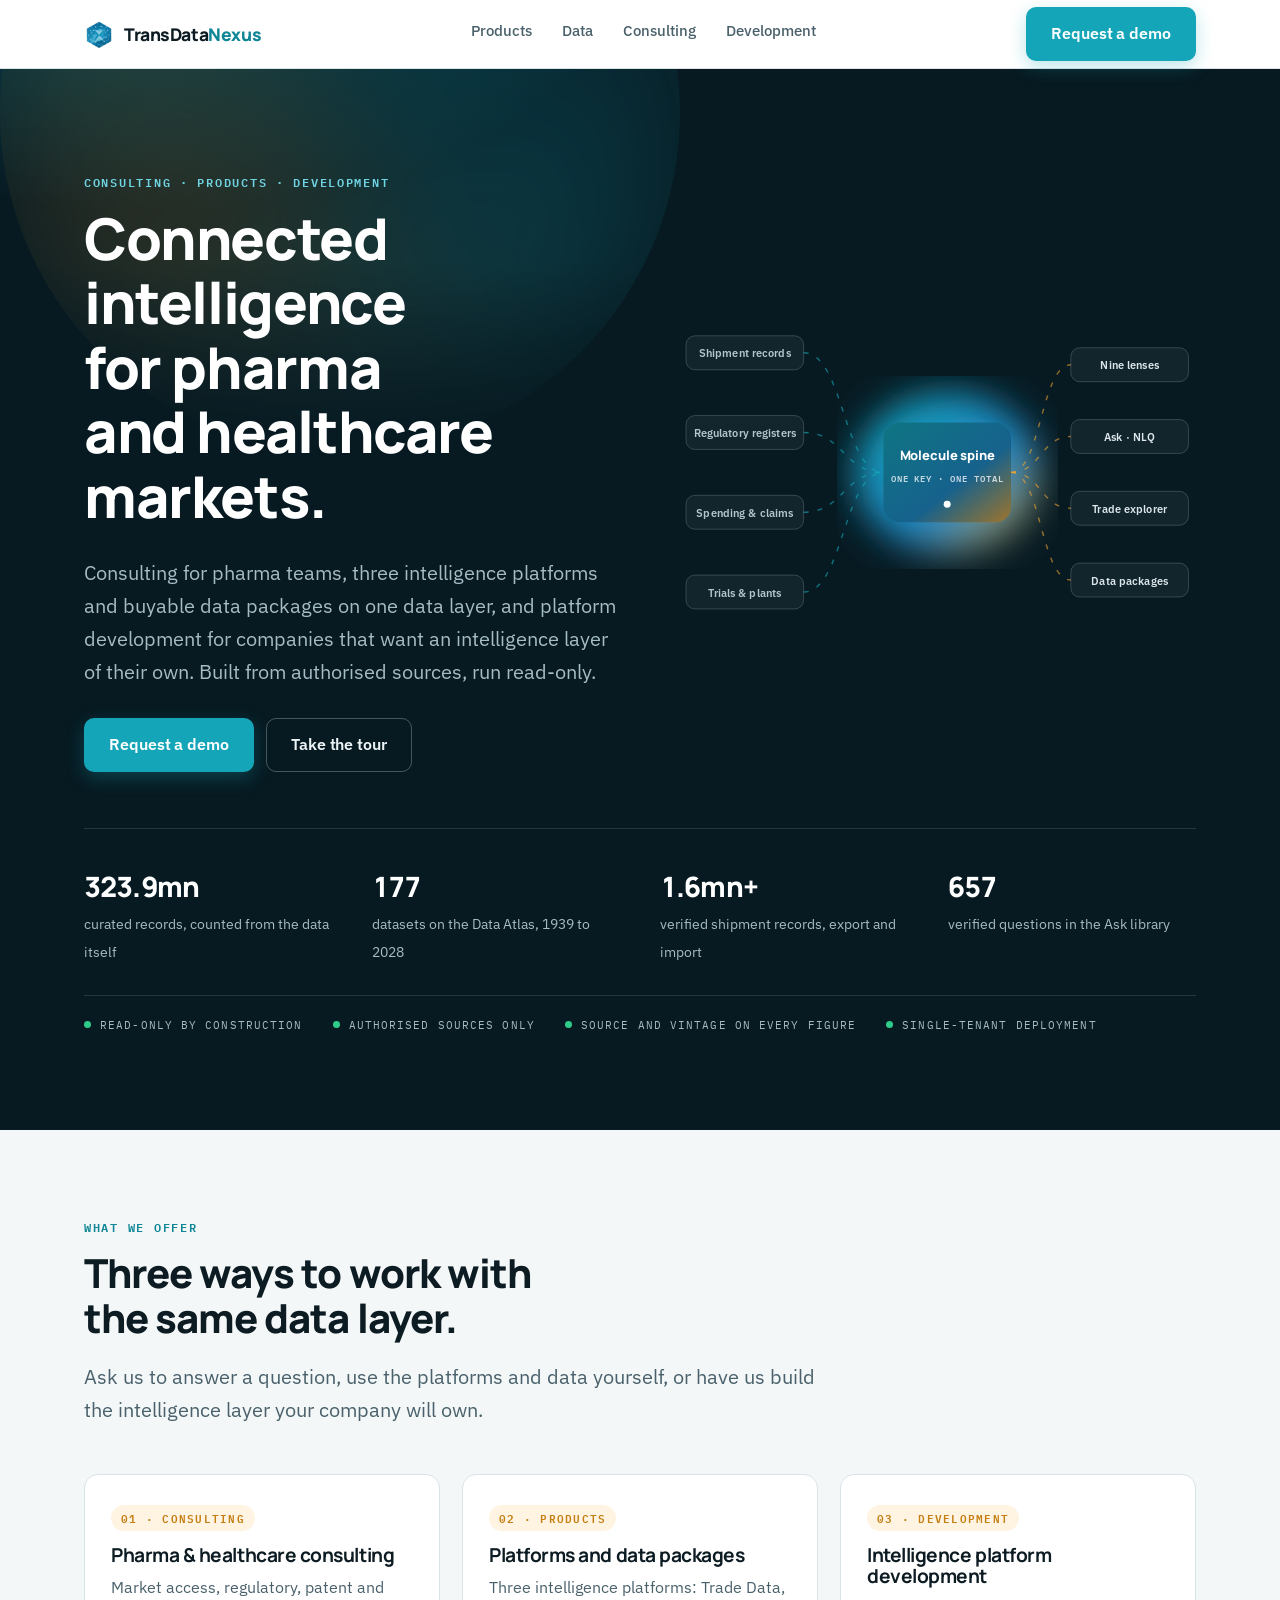
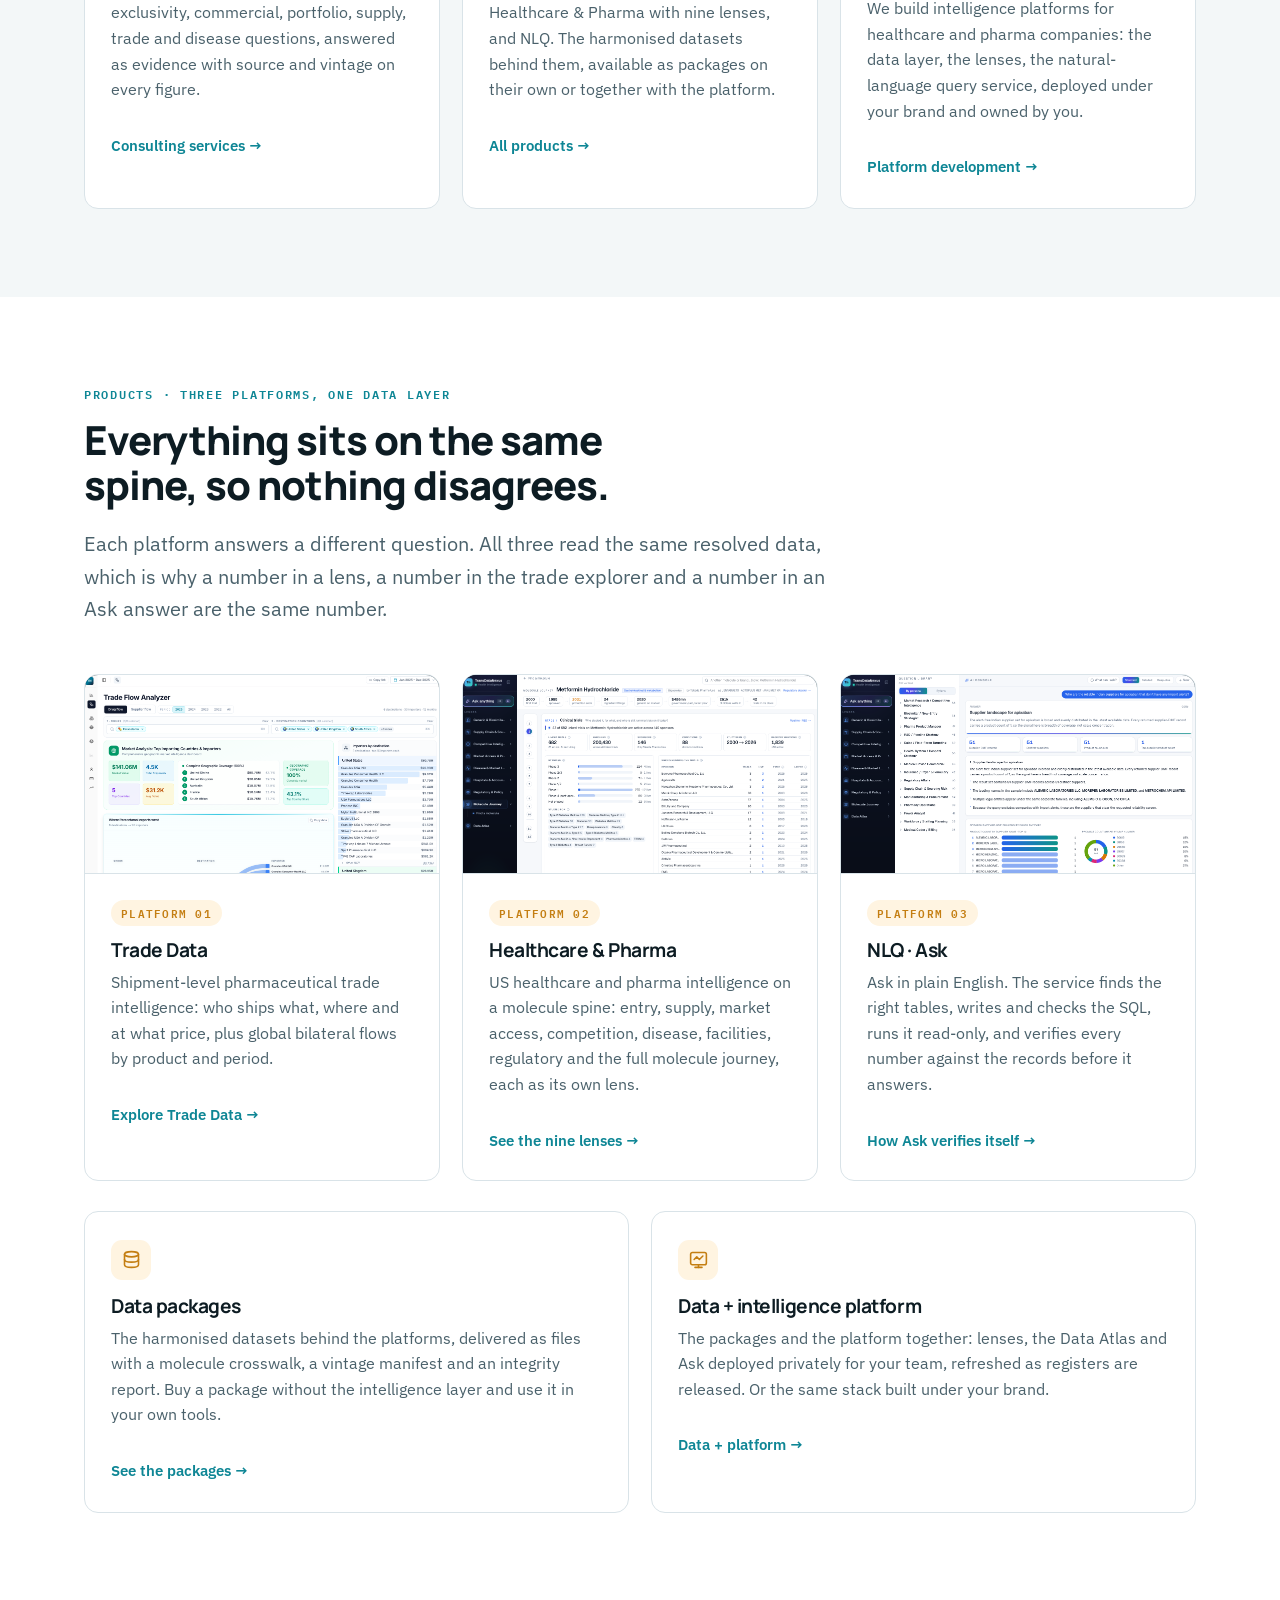
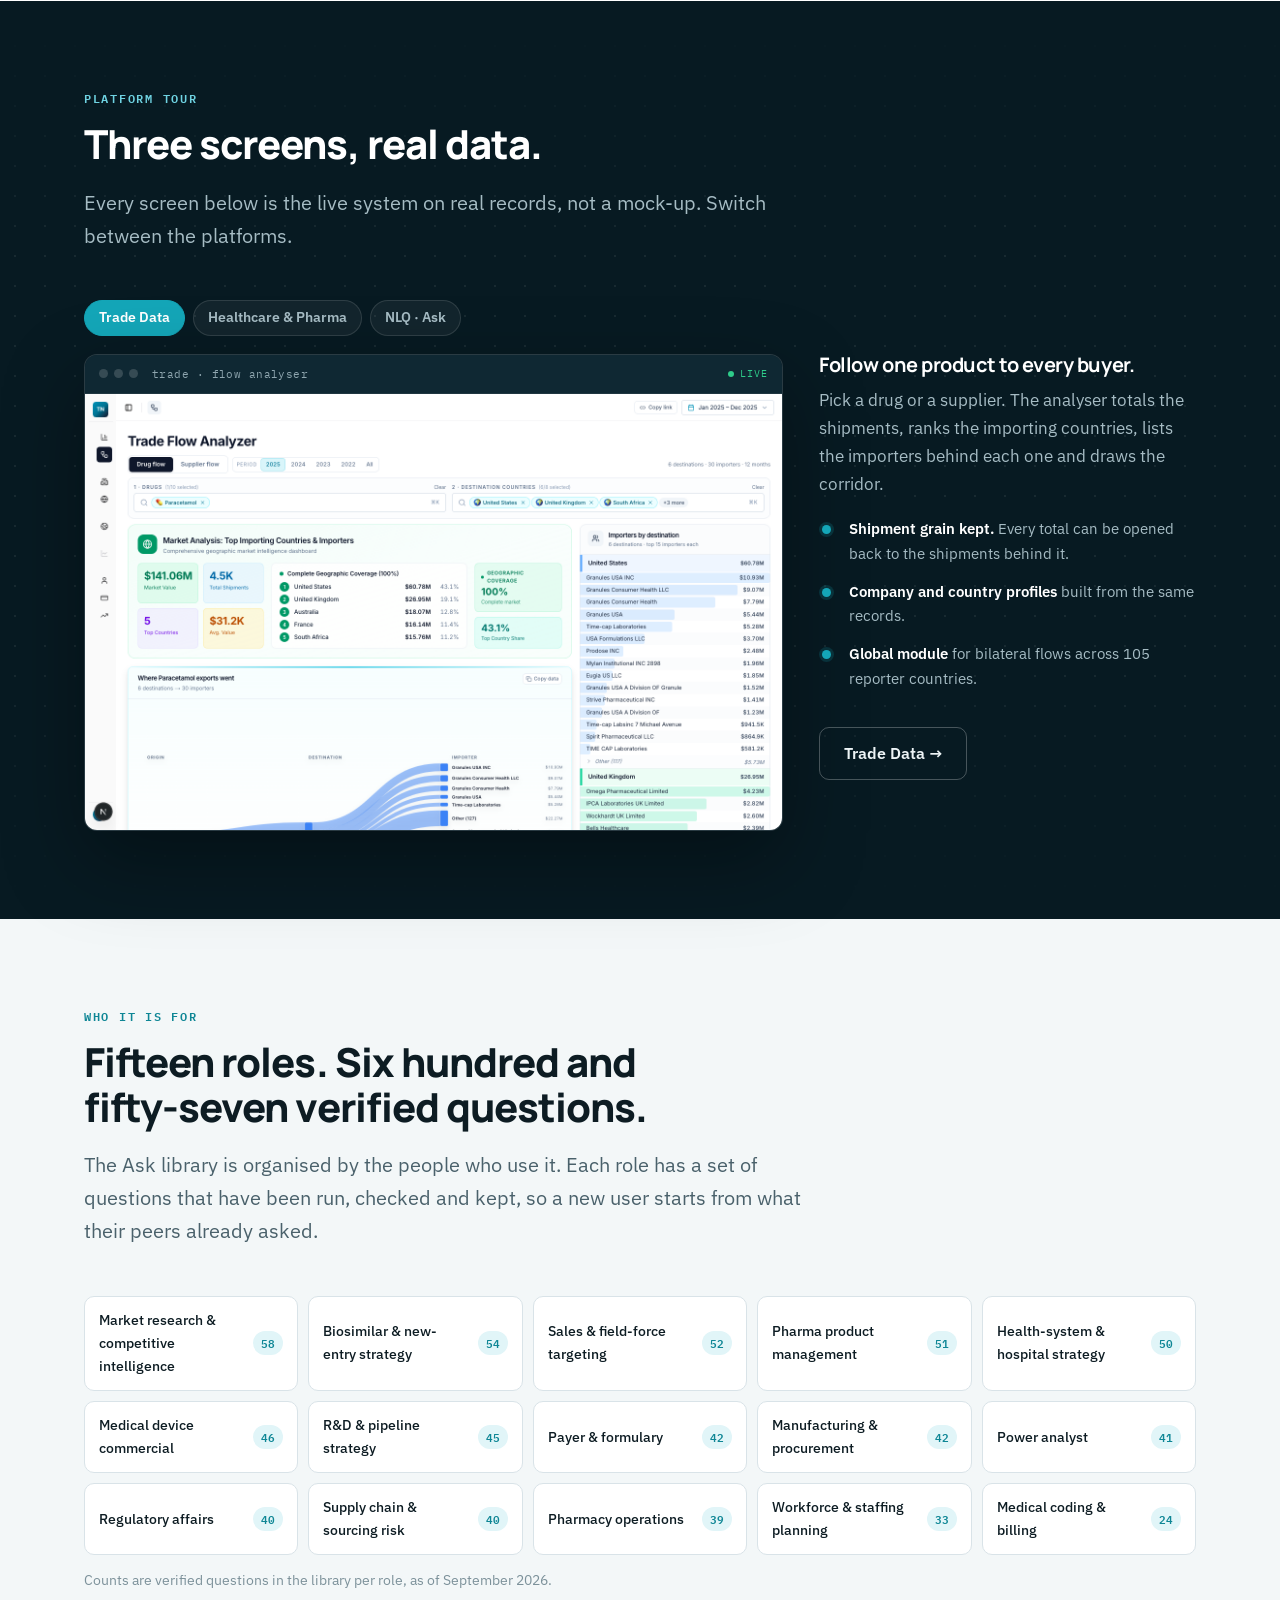
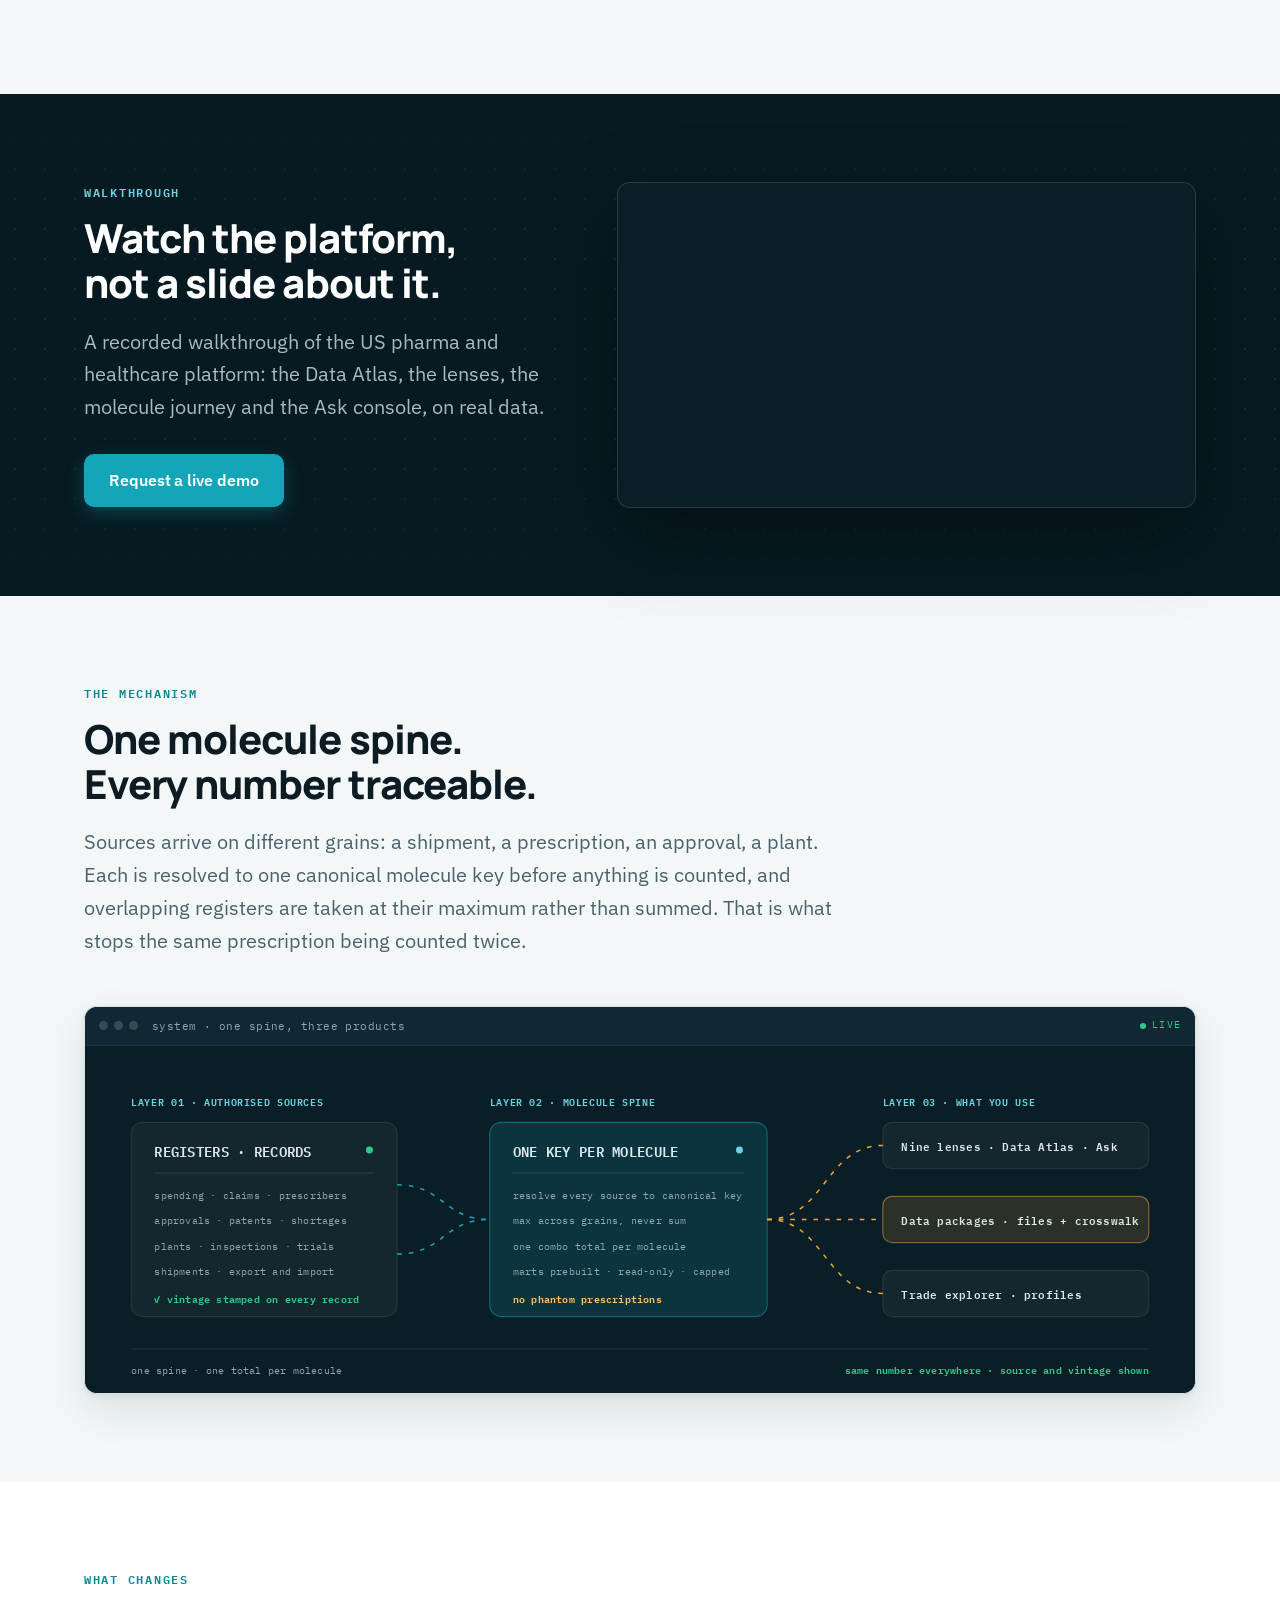
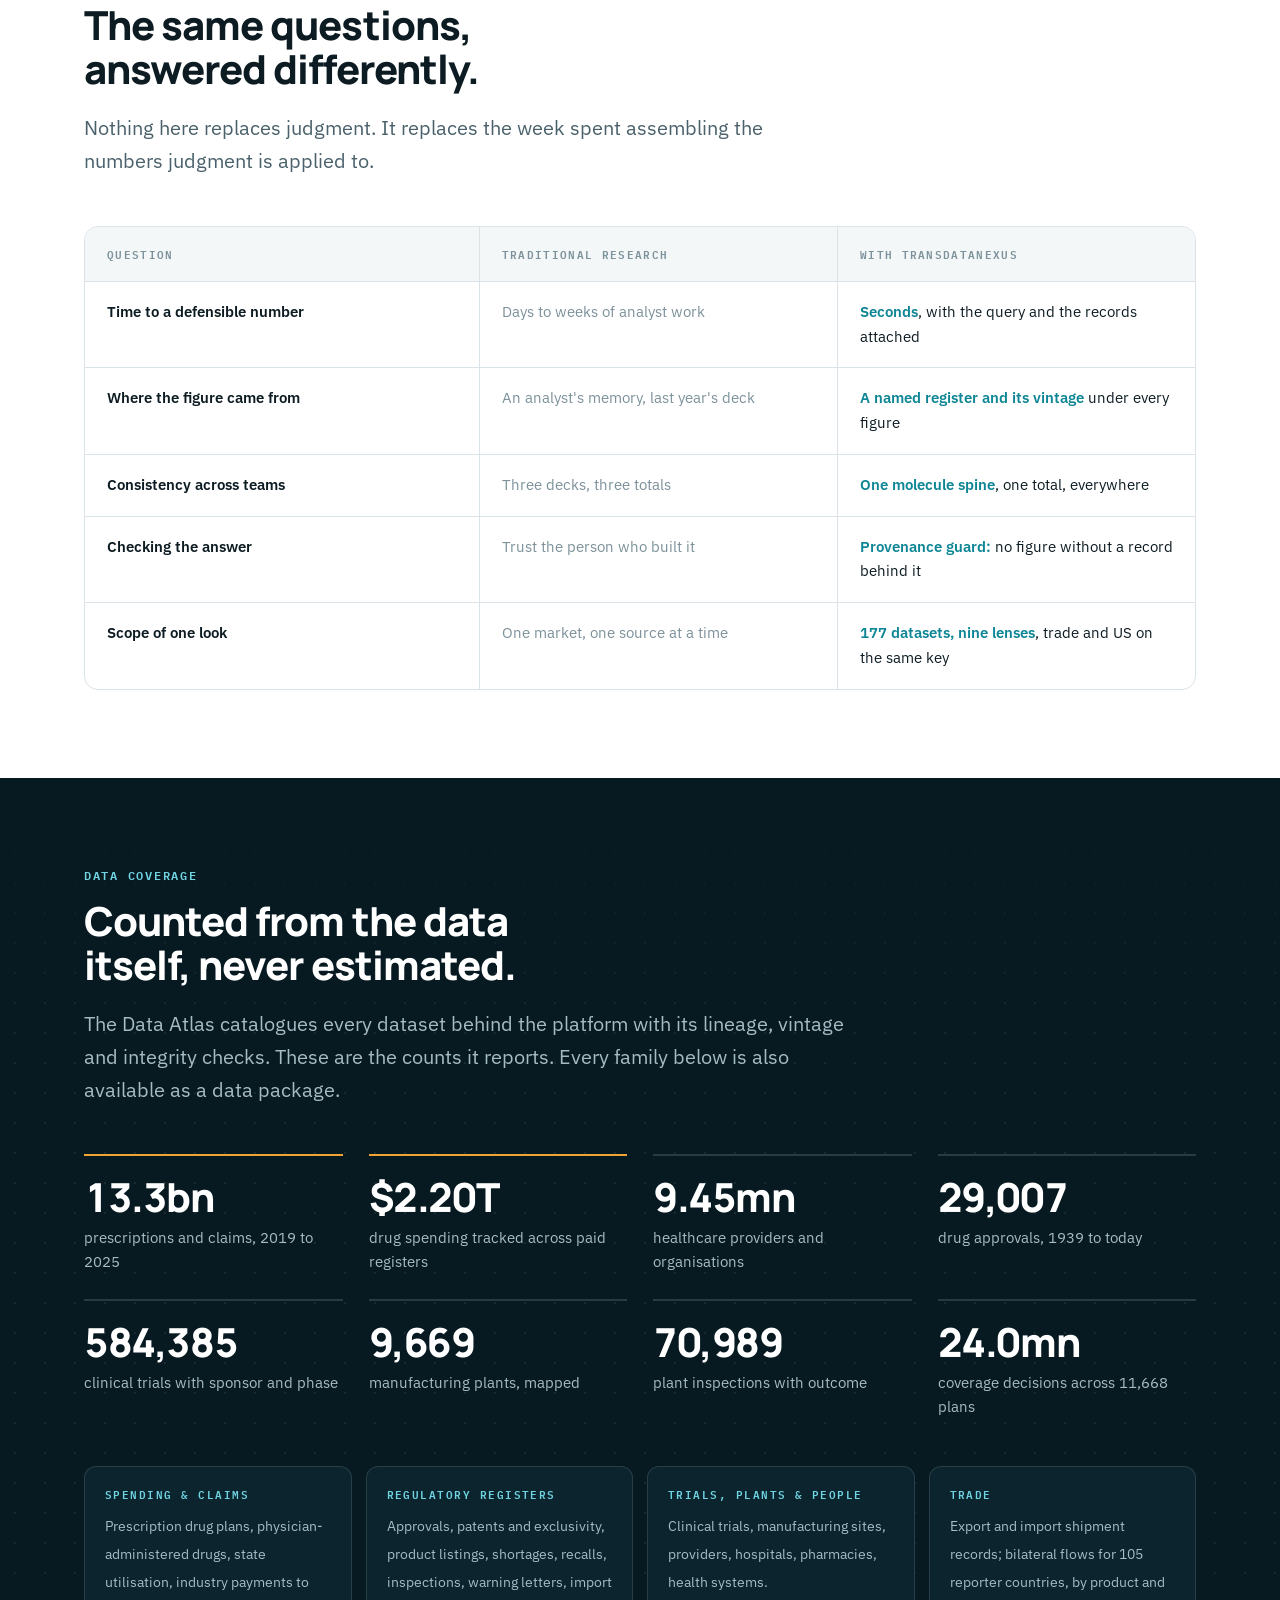
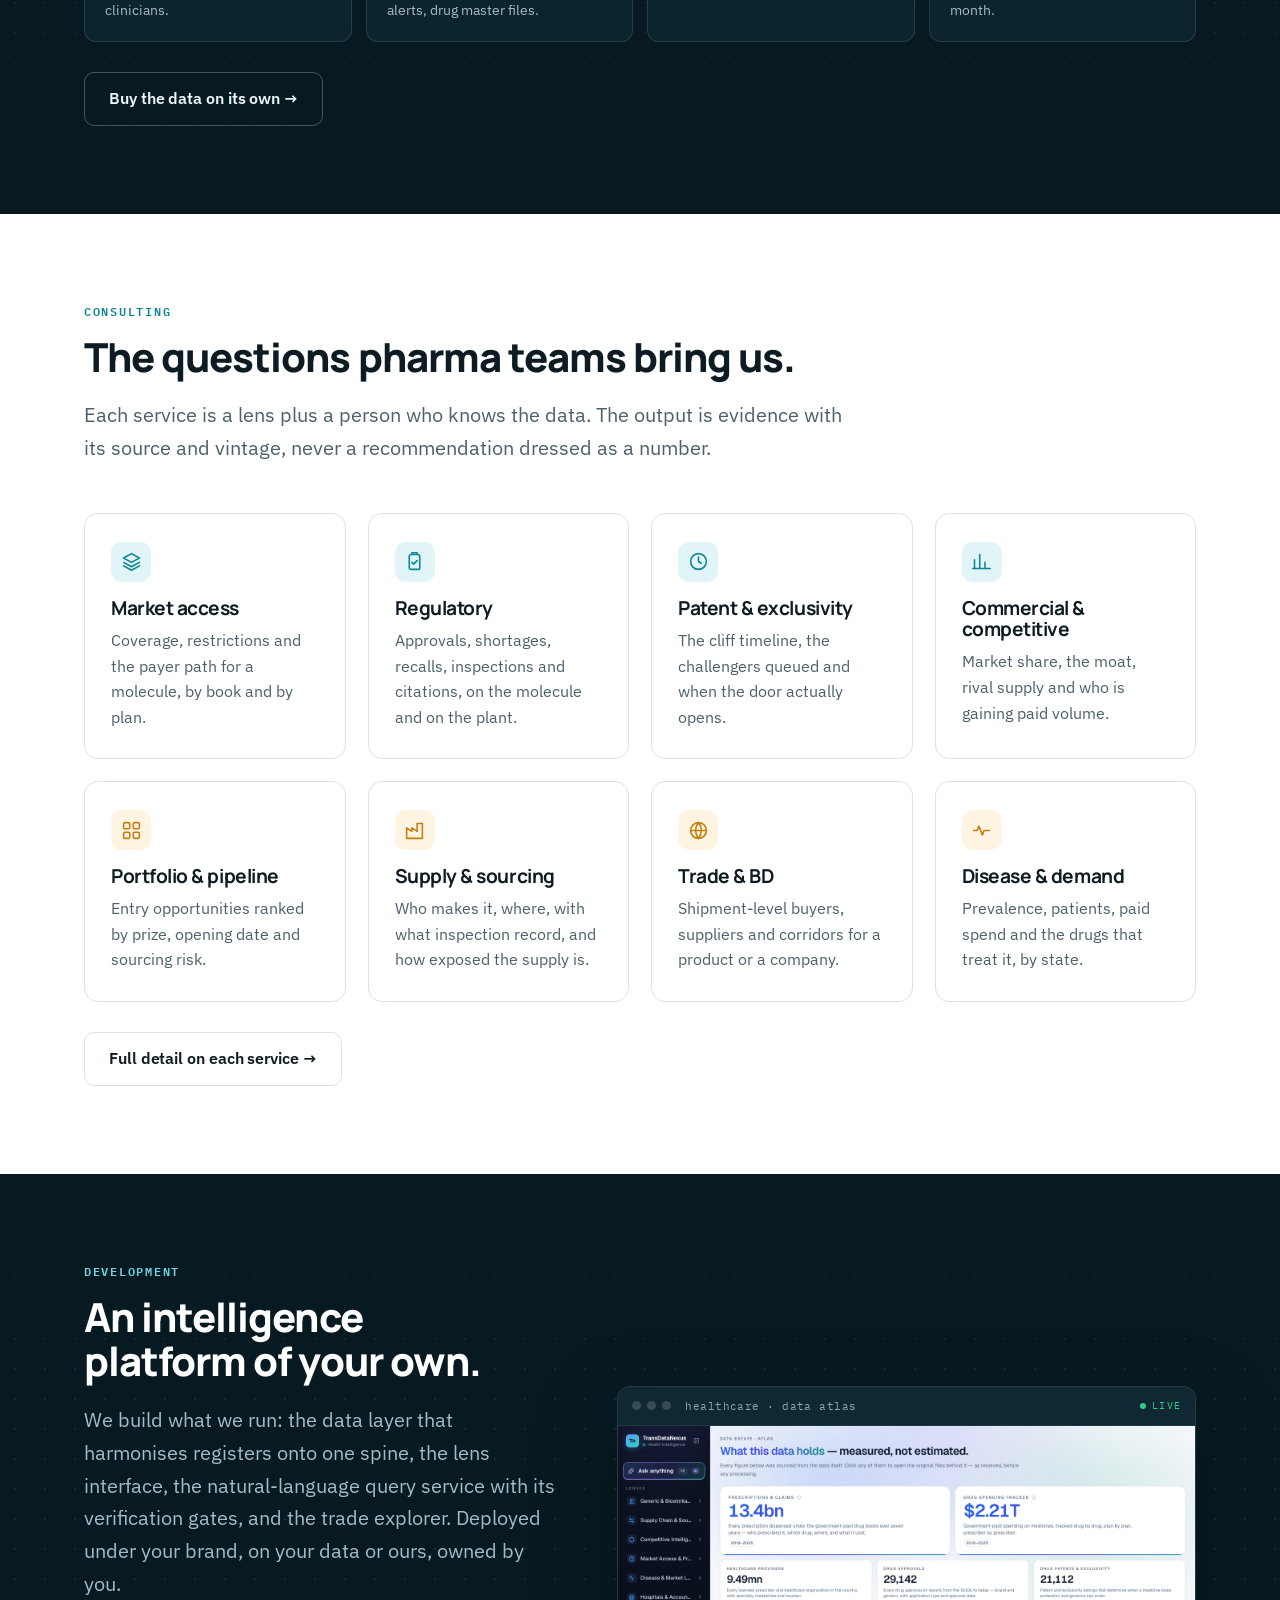
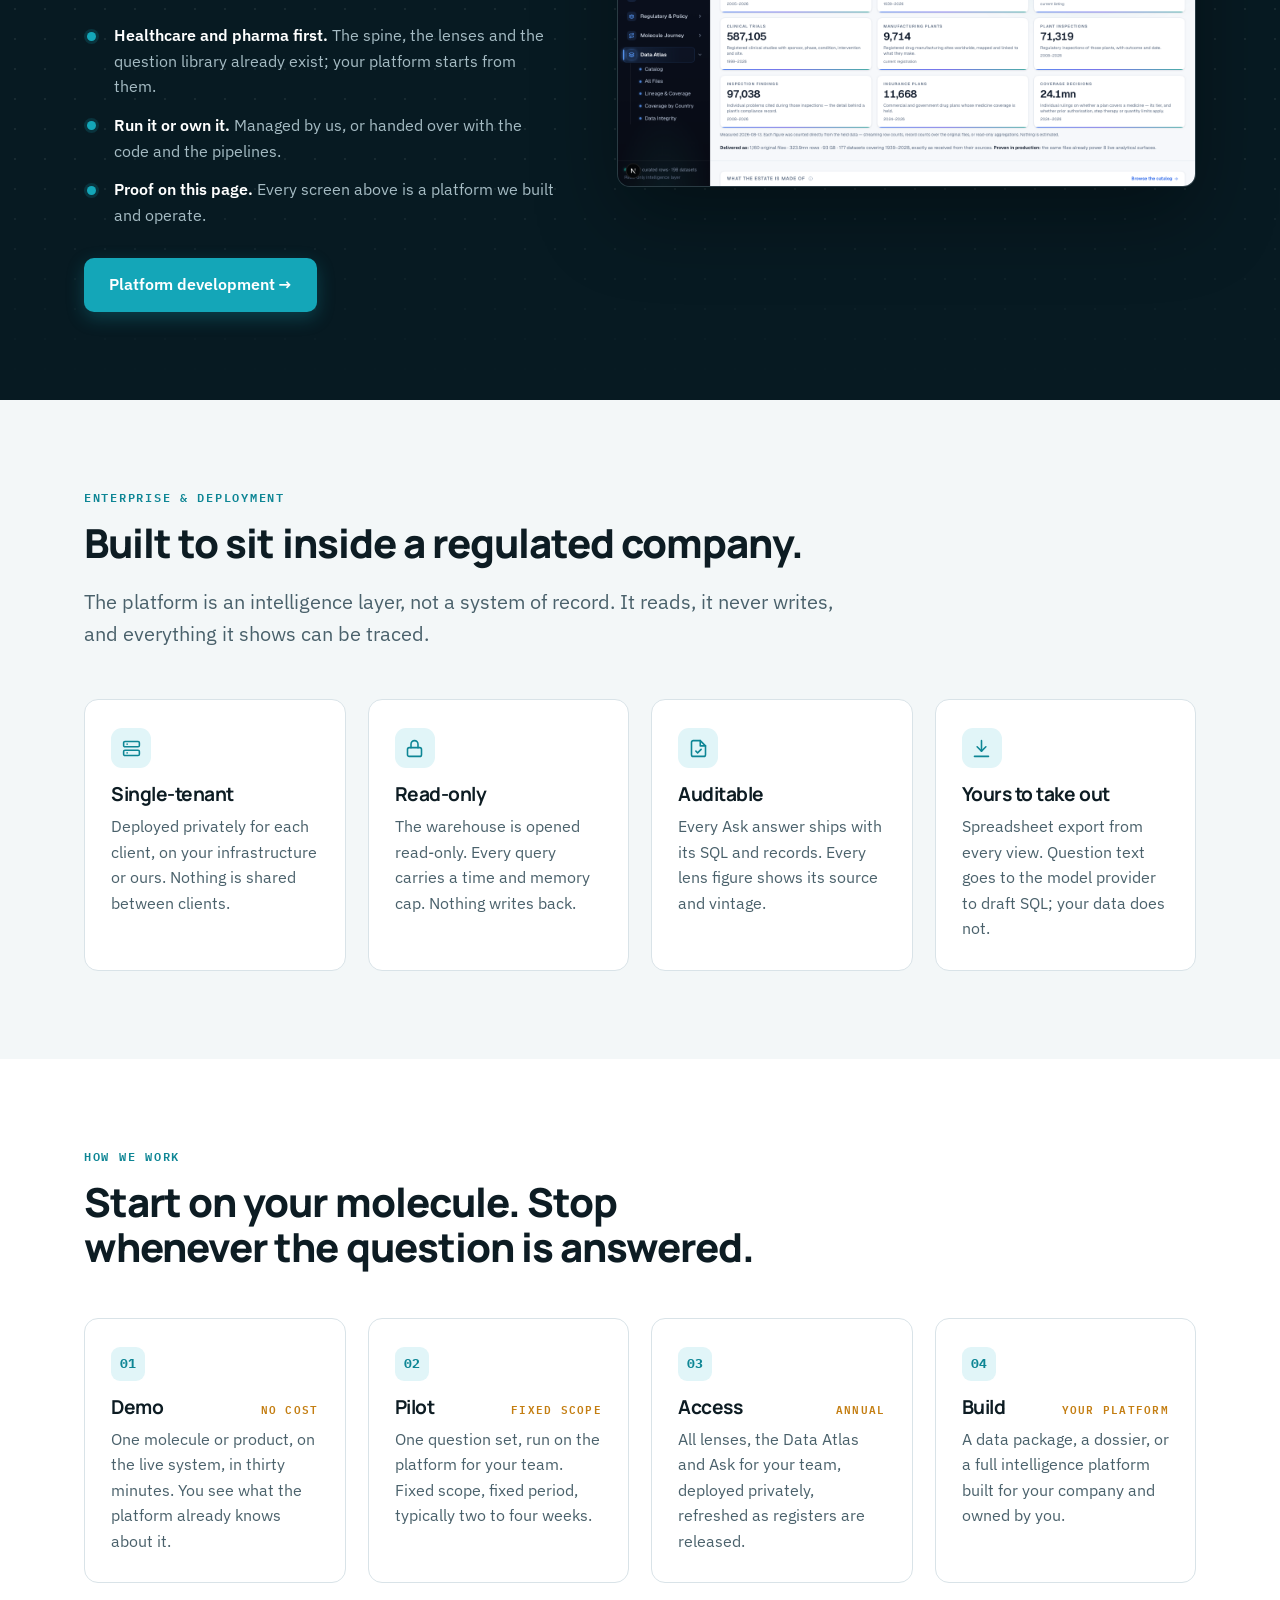
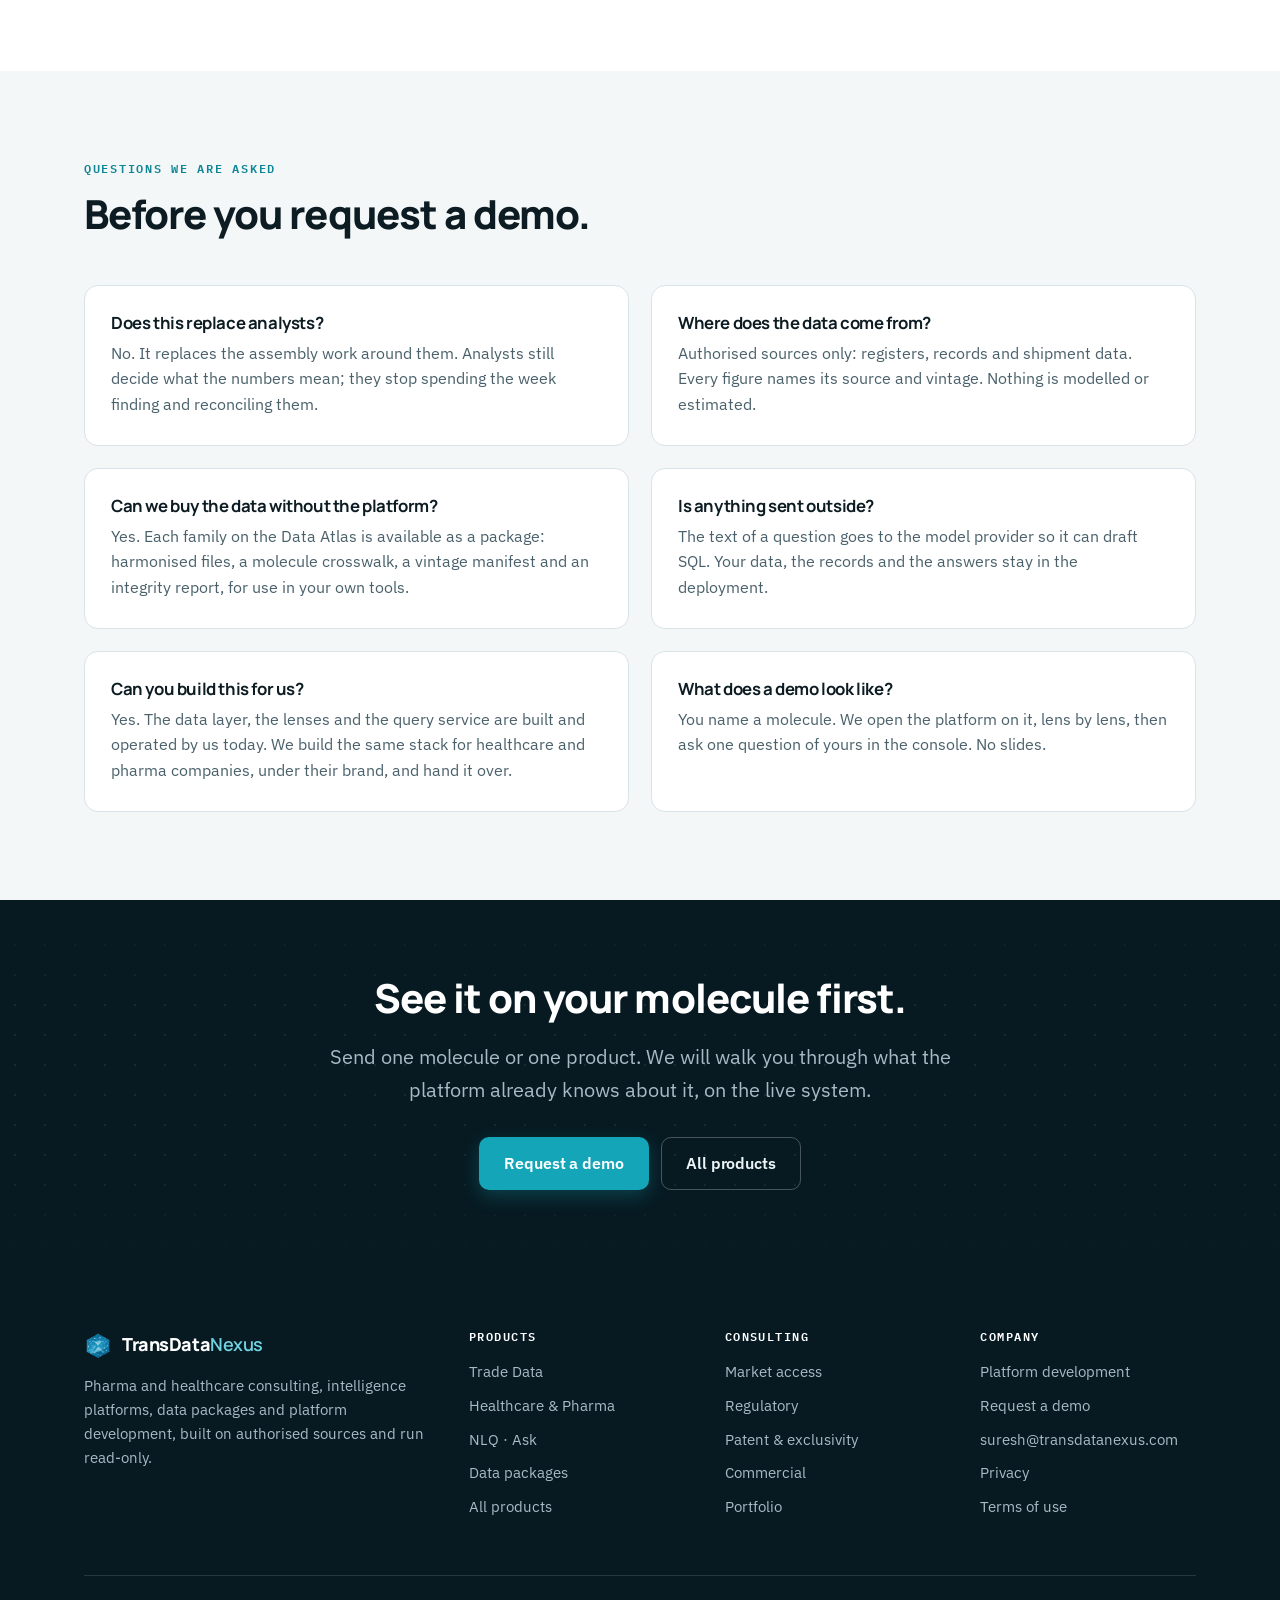
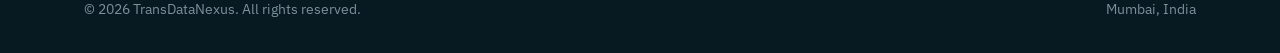
<file: index.html>
<!doctype html>
<html lang="en">
<head>
<meta charset="utf-8">
<meta name="viewport" content="width=device-width, initial-scale=1">
<title>TransDataNexus — Pharma, healthcare and trade intelligence</title>
<meta name="description" content="Pharma and healthcare consulting, three intelligence platforms and buyable data packages on one data layer, and intelligence-platform development for companies that want their own.">
<link rel="icon" type="image/png" sizes="32x32" href="assets/favicon-32.png">
<link rel="apple-touch-icon" href="assets/mark-96.png">
<meta property="og:title" content="TransDataNexus — Pharma, healthcare and trade intelligence">
<meta property="og:description" content="Consulting, intelligence platforms, data packages and platform development for pharma and healthcare, built on authorised sources.">
<meta property="og:type" content="website">
<meta property="og:url" content="https://transdatanexus.com/">
<meta property="og:image" content="https://transdatanexus.com/assets/og.png">
<meta name="twitter:card" content="summary_large_image">
<link rel="preconnect" href="https://fonts.googleapis.com">
<link rel="preconnect" href="https://fonts.gstatic.com" crossorigin>
<link rel="stylesheet" href="https://fonts.googleapis.com/css2?family=Manrope:wght@700;800&family=IBM+Plex+Sans:wght@400;500;600&family=IBM+Plex+Mono:wght@400;600&display=swap">
<link rel="stylesheet" href="assets/styles.css">
<script type="application/ld+json">
{"@context":"https://schema.org","@type":"Organization","name":"TransDataNexus","url":"https://transdatanexus.com","email":"suresh@transdatanexus.com","address":{"@type":"PostalAddress","addressLocality":"Mumbai","addressCountry":"IN"},"description":"Pharma and healthcare consulting, intelligence platforms, data packages and platform development, built on authorised sources."}
</script>
</head>
<body>

<header class="site-header">
  <div class="wrap nav">
    <a class="brand" href="index.html" aria-label="TransDataNexus home">
      <img src="assets/mark-96.png" alt="" width="30" height="30">
      <span>TransData<b>Nexus</b></span>
    </a>
    <button class="nav-toggle" aria-expanded="false" aria-controls="nav">Menu</button>
    <ul class="nav-links" id="nav">
      <li><a href="products.html">Products</a></li>
      <li><a href="data.html">Data</a></li>
      <li><a href="services.html">Consulting</a></li>
      <li><a href="development.html">Development</a></li>
    </ul>
    <div class="nav-cta"><a class="btn btn-primary" href="contact.html">Request a demo</a></div>
  </div>
</header>

<!-- ============ HERO ============ -->
<section class="hero gridbg">
  <div class="wrap">
    <div class="hero-grid">
      <div>
        <p class="eyebrow on-dark">Consulting · Products · Development</p>
        <h1>Connected intelligence for pharma and healthcare markets.</h1>
        <p class="lede on-dark">Consulting for pharma teams, three intelligence platforms and buyable data packages on one data layer, and platform development for companies that want an intelligence layer of their own. Built from authorised sources, run read-only.</p>
        <div class="btn-row">
          <a class="btn btn-primary" href="contact.html">Request a demo</a>
          <a class="btn btn-ghost on-dark" href="#tour">Take the tour</a>
        </div>
      </div>

      <div class="hero-viz">
        <svg class="viz" viewBox="0 0 520 400" role="img" aria-label="Authorised sources flow into one molecule spine, which feeds the lenses, the Ask console, the trade explorer and data packages.">
          <defs>
            <linearGradient id="hub" x1="0" y1="0" x2="1" y2="1">
              <stop offset="0%" stop-color="#14A6B8"/><stop offset="60%" stop-color="#1E88C7"/><stop offset="100%" stop-color="#F0A431"/>
            </linearGradient>
            <filter id="blur"><feGaussianBlur stdDeviation="18"/></filter>
          </defs>
          <ellipse class="viz-halo" cx="270" cy="200" rx="92" ry="80" fill="url(#hub)" filter="url(#blur)"/>
          <path class="viz-link" d="M126,80 C166,80 166,200 206,200"/>
          <path class="viz-link" d="M126,160 C166,160 166,200 206,200"/>
          <path class="viz-link" d="M126,240 C166,240 166,200 206,200"/>
          <path class="viz-link" d="M126,320 C166,320 166,200 206,200"/>
          <path class="viz-link out" d="M334,200 C364,200 364,92 394,92"/>
          <path class="viz-link out" d="M334,200 C364,200 364,164 394,164"/>
          <path class="viz-link out" d="M334,200 C364,200 364,236 394,236"/>
          <path class="viz-link out" d="M334,200 C364,200 364,308 394,308"/>
          <g>
            <rect class="viz-node" x="8" y="63" width="118" height="34" rx="9"/>
            <text class="viz-label" x="67" y="80" text-anchor="middle" dominant-baseline="central">Shipment records</text>
            <rect class="viz-node" x="8" y="143" width="118" height="34" rx="9"/>
            <text class="viz-label" x="67" y="160" text-anchor="middle" dominant-baseline="central">Regulatory registers</text>
            <rect class="viz-node" x="8" y="223" width="118" height="34" rx="9"/>
            <text class="viz-label" x="67" y="240" text-anchor="middle" dominant-baseline="central">Spending &amp; claims</text>
            <rect class="viz-node" x="8" y="303" width="118" height="34" rx="9"/>
            <text class="viz-label" x="67" y="320" text-anchor="middle" dominant-baseline="central">Trials &amp; plants</text>
          </g>
          <rect x="206" y="150" width="128" height="100" rx="16" fill="url(#hub)"/>
          <rect x="206" y="150" width="128" height="100" rx="16" fill="rgba(7,26,34,.35)"/>
          <text class="viz-hub-label" x="270" y="188" text-anchor="middle">Molecule spine</text>
          <text class="viz-hub-sub" x="270" y="210" text-anchor="middle">ONE KEY · ONE TOTAL</text>
          <circle class="viz-dot" cx="270" cy="232" r="3.5" fill="#fff"/>
          <g>
            <rect class="viz-node" x="394" y="75" width="118" height="34" rx="9"/>
            <text class="viz-label out" x="453" y="92" text-anchor="middle" dominant-baseline="central">Nine lenses</text>
            <rect class="viz-node" x="394" y="147" width="118" height="34" rx="9"/>
            <text class="viz-label out" x="453" y="164" text-anchor="middle" dominant-baseline="central">Ask · NLQ</text>
            <rect class="viz-node" x="394" y="219" width="118" height="34" rx="9"/>
            <text class="viz-label out" x="453" y="236" text-anchor="middle" dominant-baseline="central">Trade explorer</text>
            <rect class="viz-node" x="394" y="291" width="118" height="34" rx="9"/>
            <text class="viz-label out" x="453" y="308" text-anchor="middle" dominant-baseline="central">Data packages</text>
          </g>
        </svg>
      </div>
    </div>

    <div class="hero-stats">
      <div class="stat"><strong data-count="323.9" data-suffix="mn">323.9mn</strong><span>curated records, counted from the data itself</span></div>
      <div class="stat"><strong data-count="177">177</strong><span>datasets on the Data Atlas, 1939 to 2028</span></div>
      <div class="stat"><strong data-count="1.6" data-suffix="mn+">1.6mn+</strong><span>verified shipment records, export and import</span></div>
      <div class="stat"><strong data-count="657">657</strong><span>verified questions in the Ask library</span></div>
    </div>
    <div class="trust">
      <span>Read-only by construction</span><span>Authorised sources only</span><span>Source and vintage on every figure</span><span>Single-tenant deployment</span>
    </div>
  </div>
</section>

<!-- ============ THREE PILLARS ============ -->
<section class="band-wash">
  <div class="wrap">
    <p class="eyebrow">What we offer</p>
    <h2 class="narrow">Three ways to work with the same data layer.</h2>
    <p class="lede narrow">Ask us to answer a question, use the platforms and data yourself, or have us build the intelligence layer your company will own.</p>
    <div class="grid grid-3 mt-lg">
      <article class="card">
        <span class="card-tag">01 · Consulting</span>
        <h3>Pharma &amp; healthcare consulting</h3>
        <p>Market access, regulatory, patent and exclusivity, commercial, portfolio, supply, trade and disease questions, answered as evidence with source and vintage on every figure.</p>
        <a class="more" href="services.html">Consulting services →</a>
      </article>
      <article class="card">
        <span class="card-tag">02 · Products</span>
        <h3>Platforms and data packages</h3>
        <p>Three intelligence platforms: Trade Data, Healthcare &amp; Pharma with nine lenses, and NLQ. The harmonised datasets behind them, available as packages on their own or together with the platform.</p>
        <a class="more" href="products.html">All products →</a>
      </article>
      <article class="card">
        <span class="card-tag">03 · Development</span>
        <h3>Intelligence platform development</h3>
        <p>We build intelligence platforms for healthcare and pharma companies: the data layer, the lenses, the natural-language query service, deployed under your brand and owned by you.</p>
        <a class="more" href="development.html">Platform development →</a>
      </article>
    </div>
  </div>
</section>

<!-- ============ PRODUCTS ============ -->
<section>
  <div class="wrap">
    <p class="eyebrow">Products · three platforms, one data layer</p>
    <h2 class="narrow">Everything sits on the same spine, so nothing disagrees.</h2>
    <p class="lede narrow">Each platform answers a different question. All three read the same resolved data, which is why a number in a lens, a number in the trade explorer and a number in an Ask answer are the same number.</p>

    <div class="grid grid-3 mt-lg">
      <article class="card card-shot">
        <div class="shot-strip"><img src="assets/shots/trade/dashboard-trade-flow.png" alt="Trade flow analyser: paracetamol exports by destination and importer" loading="lazy"></div>
        <div class="card-body">
          <span class="card-tag">Platform 01</span>
          <h3>Trade Data</h3>
          <p>Shipment-level pharmaceutical trade intelligence: who ships what, where and at what price, plus global bilateral flows by product and period.</p>
          <a class="more" href="trade.html">Explore Trade Data →</a>
        </div>
      </article>
      <article class="card card-shot">
        <div class="shot-strip"><img src="assets/shots/health/journey-metformin.png" alt="Molecule journey lens for metformin across twelve data stages" loading="lazy"></div>
        <div class="card-body">
          <span class="card-tag">Platform 02</span>
          <h3>Healthcare &amp; Pharma</h3>
          <p>US healthcare and pharma intelligence on a molecule spine: entry, supply, market access, competition, disease, facilities, regulatory and the full molecule journey, each as its own lens.</p>
          <a class="more" href="healthcare.html">See the nine lenses →</a>
        </div>
      </article>
      <article class="card card-shot">
        <div class="shot-strip"><img src="assets/shots/nlq/ask.png" alt="Ask console answering a plain-English question with verified figures, charts and sources" loading="lazy"></div>
        <div class="card-body">
          <span class="card-tag">Platform 03</span>
          <h3>NLQ · Ask</h3>
          <p>Ask in plain English. The service finds the right tables, writes and checks the SQL, runs it read-only, and verifies every number against the records before it answers.</p>
          <a class="more" href="nlq.html">How Ask verifies itself →</a>
        </div>
      </article>
    </div>

    <div class="grid grid-2 mt-md">
      <article class="card">
        <span class="ico amber"><svg viewBox="0 0 24 24"><ellipse cx="12" cy="6" rx="8" ry="3"/><path d="M4 6v6c0 1.7 3.6 3 8 3s8-1.3 8-3V6"/><path d="M4 12v6c0 1.7 3.6 3 8 3s8-1.3 8-3v-6"/></svg></span>
        <h3>Data packages</h3>
        <p>The harmonised datasets behind the platforms, delivered as files with a molecule crosswalk, a vintage manifest and an integrity report. Buy a package without the intelligence layer and use it in your own tools.</p>
        <a class="more" href="data.html">See the packages →</a>
      </article>
      <article class="card">
        <span class="ico amber"><svg viewBox="0 0 24 24"><rect x="3" y="4" width="18" height="14" rx="2"/><path d="M8 21h8"/><path d="M12 18v3"/><path d="M7 12l3-3 3 3 4-4"/></svg></span>
        <h3>Data + intelligence platform</h3>
        <p>The packages and the platform together: lenses, the Data Atlas and Ask deployed privately for your team, refreshed as registers are released. Or the same stack built under your brand.</p>
        <a class="more" href="development.html">Data + platform →</a>
      </article>
    </div>
  </div>
</section>

<!-- ============ PLATFORM TOUR ============ -->
<section class="band-dark gridbg" id="tour">
  <div class="wrap">
    <p class="eyebrow on-dark">Platform tour</p>
    <h2 class="narrow">Three screens, real data.</h2>
    <p class="lede on-dark narrow">Every screen below is the live system on real records, not a mock-up. Switch between the platforms.</p>

    <div class="mt-lg" data-tabs>
      <div class="tabs" role="tablist" aria-label="Platform tour">
        <button role="tab" id="tour-t1" aria-controls="tour-p1" aria-selected="true">Trade Data</button>
        <button role="tab" id="tour-t2" aria-controls="tour-p2" aria-selected="false">Healthcare &amp; Pharma</button>
        <button role="tab" id="tour-t3" aria-controls="tour-p3" aria-selected="false">NLQ · Ask</button>
      </div>

      <div role="tabpanel" id="tour-p1" aria-labelledby="tour-t1">
        <div class="tour">
          <div class="shot"><div class="frame-bar"><i></i><i></i><i></i><em>trade · flow analyser</em><span class="live">live</span></div><img src="assets/shots/trade/dashboard-trade-flow.png" alt="Trade flow analyser for paracetamol: market value, shipments, top importing countries and a flow diagram from supplier to importer" loading="lazy"></div>
          <div class="tour-side">
            <h3>Follow one product to every buyer.</h3>
            <p>Pick a drug or a supplier. The analyser totals the shipments, ranks the importing countries, lists the importers behind each one and draws the corridor.</p>
            <ul class="ticks on-dark">
              <li><b>Shipment grain kept.</b> Every total can be opened back to the shipments behind it.</li>
              <li><b>Company and country profiles</b> built from the same records.</li>
              <li><b>Global module</b> for bilateral flows across 105 reporter countries.</li>
            </ul>
            <a class="btn btn-ghost on-dark" href="trade.html" style="margin-top:22px">Trade Data →</a>
          </div>
        </div>
      </div>

      <div role="tabpanel" id="tour-p2" aria-labelledby="tour-t2" hidden>
        <div class="tour">
          <div class="shot"><div class="frame-bar"><i></i><i></i><i></i><em>healthcare · molecule journey</em><span class="live">live</span></div><img src="assets/shots/health/journey-metformin.png" alt="Molecule journey for metformin: trials, approvals, generics, spending and supply across twelve stages" loading="lazy"></div>
          <div class="tour-side">
            <h3>One molecule through all twelve stages.</h3>
            <p>Trials, approval, patents, generic entry, spending, prescribers, plants, inspections, shortages, coverage, trade: each stage a panel, all on the same key.</p>
            <ul class="ticks on-dark">
              <li><b>Nine lenses</b> for nine kinds of decision, over the same resolved data.</li>
              <li><b>Data Atlas</b> catalogues every dataset with lineage and integrity checks.</li>
              <li><b>Source and vintage</b> printed under every figure.</li>
            </ul>
            <a class="btn btn-ghost on-dark" href="healthcare.html" style="margin-top:22px">Healthcare &amp; Pharma →</a>
          </div>
        </div>
      </div>

      <div role="tabpanel" id="tour-p3" aria-labelledby="tour-t3" hidden>
        <div class="tour">
          <div class="shot"><div class="frame-bar"><i></i><i></i><i></i><em>ask · answered in 0.39 s</em><span class="live">live</span></div><img src="assets/shots/nlq/ask.png" alt="Ask console answer: 51 alert-free Indian suppliers for apixaban, with summary, entities named and charts" loading="lazy"></div>
          <div class="tour-side">
            <h3>Ask in English. Get a number you can check.</h3>
            <p>“Who are the reliable Indian suppliers for apixaban that don't have any import alerts?” returned 51 supplier records, the entities behind them, and the query and records to prove it.</p>
            <ul class="ticks on-dark">
              <li><b>Grounded first:</b> entities and schema retrieved before any SQL is written.</li>
              <li><b>Checked after:</b> every figure must trace to a returned record.</li>
              <li><b>Clarifies</b> instead of guessing when the question cannot be answered as asked.</li>
            </ul>
            <a class="btn btn-ghost on-dark" href="nlq.html" style="margin-top:22px">NLQ · Ask →</a>
          </div>
        </div>
      </div>
    </div>
  </div>
</section>

<!-- ============ WHO IT IS FOR ============ -->
<section class="band-wash">
  <div class="wrap">
    <p class="eyebrow">Who it is for</p>
    <h2 class="narrow">Fifteen roles. Six hundred and fifty-seven verified questions.</h2>
    <p class="lede narrow">The Ask library is organised by the people who use it. Each role has a set of questions that have been run, checked and kept, so a new user starts from what their peers already asked.</p>
    <div class="personas mt-lg">
      <div class="persona"><span>Market research &amp; competitive intelligence</span><b>58</b></div>
      <div class="persona"><span>Biosimilar &amp; new-entry strategy</span><b>54</b></div>
      <div class="persona"><span>Sales &amp; field-force targeting</span><b>52</b></div>
      <div class="persona"><span>Pharma product management</span><b>51</b></div>
      <div class="persona"><span>Health-system &amp; hospital strategy</span><b>50</b></div>
      <div class="persona"><span>Medical device commercial</span><b>46</b></div>
      <div class="persona"><span>R&amp;D &amp; pipeline strategy</span><b>45</b></div>
      <div class="persona"><span>Payer &amp; formulary</span><b>42</b></div>
      <div class="persona"><span>Manufacturing &amp; procurement</span><b>42</b></div>
      <div class="persona"><span>Power analyst</span><b>41</b></div>
      <div class="persona"><span>Regulatory affairs</span><b>40</b></div>
      <div class="persona"><span>Supply chain &amp; sourcing risk</span><b>40</b></div>
      <div class="persona"><span>Pharmacy operations</span><b>39</b></div>
      <div class="persona"><span>Workforce &amp; staffing planning</span><b>33</b></div>
      <div class="persona"><span>Medical coding &amp; billing</span><b>24</b></div>
    </div>
    <p class="form-note" style="margin-top:14px">Counts are verified questions in the library per role, as of September 2026.</p>
  </div>
</section>

<!-- ============ VIDEO ============ -->
<section class="band-dark gridbg">
  <div class="wrap">
    <div class="split split-narrow">
      <div>
        <p class="eyebrow on-dark">Walkthrough</p>
        <h2>Watch the platform, not a slide about it.</h2>
        <p class="lede on-dark">A recorded walkthrough of the US pharma and healthcare platform: the Data Atlas, the lenses, the molecule journey and the Ask console, on real data.</p>
        <div class="btn-row"><a class="btn btn-primary" href="contact.html">Request a live demo</a></div>
      </div>
      <div class="video">
        <iframe src="https://www.youtube-nocookie.com/embed/xWdXi1I3tyM?rel=0&modestbranding=1" title="TransDataNexus teaser — AI-native US pharma and healthcare intelligence platform, full walkthrough" loading="lazy" allow="accelerometer; autoplay; clipboard-write; encrypted-media; gyroscope; picture-in-picture; web-share" allowfullscreen referrerpolicy="strict-origin-when-cross-origin"></iframe>
      </div>
    </div>
  </div>
</section>

<!-- ============ MECHANISM ============ -->
<section class="band-wash">
  <div class="wrap">
    <p class="eyebrow">The mechanism</p>
    <h2 class="narrow">One molecule spine. Every number traceable.</h2>
    <p class="lede narrow">Sources arrive on different grains: a shipment, a prescription, an approval, a plant. Each is resolved to one canonical molecule key before anything is counted, and overlapping registers are taken at their maximum rather than summed. That is what stops the same prescription being counted twice.</p>

    <div class="frame mt-lg">
      <div class="frame-bar"><i></i><i></i><i></i><em>system · one spine, three products</em><span class="live">live</span></div>
      <svg viewBox="0 0 960 300" role="img" aria-label="Authorised sources are resolved to one molecule key, then served to lenses, Ask, the trade explorer and data packages.">
        <rect class="fx-bg" width="960" height="300"/>
        <text class="fx-txt-a" x="40" y="52">LAYER 01 · AUTHORISED SOURCES</text>
        <rect class="fx-panel" x="40" y="66" width="230" height="168" rx="10"/>
        <text class="fx-txt-b" x="60" y="96" style="font-size:12px">REGISTERS · RECORDS</text>
        <line class="fx-rule" x1="60" y1="110" x2="250" y2="110"/>
        <text class="fx-txt" x="60" y="132">spending · claims · prescribers</text>
        <text class="fx-txt" x="60" y="154">approvals · patents · shortages</text>
        <text class="fx-txt" x="60" y="176">plants · inspections · trials</text>
        <text class="fx-txt" x="60" y="198">shipments · export and import</text>
        <text class="fx-txt-g" x="60" y="222">✓ vintage stamped on every record</text>
        <circle class="viz-dot" cx="246" cy="90" r="3" fill="#2ECC8A"/>
        <path class="fx-flow" d="M270,120 C310,120 310,150 350,150"/>
        <path class="fx-flow" d="M270,180 C310,180 310,150 350,150"/>
        <text class="fx-txt-a" x="350" y="52">LAYER 02 · MOLECULE SPINE</text>
        <rect class="fx-hl" x="350" y="66" width="240" height="168" rx="10"/>
        <text class="fx-txt-b" x="370" y="96" style="font-size:12px">ONE KEY PER MOLECULE</text>
        <line class="fx-rule" x1="370" y1="110" x2="570" y2="110"/>
        <text class="fx-txt" x="370" y="132">resolve every source to canonical key</text>
        <text class="fx-txt" x="370" y="154">max across grains, never sum</text>
        <text class="fx-txt" x="370" y="176">one combo total per molecule</text>
        <text class="fx-txt" x="370" y="198">marts prebuilt · read-only · capped</text>
        <text class="fx-txt-m" x="370" y="222">no phantom prescriptions</text>
        <circle class="viz-dot" cx="566" cy="90" r="3" fill="#6FD3E2"/>
        <path class="fx-flow amber" d="M590,150 C640,150 640,86 690,86"/>
        <path class="fx-flow amber" d="M590,150 L690,150"/>
        <path class="fx-flow amber" d="M590,150 C640,150 640,214 690,214"/>
        <text class="fx-txt-a" x="690" y="52">LAYER 03 · WHAT YOU USE</text>
        <rect class="fx-panel" x="690" y="66" width="230" height="40" rx="8"/>
        <text class="fx-txt-b" x="706" y="91">Nine lenses · Data Atlas · Ask</text>
        <rect class="fx-hl-m" x="690" y="130" width="230" height="40" rx="8"/>
        <text class="fx-txt-b" x="706" y="155">Data packages · files + crosswalk</text>
        <rect class="fx-panel" x="690" y="194" width="230" height="40" rx="8"/>
        <text class="fx-txt-b" x="706" y="219">Trade explorer · profiles</text>
        <line class="fx-rule" x1="40" y1="262" x2="920" y2="262"/>
        <text class="fx-txt" x="40" y="284">one spine · one total per molecule</text>
        <text class="fx-txt-g" x="920" y="284" text-anchor="end">same number everywhere · source and vintage shown</text>
      </svg>
    </div>
  </div>
</section>

<!-- ============ BEFORE / AFTER ============ -->
<section>
  <div class="wrap">
    <p class="eyebrow">What changes</p>
    <h2 class="narrow">The same questions, answered differently.</h2>
    <p class="lede narrow">Nothing here replaces judgment. It replaces the week spent assembling the numbers judgment is applied to.</p>
    <div class="flow mt-lg">
      <div class="flow-row"><div class="flow-head">Question</div><div class="flow-head">Traditional research</div><div class="flow-head">With TransDataNexus</div></div>
      <div class="flow-row"><div class="flow-stage">Time to a defensible number</div><div class="flow-was">Days to weeks of analyst work</div><div class="flow-now"><strong>Seconds</strong>, with the query and the records attached</div></div>
      <div class="flow-row"><div class="flow-stage">Where the figure came from</div><div class="flow-was">An analyst's memory, last year's deck</div><div class="flow-now"><strong>A named register and its vintage</strong> under every figure</div></div>
      <div class="flow-row"><div class="flow-stage">Consistency across teams</div><div class="flow-was">Three decks, three totals</div><div class="flow-now"><strong>One molecule spine</strong>, one total, everywhere</div></div>
      <div class="flow-row"><div class="flow-stage">Checking the answer</div><div class="flow-was">Trust the person who built it</div><div class="flow-now"><strong>Provenance guard:</strong> no figure without a record behind it</div></div>
      <div class="flow-row"><div class="flow-stage">Scope of one look</div><div class="flow-was">One market, one source at a time</div><div class="flow-now"><strong>177 datasets, nine lenses</strong>, trade and US on the same key</div></div>
    </div>
  </div>
</section>

<!-- ============ DATA COVERAGE ============ -->
<section class="band-dark gridbg">
  <div class="wrap">
    <p class="eyebrow on-dark">Data coverage</p>
    <h2 class="narrow">Counted from the data itself, never estimated.</h2>
    <p class="lede on-dark narrow">The Data Atlas catalogues every dataset behind the platform with its lineage, vintage and integrity checks. These are the counts it reports. Every family below is also available as a data package.</p>
    <div class="metrics mt-lg">
      <div class="metric hl"><strong data-count="13.4" data-suffix="bn">13.4bn</strong><span>prescriptions and claims, 2019 to 2025</span></div>
      <div class="metric hl"><strong data-count="2.21" data-prefix="$" data-suffix="T">$2.21T</strong><span>drug spending tracked across paid registers</span></div>
      <div class="metric"><strong data-count="9.49" data-suffix="mn">9.49mn</strong><span>healthcare providers and organisations</span></div>
      <div class="metric"><strong data-count="29142">29,142</strong><span>drug approvals, 1939 to today</span></div>
      <div class="metric"><strong data-count="587105">587,105</strong><span>clinical trials with sponsor and phase</span></div>
      <div class="metric"><strong data-count="9714">9,714</strong><span>manufacturing plants, mapped</span></div>
      <div class="metric"><strong data-count="71319">71,319</strong><span>plant inspections with outcome</span></div>
      <div class="metric"><strong data-count="24.1" data-suffix="mn">24.1mn</strong><span>coverage decisions across 11,668 plans</span></div>
    </div>
    <div class="families mt-lg">
      <div class="family"><b>Spending &amp; claims</b><span>Prescription drug plans, physician-administered drugs, state utilisation, industry payments to clinicians.</span></div>
      <div class="family"><b>Regulatory registers</b><span>Approvals, patents and exclusivity, product listings, shortages, recalls, inspections, warning letters, import alerts, drug master files.</span></div>
      <div class="family"><b>Trials, plants &amp; people</b><span>Clinical trials, manufacturing sites, providers, hospitals, pharmacies, health systems.</span></div>
      <div class="family"><b>Trade</b><span>Export and import shipment records; bilateral flows for 105 reporter countries, by product and month.</span></div>
    </div>
    <div class="btn-row"><a class="btn btn-ghost on-dark" href="data.html">Buy the data on its own →</a></div>
  </div>
</section>

<!-- ============ CONSULTING ============ -->
<section>
  <div class="wrap">
    <p class="eyebrow">Consulting</p>
    <h2 class="narrow">The questions pharma teams bring us.</h2>
    <p class="lede narrow">Each service is a lens plus a person who knows the data. The output is evidence with its source and vintage, never a recommendation dressed as a number.</p>

    <div class="grid grid-4 mt-lg">
      <div class="card"><span class="ico"><svg viewBox="0 0 24 24"><path d="M12 3l9 5-9 5-9-5 9-5z"/><path d="M3 13l9 5 9-5"/><path d="M3 17l9 5 9-5"/></svg></span><h3>Market access</h3><p>Coverage, restrictions and the payer path for a molecule, by book and by plan.</p></div>
      <div class="card"><span class="ico"><svg viewBox="0 0 24 24"><rect x="6" y="4" width="12" height="17" rx="2"/><path d="M9 4V2h6v2"/><path d="M9 13l2 2 4-4"/></svg></span><h3>Regulatory</h3><p>Approvals, shortages, recalls, inspections and citations, on the molecule and on the plant.</p></div>
      <div class="card"><span class="ico"><svg viewBox="0 0 24 24"><circle cx="12" cy="12" r="9"/><path d="M12 7v5l3 2"/></svg></span><h3>Patent &amp; exclusivity</h3><p>The cliff timeline, the challengers queued and when the door actually opens.</p></div>
      <div class="card"><span class="ico"><svg viewBox="0 0 24 24"><path d="M4 20V10"/><path d="M10 20V4"/><path d="M16 20v-7"/><path d="M22 20H2"/></svg></span><h3>Commercial &amp; competitive</h3><p>Market share, the moat, rival supply and who is gaining paid volume.</p></div>
      <div class="card"><span class="ico amber"><svg viewBox="0 0 24 24"><rect x="3" y="3" width="7" height="7" rx="1.5"/><rect x="14" y="3" width="7" height="7" rx="1.5"/><rect x="3" y="14" width="7" height="7" rx="1.5"/><rect x="14" y="14" width="7" height="7" rx="1.5"/></svg></span><h3>Portfolio &amp; pipeline</h3><p>Entry opportunities ranked by prize, opening date and sourcing risk.</p></div>
      <div class="card"><span class="ico amber"><svg viewBox="0 0 24 24"><path d="M3 21V9l6 4V9l6 4V4h6v17H3z"/></svg></span><h3>Supply &amp; sourcing</h3><p>Who makes it, where, with what inspection record, and how exposed the supply is.</p></div>
      <div class="card"><span class="ico amber"><svg viewBox="0 0 24 24"><circle cx="12" cy="12" r="9"/><path d="M3 12h18"/><path d="M12 3a14 14 0 010 18"/><path d="M12 3a14 14 0 000 18"/></svg></span><h3>Trade &amp; BD</h3><p>Shipment-level buyers, suppliers and corridors for a product or a company.</p></div>
      <div class="card"><span class="ico amber"><svg viewBox="0 0 24 24"><path d="M3 12h4l2-5 4 10 2-5h6"/></svg></span><h3>Disease &amp; demand</h3><p>Prevalence, patients, paid spend and the drugs that treat it, by state.</p></div>
    </div>
    <div class="btn-row"><a class="btn btn-ghost" href="services.html">Full detail on each service →</a></div>
  </div>
</section>

<!-- ============ DEVELOPMENT ============ -->
<section class="band-dark gridbg">
  <div class="wrap">
    <div class="split split-narrow">
      <div>
        <p class="eyebrow on-dark">Development</p>
        <h2>An intelligence platform of your own.</h2>
        <p class="lede on-dark">We build what we run: the data layer that harmonises registers onto one spine, the lens interface, the natural-language query service with its verification gates, and the trade explorer. Deployed under your brand, on your data or ours, owned by you.</p>
        <ul class="ticks on-dark">
          <li><b>Healthcare and pharma first.</b> The spine, the lenses and the question library already exist; your platform starts from them.</li>
          <li><b>Run it or own it.</b> Managed by us, or handed over with the code and the pipelines.</li>
          <li><b>Proof on this page.</b> Every screen above is a platform we built and operate.</li>
        </ul>
        <div class="btn-row"><a class="btn btn-primary" href="development.html">Platform development →</a></div>
      </div>
      <div class="shot">
        <div class="frame-bar"><i></i><i></i><i></i><em>healthcare · data atlas</em><span class="live">live</span></div>
        <img src="assets/shots/health/atlas.png" alt="Data Atlas: headline counts for prescriptions, spending, providers, approvals, patents, trials, plants, inspections and coverage" loading="lazy">
      </div>
    </div>
  </div>
</section>

<!-- ============ ENTERPRISE ============ -->
<section class="band-wash">
  <div class="wrap">
    <p class="eyebrow">Enterprise &amp; deployment</p>
    <h2 class="narrow">Built to sit inside a regulated company.</h2>
    <p class="lede narrow">The platform is an intelligence layer, not a system of record. It reads, it never writes, and everything it shows can be traced.</p>
    <div class="grid grid-4 mt-lg">
      <div class="card"><span class="ico"><svg viewBox="0 0 24 24"><rect x="3" y="4" width="18" height="6" rx="1.5"/><rect x="3" y="14" width="18" height="6" rx="1.5"/><path d="M7 7h.01M7 17h.01"/></svg></span><h3>Single-tenant</h3><p>Deployed privately for each client, on your infrastructure or ours. Nothing is shared between clients.</p></div>
      <div class="card"><span class="ico"><svg viewBox="0 0 24 24"><rect x="4" y="11" width="16" height="10" rx="2"/><path d="M8 11V7a4 4 0 018 0v4"/></svg></span><h3>Read-only</h3><p>The warehouse is opened read-only. Every query carries a time and memory cap. Nothing writes back.</p></div>
      <div class="card"><span class="ico"><svg viewBox="0 0 24 24"><path d="M14 3H6a2 2 0 00-2 2v14a2 2 0 002 2h12a2 2 0 002-2V9z"/><path d="M14 3v6h6"/><path d="M9 15l2 2 4-4"/></svg></span><h3>Auditable</h3><p>Every Ask answer ships with its SQL and records. Every lens figure shows its source and vintage.</p></div>
      <div class="card"><span class="ico"><svg viewBox="0 0 24 24"><path d="M12 3v12"/><path d="M7 10l5 5 5-5"/><path d="M4 21h16"/></svg></span><h3>Yours to take out</h3><p>Spreadsheet export from every view. Question text goes to the model provider to draft SQL; your data does not.</p></div>
    </div>
  </div>
</section>

<!-- ============ ENGAGEMENT ============ -->
<section>
  <div class="wrap">
    <p class="eyebrow">How we work</p>
    <h2 class="narrow">Start on your molecule. Stop whenever the question is answered.</h2>
    <div class="grid grid-4 mt-lg engage">
      <div class="card"><span class="card-num">01</span><h3>Demo <span class="tag">no cost</span></h3><p>One molecule or product, on the live system, in thirty minutes. You see what the platform already knows about it.</p></div>
      <div class="card"><span class="card-num">02</span><h3>Pilot <span class="tag">fixed scope</span></h3><p>One question set, run on the platform for your team. Fixed scope, fixed period, typically two to four weeks.</p></div>
      <div class="card"><span class="card-num">03</span><h3>Access <span class="tag">annual</span></h3><p>All lenses, the Data Atlas and Ask for your team, deployed privately, refreshed as registers are released.</p></div>
      <div class="card"><span class="card-num">04</span><h3>Build <span class="tag">your platform</span></h3><p>A data package, a dossier, or a full intelligence platform built for your company and owned by you.</p></div>
    </div>
  </div>
</section>

<!-- ============ FAQ ============ -->
<section class="band-wash">
  <div class="wrap">
    <p class="eyebrow">Questions we are asked</p>
    <h2 class="narrow">Before you request a demo.</h2>
    <div class="grid grid-2 mt-lg faq">
      <div class="card"><h3>Does this replace analysts?</h3><p>No. It replaces the assembly work around them. Analysts still decide what the numbers mean; they stop spending the week finding and reconciling them.</p></div>
      <div class="card"><h3>Where does the data come from?</h3><p>Authorised sources only: registers, records and shipment data. Every figure names its source and vintage. Nothing is modelled or estimated.</p></div>
      <div class="card"><h3>Can we buy the data without the platform?</h3><p>Yes. Each family on the Data Atlas is available as a package: harmonised files, a molecule crosswalk, a vintage manifest and an integrity report, for use in your own tools.</p></div>
      <div class="card"><h3>Is anything sent outside?</h3><p>The text of a question goes to the model provider so it can draft SQL. Your data, the records and the answers stay in the deployment.</p></div>
      <div class="card"><h3>Can you build this for us?</h3><p>Yes. The data layer, the lenses and the query service are built and operated by us today. We build the same stack for healthcare and pharma companies, under their brand, and hand it over.</p></div>
      <div class="card"><h3>What does a demo look like?</h3><p>You name a molecule. We open the platform on it, lens by lens, then ask one question of yours in the console. No slides.</p></div>
    </div>
  </div>
</section>

<!-- ============ CTA ============ -->
<section class="cta-band gridbg">
  <div class="wrap">
    <h2>See it on your molecule first.</h2>
    <p class="lede on-dark">Send one molecule or one product. We will walk you through what the platform already knows about it, on the live system.</p>
    <div class="btn-row">
      <a class="btn btn-primary" href="contact.html">Request a demo</a>
      <a class="btn btn-ghost on-dark" href="products.html">All products</a>
    </div>
  </div>
</section>

<footer class="site-footer">
  <div class="wrap">
    <div class="footer-grid">
      <div>
        <div class="footer-brand"><img src="assets/mark-96.png" alt="" width="28" height="28"><span>TransData<b>Nexus</b></span></div>
        <p>Pharma and healthcare consulting, intelligence platforms, data packages and platform development, built on authorised sources and run read-only.</p>
      </div>
      <div>
        <h3>Products</h3>
        <ul>
          <li><a href="trade.html">Trade Data</a></li>
          <li><a href="healthcare.html">Healthcare &amp; Pharma</a></li>
          <li><a href="nlq.html">NLQ · Ask</a></li>
          <li><a href="data.html">Data packages</a></li>
          <li><a href="products.html">All products</a></li>
        </ul>
      </div>
      <div>
        <h3>Consulting</h3>
        <ul>
          <li><a href="services.html#market-access">Market access</a></li>
          <li><a href="services.html#regulatory">Regulatory</a></li>
          <li><a href="services.html#patent">Patent &amp; exclusivity</a></li>
          <li><a href="services.html#commercial">Commercial</a></li>
          <li><a href="services.html#portfolio">Portfolio</a></li>
        </ul>
      </div>
      <div>
        <h3>Company</h3>
        <ul>
          <li><a href="development.html">Platform development</a></li>
          <li><a href="contact.html">Request a demo</a></li>
          <li><a href="mailto:suresh@transdatanexus.com">suresh@transdatanexus.com</a></li>
          <li><a href="privacy.html">Privacy</a></li>
          <li><a href="terms.html">Terms of use</a></li>
        </ul>
      </div>
    </div>
    <div class="footer-bot">
      <span>© 2026 TransDataNexus. All rights reserved.</span>
      <span>Mumbai, India</span>
    </div>
  </div>
</footer>

<script src="assets/main.js"></script>
</body>
</html>
</file>
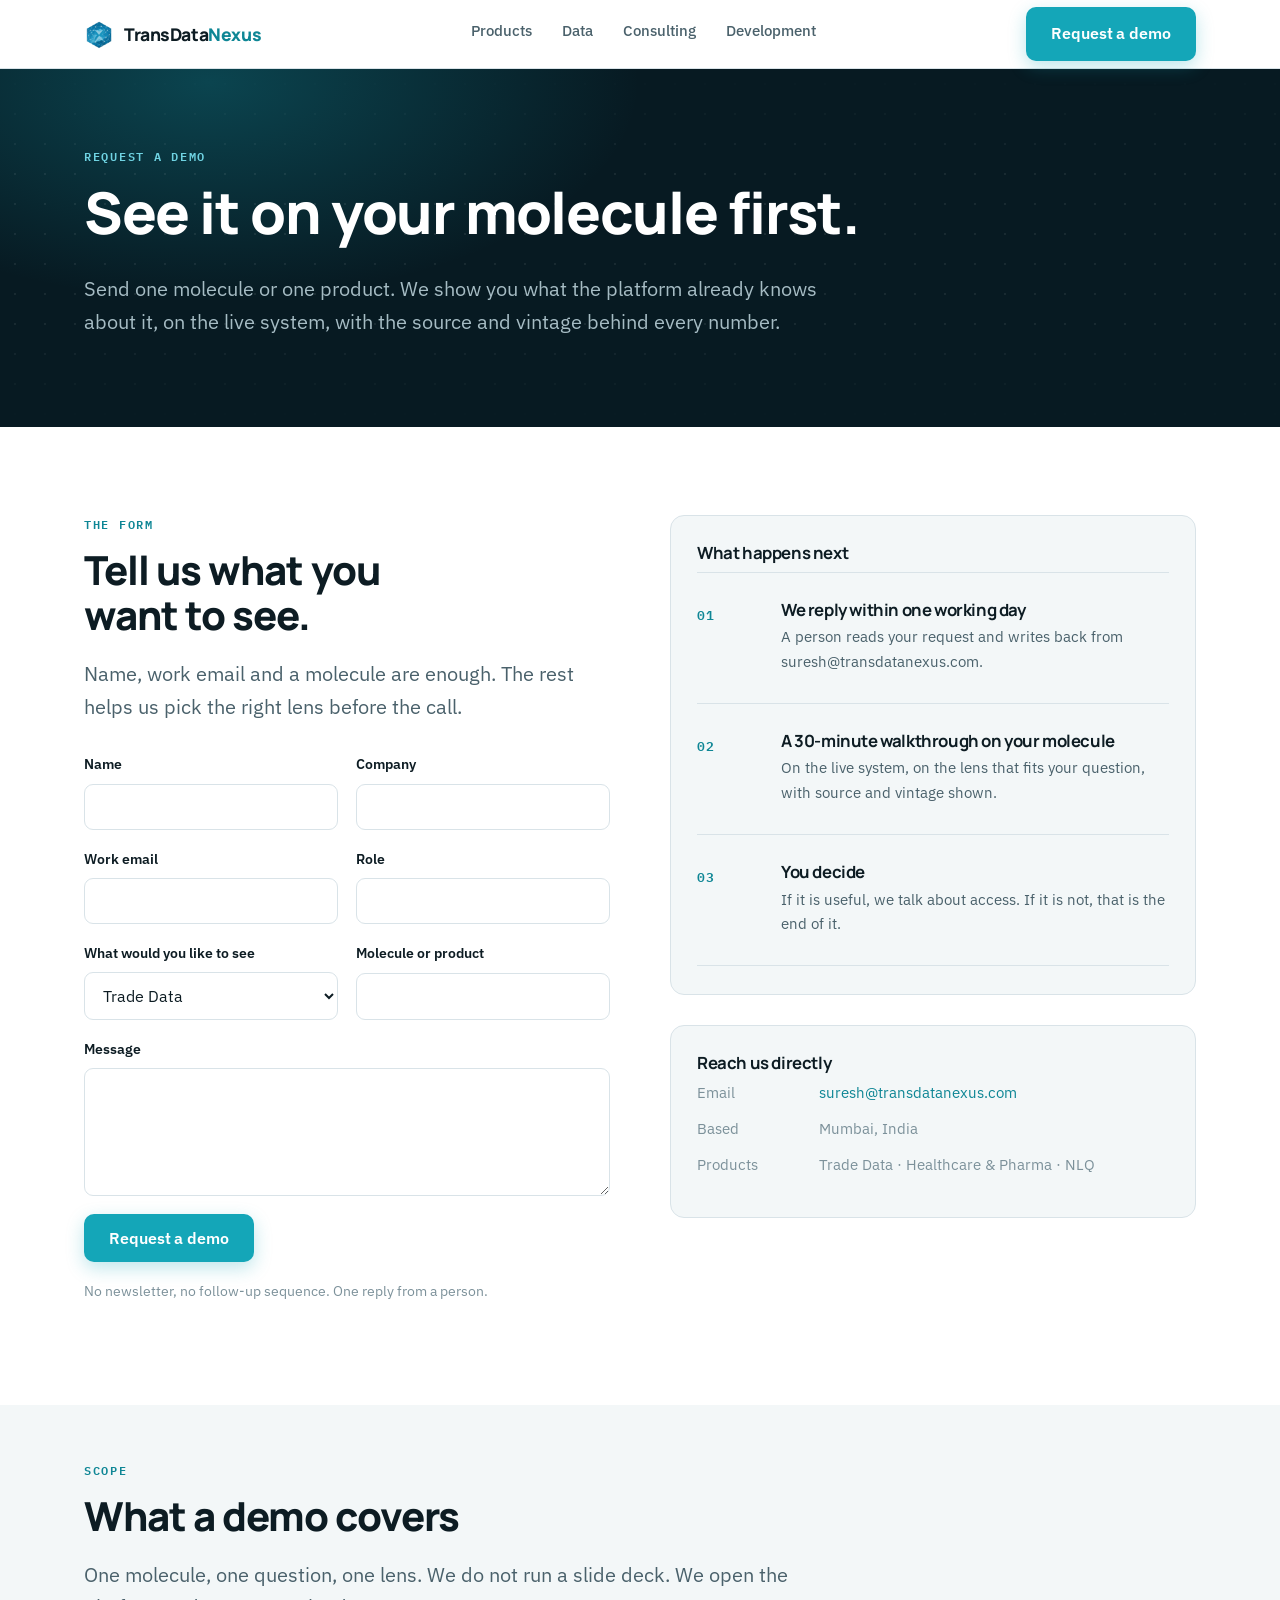
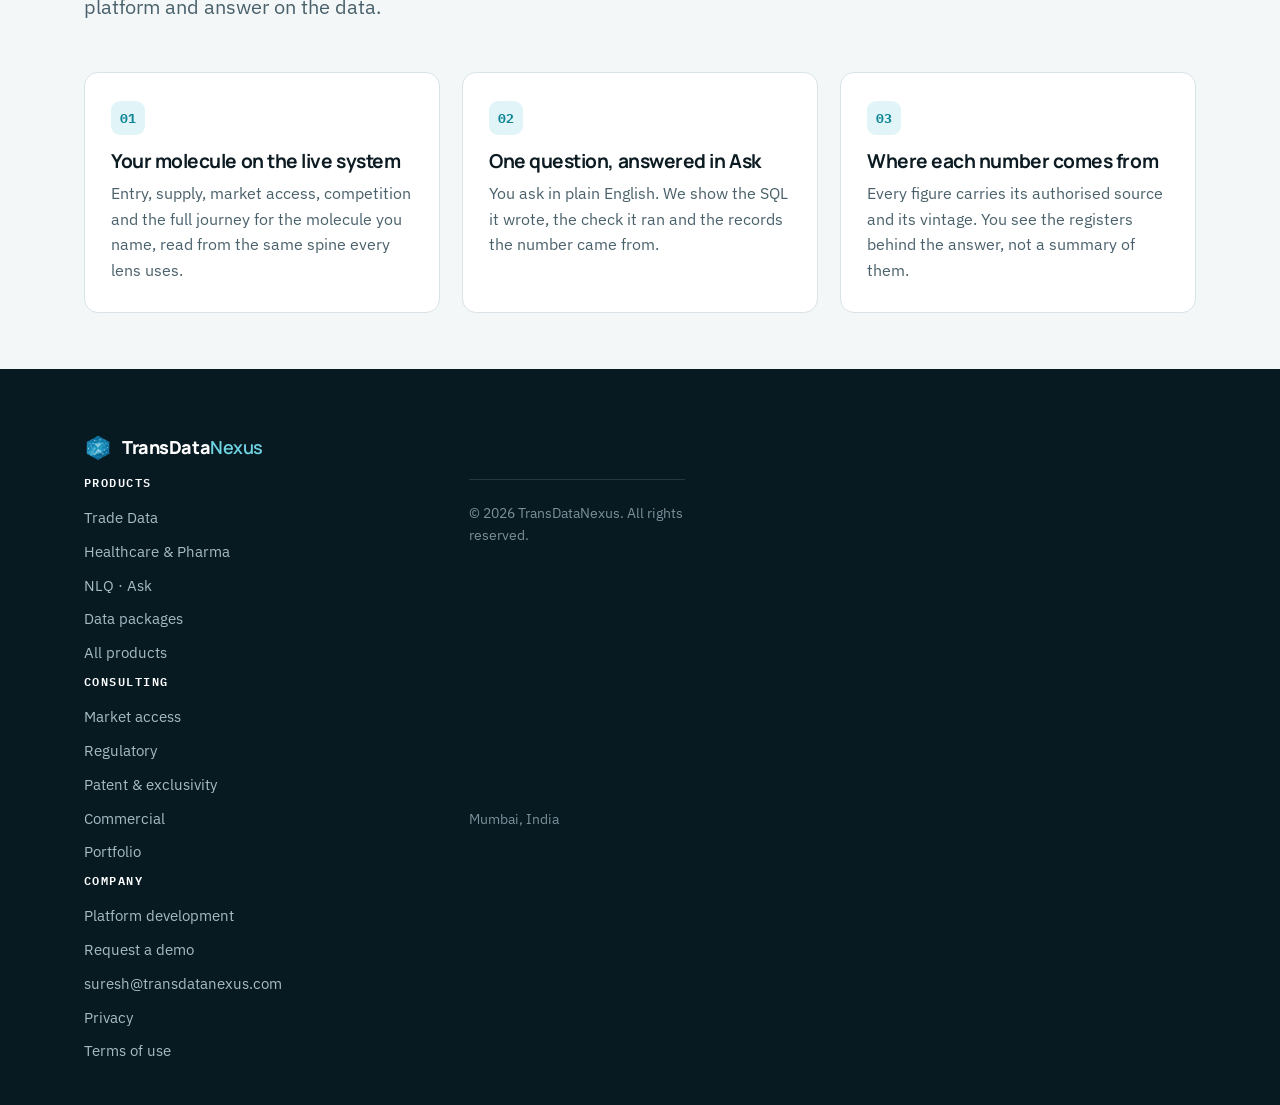
<file: contact.html>
<!doctype html>
<html lang="en">
<head>
<meta charset="utf-8">
<meta name="viewport" content="width=device-width, initial-scale=1">
<title>Request a demo — TransDataNexus</title>
<meta name="description" content="Send one molecule or product. We show what the platform already knows about it, on the live system. One reply from a person within one working day.">
<link rel="icon" type="image/png" sizes="32x32" href="assets/favicon-32.png">
<link rel="apple-touch-icon" href="assets/mark-96.png">
<meta property="og:title" content="Request a demo — TransDataNexus">
<meta property="og:description" content="Send one molecule or product. We show what the platform already knows about it, on the live system.">
<meta property="og:type" content="website">
<meta property="og:url" content="https://transdatanexus.com/contact.html">
<meta property="og:image" content="https://transdatanexus.com/assets/og.png">
<meta name="twitter:card" content="summary_large_image">
<link rel="preconnect" href="https://fonts.googleapis.com">
<link rel="preconnect" href="https://fonts.gstatic.com" crossorigin>
<link rel="stylesheet" href="https://fonts.googleapis.com/css2?family=Manrope:wght@700;800&family=IBM+Plex+Sans:wght@400;500;600&family=IBM+Plex+Mono:wght@400;600&display=swap">
<link rel="stylesheet" href="assets/styles.css">
<script type="application/ld+json">
{"@context":"https://schema.org","@type":"Organization","name":"TransDataNexus","url":"https://transdatanexus.com","description":"Pharma, healthcare and trade intelligence platforms built on authorised sources."}
</script>
</head>
<body>

<header class="site-header">
  <div class="wrap nav">
    <a class="brand" href="index.html" aria-label="TransDataNexus home">
      <img src="assets/mark-96.png" alt="" width="30" height="30">
      <span>TransData<b>Nexus</b></span>
    </a>
    <button class="nav-toggle" aria-expanded="false" aria-controls="nav">Menu</button>
    <ul class="nav-links" id="nav">
      <li><a href="products.html">Products</a></li>
      <li><a href="data.html">Data</a></li>
      <li><a href="services.html">Consulting</a></li>
      <li><a href="development.html">Development</a></li>
    </ul>
    <div class="nav-cta"><a class="btn btn-primary" href="contact.html" aria-current="page">Request a demo</a></div>
  </div>
</header>

<!-- ============ PAGE HEAD ============ -->
<section class="page-head gridbg">
  <div class="wrap">
    <p class="eyebrow on-dark">Request a demo</p>
    <h1>See it on your molecule first.</h1>
    <p class="lede on-dark">Send one molecule or one product. We show you what the platform already knows about it, on the live system, with the source and vintage behind every number.</p>
  </div>
</section>

<!-- ============ FORM + WHAT HAPPENS NEXT ============ -->
<section>
  <div class="wrap">
    <div class="split" style="align-items:start">
      <div>
        <p class="eyebrow">The form</p>
        <h2>Tell us what you want to see.</h2>
        <p class="lede">Name, work email and a molecule are enough. The rest helps us pick the right lens before the call.</p>

        <form class="form form-2 mt-md" action="https://formsubmit.co/suresh@transdatanexus.com" method="POST">
          <input type="hidden" name="_subject" value="New demo request — transdatanexus.com">
          <input type="hidden" name="_template" value="table">
          <input type="hidden" name="_captcha" value="false">
          <input type="hidden" name="_next" value="https://transdatanexus.com/thanks.html">
          <input type="text" name="_honey" style="display:none" tabindex="-1" autocomplete="off" aria-hidden="true">

          <div class="field">
            <label for="f-name">Name</label>
            <input id="f-name" name="name" type="text" autocomplete="name" required>
          </div>
          <div class="field">
            <label for="f-company">Company</label>
            <input id="f-company" name="company" type="text" autocomplete="organization">
          </div>
          <div class="field">
            <label for="f-email">Work email</label>
            <input id="f-email" name="email" type="email" autocomplete="email" required>
          </div>
          <div class="field">
            <label for="f-role">Role</label>
            <input id="f-role" name="role" type="text" autocomplete="organization-title">
          </div>
          <div class="field">
            <label for="f-interest">What would you like to see</label>
            <select id="f-interest" name="interest">
              <option>Trade Data</option>
              <option>Healthcare &amp; Pharma</option>
              <option>NLQ · Ask</option>
              <option>Services</option>
              <option>Data package</option>
              <option>Platform development</option>
              <option>Consulting engagement</option>
              <option>Not sure yet</option>
            </select>
          </div>
          <div class="field">
            <label for="f-molecule">Molecule or product</label>
            <input id="f-molecule" name="molecule" type="text">
          </div>
          <div class="field span">
            <label for="f-message">Message</label>
            <textarea id="f-message" name="message"></textarea>
          </div>
          <div class="span">
            <button class="btn btn-primary" type="submit">Request a demo</button>
          </div>
          <p class="form-note span">No newsletter, no follow-up sequence. One reply from a person.</p>
        </form>
      </div>

      <div>
        <div class="panel">
          <h3>What happens next</h3>
          <div class="steps">
            <div class="step">
              <div class="step-n">01</div>
              <div>
                <h3>We reply within one working day</h3>
                <p>A person reads your request and writes back from suresh@transdatanexus.com.</p>
              </div>
            </div>
            <div class="step">
              <div class="step-n">02</div>
              <div>
                <h3>A 30-minute walkthrough on your molecule</h3>
                <p>On the live system, on the lens that fits your question, with source and vintage shown.</p>
              </div>
            </div>
            <div class="step">
              <div class="step-n">03</div>
              <div>
                <h3>You decide</h3>
                <p>If it is useful, we talk about access. If it is not, that is the end of it.</p>
              </div>
            </div>
          </div>
        </div>

        <div class="panel mt-md">
          <h3>Reach us directly</h3>
          <ul class="kv">
            <li><span>Email</span><a href="mailto:suresh@transdatanexus.com">suresh@transdatanexus.com</a></li>
            <li><span>Based</span><span>Mumbai, India</span></li>
            <li><span>Products</span><span>Trade Data · Healthcare &amp; Pharma · NLQ</span></li>
          </ul>
        </div>
      </div>
    </div>
  </div>
</section>

<!-- ============ WHAT A DEMO COVERS ============ -->
<section class="band-wash section-tight">
  <div class="wrap">
    <p class="eyebrow">Scope</p>
    <h2 class="narrow">What a demo covers</h2>
    <p class="lede narrow">One molecule, one question, one lens. We do not run a slide deck. We open the platform and answer on the data.</p>
    <div class="grid grid-3 mt-lg">
      <div class="card"><span class="card-num">01</span><h3>Your molecule on the live system</h3><p>Entry, supply, market access, competition and the full journey for the molecule you name, read from the same spine every lens uses.</p></div>
      <div class="card"><span class="card-num">02</span><h3>One question, answered in Ask</h3><p>You ask in plain English. We show the SQL it wrote, the check it ran and the records the number came from.</p></div>
      <div class="card"><span class="card-num">03</span><h3>Where each number comes from</h3><p>Every figure carries its authorised source and its vintage. You see the registers behind the answer, not a summary of them.</p></div>
    </div>
  </div>
</section>

<footer class="site-footer">
  <div class="wrap">
    <div class="footer-grid">
      <div>
        <div class="footer-brand"><img src="assets/mark-96.png" alt="" width="28" height="28"><span>TransData<b>Nexus</b></span></div>
        
      <div>
        <h3>Products</h3>
        <ul>
          <li><a href="trade.html">Trade Data</a></li>
          <li><a href="healthcare.html">Healthcare &amp; Pharma</a></li>
          <li><a href="nlq.html">NLQ · Ask</a></li>
          <li><a href="data.html">Data packages</a></li>
          <li><a href="products.html">All products</a></li>
        </ul>
      </div>
      <div>
        <h3>Consulting</h3>
        <ul>
          <li><a href="services.html#market-access">Market access</a></li>
          <li><a href="services.html#regulatory">Regulatory</a></li>
          <li><a href="services.html#patent">Patent &amp; exclusivity</a></li>
          <li><a href="services.html#commercial">Commercial</a></li>
          <li><a href="services.html#portfolio">Portfolio</a></li>
        </ul>
      </div>
      <div>
        <h3>Company</h3>
        <ul>
          <li><a href="development.html">Platform development</a></li>
          <li><a href="contact.html">Request a demo</a></li>
          <li><a href="mailto:suresh@transdatanexus.com">suresh@transdatanexus.com</a></li>
          <li><a href="privacy.html">Privacy</a></li>
          <li><a href="terms.html">Terms of use</a></li>
        </ul>
      </div>
    </div>
    <div class="footer-bot">
      <span>© 2026 TransDataNexus. All rights reserved.</span>
      <span>Mumbai, India</span>
    </div>
  </div>
</footer>

<script src="assets/main.js"></script>
</body>
</html>
</file>
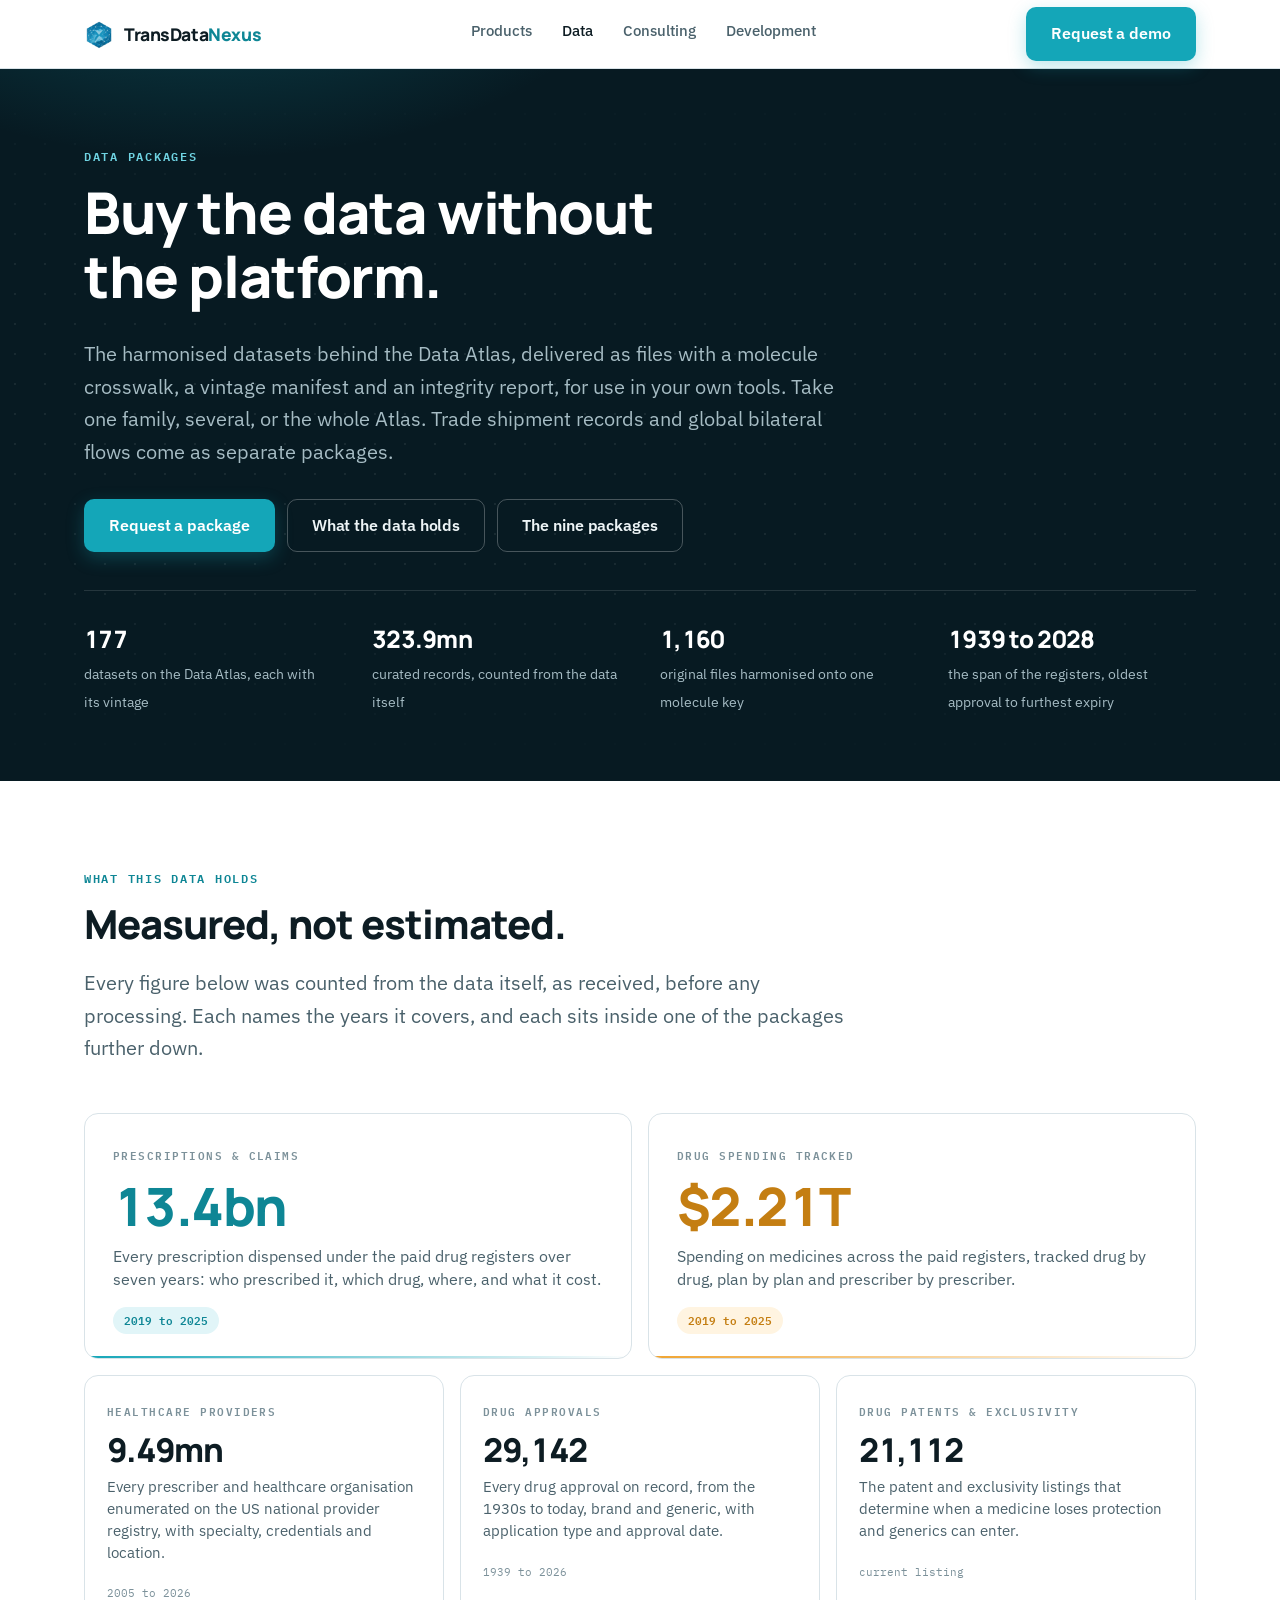
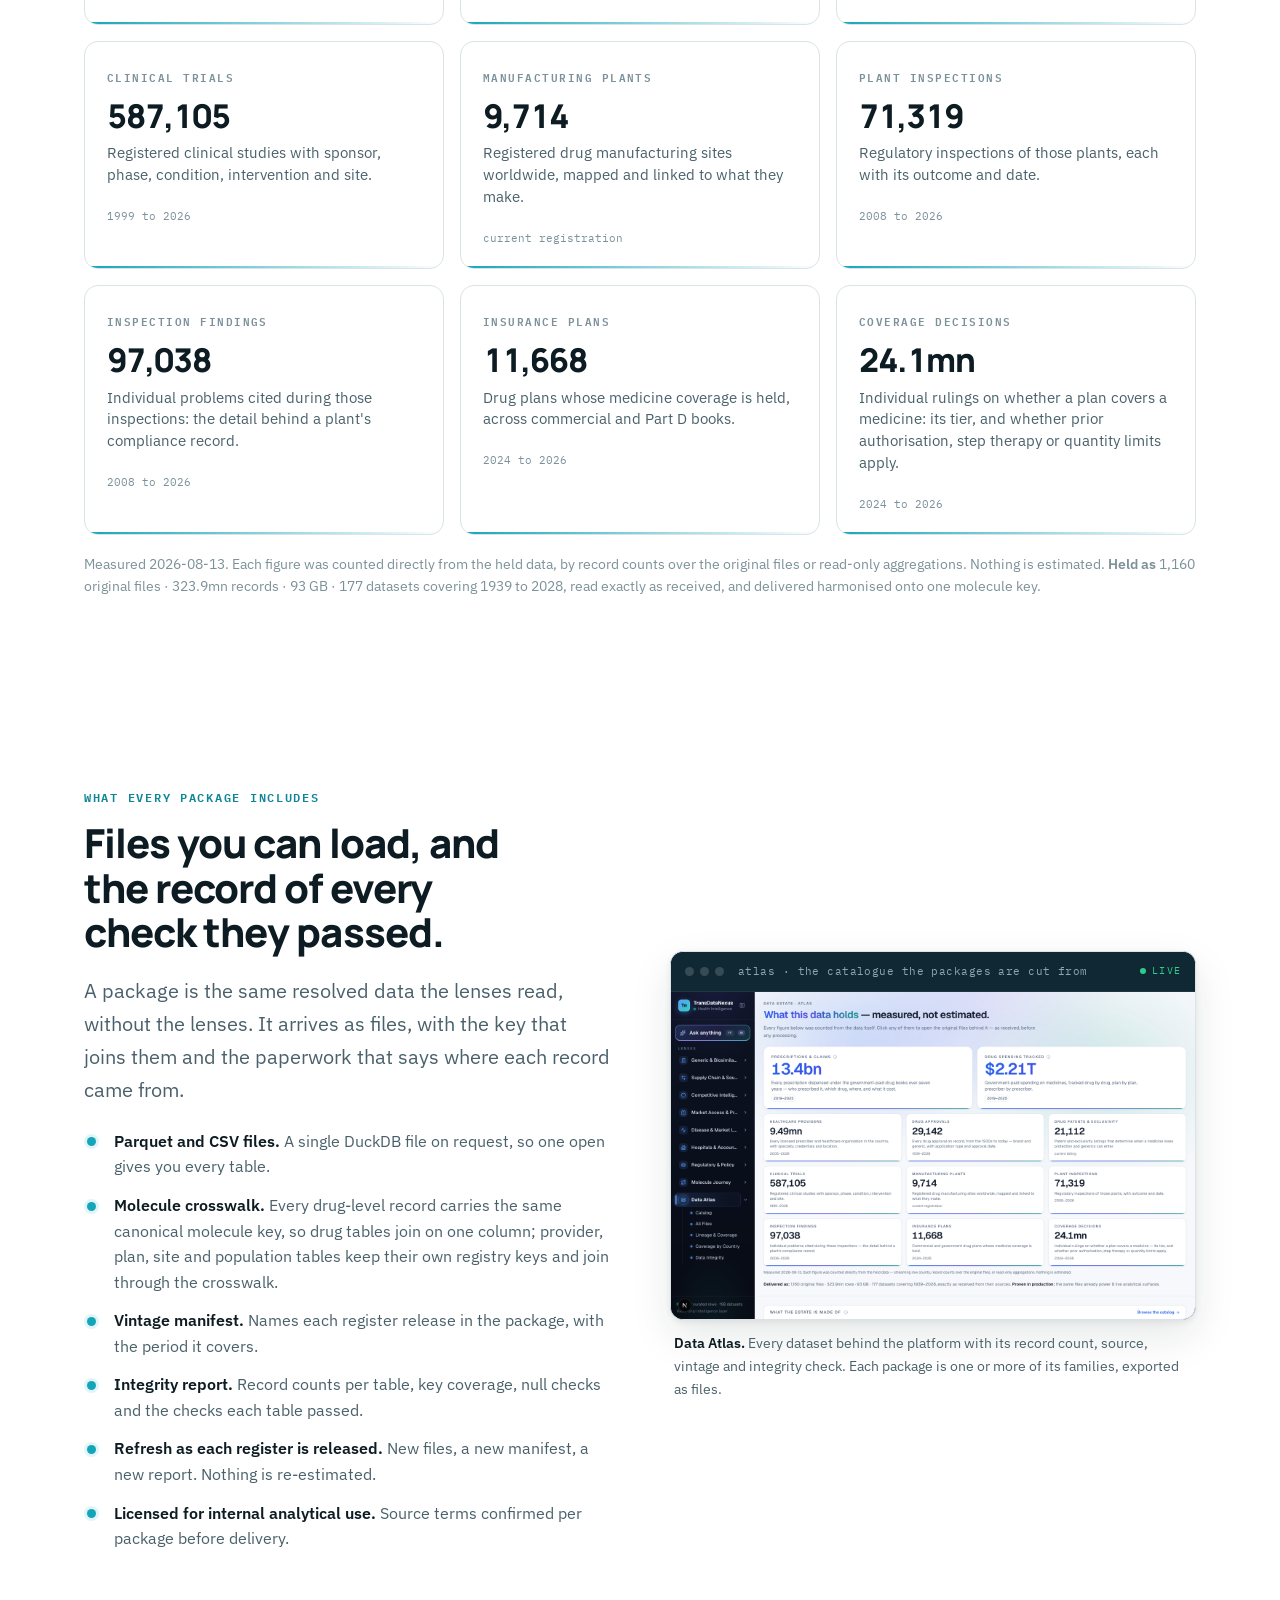
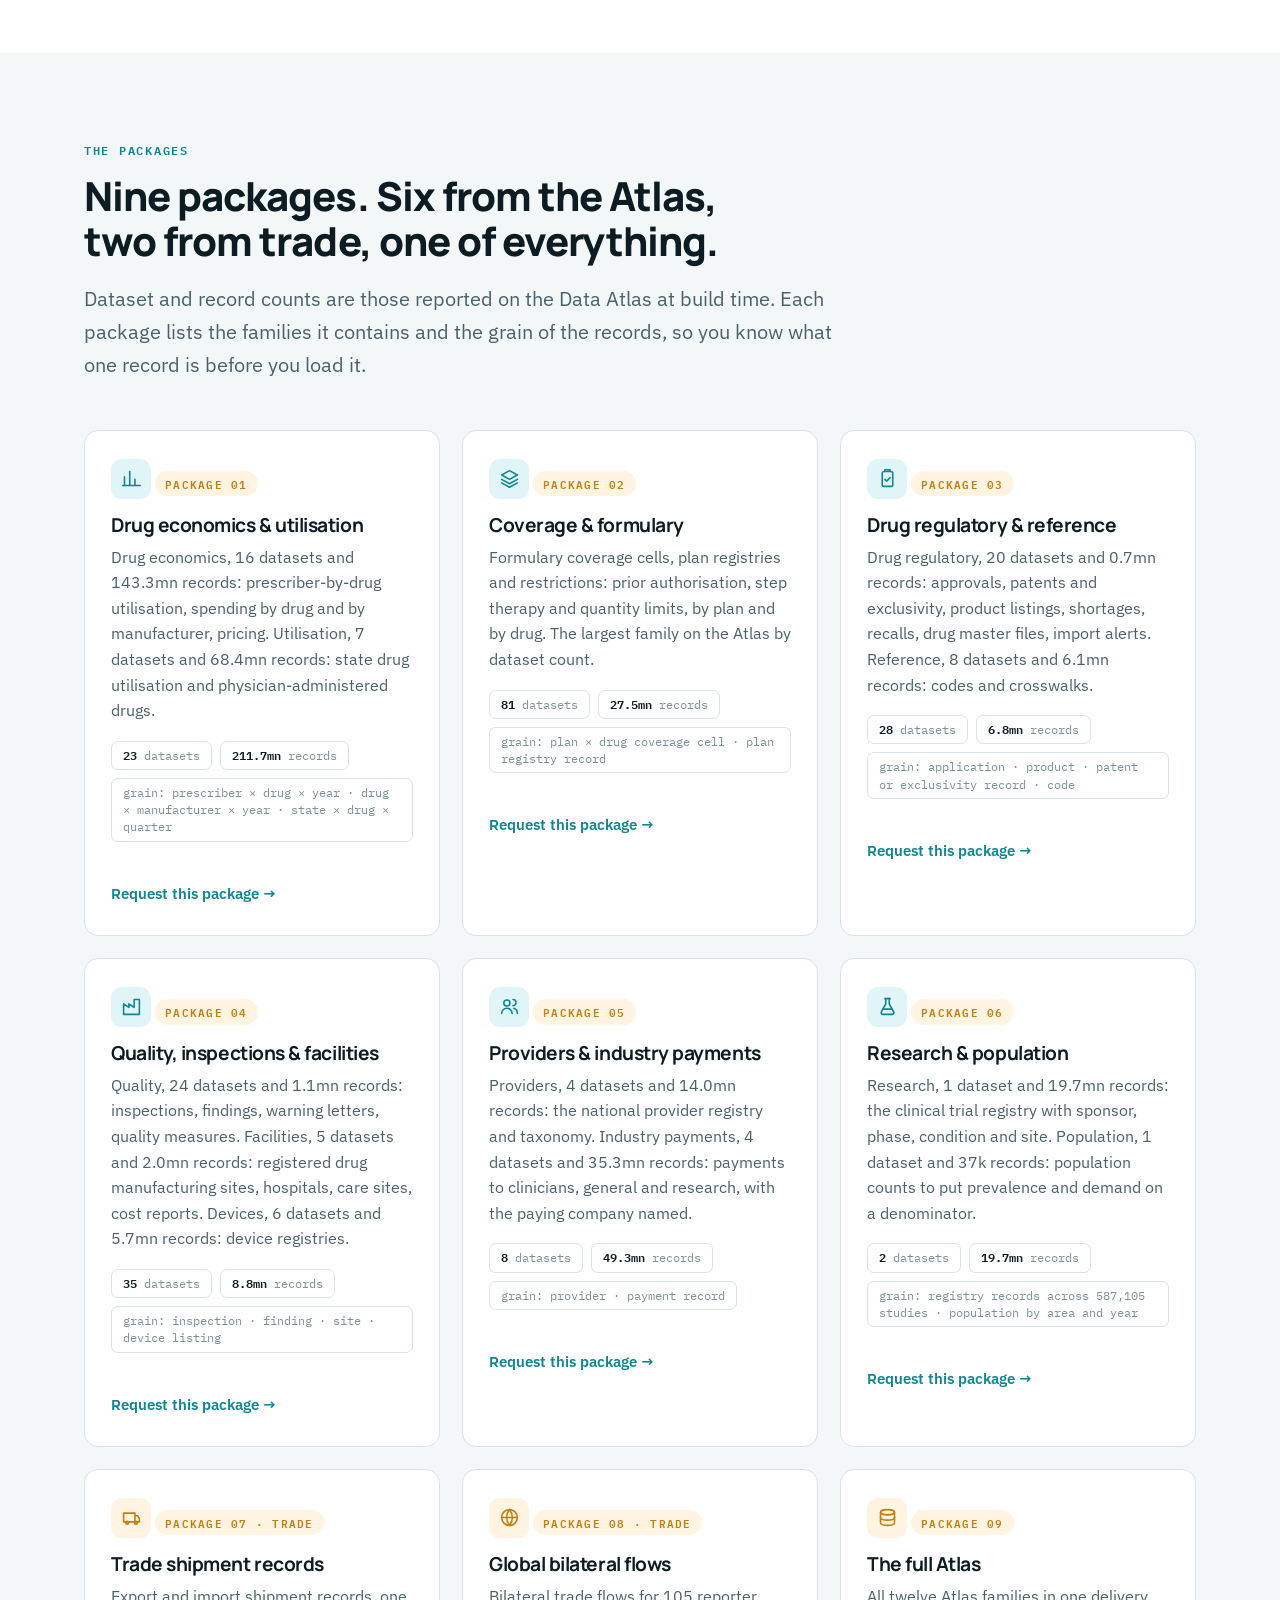
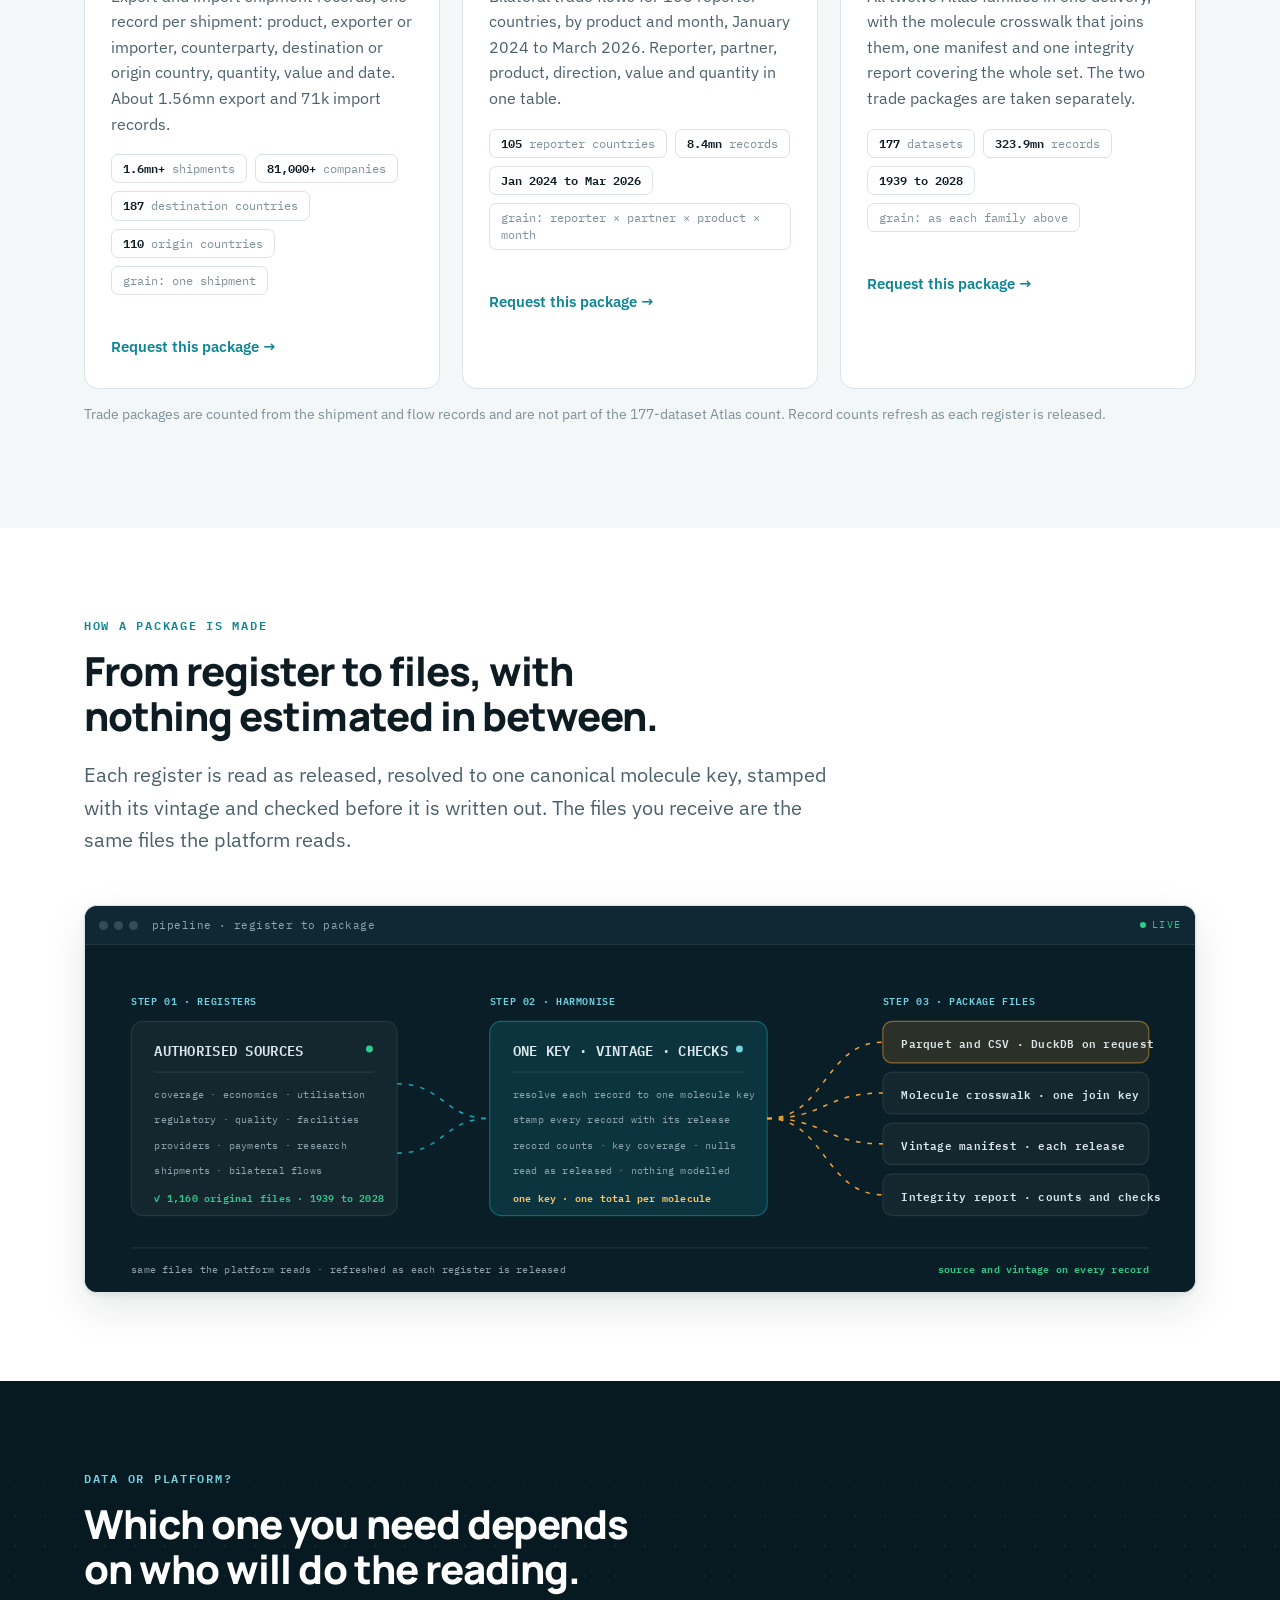
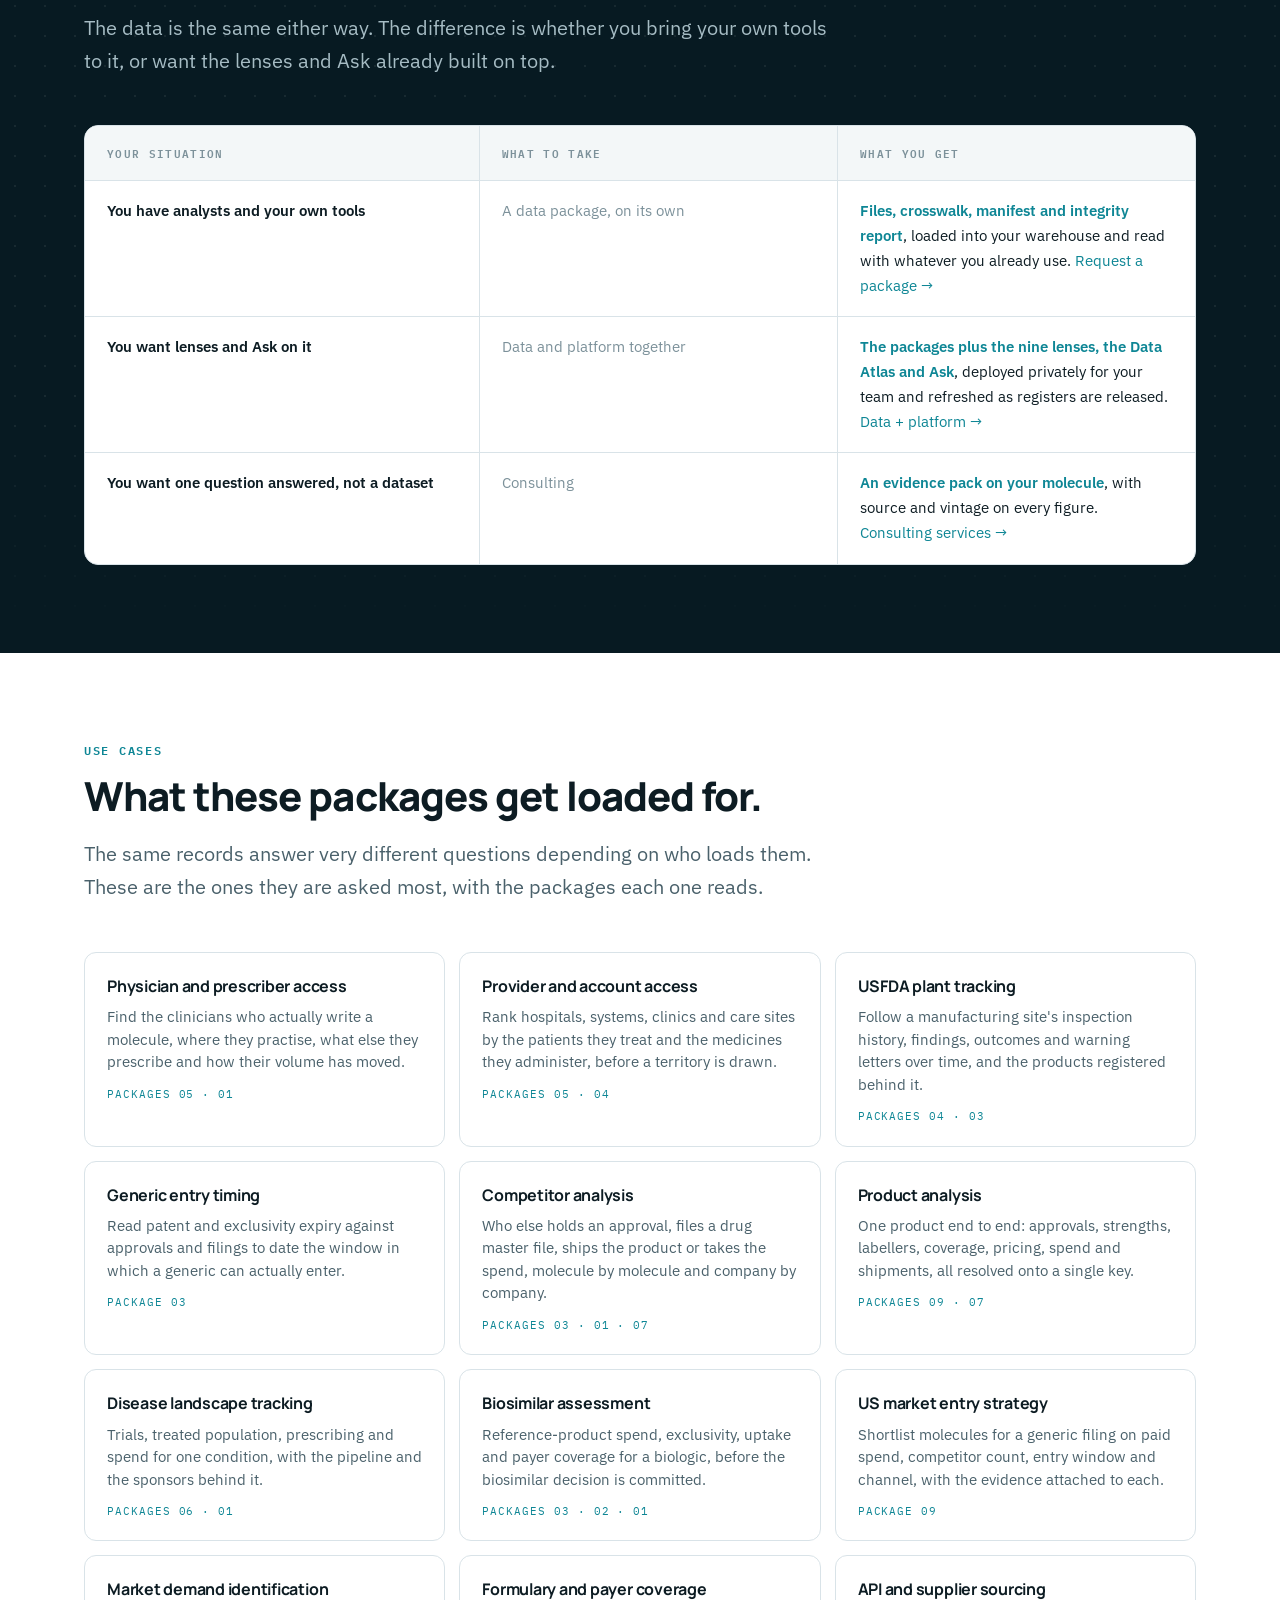
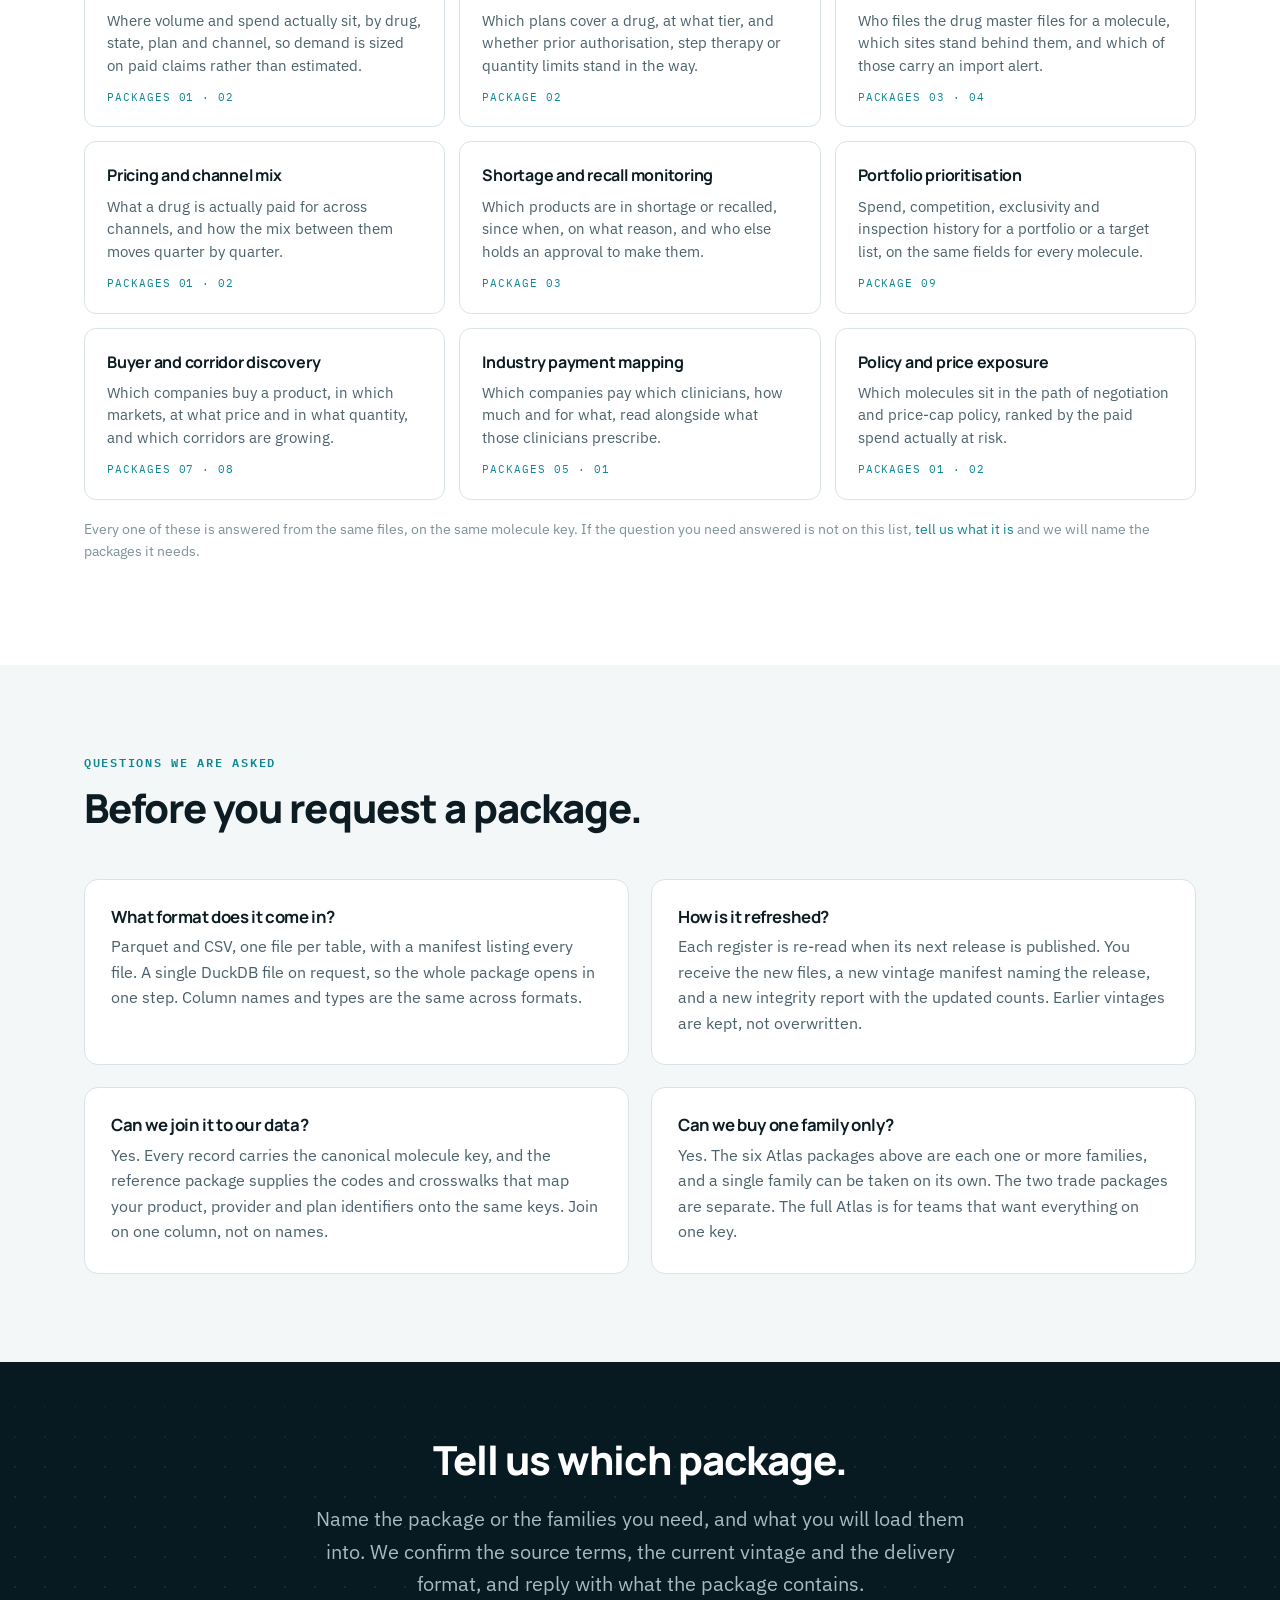
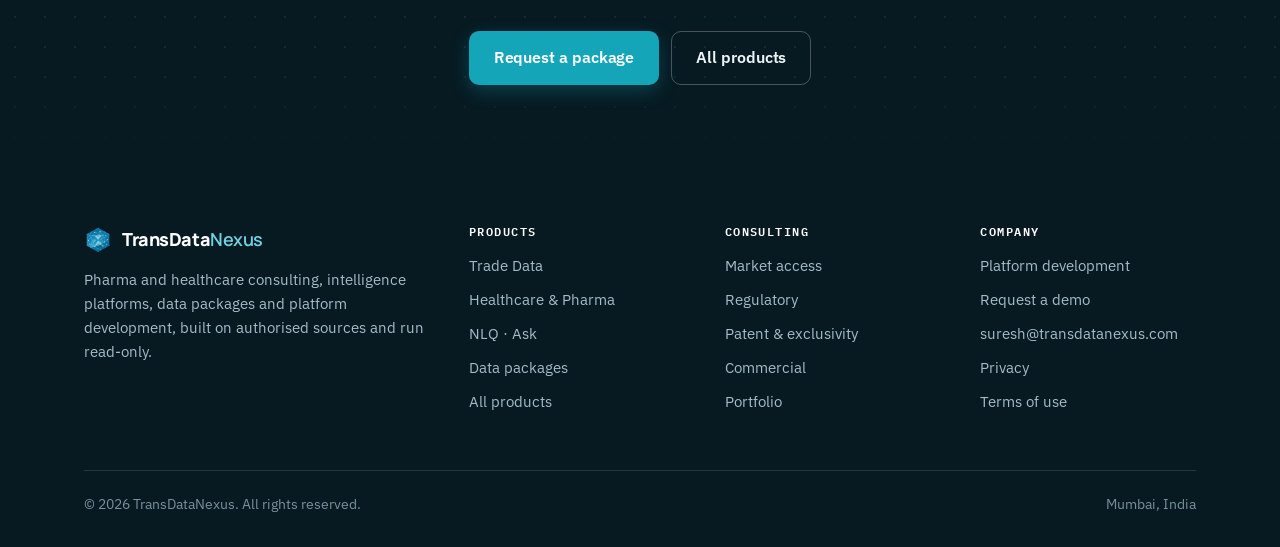
<file: data.html>
<!doctype html>
<html lang="en">
<head>
<meta charset="utf-8">
<meta name="viewport" content="width=device-width, initial-scale=1">
<title>Data packages — TransDataNexus</title>
<meta name="description" content="Buy the data behind the Data Atlas without the platform: 13.4bn prescriptions and claims, $2.21T of tracked drug spending, 9.49mn providers, 24.1mn coverage decisions. 177 datasets and 323.9mn records, delivered as files with a molecule crosswalk, a vintage manifest and an integrity report.">
<link rel="icon" type="image/png" sizes="32x32" href="assets/favicon-32.png">
<link rel="apple-touch-icon" href="assets/mark-96.png">
<meta property="og:title" content="Data packages — TransDataNexus">
<meta property="og:description" content="The harmonised datasets behind the Data Atlas, delivered as files with a molecule crosswalk, a vintage manifest and an integrity report, for use in your own tools.">
<meta property="og:type" content="website">
<meta property="og:url" content="https://transdatanexus.com/data.html">
<meta property="og:image" content="https://transdatanexus.com/assets/og.png">
<meta name="twitter:card" content="summary_large_image">
<link rel="preconnect" href="https://fonts.googleapis.com">
<link rel="preconnect" href="https://fonts.gstatic.com" crossorigin>
<link rel="stylesheet" href="https://fonts.googleapis.com/css2?family=Manrope:wght@700;800&family=IBM+Plex+Sans:wght@400;500;600&family=IBM+Plex+Mono:wght@400;600&display=swap">
<link rel="stylesheet" href="assets/styles.css">
<script type="application/ld+json">
{"@context":"https://schema.org","@type":"Organization","name":"TransDataNexus","url":"https://transdatanexus.com","email":"suresh@transdatanexus.com","address":{"@type":"PostalAddress","addressLocality":"Mumbai","addressCountry":"IN"},"description":"Pharma and healthcare consulting, intelligence platforms, data packages and platform development, built on authorised sources."}
</script>
</head>
<body>

<header class="site-header">
  <div class="wrap nav">
    <a class="brand" href="index.html" aria-label="TransDataNexus home">
      <img src="assets/mark-96.png" alt="" width="30" height="30">
      <span>TransData<b>Nexus</b></span>
    </a>
    <button class="nav-toggle" aria-expanded="false" aria-controls="nav">Menu</button>
    <ul class="nav-links" id="nav">
      <li><a href="products.html">Products</a></li>
      <li><a href="data.html" aria-current="page">Data</a></li>
      <li><a href="services.html">Consulting</a></li>
      <li><a href="development.html">Development</a></li>
    </ul>
    <div class="nav-cta"><a class="btn btn-primary" href="contact.html">Request a demo</a></div>
  </div>
</header>

<!-- ============ PAGE HEAD ============ -->
<section class="page-head gridbg">
  <div class="wrap">
    <p class="eyebrow on-dark">Data packages</p>
    <h1>Buy the data without the platform.</h1>
    <p class="lede on-dark">The harmonised datasets behind the Data Atlas, delivered as files with a molecule crosswalk, a vintage manifest and an integrity report, for use in your own tools. Take one family, several, or the whole Atlas. Trade shipment records and global bilateral flows come as separate packages.</p>
    <div class="btn-row">
      <a class="btn btn-primary" href="contact.html">Request a package</a>
      <a class="btn btn-ghost on-dark" href="#holdings">What the data holds</a>
      <a class="btn btn-ghost on-dark" href="#packages">The nine packages</a>
    </div>
    <div class="hero-stats">
      <div class="stat"><strong data-count="177">177</strong><span>datasets on the Data Atlas, each with its vintage</span></div>
      <div class="stat"><strong data-count="323.9" data-suffix="mn">323.9mn</strong><span>curated records, counted from the data itself</span></div>
      <div class="stat"><strong data-count="1160">1,160</strong><span>original files harmonised onto one molecule key</span></div>
      <div class="stat"><strong>1939 to 2028</strong><span>the span of the registers, oldest approval to furthest expiry</span></div>
    </div>
  </div>
</section>

<!-- ============ WHAT THIS DATA HOLDS ============ -->
<section id="holdings">
  <div class="wrap">
    <p class="eyebrow">What this data holds</p>
    <h2 class="narrow">Measured, not estimated.</h2>
    <p class="lede narrow">Every figure below was counted from the data itself, as received, before any processing. Each names the years it covers, and each sits inside one of the packages further down.</p>

    <div class="holds-lead mt-lg">
      <article class="hold lead">
        <span class="lbl">Prescriptions &amp; claims</span>
        <strong class="fig" data-count="13.4" data-suffix="bn">13.4bn</strong>
        <p>Every prescription dispensed under the paid drug registers over seven years: who prescribed it, which drug, where, and what it cost.</p>
        <span class="vin">2019 to 2025</span>
      </article>
      <article class="hold lead money">
        <span class="lbl">Drug spending tracked</span>
        <strong class="fig" data-count="2.21" data-prefix="$" data-suffix="T">$2.21T</strong>
        <p>Spending on medicines across the paid registers, tracked drug by drug, plan by plan and prescriber by prescriber.</p>
        <span class="vin">2019 to 2025</span>
      </article>
    </div>

    <div class="holds">
      <article class="hold">
        <span class="lbl">Healthcare providers</span>
        <strong class="fig" data-count="9.49" data-suffix="mn">9.49mn</strong>
        <p>Every prescriber and healthcare organisation enumerated on the US national provider registry, with specialty, credentials and location.</p>
        <span class="vin">2005 to 2026</span>
      </article>
      <article class="hold">
        <span class="lbl">Drug approvals</span>
        <strong class="fig" data-count="29142">29,142</strong>
        <p>Every drug approval on record, from the 1930s to today, brand and generic, with application type and approval date.</p>
        <span class="vin">1939 to 2026</span>
      </article>
      <article class="hold">
        <span class="lbl">Drug patents &amp; exclusivity</span>
        <strong class="fig" data-count="21112">21,112</strong>
        <p>The patent and exclusivity listings that determine when a medicine loses protection and generics can enter.</p>
        <span class="vin">current listing</span>
      </article>
      <article class="hold">
        <span class="lbl">Clinical trials</span>
        <strong class="fig" data-count="587105">587,105</strong>
        <p>Registered clinical studies with sponsor, phase, condition, intervention and site.</p>
        <span class="vin">1999 to 2026</span>
      </article>
      <article class="hold">
        <span class="lbl">Manufacturing plants</span>
        <strong class="fig" data-count="9714">9,714</strong>
        <p>Registered drug manufacturing sites worldwide, mapped and linked to what they make.</p>
        <span class="vin">current registration</span>
      </article>
      <article class="hold">
        <span class="lbl">Plant inspections</span>
        <strong class="fig" data-count="71319">71,319</strong>
        <p>Regulatory inspections of those plants, each with its outcome and date.</p>
        <span class="vin">2008 to 2026</span>
      </article>
      <article class="hold">
        <span class="lbl">Inspection findings</span>
        <strong class="fig" data-count="97038">97,038</strong>
        <p>Individual problems cited during those inspections: the detail behind a plant's compliance record.</p>
        <span class="vin">2008 to 2026</span>
      </article>
      <article class="hold">
        <span class="lbl">Insurance plans</span>
        <strong class="fig" data-count="11668">11,668</strong>
        <p>Drug plans whose medicine coverage is held, across commercial and Part D books.</p>
        <span class="vin">2024 to 2026</span>
      </article>
      <article class="hold">
        <span class="lbl">Coverage decisions</span>
        <strong class="fig" data-count="24.1" data-suffix="mn">24.1mn</strong>
        <p>Individual rulings on whether a plan covers a medicine: its tier, and whether prior authorisation, step therapy or quantity limits apply.</p>
        <span class="vin">2024 to 2026</span>
      </article>
    </div>

    <p class="form-note" style="margin-top:18px">Measured 2026-08-13. Each figure was counted directly from the held data, by record counts over the original files or read-only aggregations. Nothing is estimated. <b>Held as</b> 1,160 original files · 323.9mn records · 93 GB · 177 datasets covering 1939 to 2028, read exactly as received, and delivered harmonised onto one molecule key.</p>
  </div>
</section>

<!-- ============ WHAT EVERY PACKAGE INCLUDES ============ -->
<section>
  <div class="wrap">
    <div class="split">
      <div>
        <p class="eyebrow">What every package includes</p>
        <h2>Files you can load, and the record of every check they passed.</h2>
        <p class="lede">A package is the same resolved data the lenses read, without the lenses. It arrives as files, with the key that joins them and the paperwork that says where each record came from.</p>
        <ul class="ticks">
          <li><b>Parquet and CSV files.</b> A single DuckDB file on request, so one open gives you every table.</li>
          <li><b>Molecule crosswalk.</b> Every drug-level record carries the same canonical molecule key, so drug tables join on one column; provider, plan, site and population tables keep their own registry keys and join through the crosswalk.</li>
          <li><b>Vintage manifest.</b> Names each register release in the package, with the period it covers.</li>
          <li><b>Integrity report.</b> Record counts per table, key coverage, null checks and the checks each table passed.</li>
          <li><b>Refresh as each register is released.</b> New files, a new manifest, a new report. Nothing is re-estimated.</li>
          <li><b>Licensed for internal analytical use.</b> Source terms confirmed per package before delivery.</li>
        </ul>
      </div>
      <div>
        <div class="shot">
          <div class="frame-bar"><i></i><i></i><i></i><em>atlas · the catalogue the packages are cut from</em><span class="live">live</span></div>
          <img src="assets/shots/health/atlas.png" alt="Data Atlas: headline counts for prescriptions, spending, providers, approvals, patents, trials, plants, inspections and coverage" loading="lazy">
        </div>
        <p class="shot-cap"><b>Data Atlas.</b> Every dataset behind the platform with its record count, source, vintage and integrity check. Each package is one or more of its families, exported as files.</p>
      </div>
    </div>
  </div>
</section>

<!-- ============ PACKAGES ============ -->
<section class="band-wash" id="packages">
  <div class="wrap">
    <p class="eyebrow">The packages</p>
    <h2 class="narrow">Nine packages. Six from the Atlas, two from trade, one of everything.</h2>
    <p class="lede narrow">Dataset and record counts are those reported on the Data Atlas at build time. Each package lists the families it contains and the grain of the records, so you know what one record is before you load it.</p>

    <div class="grid grid-3 mt-lg">
      <article class="card">
        <span class="ico"><svg viewBox="0 0 24 24"><path d="M4 20V10"/><path d="M10 20V4"/><path d="M16 20v-7"/><path d="M22 20H2"/></svg></span>
        <span class="card-tag">Package 01</span>
        <h3>Drug economics &amp; utilisation</h3>
        <p>Drug economics, 16 datasets and 143.3mn records: prescriber-by-drug utilisation, spending by drug and by manufacturer, pricing. Utilisation, 7 datasets and 68.4mn records: state drug utilisation and physician-administered drugs.</p>
        <ul class="chips mt-md">
          <li><b>23</b> datasets</li><li><b>211.7mn</b> records</li><li>grain: prescriber × drug × year · drug × manufacturer × year · state × drug × quarter</li>
        </ul>
        <a class="more" href="contact.html">Request this package →</a>
      </article>

      <article class="card">
        <span class="ico"><svg viewBox="0 0 24 24"><path d="M12 3l9 5-9 5-9-5 9-5z"/><path d="M3 13l9 5 9-5"/><path d="M3 17l9 5 9-5"/></svg></span>
        <span class="card-tag">Package 02</span>
        <h3>Coverage &amp; formulary</h3>
        <p>Formulary coverage cells, plan registries and restrictions: prior authorisation, step therapy and quantity limits, by plan and by drug. The largest family on the Atlas by dataset count.</p>
        <ul class="chips mt-md">
          <li><b>81</b> datasets</li><li><b>27.5mn</b> records</li><li>grain: plan × drug coverage cell · plan registry record</li>
        </ul>
        <a class="more" href="contact.html">Request this package →</a>
      </article>

      <article class="card">
        <span class="ico"><svg viewBox="0 0 24 24"><rect x="6" y="4" width="12" height="17" rx="2"/><path d="M9 4V2h6v2"/><path d="M9 13l2 2 4-4"/></svg></span>
        <span class="card-tag">Package 03</span>
        <h3>Drug regulatory &amp; reference</h3>
        <p>Drug regulatory, 20 datasets and 0.7mn records: approvals, patents and exclusivity, product listings, shortages, recalls, drug master files, import alerts. Reference, 8 datasets and 6.1mn records: codes and crosswalks.</p>
        <ul class="chips mt-md">
          <li><b>28</b> datasets</li><li><b>6.8mn</b> records</li><li>grain: application · product · patent or exclusivity record · code</li>
        </ul>
        <a class="more" href="contact.html">Request this package →</a>
      </article>

      <article class="card">
        <span class="ico"><svg viewBox="0 0 24 24"><path d="M3 21V9l6 4V9l6 4V4h6v17H3z"/></svg></span>
        <span class="card-tag">Package 04</span>
        <h3>Quality, inspections &amp; facilities</h3>
        <p>Quality, 24 datasets and 1.1mn records: inspections, findings, warning letters, quality measures. Facilities, 5 datasets and 2.0mn records: registered drug manufacturing sites, hospitals, care sites, cost reports. Devices, 6 datasets and 5.7mn records: device registries.</p>
        <ul class="chips mt-md">
          <li><b>35</b> datasets</li><li><b>8.8mn</b> records</li><li>grain: inspection · finding · site · device listing</li>
        </ul>
        <a class="more" href="contact.html">Request this package →</a>
      </article>

      <article class="card">
        <span class="ico"><svg viewBox="0 0 24 24"><circle cx="9" cy="8" r="3.5"/><path d="M3 20a6 6 0 0112 0"/><path d="M16 4a3.5 3.5 0 010 7"/><path d="M17 14a6 6 0 014 6"/></svg></span>
        <span class="card-tag">Package 05</span>
        <h3>Providers &amp; industry payments</h3>
        <p>Providers, 4 datasets and 14.0mn records: the national provider registry and taxonomy. Industry payments, 4 datasets and 35.3mn records: payments to clinicians, general and research, with the paying company named.</p>
        <ul class="chips mt-md">
          <li><b>8</b> datasets</li><li><b>49.3mn</b> records</li><li>grain: provider · payment record</li>
        </ul>
        <a class="more" href="contact.html">Request this package →</a>
      </article>

      <article class="card">
        <span class="ico"><svg viewBox="0 0 24 24"><path d="M9 3h6"/><path d="M10 3v6l-5 9a2 2 0 001.8 3h10.4a2 2 0 001.8-3l-5-9V3"/><path d="M7 15h10"/></svg></span>
        <span class="card-tag">Package 06</span>
        <h3>Research &amp; population</h3>
        <p>Research, 1 dataset and 19.7mn records: the clinical trial registry with sponsor, phase, condition and site. Population, 1 dataset and 37k records: population counts to put prevalence and demand on a denominator.</p>
        <ul class="chips mt-md">
          <li><b>2</b> datasets</li><li><b>19.7mn</b> records</li><li>grain: registry records across 587,105 studies · population by area and year</li>
        </ul>
        <a class="more" href="contact.html">Request this package →</a>
      </article>

      <article class="card">
        <span class="ico amber"><svg viewBox="0 0 24 24"><path d="M3 7h13v10H3z"/><path d="M16 10h3l2 3v4h-5"/><circle cx="7" cy="18" r="1.6"/><circle cx="17" cy="18" r="1.6"/></svg></span>
        <span class="card-tag">Package 07 · Trade</span>
        <h3>Trade shipment records</h3>
        <p>Export and import shipment records, one record per shipment: product, exporter or importer, counterparty, destination or origin country, quantity, value and date. About 1.56mn export and 71k import records.</p>
        <ul class="chips mt-md">
          <li><b>1.6mn+</b> shipments</li><li><b>81,000+</b> companies</li><li><b>187</b> destination countries</li><li><b>110</b> origin countries</li><li>grain: one shipment</li>
        </ul>
        <a class="more" href="contact.html">Request this package →</a>
      </article>

      <article class="card">
        <span class="ico amber"><svg viewBox="0 0 24 24"><circle cx="12" cy="12" r="9"/><path d="M3 12h18"/><path d="M12 3a14 14 0 010 18"/><path d="M12 3a14 14 0 000 18"/></svg></span>
        <span class="card-tag">Package 08 · Trade</span>
        <h3>Global bilateral flows</h3>
        <p>Bilateral trade flows for 105 reporter countries, by product and month, January 2024 to March 2026. Reporter, partner, product, direction, value and quantity in one table.</p>
        <ul class="chips mt-md">
          <li><b>105</b> reporter countries</li><li><b>8.4mn</b> records</li><li><b>Jan 2024 to Mar 2026</b></li><li>grain: reporter × partner × product × month</li>
        </ul>
        <a class="more" href="contact.html">Request this package →</a>
      </article>

      <article class="card">
        <span class="ico amber"><svg viewBox="0 0 24 24"><ellipse cx="12" cy="6" rx="8" ry="3"/><path d="M4 6v6c0 1.7 3.6 3 8 3s8-1.3 8-3V6"/><path d="M4 12v6c0 1.7 3.6 3 8 3s8-1.3 8-3v-6"/></svg></span>
        <span class="card-tag">Package 09</span>
        <h3>The full Atlas</h3>
        <p>All twelve Atlas families in one delivery, with the molecule crosswalk that joins them, one manifest and one integrity report covering the whole set. The two trade packages are taken separately.</p>
        <ul class="chips mt-md">
          <li><b>177</b> datasets</li><li><b>323.9mn</b> records</li><li><b>1939 to 2028</b></li><li>grain: as each family above</li>
        </ul>
        <a class="more" href="contact.html">Request this package →</a>
      </article>
    </div>
    <p class="form-note" style="margin-top:14px">Trade packages are counted from the shipment and flow records and are not part of the 177-dataset Atlas count. Record counts refresh as each register is released.</p>
  </div>
</section>

<!-- ============ HOW A PACKAGE IS MADE ============ -->
<section>
  <div class="wrap">
    <p class="eyebrow">How a package is made</p>
    <h2 class="narrow">From register to files, with nothing estimated in between.</h2>
    <p class="lede narrow">Each register is read as released, resolved to one canonical molecule key, stamped with its vintage and checked before it is written out. The files you receive are the same files the platform reads.</p>

    <div class="frame mt-lg">
      <div class="frame-bar"><i></i><i></i><i></i><em>pipeline · register to package</em><span class="live">live</span></div>
      <svg viewBox="0 0 960 300" role="img" aria-label="Registers are harmonised onto one molecule key with a vintage stamp and integrity checks, then written out as package files: parquet and CSV, crosswalk, manifest and integrity report.">
        <rect class="fx-bg" width="960" height="300"/>
        <text class="fx-txt-a" x="40" y="52">STEP 01 · REGISTERS</text>
        <rect class="fx-panel" x="40" y="66" width="230" height="168" rx="10"/>
        <text class="fx-txt-b" x="60" y="96" style="font-size:12px">AUTHORISED SOURCES</text>
        <line class="fx-rule" x1="60" y1="110" x2="250" y2="110"/>
        <text class="fx-txt" x="60" y="132">coverage · economics · utilisation</text>
        <text class="fx-txt" x="60" y="154">regulatory · quality · facilities</text>
        <text class="fx-txt" x="60" y="176">providers · payments · research</text>
        <text class="fx-txt" x="60" y="198">shipments · bilateral flows</text>
        <text class="fx-txt-g" x="60" y="222">✓ 1,160 original files · 1939 to 2028</text>
        <circle class="viz-dot" cx="246" cy="90" r="3" fill="#2ECC8A"/>
        <path class="fx-flow" d="M270,120 C310,120 310,150 350,150"/>
        <path class="fx-flow" d="M270,180 C310,180 310,150 350,150"/>
        <text class="fx-txt-a" x="350" y="52">STEP 02 · HARMONISE</text>
        <rect class="fx-hl" x="350" y="66" width="240" height="168" rx="10"/>
        <text class="fx-txt-b" x="370" y="96" style="font-size:12px">ONE KEY · VINTAGE · CHECKS</text>
        <line class="fx-rule" x1="370" y1="110" x2="570" y2="110"/>
        <text class="fx-txt" x="370" y="132">resolve each record to one molecule key</text>
        <text class="fx-txt" x="370" y="154">stamp every record with its release</text>
        <text class="fx-txt" x="370" y="176">record counts · key coverage · nulls</text>
        <text class="fx-txt" x="370" y="198">read as released · nothing modelled</text>
        <text class="fx-txt-m" x="370" y="222">one key · one total per molecule</text>
        <circle class="viz-dot" cx="566" cy="90" r="3" fill="#6FD3E2"/>
        <path class="fx-flow amber" d="M590,150 C640,150 640,84 690,84"/>
        <path class="fx-flow amber" d="M590,150 C640,150 640,128 690,128"/>
        <path class="fx-flow amber" d="M590,150 C640,150 640,172 690,172"/>
        <path class="fx-flow amber" d="M590,150 C640,150 640,216 690,216"/>
        <text class="fx-txt-a" x="690" y="52">STEP 03 · PACKAGE FILES</text>
        <rect class="fx-hl-m" x="690" y="66" width="230" height="36" rx="8"/>
        <text class="fx-txt-b" x="706" y="89">Parquet and CSV · DuckDB on request</text>
        <rect class="fx-panel" x="690" y="110" width="230" height="36" rx="8"/>
        <text class="fx-txt-b" x="706" y="133">Molecule crosswalk · one join key</text>
        <rect class="fx-panel" x="690" y="154" width="230" height="36" rx="8"/>
        <text class="fx-txt-b" x="706" y="177">Vintage manifest · each release</text>
        <rect class="fx-panel" x="690" y="198" width="230" height="36" rx="8"/>
        <text class="fx-txt-b" x="706" y="221">Integrity report · counts and checks</text>
        <line class="fx-rule" x1="40" y1="262" x2="920" y2="262"/>
        <text class="fx-txt" x="40" y="284">same files the platform reads · refreshed as each register is released</text>
        <text class="fx-txt-g" x="920" y="284" text-anchor="end">source and vintage on every record</text>
      </svg>
    </div>
  </div>
</section>

<!-- ============ DATA OR PLATFORM ============ -->
<section class="band-dark gridbg">
  <div class="wrap">
    <p class="eyebrow on-dark">Data or platform?</p>
    <h2 class="narrow">Which one you need depends on who will do the reading.</h2>
    <p class="lede on-dark narrow">The data is the same either way. The difference is whether you bring your own tools to it, or want the lenses and Ask already built on top.</p>
    <div class="flow mt-lg">
      <div class="flow-row"><div class="flow-head">Your situation</div><div class="flow-head">What to take</div><div class="flow-head">What you get</div></div>
      <div class="flow-row"><div class="flow-stage">You have analysts and your own tools</div><div class="flow-was">A data package, on its own</div><div class="flow-now"><strong>Files, crosswalk, manifest and integrity report</strong>, loaded into your warehouse and read with whatever you already use. <a href="contact.html">Request a package →</a></div></div>
      <div class="flow-row"><div class="flow-stage">You want lenses and Ask on it</div><div class="flow-was">Data and platform together</div><div class="flow-now"><strong>The packages plus the nine lenses, the Data Atlas and Ask</strong>, deployed privately for your team and refreshed as registers are released. <a href="development.html">Data + platform →</a></div></div>
      <div class="flow-row"><div class="flow-stage">You want one question answered, not a dataset</div><div class="flow-was">Consulting</div><div class="flow-now"><strong>An evidence pack on your molecule</strong>, with source and vintage on every figure. <a href="services.html">Consulting services →</a></div></div>
    </div>
  </div>
</section>

<!-- ============ USE CASES ============ -->
<section id="use-cases">
  <div class="wrap">
    <p class="eyebrow">Use cases</p>
    <h2 class="narrow">What these packages get loaded for.</h2>
    <p class="lede narrow">The same records answer very different questions depending on who loads them. These are the ones they are asked most, with the packages each one reads.</p>

    <div class="uses mt-lg">
      <article class="use"><b>Physician and prescriber access</b><span>Find the clinicians who actually write a molecule, where they practise, what else they prescribe and how their volume has moved.</span><em>Packages 05 · 01</em></article>
      <article class="use"><b>Provider and account access</b><span>Rank hospitals, systems, clinics and care sites by the patients they treat and the medicines they administer, before a territory is drawn.</span><em>Packages 05 · 04</em></article>
      <article class="use"><b>USFDA plant tracking</b><span>Follow a manufacturing site's inspection history, findings, outcomes and warning letters over time, and the products registered behind it.</span><em>Packages 04 · 03</em></article>
      <article class="use"><b>Generic entry timing</b><span>Read patent and exclusivity expiry against approvals and filings to date the window in which a generic can actually enter.</span><em>Package 03</em></article>
      <article class="use"><b>Competitor analysis</b><span>Who else holds an approval, files a drug master file, ships the product or takes the spend, molecule by molecule and company by company.</span><em>Packages 03 · 01 · 07</em></article>
      <article class="use"><b>Product analysis</b><span>One product end to end: approvals, strengths, labellers, coverage, pricing, spend and shipments, all resolved onto a single key.</span><em>Packages 09 · 07</em></article>
      <article class="use"><b>Disease landscape tracking</b><span>Trials, treated population, prescribing and spend for one condition, with the pipeline and the sponsors behind it.</span><em>Packages 06 · 01</em></article>
      <article class="use"><b>Biosimilar assessment</b><span>Reference-product spend, exclusivity, uptake and payer coverage for a biologic, before the biosimilar decision is committed.</span><em>Packages 03 · 02 · 01</em></article>
      <article class="use"><b>US market entry strategy</b><span>Shortlist molecules for a generic filing on paid spend, competitor count, entry window and channel, with the evidence attached to each.</span><em>Package 09</em></article>
      <article class="use"><b>Market demand identification</b><span>Where volume and spend actually sit, by drug, state, plan and channel, so demand is sized on paid claims rather than estimated.</span><em>Packages 01 · 02</em></article>
      <article class="use"><b>Formulary and payer coverage</b><span>Which plans cover a drug, at what tier, and whether prior authorisation, step therapy or quantity limits stand in the way.</span><em>Package 02</em></article>
      <article class="use"><b>API and supplier sourcing</b><span>Who files the drug master files for a molecule, which sites stand behind them, and which of those carry an import alert.</span><em>Packages 03 · 04</em></article>
      <article class="use"><b>Pricing and channel mix</b><span>What a drug is actually paid for across channels, and how the mix between them moves quarter by quarter.</span><em>Packages 01 · 02</em></article>
      <article class="use"><b>Shortage and recall monitoring</b><span>Which products are in shortage or recalled, since when, on what reason, and who else holds an approval to make them.</span><em>Package 03</em></article>
      <article class="use"><b>Portfolio prioritisation</b><span>Spend, competition, exclusivity and inspection history for a portfolio or a target list, on the same fields for every molecule.</span><em>Package 09</em></article>
      <article class="use"><b>Buyer and corridor discovery</b><span>Which companies buy a product, in which markets, at what price and in what quantity, and which corridors are growing.</span><em>Packages 07 · 08</em></article>
      <article class="use"><b>Industry payment mapping</b><span>Which companies pay which clinicians, how much and for what, read alongside what those clinicians prescribe.</span><em>Packages 05 · 01</em></article>
      <article class="use"><b>Policy and price exposure</b><span>Which molecules sit in the path of negotiation and price-cap policy, ranked by the paid spend actually at risk.</span><em>Packages 01 · 02</em></article>
    </div>

    <p class="form-note" style="margin-top:18px">Every one of these is answered from the same files, on the same molecule key. If the question you need answered is not on this list, <a href="contact.html">tell us what it is</a> and we will name the packages it needs.</p>
  </div>
</section>

<!-- ============ FAQ ============ -->
<section class="band-wash">
  <div class="wrap">
    <p class="eyebrow">Questions we are asked</p>
    <h2 class="narrow">Before you request a package.</h2>
    <div class="grid grid-2 mt-lg faq">
      <div class="card"><h3>What format does it come in?</h3><p>Parquet and CSV, one file per table, with a manifest listing every file. A single DuckDB file on request, so the whole package opens in one step. Column names and types are the same across formats.</p></div>
      <div class="card"><h3>How is it refreshed?</h3><p>Each register is re-read when its next release is published. You receive the new files, a new vintage manifest naming the release, and a new integrity report with the updated counts. Earlier vintages are kept, not overwritten.</p></div>
      <div class="card"><h3>Can we join it to our data?</h3><p>Yes. Every record carries the canonical molecule key, and the reference package supplies the codes and crosswalks that map your product, provider and plan identifiers onto the same keys. Join on one column, not on names.</p></div>
      <div class="card"><h3>Can we buy one family only?</h3><p>Yes. The six Atlas packages above are each one or more families, and a single family can be taken on its own. The two trade packages are separate. The full Atlas is for teams that want everything on one key.</p></div>
    </div>
  </div>
</section>

<!-- ============ CTA ============ -->
<section class="cta-band gridbg">
  <div class="wrap">
    <h2>Tell us which package.</h2>
    <p class="lede on-dark">Name the package or the families you need, and what you will load them into. We confirm the source terms, the current vintage and the delivery format, and reply with what the package contains.</p>
    <div class="btn-row">
      <a class="btn btn-primary" href="contact.html">Request a package</a>
      <a class="btn btn-ghost on-dark" href="products.html">All products</a>
    </div>
  </div>
</section>

<footer class="site-footer">
  <div class="wrap">
    <div class="footer-grid">
      <div>
        <div class="footer-brand"><img src="assets/mark-96.png" alt="" width="28" height="28"><span>TransData<b>Nexus</b></span></div>
        <p>Pharma and healthcare consulting, intelligence platforms, data packages and platform development, built on authorised sources and run read-only.</p>
      </div>
      <div>
        <h3>Products</h3>
        <ul>
          <li><a href="trade.html">Trade Data</a></li>
          <li><a href="healthcare.html">Healthcare &amp; Pharma</a></li>
          <li><a href="nlq.html">NLQ · Ask</a></li>
          <li><a href="data.html">Data packages</a></li>
          <li><a href="products.html">All products</a></li>
        </ul>
      </div>
      <div>
        <h3>Consulting</h3>
        <ul>
          <li><a href="services.html#market-access">Market access</a></li>
          <li><a href="services.html#regulatory">Regulatory</a></li>
          <li><a href="services.html#patent">Patent &amp; exclusivity</a></li>
          <li><a href="services.html#commercial">Commercial</a></li>
          <li><a href="services.html#portfolio">Portfolio</a></li>
        </ul>
      </div>
      <div>
        <h3>Company</h3>
        <ul>
          <li><a href="development.html">Platform development</a></li>
          <li><a href="contact.html">Request a demo</a></li>
          <li><a href="mailto:suresh@transdatanexus.com">suresh@transdatanexus.com</a></li>
          <li><a href="privacy.html">Privacy</a></li>
          <li><a href="terms.html">Terms of use</a></li>
        </ul>
      </div>
    </div>
    <div class="footer-bot">
      <span>© 2026 TransDataNexus. All rights reserved.</span>
      <span>Mumbai, India</span>
    </div>
  </div>
</footer>

<script src="assets/main.js"></script>
</body>
</html>
</file>
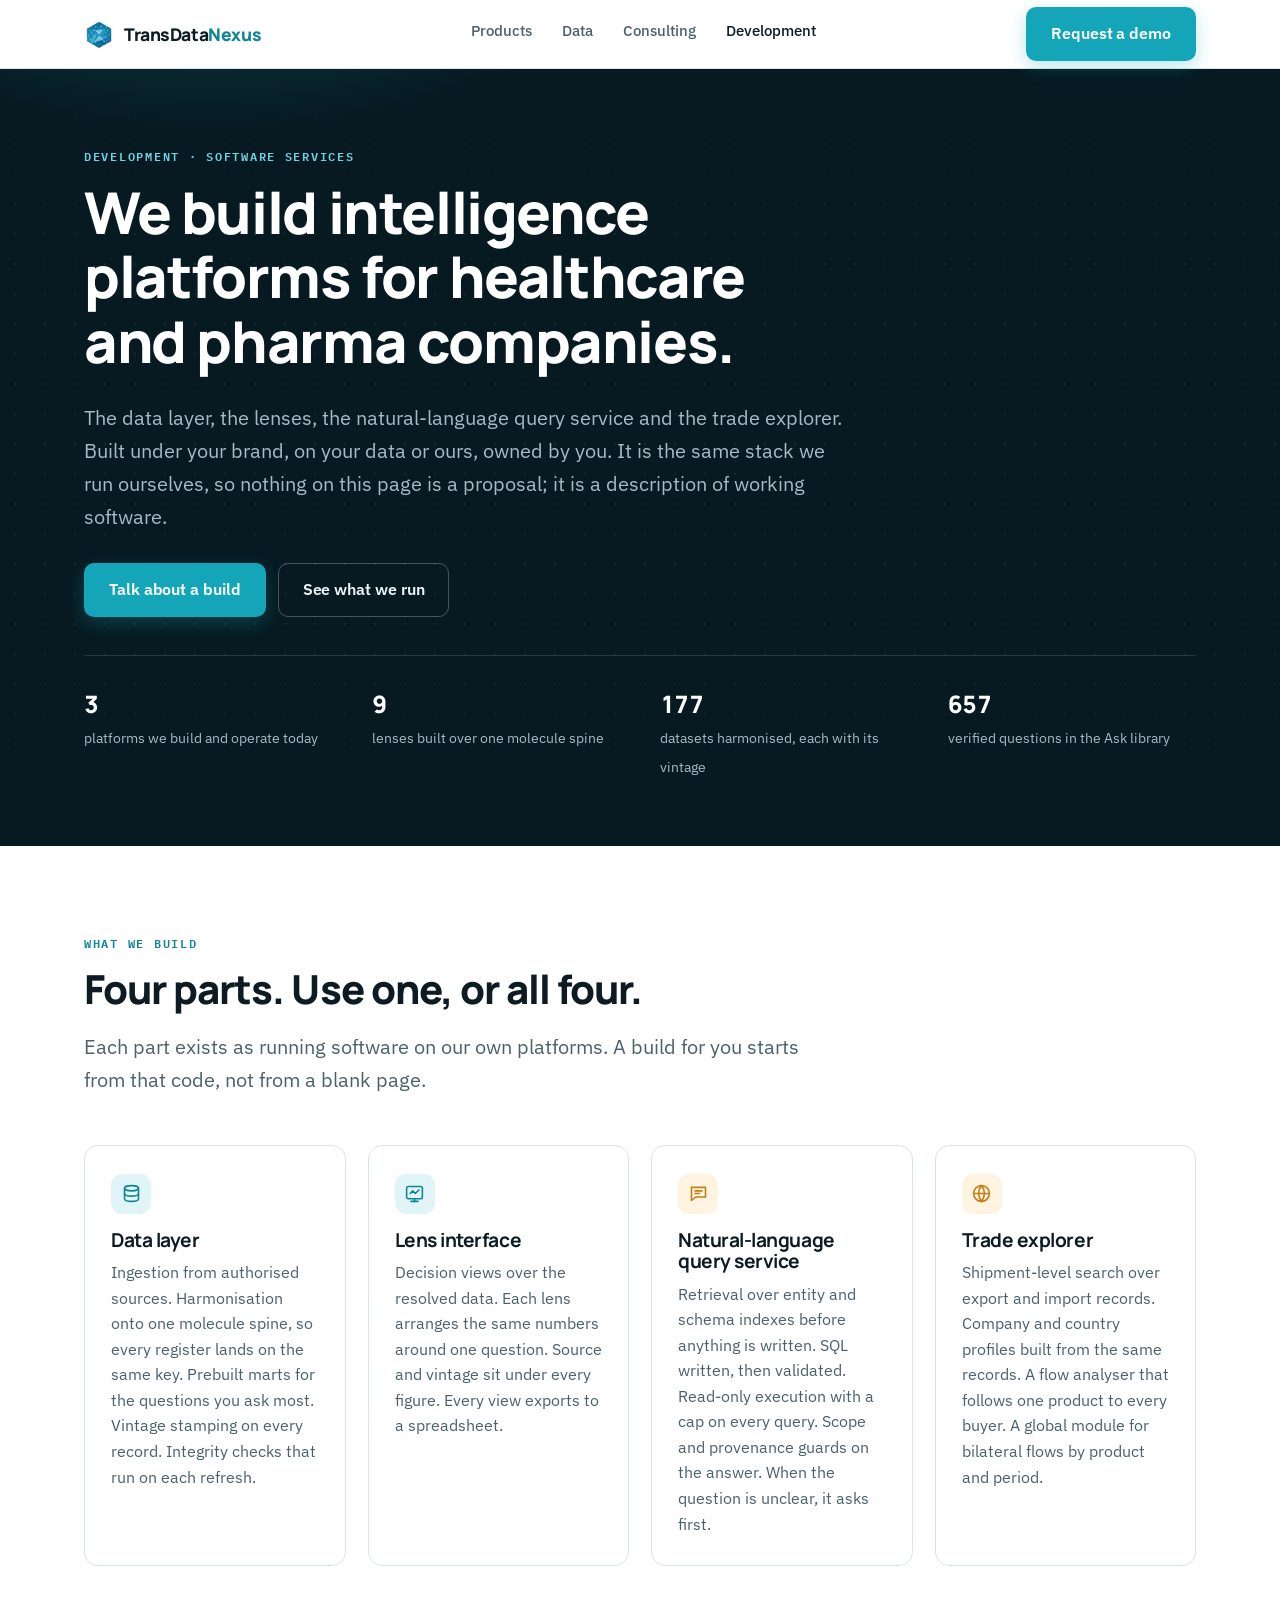
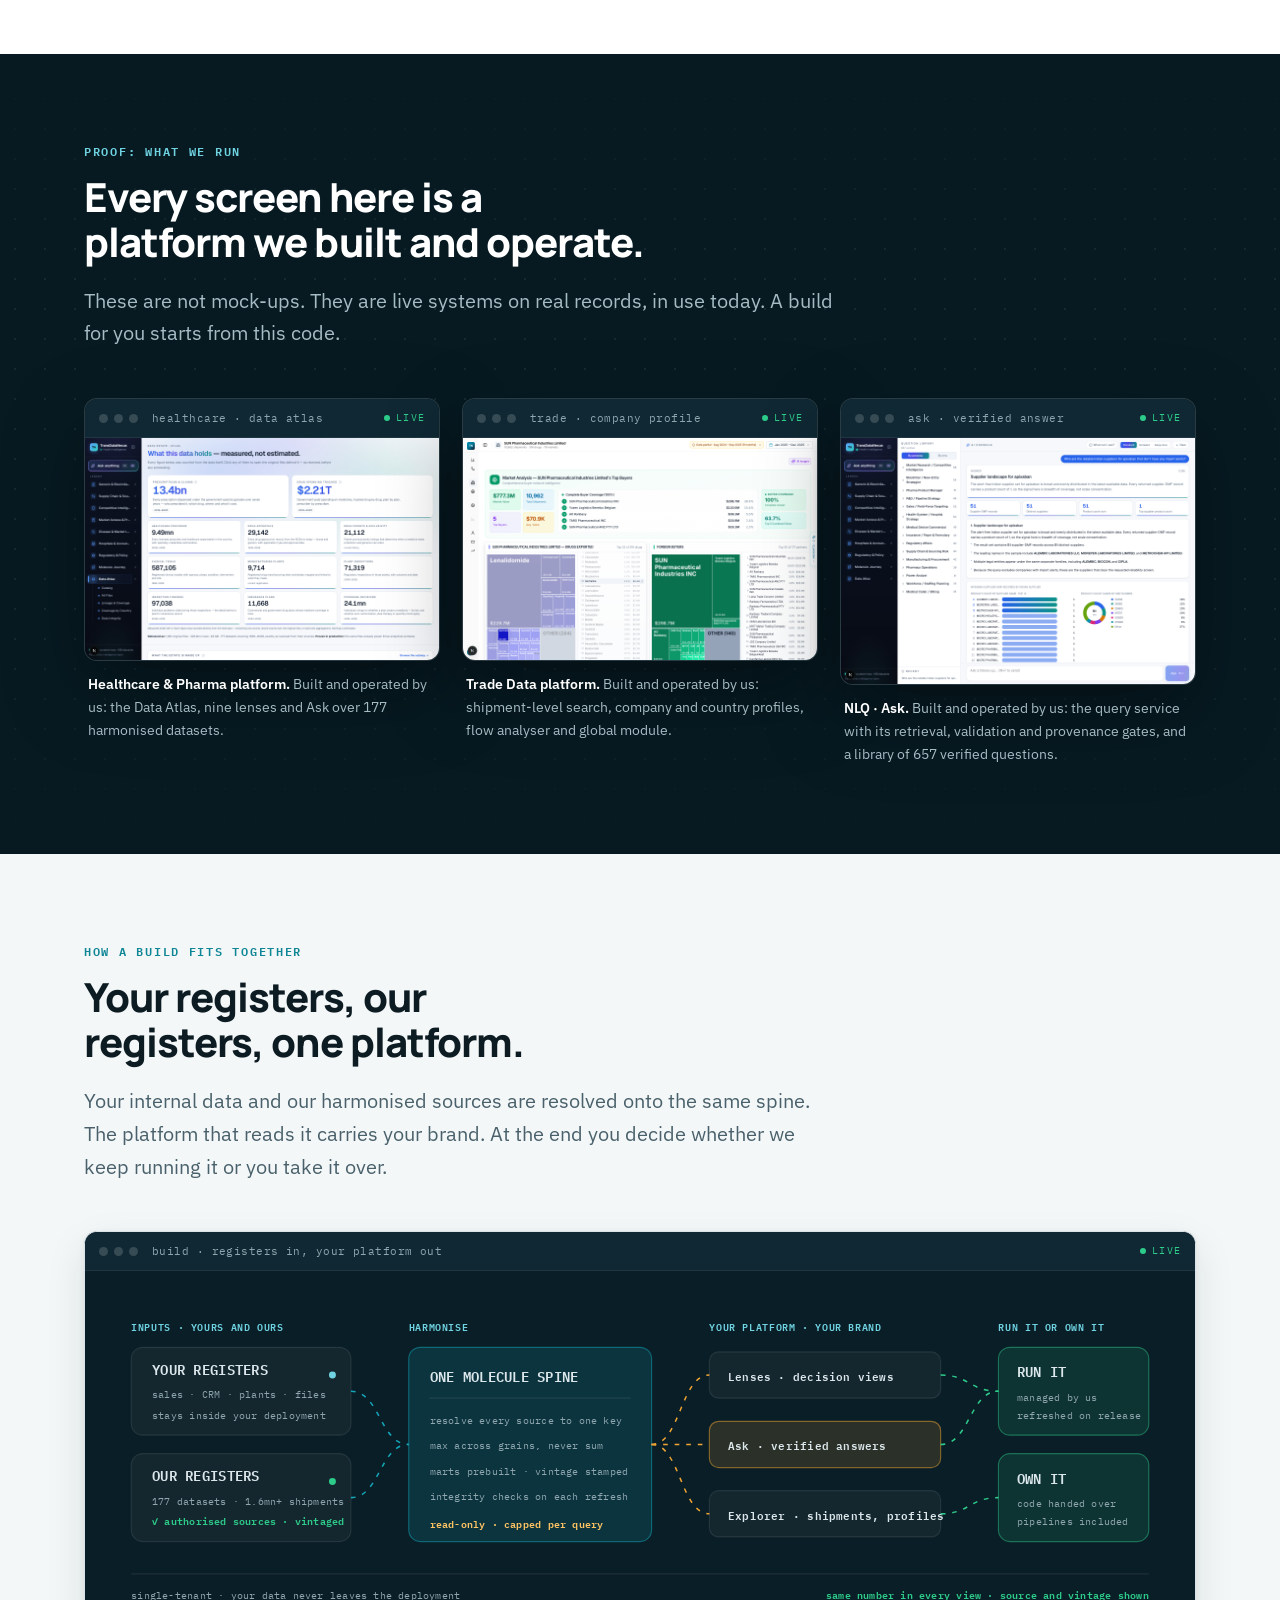
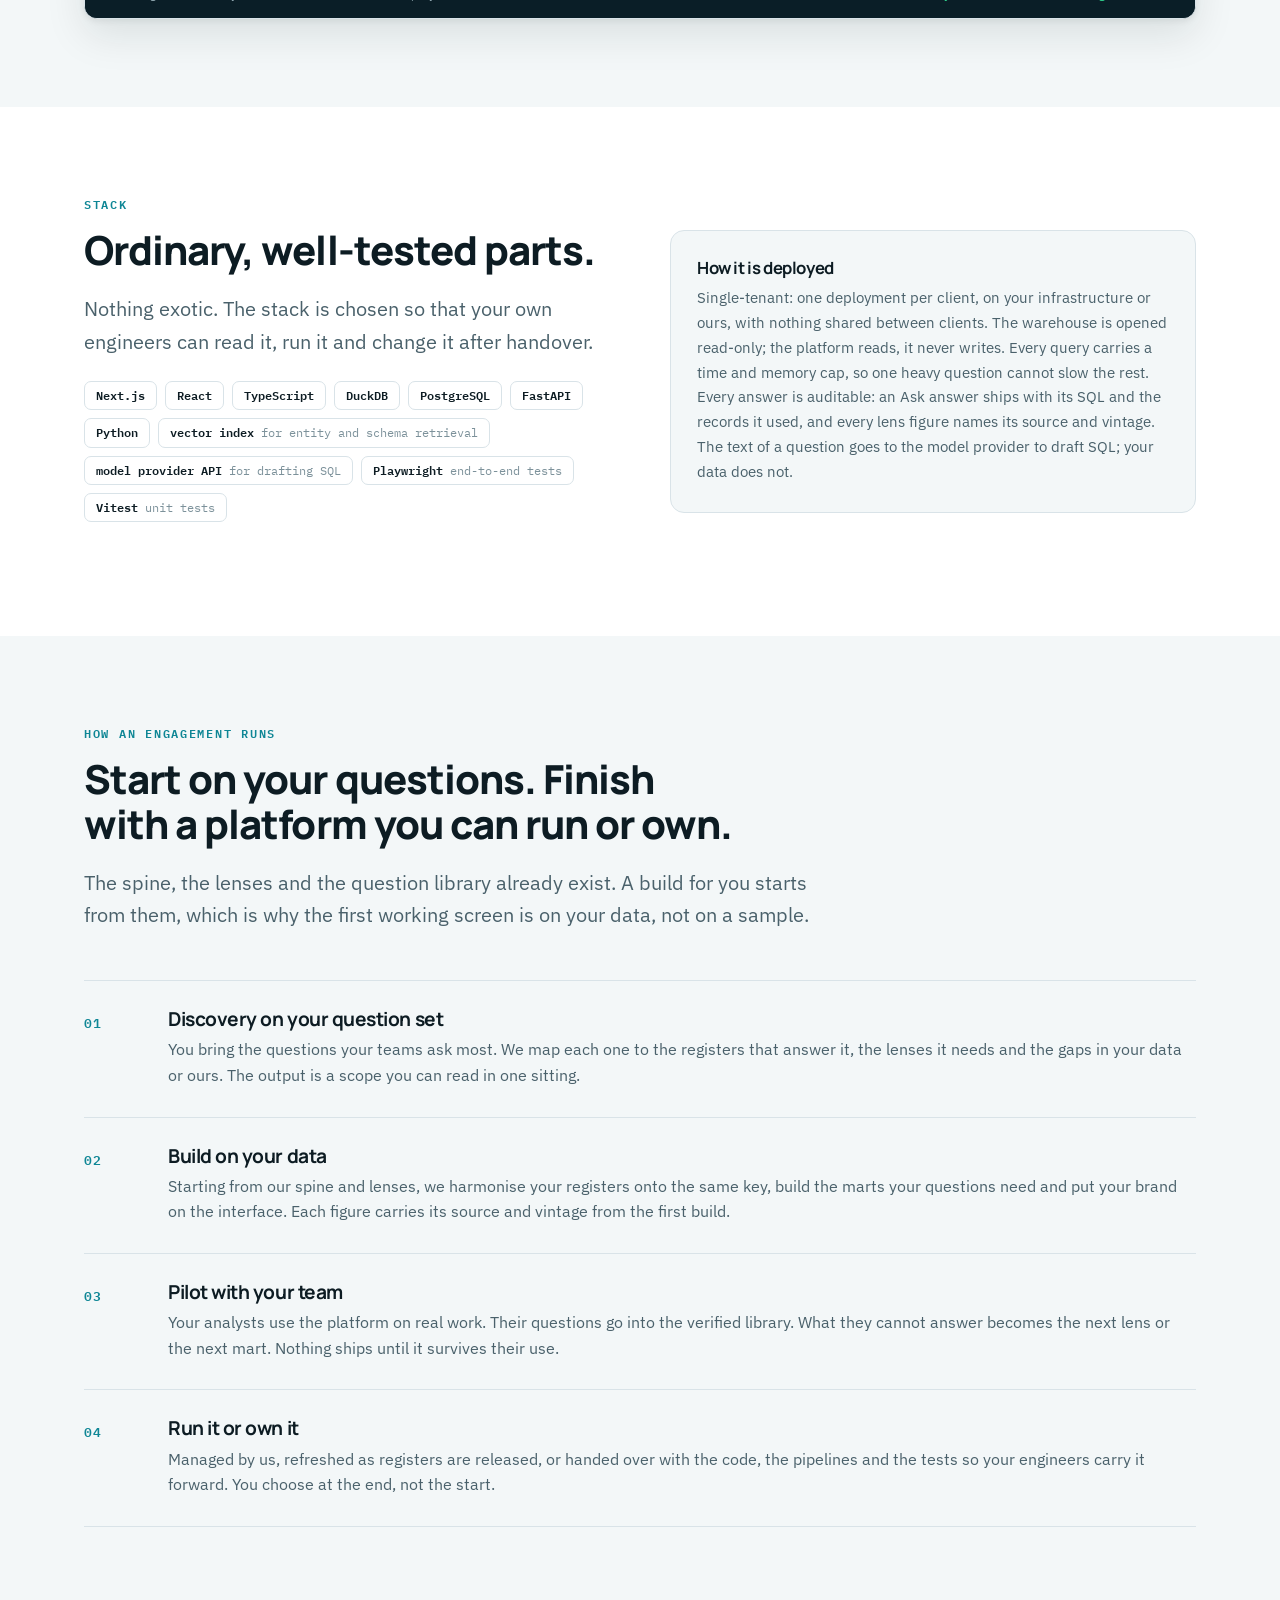
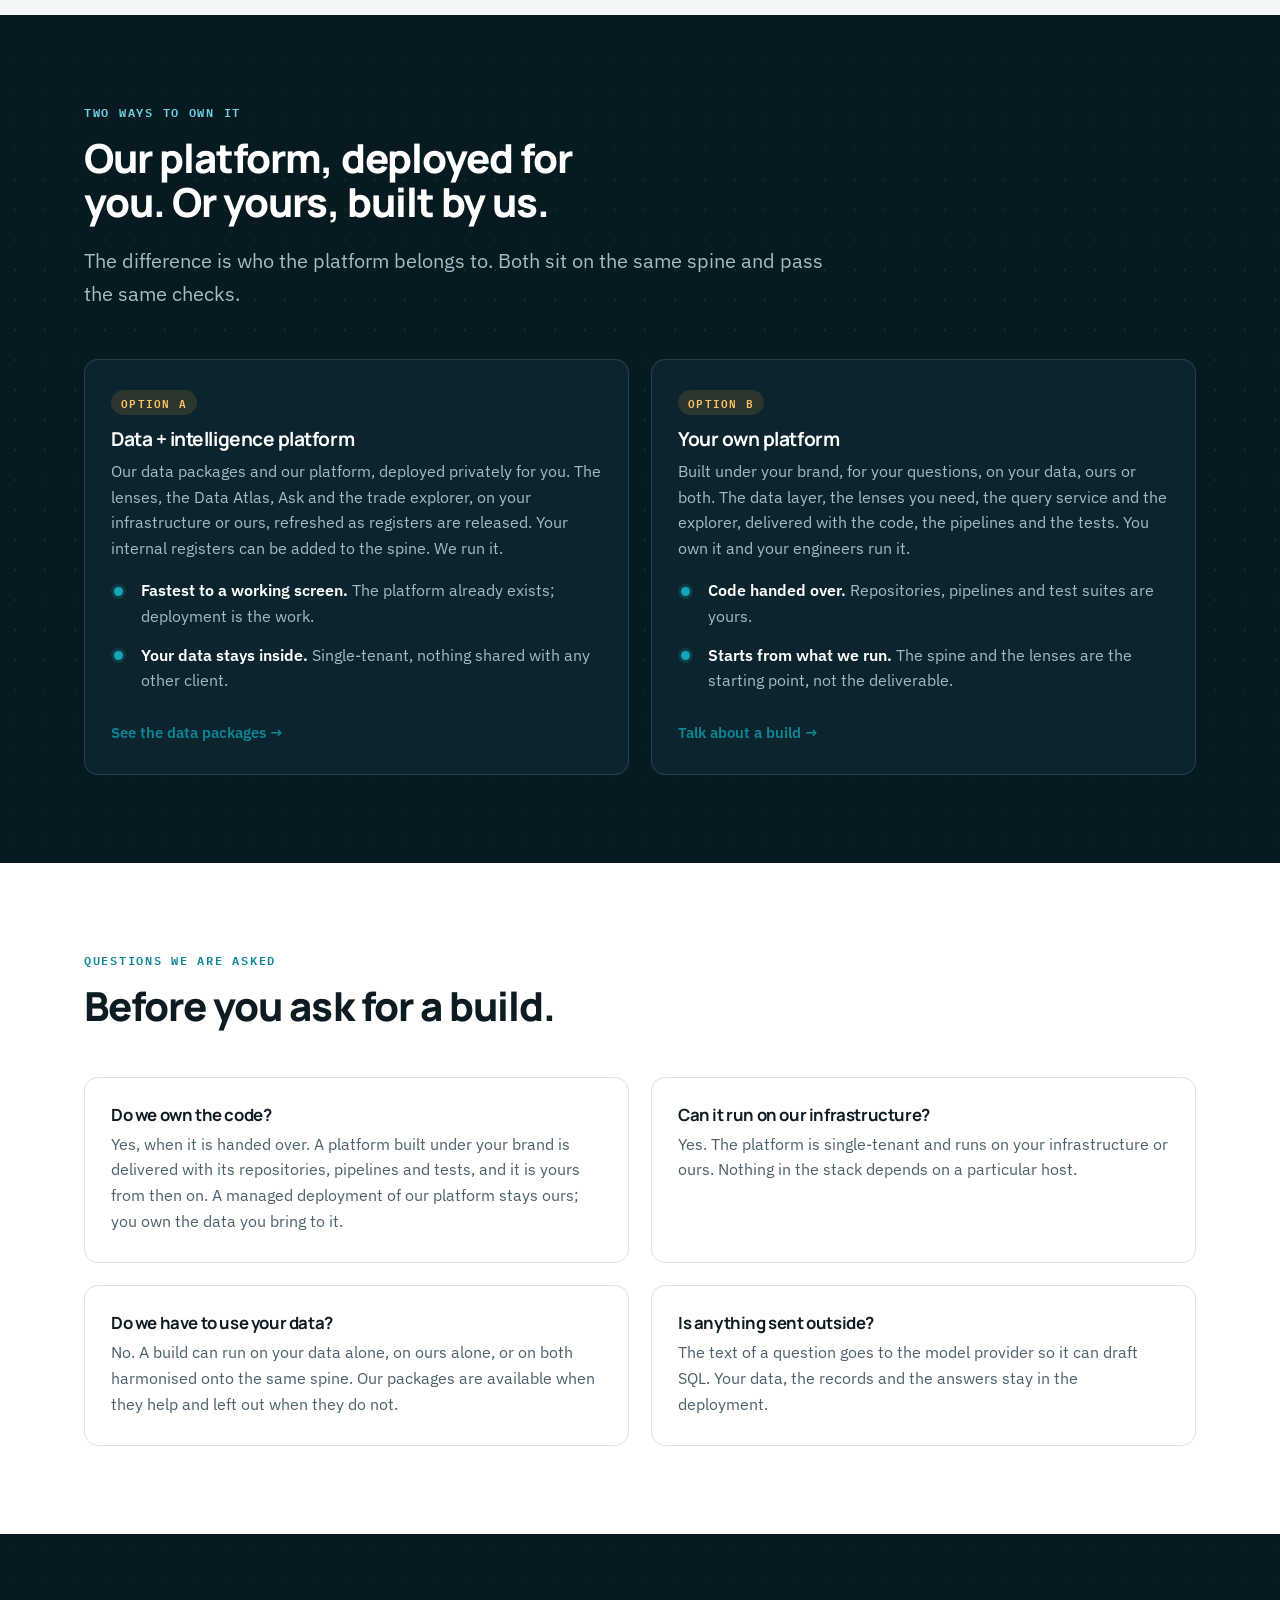
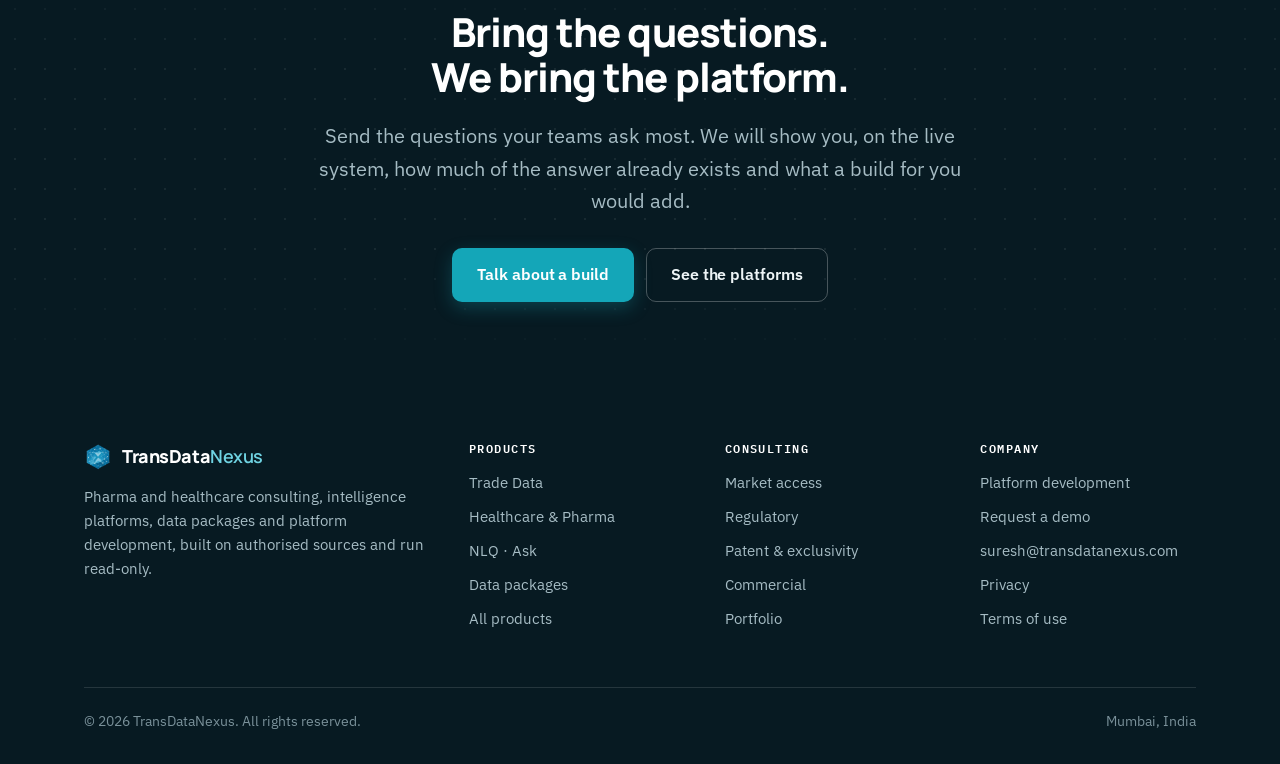
<file: development.html>
<!doctype html>
<html lang="en">
<head>
<meta charset="utf-8">
<meta name="viewport" content="width=device-width, initial-scale=1">
<title>Platform development — TransDataNexus</title>
<meta name="description" content="We build intelligence platforms for healthcare and pharma companies: the data layer, the lenses, the natural-language query service and the trade explorer, under your brand, on your data or ours, owned by you.">
<link rel="icon" type="image/png" sizes="32x32" href="assets/favicon-32.png">
<link rel="apple-touch-icon" href="assets/mark-96.png">
<meta property="og:title" content="Platform development — TransDataNexus">
<meta property="og:description" content="Intelligence platform development for healthcare and pharma: data layer, lenses, natural-language query service and trade explorer, built under your brand and owned by you.">
<meta property="og:type" content="website">
<meta property="og:url" content="https://transdatanexus.com/development.html">
<meta property="og:image" content="https://transdatanexus.com/assets/og.png">
<meta name="twitter:card" content="summary_large_image">
<link rel="preconnect" href="https://fonts.googleapis.com">
<link rel="preconnect" href="https://fonts.gstatic.com" crossorigin>
<link rel="stylesheet" href="https://fonts.googleapis.com/css2?family=Manrope:wght@700;800&family=IBM+Plex+Sans:wght@400;500;600&family=IBM+Plex+Mono:wght@400;600&display=swap">
<link rel="stylesheet" href="assets/styles.css">
<script type="application/ld+json">
{"@context":"https://schema.org","@type":"Organization","name":"TransDataNexus","url":"https://transdatanexus.com","email":"suresh@transdatanexus.com","address":{"@type":"PostalAddress","addressLocality":"Mumbai","addressCountry":"IN"},"description":"Pharma and healthcare consulting, intelligence platforms, data packages and platform development, built on authorised sources."}
</script>
</head>
<body>

<header class="site-header">
  <div class="wrap nav">
    <a class="brand" href="index.html" aria-label="TransDataNexus home">
      <img src="assets/mark-96.png" alt="" width="30" height="30">
      <span>TransData<b>Nexus</b></span>
    </a>
    <button class="nav-toggle" aria-expanded="false" aria-controls="nav">Menu</button>
    <ul class="nav-links" id="nav">
      <li><a href="products.html">Products</a></li>
      <li><a href="data.html">Data</a></li>
      <li><a href="services.html">Consulting</a></li>
      <li><a href="development.html" aria-current="page">Development</a></li>
    </ul>
    <div class="nav-cta"><a class="btn btn-primary" href="contact.html">Request a demo</a></div>
  </div>
</header>

<!-- ============ PAGE HEAD ============ -->
<section class="page-head gridbg">
  <div class="wrap">
    <p class="eyebrow on-dark">Development · software services</p>
    <h1>We build intelligence platforms for healthcare and pharma companies.</h1>
    <p class="lede on-dark">The data layer, the lenses, the natural-language query service and the trade explorer. Built under your brand, on your data or ours, owned by you. It is the same stack we run ourselves, so nothing on this page is a proposal; it is a description of working software.</p>
    <div class="btn-row">
      <a class="btn btn-primary" href="contact.html">Talk about a build</a>
      <a class="btn btn-ghost on-dark" href="#proof">See what we run</a>
    </div>
    <div class="hero-stats">
      <div class="stat"><strong data-count="3">3</strong><span>platforms we build and operate today</span></div>
      <div class="stat"><strong data-count="9">9</strong><span>lenses built over one molecule spine</span></div>
      <div class="stat"><strong data-count="177">177</strong><span>datasets harmonised, each with its vintage</span></div>
      <div class="stat"><strong data-count="657">657</strong><span>verified questions in the Ask library</span></div>
    </div>
  </div>
</section>

<!-- ============ WHAT WE BUILD ============ -->
<section>
  <div class="wrap">
    <p class="eyebrow">What we build</p>
    <h2 class="narrow">Four parts. Use one, or all four.</h2>
    <p class="lede narrow">Each part exists as running software on our own platforms. A build for you starts from that code, not from a blank page.</p>
    <div class="grid grid-4 mt-lg">
      <article class="card">
        <span class="ico"><svg viewBox="0 0 24 24"><ellipse cx="12" cy="6" rx="8" ry="3"/><path d="M4 6v6c0 1.7 3.6 3 8 3s8-1.3 8-3V6"/><path d="M4 12v6c0 1.7 3.6 3 8 3s8-1.3 8-3v-6"/></svg></span>
        <h3>Data layer</h3>
        <p>Ingestion from authorised sources. Harmonisation onto one molecule spine, so every register lands on the same key. Prebuilt marts for the questions you ask most. Vintage stamping on every record. Integrity checks that run on each refresh.</p>
      </article>
      <article class="card">
        <span class="ico"><svg viewBox="0 0 24 24"><rect x="3" y="4" width="18" height="14" rx="2"/><path d="M8 21h8"/><path d="M12 18v3"/><path d="M7 12l3-3 3 3 4-4"/></svg></span>
        <h3>Lens interface</h3>
        <p>Decision views over the resolved data. Each lens arranges the same numbers around one question. Source and vintage sit under every figure. Every view exports to a spreadsheet.</p>
      </article>
      <article class="card">
        <span class="ico amber"><svg viewBox="0 0 24 24"><path d="M4 5h16v11H9l-5 4V5z"/><path d="M8 9h8"/><path d="M8 12h5"/></svg></span>
        <h3>Natural-language query service</h3>
        <p>Retrieval over entity and schema indexes before anything is written. SQL written, then validated. Read-only execution with a cap on every query. Scope and provenance guards on the answer. When the question is unclear, it asks first.</p>
      </article>
      <article class="card">
        <span class="ico amber"><svg viewBox="0 0 24 24"><circle cx="12" cy="12" r="9"/><path d="M3 12h18"/><path d="M12 3a14 14 0 010 18"/><path d="M12 3a14 14 0 000 18"/></svg></span>
        <h3>Trade explorer</h3>
        <p>Shipment-level search over export and import records. Company and country profiles built from the same records. A flow analyser that follows one product to every buyer. A global module for bilateral flows by product and period.</p>
      </article>
    </div>
  </div>
</section>

<!-- ============ PROOF ============ -->
<section class="band-dark gridbg" id="proof">
  <div class="wrap">
    <p class="eyebrow on-dark">Proof: what we run</p>
    <h2 class="narrow">Every screen here is a platform we built and operate.</h2>
    <p class="lede on-dark narrow">These are not mock-ups. They are live systems on real records, in use today. A build for you starts from this code.</p>
    <div class="grid grid-3 mt-lg">
      <div>
        <div class="shot">
          <div class="frame-bar"><i></i><i></i><i></i><em>healthcare · data atlas</em><span class="live">live</span></div>
          <img src="assets/shots/health/atlas.png" alt="Data Atlas listing datasets with record counts, source register, vintage and integrity status" loading="lazy">
        </div>
        <p class="shot-cap"><b>Healthcare &amp; Pharma platform.</b> Built and operated by us: the Data Atlas, nine lenses and Ask over 177 harmonised datasets.</p>
      </div>
      <div>
        <div class="shot">
          <div class="frame-bar"><i></i><i></i><i></i><em>trade · company profile</em><span class="live">live</span></div>
          <img src="assets/shots/trade/dashboard-company.png" alt="Trade explorer company profile showing shipments, products, destinations and buyers for one exporter" loading="lazy">
        </div>
        <p class="shot-cap"><b>Trade Data platform.</b> Built and operated by us: shipment-level search, company and country profiles, flow analyser and global module.</p>
      </div>
      <div>
        <div class="shot">
          <div class="frame-bar"><i></i><i></i><i></i><em>ask · verified answer</em><span class="live">live</span></div>
          <img src="assets/shots/nlq/ask.png" alt="Ask console answering a plain-English question with verified figures, entities and the query behind them" loading="lazy">
        </div>
        <p class="shot-cap"><b>NLQ · Ask.</b> Built and operated by us: the query service with its retrieval, validation and provenance gates, and a library of 657 verified questions.</p>
      </div>
    </div>
  </div>
</section>

<!-- ============ HOW A BUILD FITS TOGETHER ============ -->
<section class="band-wash">
  <div class="wrap">
    <p class="eyebrow">How a build fits together</p>
    <h2 class="narrow">Your registers, our registers, one platform.</h2>
    <p class="lede narrow">Your internal data and our harmonised sources are resolved onto the same spine. The platform that reads it carries your brand. At the end you decide whether we keep running it or you take it over.</p>

    <div class="frame mt-lg">
      <div class="frame-bar"><i></i><i></i><i></i><em>build · registers in, your platform out</em><span class="live">live</span></div>
      <svg viewBox="0 0 960 300" role="img" aria-label="Your registers and our registers are harmonised onto one spine, served through your branded platform of lenses, Ask and explorer, and then either run by us or owned by you.">
        <rect class="fx-bg" width="960" height="300"/>

        <text class="fx-txt-a" x="40" y="52">INPUTS · YOURS AND OURS</text>
        <rect class="fx-panel" x="40" y="66" width="190" height="76" rx="10"/>
        <text class="fx-txt-b" x="58" y="90" style="font-size:12px">YOUR REGISTERS</text>
        <text class="fx-txt" x="58" y="110">sales · CRM · plants · files</text>
        <text class="fx-txt" x="58" y="128">stays inside your deployment</text>
        <rect class="fx-panel" x="40" y="158" width="190" height="76" rx="10"/>
        <text class="fx-txt-b" x="58" y="182" style="font-size:12px">OUR REGISTERS</text>
        <text class="fx-txt" x="58" y="202">177 datasets · 1.6mn+ shipments</text>
        <text class="fx-txt-g" x="58" y="220">✓ authorised sources · vintaged</text>
        <circle class="viz-dot" cx="214" cy="90" r="3" fill="#6FD3E2"/>
        <circle class="viz-dot" cx="214" cy="182" r="3" fill="#2ECC8A"/>

        <path class="fx-flow" d="M230,104 C255,104 255,150 280,150"/>
        <path class="fx-flow" d="M230,196 C255,196 255,150 280,150"/>

        <text class="fx-txt-a" x="280" y="52">HARMONISE</text>
        <rect class="fx-hl" x="280" y="66" width="210" height="168" rx="10"/>
        <text class="fx-txt-b" x="298" y="96" style="font-size:12px">ONE MOLECULE SPINE</text>
        <line class="fx-rule" x1="298" y1="110" x2="472" y2="110"/>
        <text class="fx-txt" x="298" y="132">resolve every source to one key</text>
        <text class="fx-txt" x="298" y="154">max across grains, never sum</text>
        <text class="fx-txt" x="298" y="176">marts prebuilt · vintage stamped</text>
        <text class="fx-txt" x="298" y="198">integrity checks on each refresh</text>
        <text class="fx-txt-m" x="298" y="222">read-only · capped per query</text>

        <path class="fx-flow amber" d="M490,150 C515,150 515,90 540,90"/>
        <path class="fx-flow amber" d="M490,150 L540,150"/>
        <path class="fx-flow amber" d="M490,150 C515,150 515,210 540,210"/>

        <text class="fx-txt-a" x="540" y="52">YOUR PLATFORM · YOUR BRAND</text>
        <rect class="fx-panel" x="540" y="70" width="200" height="40" rx="8"/>
        <text class="fx-txt-b" x="556" y="95">Lenses · decision views</text>
        <rect class="fx-hl-m" x="540" y="130" width="200" height="40" rx="8"/>
        <text class="fx-txt-b" x="556" y="155">Ask · verified answers</text>
        <rect class="fx-panel" x="540" y="190" width="200" height="40" rx="8"/>
        <text class="fx-txt-b" x="556" y="215">Explorer · shipments, profiles</text>

        <path class="fx-flow green" d="M740,90 C765,90 765,104 790,104"/>
        <path class="fx-flow green" d="M740,150 C765,150 765,104 790,104"/>
        <path class="fx-flow green" d="M740,210 C765,210 765,196 790,196"/>

        <text class="fx-txt-a" x="790" y="52">RUN IT OR OWN IT</text>
        <rect class="fx-hl-g" x="790" y="66" width="130" height="76" rx="10"/>
        <text class="fx-txt-b" x="806" y="92" style="font-size:12px">RUN IT</text>
        <text class="fx-txt" x="806" y="112">managed by us</text>
        <text class="fx-txt" x="806" y="128">refreshed on release</text>
        <rect class="fx-hl-g" x="790" y="158" width="130" height="76" rx="10"/>
        <text class="fx-txt-b" x="806" y="184" style="font-size:12px">OWN IT</text>
        <text class="fx-txt" x="806" y="204">code handed over</text>
        <text class="fx-txt" x="806" y="220">pipelines included</text>

        <line class="fx-rule" x1="40" y1="262" x2="920" y2="262"/>
        <text class="fx-txt" x="40" y="284">single-tenant · your data never leaves the deployment</text>
        <text class="fx-txt-g" x="920" y="284" text-anchor="end">same number in every view · source and vintage shown</text>
      </svg>
    </div>
  </div>
</section>

<!-- ============ STACK ============ -->
<section>
  <div class="wrap">
    <div class="split">
      <div>
        <p class="eyebrow">Stack</p>
        <h2>Ordinary, well-tested parts.</h2>
        <p class="lede">Nothing exotic. The stack is chosen so that your own engineers can read it, run it and change it after handover.</p>
        <ul class="chips mt-md">
          <li><b>Next.js</b></li>
          <li><b>React</b></li>
          <li><b>TypeScript</b></li>
          <li><b>DuckDB</b></li>
          <li><b>PostgreSQL</b></li>
          <li><b>FastAPI</b></li>
          <li><b>Python</b></li>
          <li><b>vector index</b> for entity and schema retrieval</li>
          <li><b>model provider API</b> for drafting SQL</li>
          <li><b>Playwright</b> end-to-end tests</li>
          <li><b>Vitest</b> unit tests</li>
        </ul>
      </div>
      <div>
        <div class="panel">
          <h3>How it is deployed</h3>
          <p>Single-tenant: one deployment per client, on your infrastructure or ours, with nothing shared between clients. The warehouse is opened read-only; the platform reads, it never writes. Every query carries a time and memory cap, so one heavy question cannot slow the rest. Every answer is auditable: an Ask answer ships with its SQL and the records it used, and every lens figure names its source and vintage. The text of a question goes to the model provider to draft SQL; your data does not.</p>
        </div>
      </div>
    </div>
  </div>
</section>

<!-- ============ ENGAGEMENT ============ -->
<section class="band-wash">
  <div class="wrap">
    <p class="eyebrow">How an engagement runs</p>
    <h2 class="narrow">Start on your questions. Finish with a platform you can run or own.</h2>
    <p class="lede narrow">The spine, the lenses and the question library already exist. A build for you starts from them, which is why the first working screen is on your data, not on a sample.</p>

    <div class="steps mt-lg">
      <div class="step">
        <div class="step-n">01</div>
        <div>
          <h3>Discovery on your question set</h3>
          <p>You bring the questions your teams ask most. We map each one to the registers that answer it, the lenses it needs and the gaps in your data or ours. The output is a scope you can read in one sitting.</p>
        </div>
      </div>
      <div class="step">
        <div class="step-n">02</div>
        <div>
          <h3>Build on your data</h3>
          <p>Starting from our spine and lenses, we harmonise your registers onto the same key, build the marts your questions need and put your brand on the interface. Each figure carries its source and vintage from the first build.</p>
        </div>
      </div>
      <div class="step">
        <div class="step-n">03</div>
        <div>
          <h3>Pilot with your team</h3>
          <p>Your analysts use the platform on real work. Their questions go into the verified library. What they cannot answer becomes the next lens or the next mart. Nothing ships until it survives their use.</p>
        </div>
      </div>
      <div class="step">
        <div class="step-n">04</div>
        <div>
          <h3>Run it or own it</h3>
          <p>Managed by us, refreshed as registers are released, or handed over with the code, the pipelines and the tests so your engineers carry it forward. You choose at the end, not the start.</p>
        </div>
      </div>
    </div>
  </div>
</section>

<!-- ============ TWO WAYS TO OWN IT ============ -->
<section class="band-dark gridbg">
  <div class="wrap">
    <p class="eyebrow on-dark">Two ways to own it</p>
    <h2 class="narrow">Our platform, deployed for you. Or yours, built by us.</h2>
    <p class="lede on-dark narrow">The difference is who the platform belongs to. Both sit on the same spine and pass the same checks.</p>
    <div class="grid grid-2 mt-lg">
      <article class="card on-dark">
        <span class="card-tag">Option A</span>
        <h3>Data + intelligence platform</h3>
        <p>Our data packages and our platform, deployed privately for you. The lenses, the Data Atlas, Ask and the trade explorer, on your infrastructure or ours, refreshed as registers are released. Your internal registers can be added to the spine. We run it.</p>
        <ul class="ticks on-dark" style="margin-top:16px">
          <li><b>Fastest to a working screen.</b> The platform already exists; deployment is the work.</li>
          <li><b>Your data stays inside.</b> Single-tenant, nothing shared with any other client.</li>
        </ul>
        <a class="more" href="data.html">See the data packages →</a>
      </article>
      <article class="card on-dark">
        <span class="card-tag">Option B</span>
        <h3>Your own platform</h3>
        <p>Built under your brand, for your questions, on your data, ours or both. The data layer, the lenses you need, the query service and the explorer, delivered with the code, the pipelines and the tests. You own it and your engineers run it.</p>
        <ul class="ticks on-dark" style="margin-top:16px">
          <li><b>Code handed over.</b> Repositories, pipelines and test suites are yours.</li>
          <li><b>Starts from what we run.</b> The spine and the lenses are the starting point, not the deliverable.</li>
        </ul>
        <a class="more" href="contact.html">Talk about a build →</a>
      </article>
    </div>
  </div>
</section>

<!-- ============ FAQ ============ -->
<section>
  <div class="wrap">
    <p class="eyebrow">Questions we are asked</p>
    <h2 class="narrow">Before you ask for a build.</h2>
    <div class="grid grid-2 mt-lg faq">
      <div class="card"><h3>Do we own the code?</h3><p>Yes, when it is handed over. A platform built under your brand is delivered with its repositories, pipelines and tests, and it is yours from then on. A managed deployment of our platform stays ours; you own the data you bring to it.</p></div>
      <div class="card"><h3>Can it run on our infrastructure?</h3><p>Yes. The platform is single-tenant and runs on your infrastructure or ours. Nothing in the stack depends on a particular host.</p></div>
      <div class="card"><h3>Do we have to use your data?</h3><p>No. A build can run on your data alone, on ours alone, or on both harmonised onto the same spine. Our packages are available when they help and left out when they do not.</p></div>
      <div class="card"><h3>Is anything sent outside?</h3><p>The text of a question goes to the model provider so it can draft SQL. Your data, the records and the answers stay in the deployment.</p></div>
    </div>
  </div>
</section>

<!-- ============ CTA ============ -->
<section class="cta-band gridbg">
  <div class="wrap">
    <h2>Bring the questions. We bring the platform.</h2>
    <p class="lede on-dark">Send the questions your teams ask most. We will show you, on the live system, how much of the answer already exists and what a build for you would add.</p>
    <div class="btn-row">
      <a class="btn btn-primary" href="contact.html">Talk about a build</a>
      <a class="btn btn-ghost on-dark" href="products.html">See the platforms</a>
    </div>
  </div>
</section>

<footer class="site-footer">
  <div class="wrap">
    <div class="footer-grid">
      <div>
        <div class="footer-brand"><img src="assets/mark-96.png" alt="" width="28" height="28"><span>TransData<b>Nexus</b></span></div>
        <p>Pharma and healthcare consulting, intelligence platforms, data packages and platform development, built on authorised sources and run read-only.</p>
      </div>
      <div>
        <h3>Products</h3>
        <ul>
          <li><a href="trade.html">Trade Data</a></li>
          <li><a href="healthcare.html">Healthcare &amp; Pharma</a></li>
          <li><a href="nlq.html">NLQ · Ask</a></li>
          <li><a href="data.html">Data packages</a></li>
          <li><a href="products.html">All products</a></li>
        </ul>
      </div>
      <div>
        <h3>Consulting</h3>
        <ul>
          <li><a href="services.html#market-access">Market access</a></li>
          <li><a href="services.html#regulatory">Regulatory</a></li>
          <li><a href="services.html#patent">Patent &amp; exclusivity</a></li>
          <li><a href="services.html#commercial">Commercial</a></li>
          <li><a href="services.html#portfolio">Portfolio</a></li>
        </ul>
      </div>
      <div>
        <h3>Company</h3>
        <ul>
          <li><a href="development.html">Platform development</a></li>
          <li><a href="contact.html">Request a demo</a></li>
          <li><a href="mailto:suresh@transdatanexus.com">suresh@transdatanexus.com</a></li>
          <li><a href="privacy.html">Privacy</a></li>
          <li><a href="terms.html">Terms of use</a></li>
        </ul>
      </div>
    </div>
    <div class="footer-bot">
      <span>© 2026 TransDataNexus. All rights reserved.</span>
      <span>Mumbai, India</span>
    </div>
  </div>
</footer>

<script src="assets/main.js"></script>
</body>
</html>
</file>
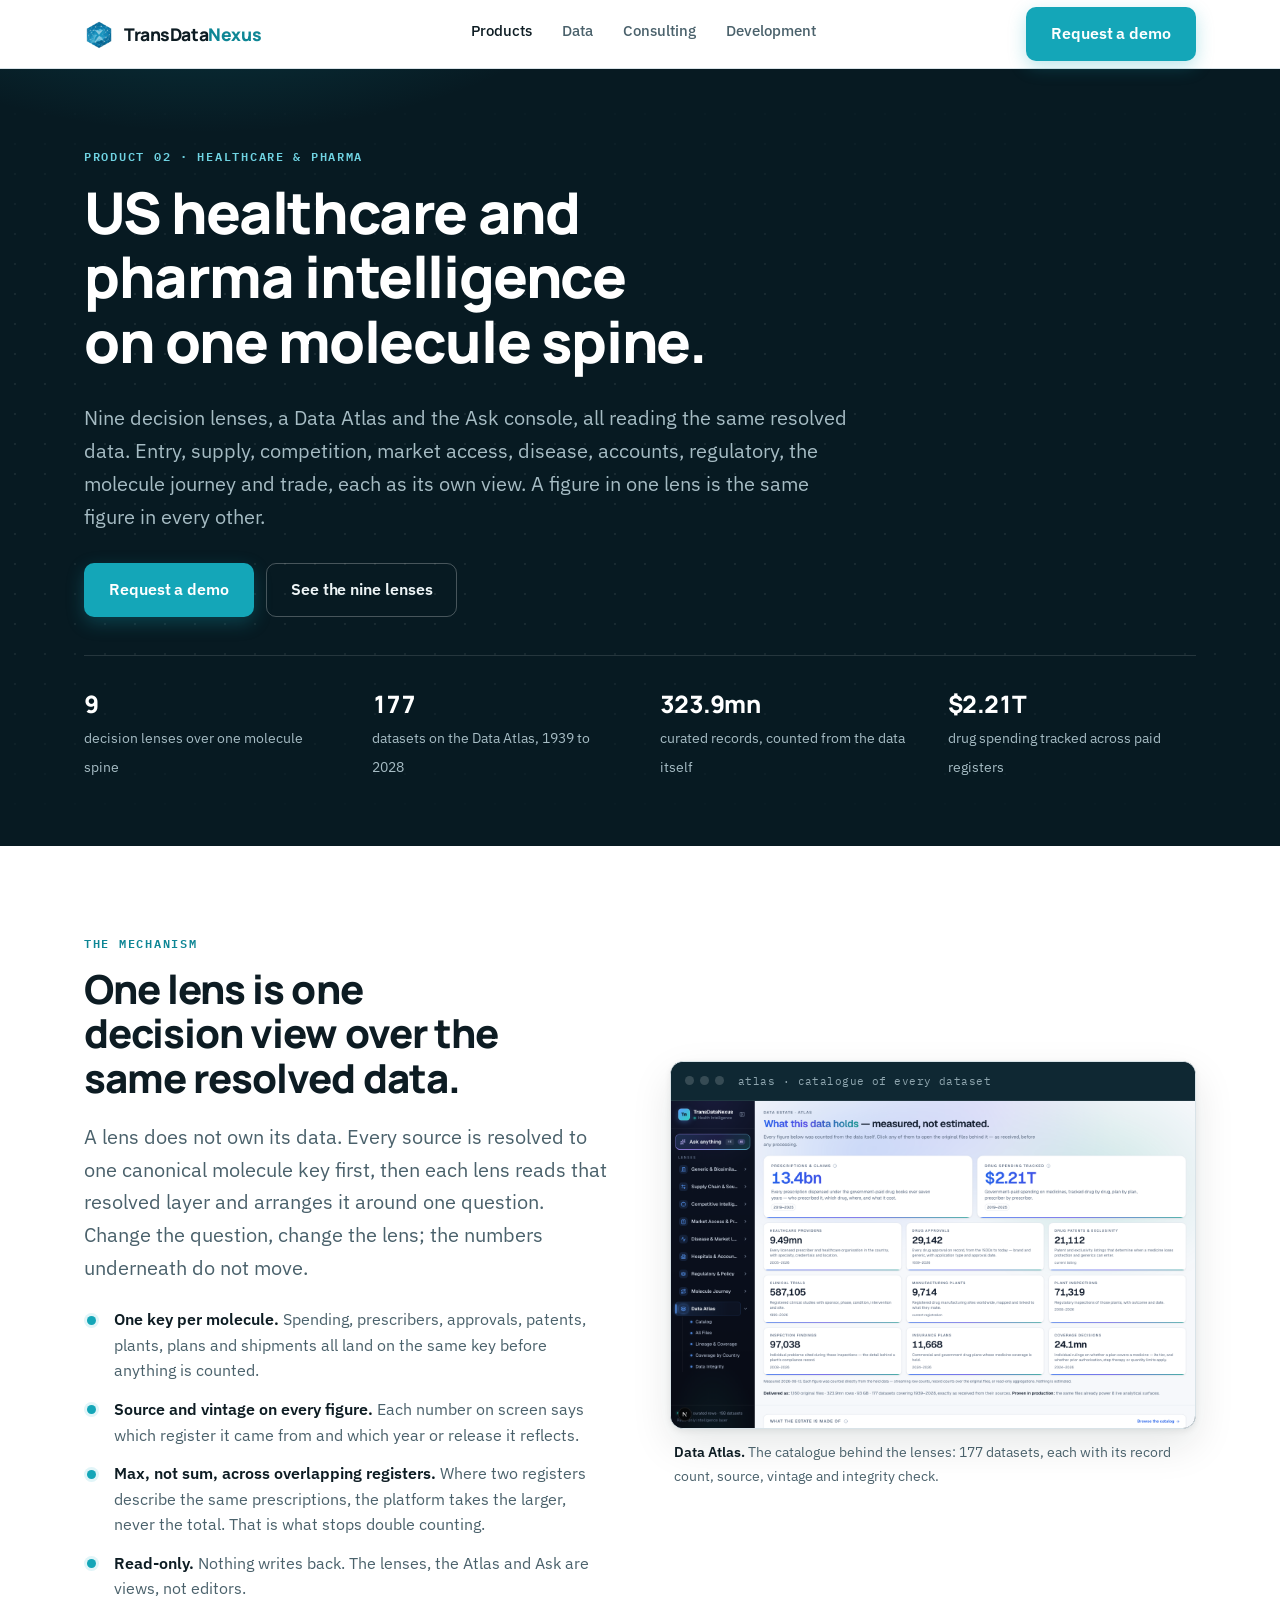
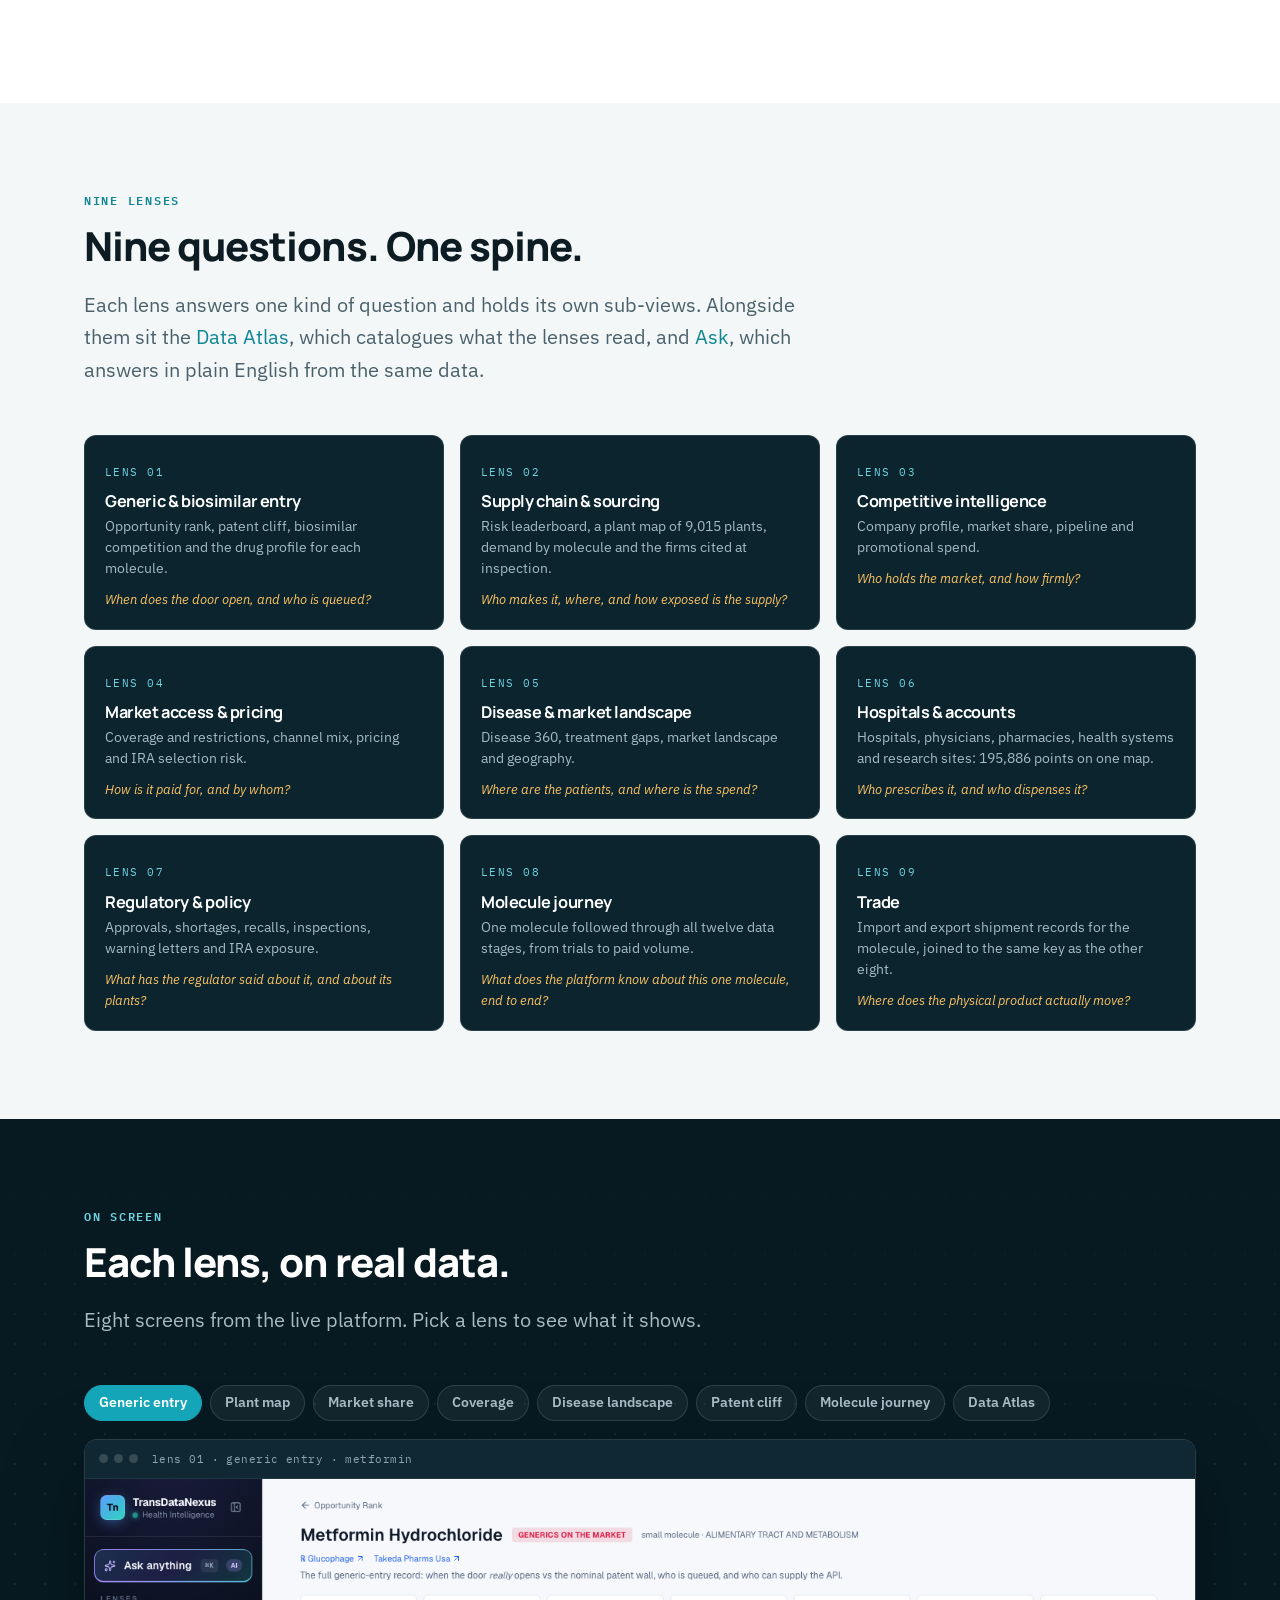
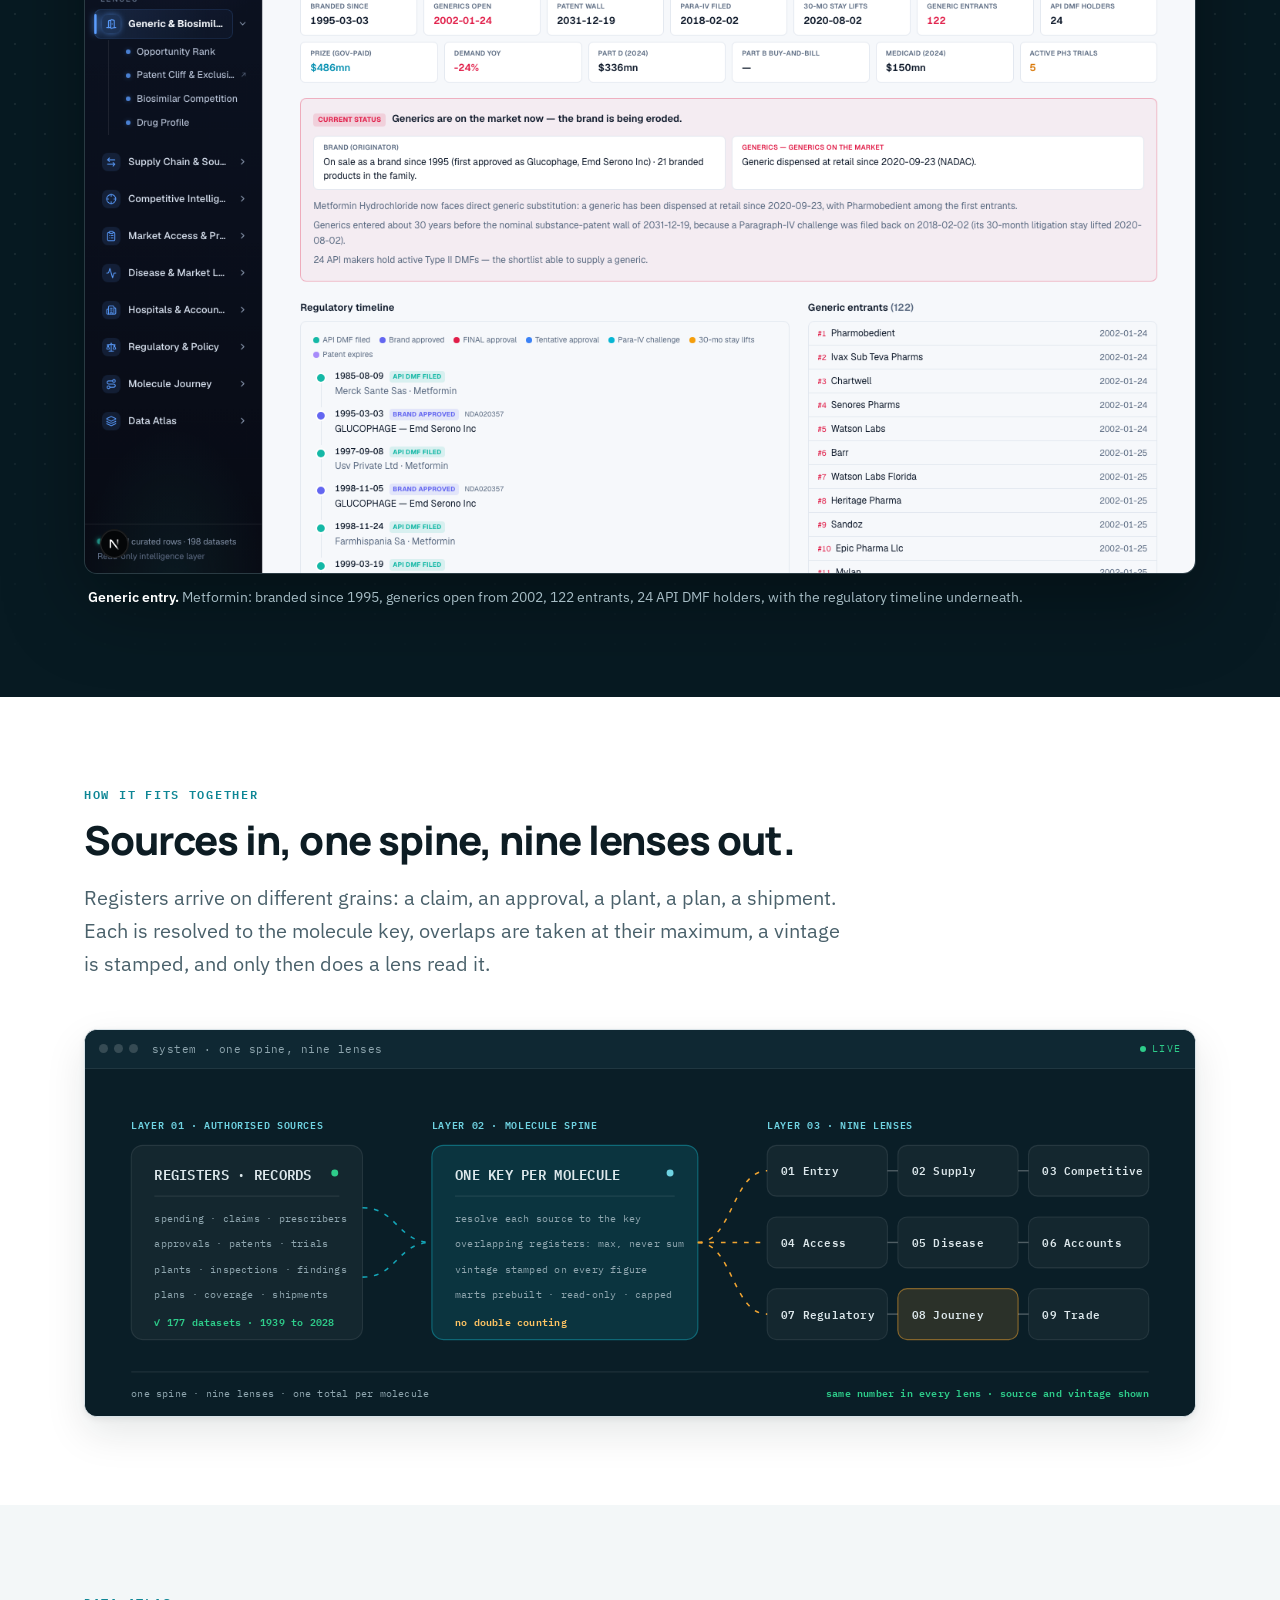
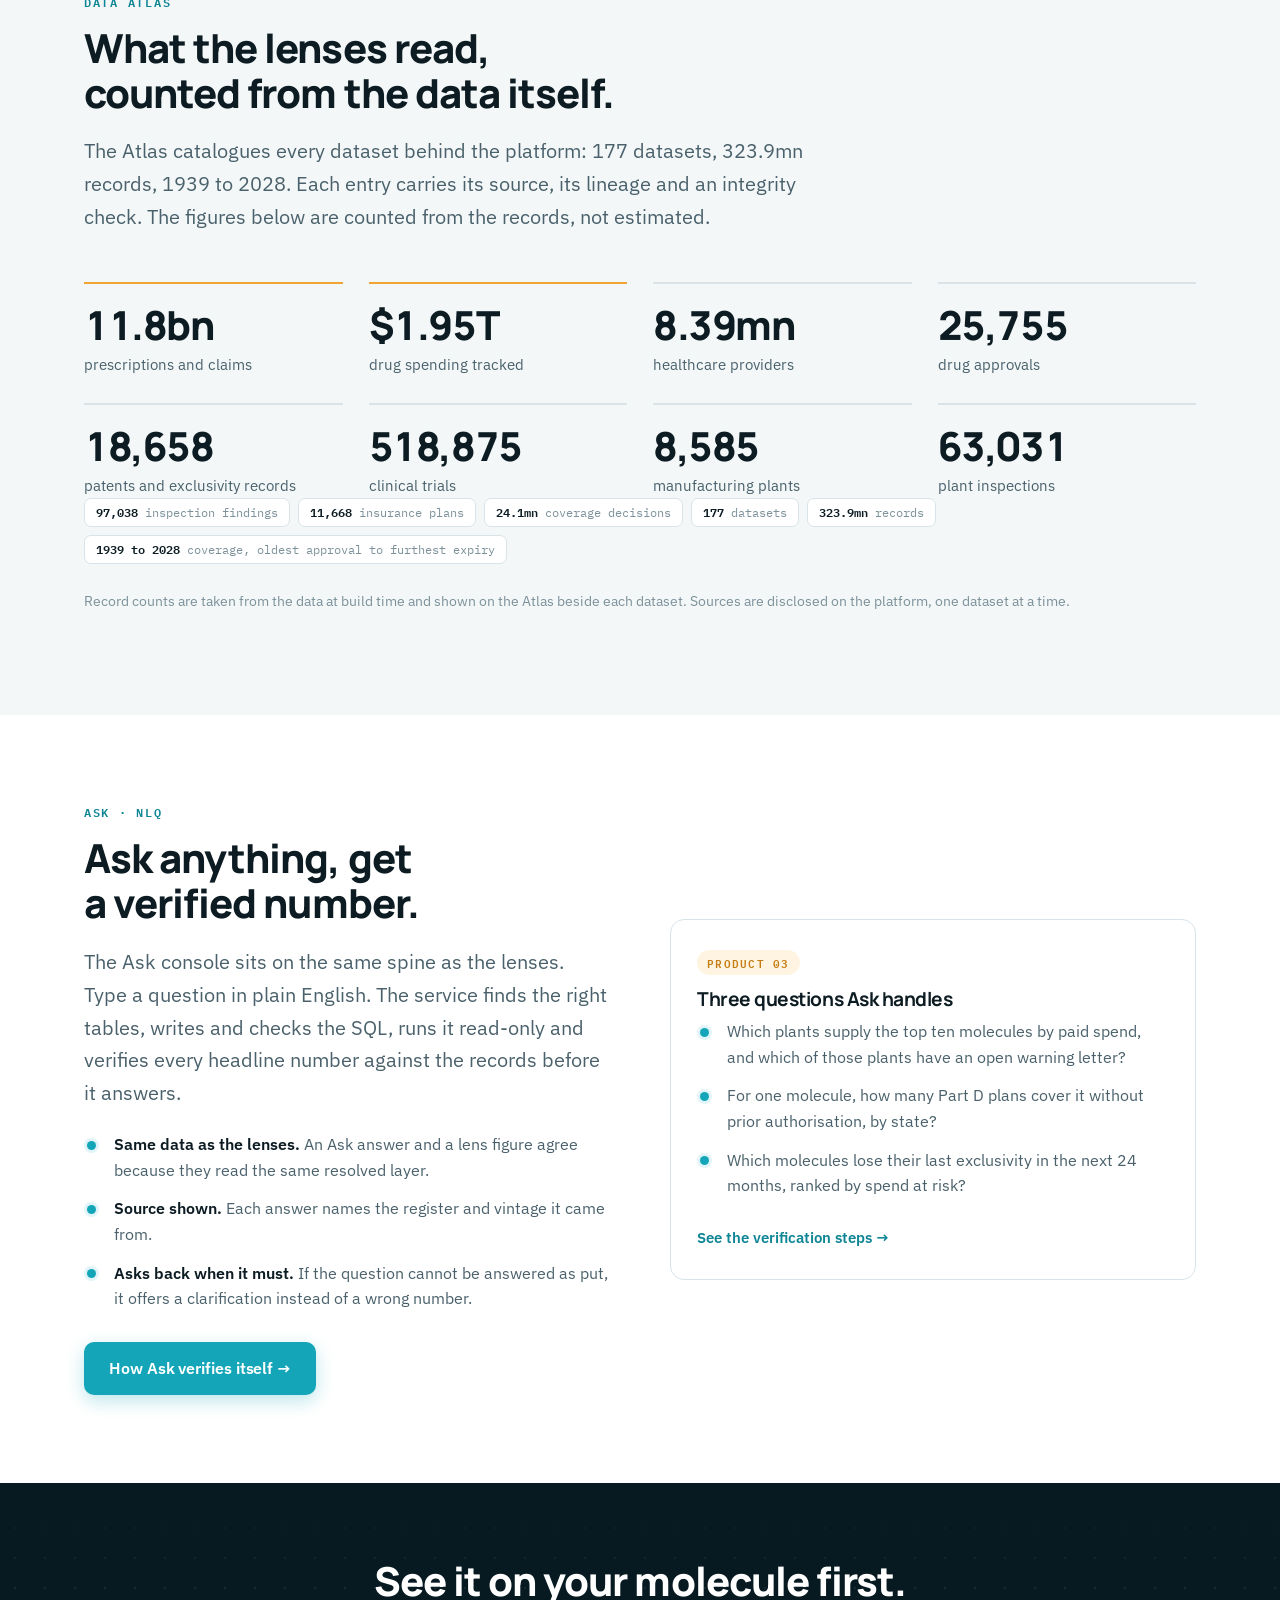
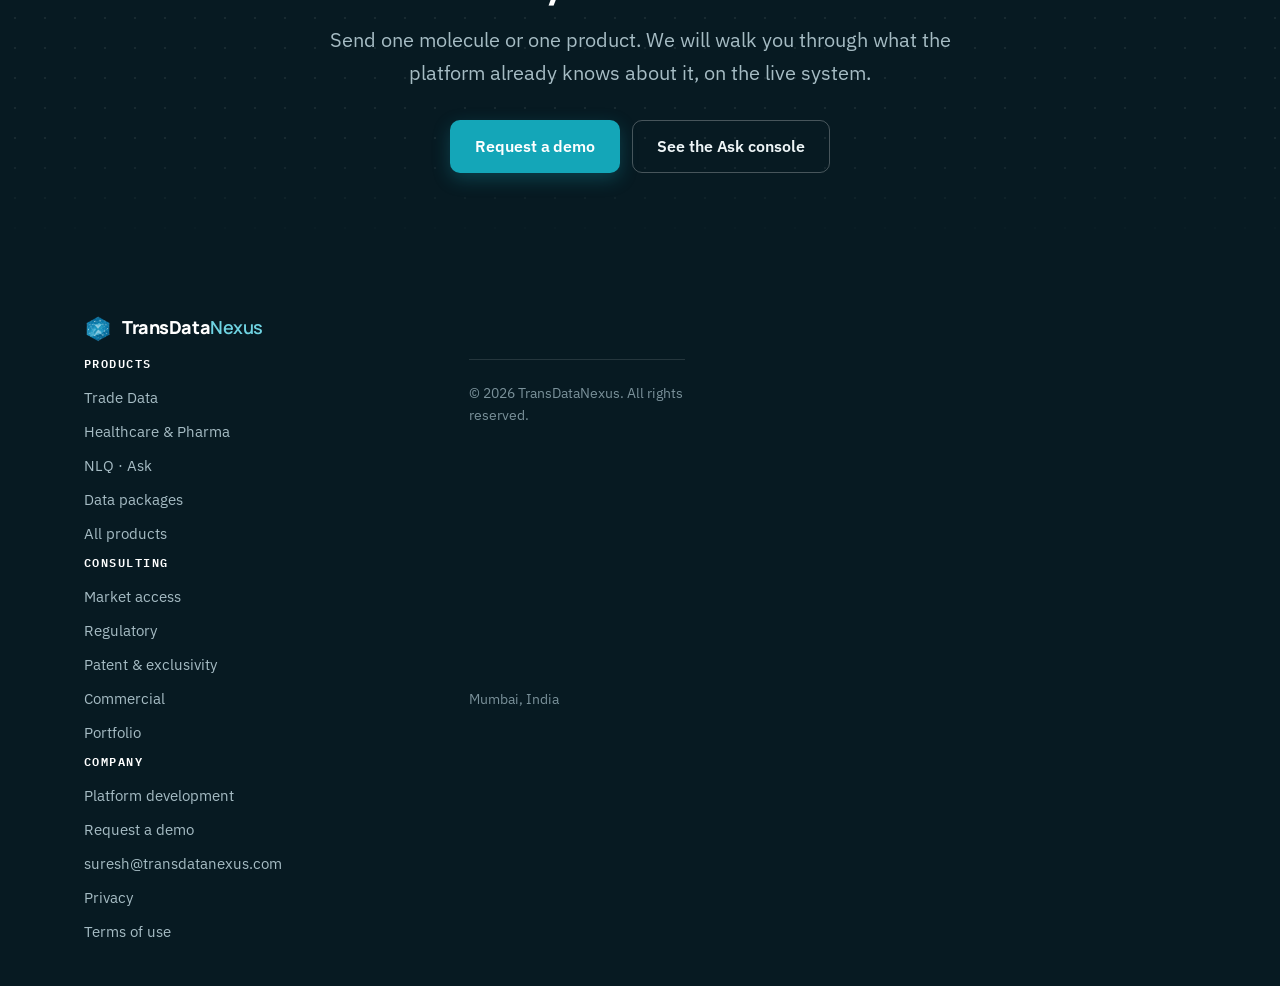
<file: healthcare.html>
<!doctype html>
<html lang="en">
<head>
<meta charset="utf-8">
<meta name="viewport" content="width=device-width, initial-scale=1">
<title>Healthcare &amp; Pharma platform — TransDataNexus</title>
<meta name="description" content="US healthcare and pharma intelligence on one molecule spine: nine decision lenses, a Data Atlas of 177 datasets and 323.9mn records, and the Ask console. Every figure shows its source and vintage.">
<link rel="icon" type="image/png" sizes="32x32" href="assets/favicon-32.png">
<link rel="apple-touch-icon" href="assets/mark-96.png">
<meta property="og:title" content="Healthcare &amp; Pharma platform — TransDataNexus">
<meta property="og:description" content="Nine decision lenses over one molecule spine, a Data Atlas of 177 datasets, and an Ask console that answers in verified numbers.">
<meta property="og:type" content="website">
<meta property="og:url" content="https://transdatanexus.com/healthcare.html">
<meta property="og:image" content="https://transdatanexus.com/assets/og.png">
<meta name="twitter:card" content="summary_large_image">
<link rel="preconnect" href="https://fonts.googleapis.com">
<link rel="preconnect" href="https://fonts.gstatic.com" crossorigin>
<link rel="stylesheet" href="https://fonts.googleapis.com/css2?family=Manrope:wght@700;800&family=IBM+Plex+Sans:wght@400;500;600&family=IBM+Plex+Mono:wght@400;600&display=swap">
<link rel="stylesheet" href="assets/styles.css">
<script type="application/ld+json">
{"@context":"https://schema.org","@type":"Organization","name":"TransDataNexus","url":"https://transdatanexus.com","description":"Pharma, healthcare and trade intelligence platforms built on authorised sources."}
</script>
</head>
<body>

<header class="site-header">
  <div class="wrap nav">
    <a class="brand" href="index.html" aria-label="TransDataNexus home">
      <img src="assets/mark-96.png" alt="" width="30" height="30">
      <span>TransData<b>Nexus</b></span>
    </a>
    <button class="nav-toggle" aria-expanded="false" aria-controls="nav">Menu</button>
    <ul class="nav-links" id="nav">
      <li><a href="products.html" aria-current="page">Products</a></li>
      <li><a href="data.html">Data</a></li>
      <li><a href="services.html">Consulting</a></li>
      <li><a href="development.html">Development</a></li>
    </ul>
    <div class="nav-cta"><a class="btn btn-primary" href="contact.html">Request a demo</a></div>
  </div>
</header>

<!-- ============ PAGE HEAD ============ -->
<section class="page-head gridbg">
  <div class="wrap">
    <p class="eyebrow on-dark">Product 02 · Healthcare &amp; Pharma</p>
    <h1>US healthcare and pharma intelligence on one molecule spine.</h1>
    <p class="lede on-dark">Nine decision lenses, a Data Atlas and the Ask console, all reading the same resolved data. Entry, supply, competition, market access, disease, accounts, regulatory, the molecule journey and trade, each as its own view. A figure in one lens is the same figure in every other.</p>
    <div class="btn-row">
      <a class="btn btn-primary" href="contact.html">Request a demo</a>
      <a class="btn btn-ghost on-dark" href="#lenses">See the nine lenses</a>
    </div>

    <div class="hero-stats">
      <div class="stat"><strong data-count="9">9</strong><span>decision lenses over one molecule spine</span></div>
      <div class="stat"><strong data-count="177">177</strong><span>datasets on the Data Atlas, 1939 to 2028</span></div>
      <div class="stat"><strong data-count="323.9" data-suffix="mn">323.9mn</strong><span>curated records, counted from the data itself</span></div>
      <div class="stat"><strong data-prefix="$" data-count="2.21" data-suffix="T">$2.21T</strong><span>drug spending tracked across paid registers</span></div>
    </div>
  </div>
</section>

<!-- ============ WHAT A LENS IS ============ -->
<section>
  <div class="wrap">
    <div class="split">
      <div>
        <p class="eyebrow">The mechanism</p>
        <h2>One lens is one decision view over the same resolved data.</h2>
        <p class="lede">A lens does not own its data. Every source is resolved to one canonical molecule key first, then each lens reads that resolved layer and arranges it around one question. Change the question, change the lens; the numbers underneath do not move.</p>
        <ul class="ticks">
          <li><b>One key per molecule.</b> Spending, prescribers, approvals, patents, plants, plans and shipments all land on the same key before anything is counted.</li>
          <li><b>Source and vintage on every figure.</b> Each number on screen says which register it came from and which year or release it reflects.</li>
          <li><b>Max, not sum, across overlapping registers.</b> Where two registers describe the same prescriptions, the platform takes the larger, never the total. That is what stops double counting.</li>
          <li><b>Read-only.</b> Nothing writes back. The lenses, the Atlas and Ask are views, not editors.</li>
        </ul>
      </div>
      <div>
        <div class="shot">
          <div class="frame-bar"><i></i><i></i><i></i><em>atlas · catalogue of every dataset</em></div>
          <img src="assets/shots/health/atlas.png" alt="Data Atlas page listing datasets with record counts, source register, vintage and integrity status for each" loading="lazy">
        </div>
        <p class="shot-cap"><b>Data Atlas.</b> The catalogue behind the lenses: 177 datasets, each with its record count, source, vintage and integrity check.</p>
      </div>
    </div>
  </div>
</section>

<!-- ============ NINE LENSES ============ -->
<section class="band-wash" id="lenses">
  <div class="wrap">
    <p class="eyebrow">Nine lenses</p>
    <h2 class="narrow">Nine questions. One spine.</h2>
    <p class="lede narrow">Each lens answers one kind of question and holds its own sub-views. Alongside them sit the <a href="#atlas">Data Atlas</a>, which catalogues what the lenses read, and <a href="nlq.html">Ask</a>, which answers in plain English from the same data.</p>

    <div class="lenses mt-lg">
      <article class="lens">
        <span class="n">Lens 01</span>
        <h3>Generic &amp; biosimilar entry</h3>
        <p>Opportunity rank, patent cliff, biosimilar competition and the drug profile for each molecule.</p>
        <span class="q">When does the door open, and who is queued?</span>
      </article>
      <article class="lens">
        <span class="n">Lens 02</span>
        <h3>Supply chain &amp; sourcing</h3>
        <p>Risk leaderboard, a plant map of 9,015 plants, demand by molecule and the firms cited at inspection.</p>
        <span class="q">Who makes it, where, and how exposed is the supply?</span>
      </article>
      <article class="lens">
        <span class="n">Lens 03</span>
        <h3>Competitive intelligence</h3>
        <p>Company profile, market share, pipeline and promotional spend.</p>
        <span class="q">Who holds the market, and how firmly?</span>
      </article>
      <article class="lens">
        <span class="n">Lens 04</span>
        <h3>Market access &amp; pricing</h3>
        <p>Coverage and restrictions, channel mix, pricing and IRA selection risk.</p>
        <span class="q">How is it paid for, and by whom?</span>
      </article>
      <article class="lens">
        <span class="n">Lens 05</span>
        <h3>Disease &amp; market landscape</h3>
        <p>Disease 360, treatment gaps, market landscape and geography.</p>
        <span class="q">Where are the patients, and where is the spend?</span>
      </article>
      <article class="lens">
        <span class="n">Lens 06</span>
        <h3>Hospitals &amp; accounts</h3>
        <p>Hospitals, physicians, pharmacies, health systems and research sites: 195,886 points on one map.</p>
        <span class="q">Who prescribes it, and who dispenses it?</span>
      </article>
      <article class="lens">
        <span class="n">Lens 07</span>
        <h3>Regulatory &amp; policy</h3>
        <p>Approvals, shortages, recalls, inspections, warning letters and IRA exposure.</p>
        <span class="q">What has the regulator said about it, and about its plants?</span>
      </article>
      <article class="lens">
        <span class="n">Lens 08</span>
        <h3>Molecule journey</h3>
        <p>One molecule followed through all twelve data stages, from trials to paid volume.</p>
        <span class="q">What does the platform know about this one molecule, end to end?</span>
      </article>
      <article class="lens">
        <span class="n">Lens 09</span>
        <h3>Trade</h3>
        <p>Import and export shipment records for the molecule, joined to the same key as the other eight.</p>
        <span class="q">Where does the physical product actually move?</span>
      </article>
    </div>
  </div>
</section>

<!-- ============ SCREENS ============ -->
<section class="band-dark gridbg">
  <div class="wrap">
    <p class="eyebrow on-dark">On screen</p>
    <h2 class="narrow">Each lens, on real data.</h2>
    <p class="lede narrow">Eight screens from the live platform. Pick a lens to see what it shows.</p>

    <div data-tabs class="mt-lg">
      <div class="tabs" role="tablist" aria-label="Lens screenshots">
        <button role="tab" id="tab-entry" aria-controls="panel-entry" aria-selected="true">Generic entry</button>
        <button role="tab" id="tab-supply" aria-controls="panel-supply" aria-selected="false">Plant map</button>
        <button role="tab" id="tab-competitive" aria-controls="panel-competitive" aria-selected="false">Market share</button>
        <button role="tab" id="tab-access" aria-controls="panel-access" aria-selected="false">Coverage</button>
        <button role="tab" id="tab-disease" aria-controls="panel-disease" aria-selected="false">Disease landscape</button>
        <button role="tab" id="tab-regulatory" aria-controls="panel-regulatory" aria-selected="false">Patent cliff</button>
        <button role="tab" id="tab-journey" aria-controls="panel-journey" aria-selected="false">Molecule journey</button>
        <button role="tab" id="tab-atlas" aria-controls="panel-atlas" aria-selected="false">Data Atlas</button>
      </div>

      <div role="tabpanel" id="panel-entry" aria-labelledby="tab-entry">
        <div class="shot">
          <div class="frame-bar"><i></i><i></i><i></i><em>lens 01 · generic entry · metformin</em></div>
          <img src="assets/shots/health/entry.png" alt="Generic entry record for metformin: branded since 1995, generics open from 2002, 122 entrants, 24 API DMF holders and a regulatory timeline" loading="lazy">
        </div>
        <p class="shot-cap"><b>Generic entry.</b> Metformin: branded since 1995, generics open from 2002, 122 entrants, 24 API DMF holders, with the regulatory timeline underneath.</p>
      </div>
      <div role="tabpanel" id="panel-supply" aria-labelledby="tab-supply" hidden>
        <div class="shot">
          <div class="frame-bar"><i></i><i></i><i></i><em>lens 02 · supply · plant map</em></div>
          <img src="assets/shots/health/supply-plant-map.png" alt="World map with 9,015 manufacturing plant pins, filterable by finished dose or API and coloured by regulatory signal" loading="lazy">
        </div>
        <p class="shot-cap"><b>Plant map.</b> 9,015 geocoded plants of the 9,714 registered, finished dose and API, with inspection and warning-letter signals on each pin.</p>
      </div>
      <div role="tabpanel" id="panel-competitive" aria-labelledby="tab-competitive" hidden>
        <div class="shot">
          <div class="frame-bar"><i></i><i></i><i></i><em>lens 03 · competitive · market share</em></div>
          <img src="assets/shots/health/competitive-market-share.png" alt="Market share view for apixaban showing the incumbent moat, a threat clock counting to generic entry and a geography breakdown" loading="lazy">
        </div>
        <p class="shot-cap"><b>Market share.</b> Apixaban: the moat, the threat clock to entry and share by geography, all from paid volume.</p>
      </div>
      <div role="tabpanel" id="panel-access" aria-labelledby="tab-access" hidden>
        <div class="shot">
          <div class="frame-bar"><i></i><i></i><i></i><em>lens 04 · market access · coverage</em></div>
          <img src="assets/shots/health/market-access-coverage.png" alt="Coverage and restrictions matrix for Part D plans with a formulary heatmap of tier, prior authorisation and step therapy" loading="lazy">
        </div>
        <p class="shot-cap"><b>Coverage &amp; restrictions.</b> The Part D formulary heatmap: tier, prior authorisation and step therapy by plan, one book at a time.</p>
      </div>
      <div role="tabpanel" id="panel-disease" aria-labelledby="tab-disease" hidden>
        <div class="shot">
          <div class="frame-bar"><i></i><i></i><i></i><em>lens 05 · disease · type 2 diabetes</em></div>
          <img src="assets/shots/health/disease.png" alt="Type 2 diabetes market landscape with a treemap of spend by drug class totalling $54.2bn" loading="lazy">
        </div>
        <p class="shot-cap"><b>Disease landscape.</b> Type 2 diabetes: $54.2bn of spend by drug class as a treemap, with the molecules behind each class.</p>
      </div>
      <div role="tabpanel" id="panel-regulatory" aria-labelledby="tab-regulatory" hidden>
        <div class="shot">
          <div class="frame-bar"><i></i><i></i><i></i><em>lens 07 · regulatory · patent cliff</em></div>
          <img src="assets/shots/health/regulatory-patent-cliff.png" alt="Patent cliff timeline showing the top 24 drugs by dollars at risk, each bar placed on its expiry year" loading="lazy">
        </div>
        <p class="shot-cap"><b>Patent cliff.</b> The top 24 drugs by spend at risk, placed on the year the last patent or exclusivity falls.</p>
      </div>
      <div role="tabpanel" id="panel-journey" aria-labelledby="tab-journey" hidden>
        <div class="shot">
          <div class="frame-bar"><i></i><i></i><i></i><em>lens 08 · molecule journey · metformin</em></div>
          <img src="assets/shots/health/journey-metformin.png" alt="Molecule journey for metformin laid out across twelve data stages, from clinical trials through approval to generic supply and paid volume" loading="lazy">
        </div>
        <p class="shot-cap"><b>Molecule journey.</b> Metformin across all twelve stages, trials through generics, on one page.</p>
      </div>
      <div role="tabpanel" id="panel-atlas" aria-labelledby="tab-atlas" hidden>
        <div class="shot">
          <div class="frame-bar"><i></i><i></i><i></i><em>atlas · catalogue · lineage · integrity</em></div>
          <img src="assets/shots/health/atlas.png" alt="Data Atlas page listing datasets with record counts, source register, vintage and integrity status for each" loading="lazy">
        </div>
        <p class="shot-cap"><b>Data Atlas.</b> Every dataset the lenses read, with lineage, vintage and integrity checks, counted from the records.</p>
      </div>
    </div>
  </div>
</section>

<!-- ============ DIAGRAM ============ -->
<section>
  <div class="wrap">
    <p class="eyebrow">How it fits together</p>
    <h2 class="narrow">Sources in, one spine, nine lenses out.</h2>
    <p class="lede narrow">Registers arrive on different grains: a claim, an approval, a plant, a plan, a shipment. Each is resolved to the molecule key, overlaps are taken at their maximum, a vintage is stamped, and only then does a lens read it.</p>

    <div class="frame mt-lg">
      <div class="frame-bar"><i></i><i></i><i></i><em>system · one spine, nine lenses</em><span class="live">live</span></div>
      <svg viewBox="0 0 960 300" role="img" aria-label="Authorised sources are resolved to one molecule key with max-not-sum and vintage rules, then served to nine lenses.">
        <rect class="fx-bg" width="960" height="300"/>

        <!-- LAYER 01 · SOURCES -->
        <text class="fx-txt-a" x="40" y="52">LAYER 01 · AUTHORISED SOURCES</text>
        <rect class="fx-panel" x="40" y="66" width="200" height="168" rx="10"/>
        <text class="fx-txt-b" x="60" y="96" style="font-size:12px">REGISTERS · RECORDS</text>
        <line class="fx-rule" x1="60" y1="110" x2="220" y2="110"/>
        <text class="fx-txt" x="60" y="132">spending · claims · prescribers</text>
        <text class="fx-txt" x="60" y="154">approvals · patents · trials</text>
        <text class="fx-txt" x="60" y="176">plants · inspections · findings</text>
        <text class="fx-txt" x="60" y="198">plans · coverage · shipments</text>
        <text class="fx-txt-g" x="60" y="222">✓ 177 datasets · 1939 to 2028</text>
        <circle class="viz-dot" cx="216" cy="90" r="3" fill="#2ECC8A"/>

        <!-- flows sources -> spine -->
        <path class="fx-flow" d="M240,120 C270,120 270,150 300,150"/>
        <path class="fx-flow" d="M240,180 C270,180 270,150 300,150"/>

        <!-- LAYER 02 · SPINE -->
        <text class="fx-txt-a" x="300" y="52">LAYER 02 · MOLECULE SPINE</text>
        <rect class="fx-hl" x="300" y="66" width="230" height="168" rx="10"/>
        <text class="fx-txt-b" x="320" y="96" style="font-size:12px">ONE KEY PER MOLECULE</text>
        <line class="fx-rule" x1="320" y1="110" x2="510" y2="110"/>
        <text class="fx-txt" x="320" y="132">resolve each source to the key</text>
        <text class="fx-txt" x="320" y="154">overlapping registers: max, never sum</text>
        <text class="fx-txt" x="320" y="176">vintage stamped on every figure</text>
        <text class="fx-txt" x="320" y="198">marts prebuilt · read-only · capped</text>
        <text class="fx-txt-m" x="320" y="222">no double counting</text>
        <circle class="viz-dot" cx="506" cy="90" r="3" fill="#6FD3E2"/>

        <!-- flows spine -> lenses -->
        <path class="fx-flow amber" d="M530,150 C560,150 560,88 590,88"/>
        <path class="fx-flow amber" d="M530,150 L590,150"/>
        <path class="fx-flow amber" d="M530,150 C560,150 560,212 590,212"/>

        <!-- LAYER 03 · NINE LENSES -->
        <text class="fx-txt-a" x="590" y="52">LAYER 03 · NINE LENSES</text>

        <rect class="fx-panel" x="590" y="66" width="104" height="44" rx="8"/>
        <text class="fx-txt-b" x="602" y="92">01 Entry</text>
        <line class="fx-arrow" x1="694" y1="88" x2="703" y2="88"/>
        <rect class="fx-panel" x="703" y="66" width="104" height="44" rx="8"/>
        <text class="fx-txt-b" x="715" y="92">02 Supply</text>
        <line class="fx-arrow" x1="807" y1="88" x2="816" y2="88"/>
        <rect class="fx-panel" x="816" y="66" width="104" height="44" rx="8"/>
        <text class="fx-txt-b" x="828" y="92">03 Competitive</text>

        <rect class="fx-panel" x="590" y="128" width="104" height="44" rx="8"/>
        <text class="fx-txt-b" x="602" y="154">04 Access</text>
        <line class="fx-arrow" x1="694" y1="150" x2="703" y2="150"/>
        <rect class="fx-panel" x="703" y="128" width="104" height="44" rx="8"/>
        <text class="fx-txt-b" x="715" y="154">05 Disease</text>
        <line class="fx-arrow" x1="807" y1="150" x2="816" y2="150"/>
        <rect class="fx-panel" x="816" y="128" width="104" height="44" rx="8"/>
        <text class="fx-txt-b" x="828" y="154">06 Accounts</text>

        <rect class="fx-panel" x="590" y="190" width="104" height="44" rx="8"/>
        <text class="fx-txt-b" x="602" y="216">07 Regulatory</text>
        <line class="fx-arrow" x1="694" y1="212" x2="703" y2="212"/>
        <rect class="fx-hl-m" x="703" y="190" width="104" height="44" rx="8"/>
        <text class="fx-txt-b" x="715" y="216">08 Journey</text>
        <line class="fx-arrow" x1="807" y1="212" x2="816" y2="212"/>
        <rect class="fx-panel" x="816" y="190" width="104" height="44" rx="8"/>
        <text class="fx-txt-b" x="828" y="216">09 Trade</text>

        <line class="fx-rule" x1="40" y1="262" x2="920" y2="262"/>
        <text class="fx-txt" x="40" y="284">one spine · nine lenses · one total per molecule</text>
        <text class="fx-txt-g" x="920" y="284" text-anchor="end">same number in every lens · source and vintage shown</text>
      </svg>
    </div>
  </div>
</section>

<!-- ============ DATA ATLAS ============ -->
<section class="band-wash" id="atlas">
  <div class="wrap">
    <p class="eyebrow">Data Atlas</p>
    <h2 class="narrow">What the lenses read, counted from the data itself.</h2>
    <p class="lede narrow">The Atlas catalogues every dataset behind the platform: 177 datasets, 323.9mn records, 1939 to 2028. Each entry carries its source, its lineage and an integrity check. The figures below are counted from the records, not estimated.</p>

    <div class="metrics on-light mt-lg">
      <div class="metric hl"><strong data-count="13.4" data-suffix="bn">13.4bn</strong><span>prescriptions and claims</span></div>
      <div class="metric hl"><strong data-prefix="$" data-count="2.21" data-suffix="T">$2.21T</strong><span>drug spending tracked</span></div>
      <div class="metric"><strong data-count="9.49" data-suffix="mn">9.49mn</strong><span>healthcare providers</span></div>
      <div class="metric"><strong data-count="29142">29,142</strong><span>drug approvals</span></div>
      <div class="metric"><strong data-count="21112">21,112</strong><span>patents and exclusivity records</span></div>
      <div class="metric"><strong data-count="587105">587,105</strong><span>clinical trials</span></div>
      <div class="metric"><strong data-count="9714">9,714</strong><span>manufacturing plants</span></div>
      <div class="metric"><strong data-count="71319">71,319</strong><span>plant inspections</span></div>
    </div>

    <ul class="chips mt-lg">
      <li><b>97,038</b> inspection findings</li>
      <li><b>11,668</b> insurance plans</li>
      <li><b>24.1mn</b> coverage decisions</li>
      <li><b>177</b> datasets</li>
      <li><b>323.9mn</b> records</li>
      <li><b>1939 to 2028</b> coverage, oldest approval to furthest expiry</li>
    </ul>
    <p class="form-note">Record counts are taken from the data at build time and shown on the Atlas beside each dataset. Sources are disclosed on the platform, one dataset at a time.</p>
  </div>
</section>

<!-- ============ ASK ============ -->
<section>
  <div class="wrap">
    <div class="split">
      <div>
        <p class="eyebrow">Ask · NLQ</p>
        <h2>Ask anything, get a verified number.</h2>
        <p class="lede">The Ask console sits on the same spine as the lenses. Type a question in plain English. The service finds the right tables, writes and checks the SQL, runs it read-only and verifies every headline number against the records before it answers.</p>
        <ul class="ticks">
          <li><b>Same data as the lenses.</b> An Ask answer and a lens figure agree because they read the same resolved layer.</li>
          <li><b>Source shown.</b> Each answer names the register and vintage it came from.</li>
          <li><b>Asks back when it must.</b> If the question cannot be answered as put, it offers a clarification instead of a wrong number.</li>
        </ul>
        <div class="btn-row">
          <a class="btn btn-primary" href="nlq.html">How Ask verifies itself →</a>
        </div>
      </div>
      <div>
        <article class="card">
          <span class="card-tag">Product 03</span>
          <h3>Three questions Ask handles</h3>
          <ul class="ticks">
            <li>Which plants supply the top ten molecules by paid spend, and which of those plants have an open warning letter?</li>
            <li>For one molecule, how many Part D plans cover it without prior authorisation, by state?</li>
            <li>Which molecules lose their last exclusivity in the next 24 months, ranked by spend at risk?</li>
          </ul>
          <a class="more" href="nlq.html">See the verification steps →</a>
        </article>
      </div>
    </div>
  </div>
</section>

<!-- ============ CTA ============ -->
<section class="cta-band gridbg">
  <div class="wrap">
    <h2>See it on your molecule first.</h2>
    <p class="lede on-dark">Send one molecule or one product. We will walk you through what the platform already knows about it, on the live system.</p>
    <div class="btn-row">
      <a class="btn btn-primary" href="contact.html">Request a demo</a>
      <a class="btn btn-ghost on-dark" href="nlq.html">See the Ask console</a>
    </div>
  </div>
</section>

<footer class="site-footer">
  <div class="wrap">
    <div class="footer-grid">
      <div>
        <div class="footer-brand"><img src="assets/mark-96.png" alt="" width="28" height="28"><span>TransData<b>Nexus</b></span></div>
        
      <div>
        <h3>Products</h3>
        <ul>
          <li><a href="trade.html">Trade Data</a></li>
          <li><a href="healthcare.html">Healthcare &amp; Pharma</a></li>
          <li><a href="nlq.html">NLQ · Ask</a></li>
          <li><a href="data.html">Data packages</a></li>
          <li><a href="products.html">All products</a></li>
        </ul>
      </div>
      <div>
        <h3>Consulting</h3>
        <ul>
          <li><a href="services.html#market-access">Market access</a></li>
          <li><a href="services.html#regulatory">Regulatory</a></li>
          <li><a href="services.html#patent">Patent &amp; exclusivity</a></li>
          <li><a href="services.html#commercial">Commercial</a></li>
          <li><a href="services.html#portfolio">Portfolio</a></li>
        </ul>
      </div>
      <div>
        <h3>Company</h3>
        <ul>
          <li><a href="development.html">Platform development</a></li>
          <li><a href="contact.html">Request a demo</a></li>
          <li><a href="mailto:suresh@transdatanexus.com">suresh@transdatanexus.com</a></li>
          <li><a href="privacy.html">Privacy</a></li>
          <li><a href="terms.html">Terms of use</a></li>
        </ul>
      </div>
    </div>
    <div class="footer-bot">
      <span>© 2026 TransDataNexus. All rights reserved.</span>
      <span>Mumbai, India</span>
    </div>
  </div>
</footer>

<script src="assets/main.js"></script>
</body>
</html>
</file>
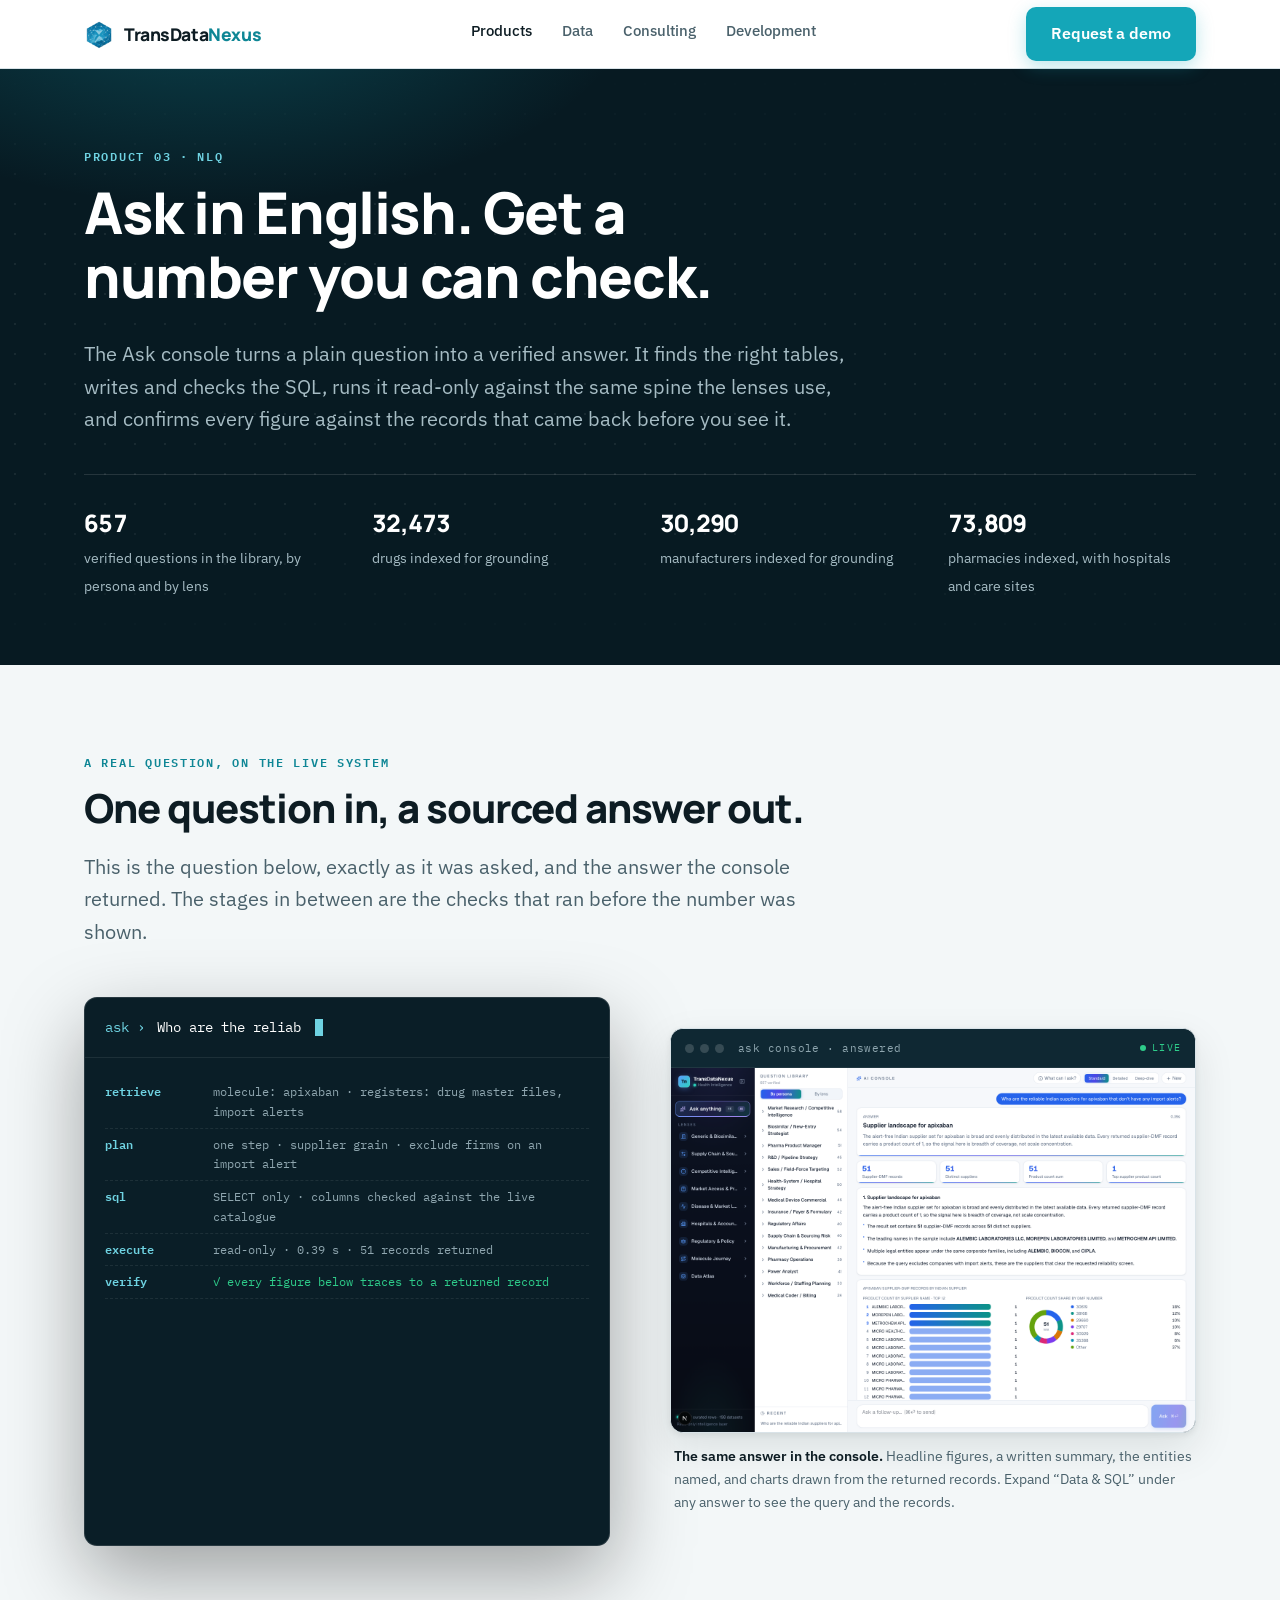
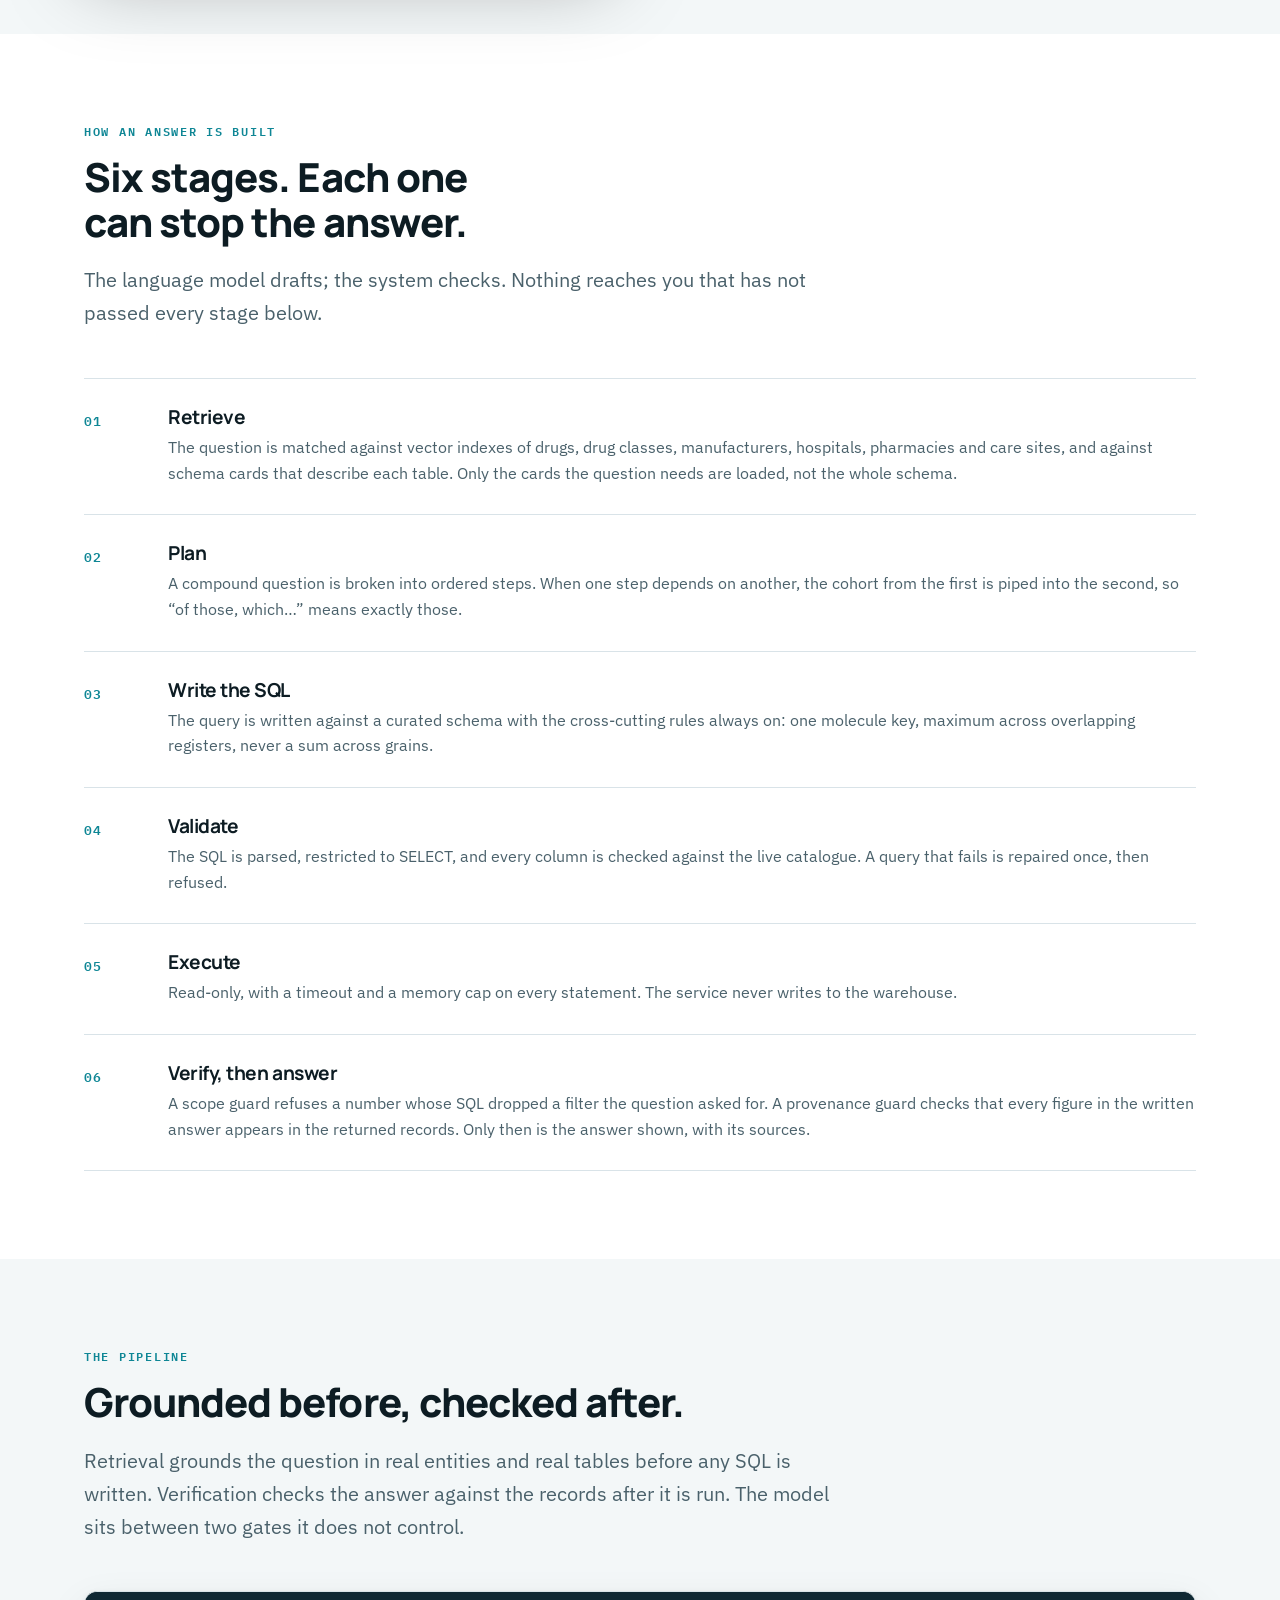
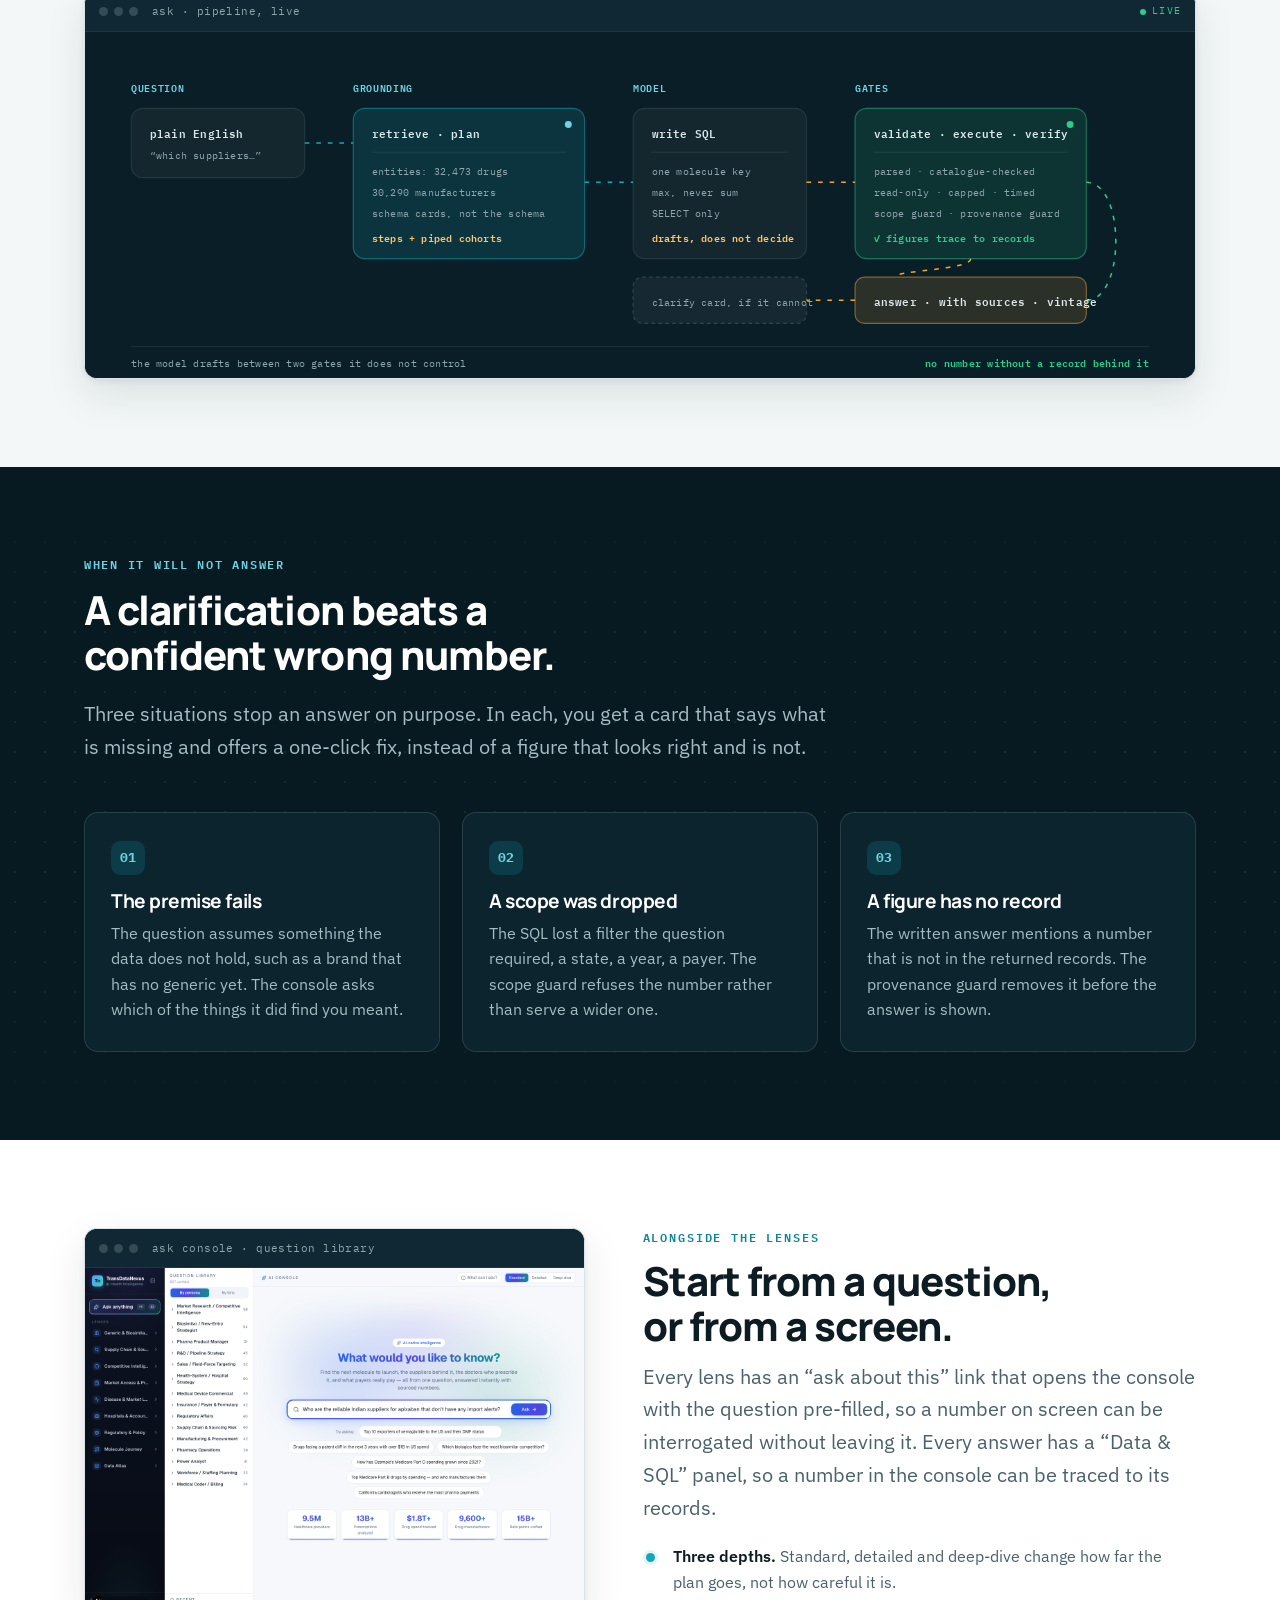
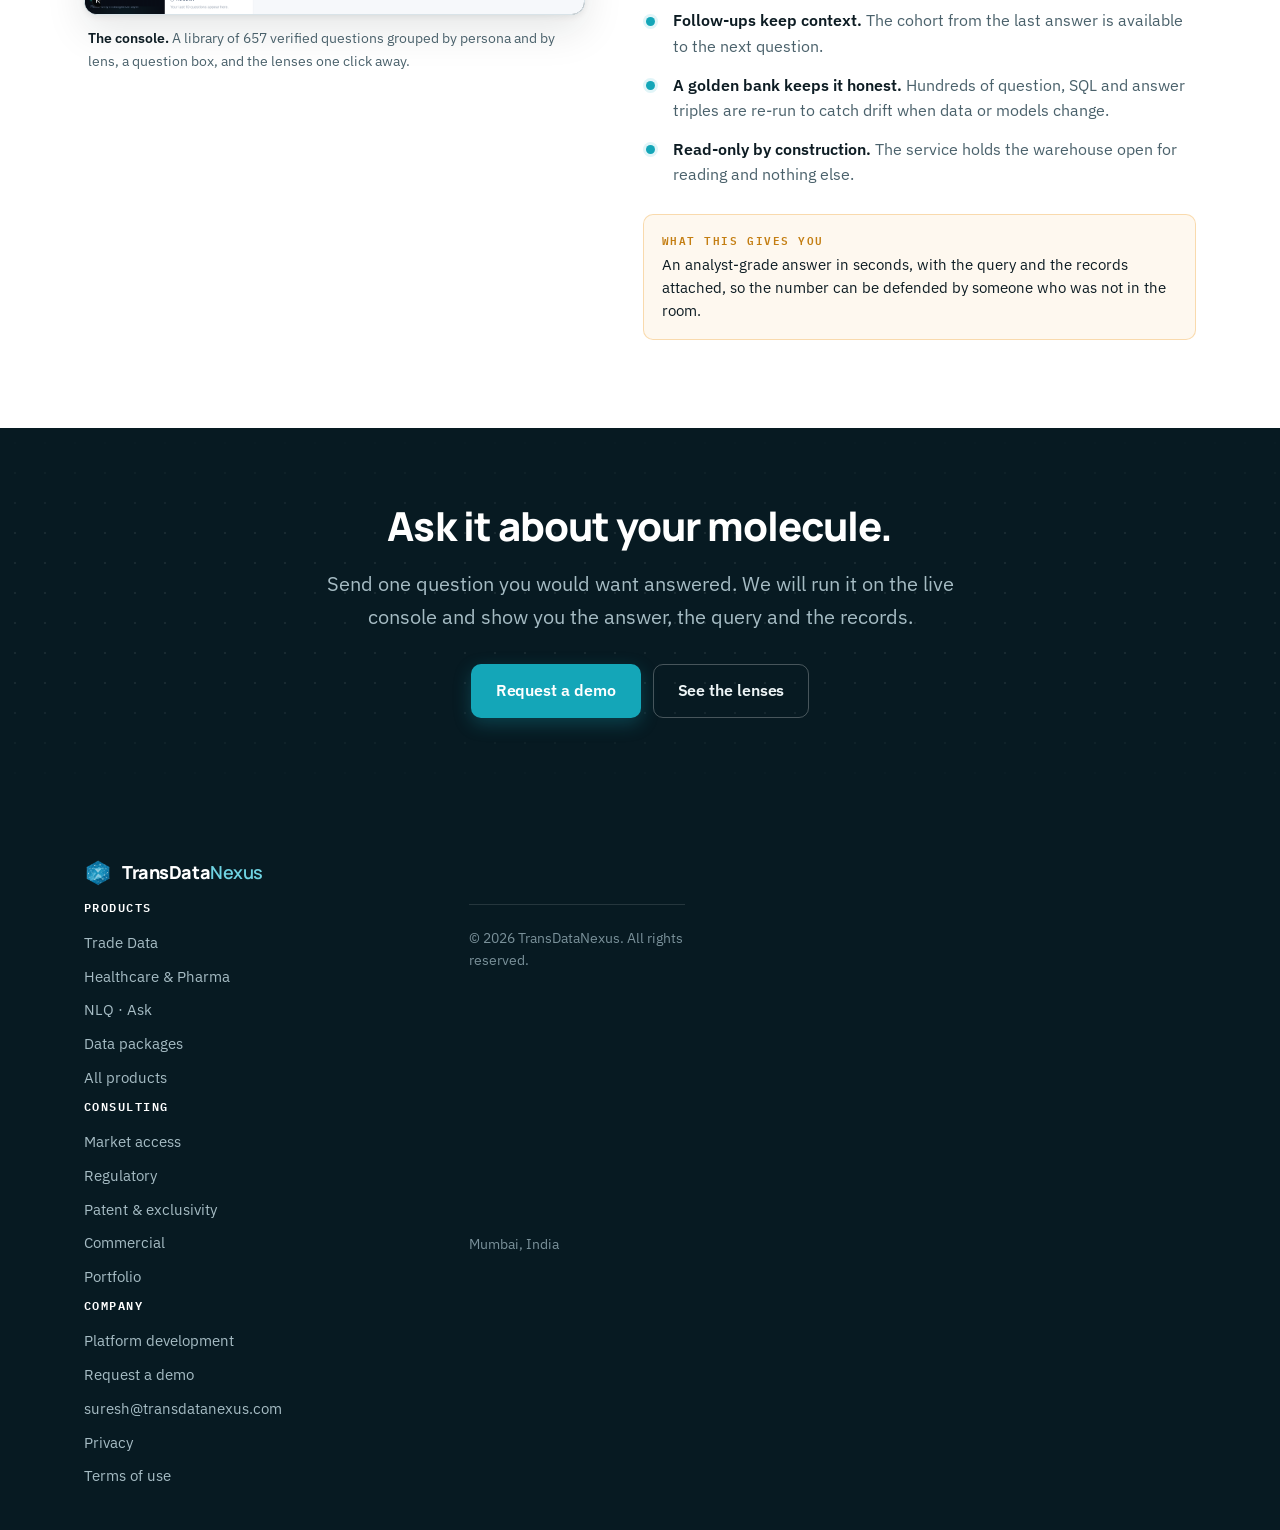
<file: nlq.html>
<!doctype html>
<html lang="en">
<head>
<meta charset="utf-8">
<meta name="viewport" content="width=device-width, initial-scale=1">
<title>NLQ · Ask — TransDataNexus</title>
<meta name="description" content="Ask a question in plain English about US pharma and healthcare data. The service finds the right tables, writes and checks the SQL, runs it read-only, and verifies every number before it answers.">
<link rel="icon" type="image/png" sizes="32x32" href="assets/favicon-32.png">
<link rel="apple-touch-icon" href="assets/mark-96.png">
<meta property="og:title" content="NLQ · Ask — TransDataNexus">
<meta property="og:description" content="Plain-English questions, answered in verified numbers with their sources.">
<meta property="og:type" content="website">
<meta property="og:url" content="https://transdatanexus.com/nlq.html">
<meta property="og:image" content="https://transdatanexus.com/assets/og.png">
<meta name="twitter:card" content="summary_large_image">
<link rel="preconnect" href="https://fonts.googleapis.com">
<link rel="preconnect" href="https://fonts.gstatic.com" crossorigin>
<link rel="stylesheet" href="https://fonts.googleapis.com/css2?family=Manrope:wght@700;800&family=IBM+Plex+Sans:wght@400;500;600&family=IBM+Plex+Mono:wght@400;600&display=swap">
<link rel="stylesheet" href="assets/styles.css">
<script type="application/ld+json">
{"@context":"https://schema.org","@type":"Organization","name":"TransDataNexus","url":"https://transdatanexus.com","description":"Pharma, healthcare and trade intelligence platforms built on authorised sources."}
</script>
</head>
<body>

<header class="site-header">
  <div class="wrap nav">
    <a class="brand" href="index.html" aria-label="TransDataNexus home">
      <img src="assets/mark-96.png" alt="" width="30" height="30">
      <span>TransData<b>Nexus</b></span>
    </a>
    <button class="nav-toggle" aria-expanded="false" aria-controls="nav">Menu</button>
    <ul class="nav-links" id="nav">
      <li><a href="products.html" aria-current="page">Products</a></li>
      <li><a href="data.html">Data</a></li>
      <li><a href="services.html">Consulting</a></li>
      <li><a href="development.html">Development</a></li>
    </ul>
    <div class="nav-cta"><a class="btn btn-primary" href="contact.html">Request a demo</a></div>
  </div>
</header>

<!-- ============ PAGE HEAD ============ -->
<section class="page-head gridbg">
  <div class="wrap">
    <p class="eyebrow on-dark">Product 03 · NLQ</p>
    <h1>Ask in English. Get a number you can check.</h1>
    <p class="lede on-dark">The Ask console turns a plain question into a verified answer. It finds the right tables, writes and checks the SQL, runs it read-only against the same spine the lenses use, and confirms every figure against the records that came back before you see it.</p>
    <div class="hero-stats">
      <div class="stat"><strong data-count="657">657</strong><span>verified questions in the library, by persona and by lens</span></div>
      <div class="stat"><strong data-count="32473">32,473</strong><span>drugs indexed for grounding</span></div>
      <div class="stat"><strong data-count="30290">30,290</strong><span>manufacturers indexed for grounding</span></div>
      <div class="stat"><strong data-count="73809">73,809</strong><span>pharmacies indexed, with hospitals and care sites</span></div>
    </div>
  </div>
</section>

<!-- ============ TYPED DEMO ============ -->
<section class="band-wash">
  <div class="wrap">
    <p class="eyebrow">A real question, on the live system</p>
    <h2 class="narrow">One question in, a sourced answer out.</h2>
    <p class="lede narrow">This is the question below, exactly as it was asked, and the answer the console returned. The stages in between are the checks that ran before the number was shown.</p>

    <div class="split mt-lg" data-typed-demo>
      <div class="ask">
        <div class="ask-q"><span class="k">ask ›</span><span data-type="Who are the reliable Indian suppliers for apixaban that don't have any import alerts?"></span><span class="caret" aria-hidden="true"></span></div>
        <div class="ask-a is-in" style="padding-bottom:0">
          <div class="row"><b>retrieve</b><span>molecule: apixaban · registers: drug master files, import alerts</span></div>
          <div class="row"><b>plan</b><span>one step · supplier grain · exclude firms on an import alert</span></div>
          <div class="row"><b>sql</b><span>SELECT only · columns checked against the live catalogue</span></div>
          <div class="row"><b>execute</b><span>read-only · 0.39 s · 51 records returned</span></div>
          <div class="row"><b>verify</b><span class="ok">✓ every figure below traces to a returned record</span></div>
        </div>
        <div class="ask-a" data-answer style="padding-top:0">
          <p class="ans"><strong>51 supplier-DMF records across 51 distinct suppliers.</strong> The alert-free Indian supplier set for apixaban is broad and evenly distributed: every returned supplier carries a product count of one, so the signal is breadth of coverage, not concentration. Leading names include Alembic, Morepen and Metrochem, with several legal entities under the same corporate families.</p>
          <p class="src">sources · drug master file register · import alert list · vintage shown in the console</p>
        </div>
      </div>
      <div>
        <div class="shot">
          <div class="frame-bar"><i></i><i></i><i></i><em>ask console · answered</em><span class="live">live</span></div>
          <img src="assets/shots/nlq/ask.png" alt="Ask console showing the answer for alert-free Indian apixaban suppliers: 51 supplier-DMF records, a summary, bullet points naming Alembic, Morepen and Metrochem, a bar chart of product count by supplier and a donut of share by DMF number" loading="lazy">
        </div>
        <p class="shot-cap"><b>The same answer in the console.</b> Headline figures, a written summary, the entities named, and charts drawn from the returned records. Expand “Data &amp; SQL” under any answer to see the query and the records.</p>
      </div>
    </div>
  </div>
</section>

<!-- ============ HOW AN ANSWER IS BUILT ============ -->
<section>
  <div class="wrap">
    <p class="eyebrow">How an answer is built</p>
    <h2 class="narrow">Six stages. Each one can stop the answer.</h2>
    <p class="lede narrow">The language model drafts; the system checks. Nothing reaches you that has not passed every stage below.</p>

    <div class="steps mt-lg">
      <div class="step"><span class="step-n">01</span><div><h3>Retrieve</h3><p>The question is matched against vector indexes of drugs, drug classes, manufacturers, hospitals, pharmacies and care sites, and against schema cards that describe each table. Only the cards the question needs are loaded, not the whole schema.</p></div></div>
      <div class="step"><span class="step-n">02</span><div><h3>Plan</h3><p>A compound question is broken into ordered steps. When one step depends on another, the cohort from the first is piped into the second, so “of those, which…” means exactly those.</p></div></div>
      <div class="step"><span class="step-n">03</span><div><h3>Write the SQL</h3><p>The query is written against a curated schema with the cross-cutting rules always on: one molecule key, maximum across overlapping registers, never a sum across grains.</p></div></div>
      <div class="step"><span class="step-n">04</span><div><h3>Validate</h3><p>The SQL is parsed, restricted to SELECT, and every column is checked against the live catalogue. A query that fails is repaired once, then refused.</p></div></div>
      <div class="step"><span class="step-n">05</span><div><h3>Execute</h3><p>Read-only, with a timeout and a memory cap on every statement. The service never writes to the warehouse.</p></div></div>
      <div class="step"><span class="step-n">06</span><div><h3>Verify, then answer</h3><p>A scope guard refuses a number whose SQL dropped a filter the question asked for. A provenance guard checks that every figure in the written answer appears in the returned records. Only then is the answer shown, with its sources.</p></div></div>
    </div>
  </div>
</section>

<!-- ============ PIPELINE DIAGRAM ============ -->
<section class="band-wash">
  <div class="wrap">
    <p class="eyebrow">The pipeline</p>
    <h2 class="narrow">Grounded before, checked after.</h2>
    <p class="lede narrow">Retrieval grounds the question in real entities and real tables before any SQL is written. Verification checks the answer against the records after it is run. The model sits between two gates it does not control.</p>

    <div class="frame mt-lg">
      <div class="frame-bar"><i></i><i></i><i></i><em>ask · pipeline, live</em><span class="live">live</span></div>
      <svg viewBox="0 0 960 300" role="img" aria-label="A question passes through retrieve, plan, SQL, validate, execute and verify stages before an answer is shown; failures route to a clarification card.">
        <rect class="fx-bg" width="960" height="300"/>

        <text class="fx-txt-a" x="40" y="52">QUESTION</text>
        <rect class="fx-panel" x="40" y="66" width="150" height="60" rx="10"/>
        <text class="fx-txt-b" x="56" y="92">plain English</text>
        <text class="fx-txt" x="56" y="110">“which suppliers…”</text>

        <path class="fx-flow" d="M190,96 L232,96"/>

        <text class="fx-txt-a" x="232" y="52">GROUNDING</text>
        <rect class="fx-hl" x="232" y="66" width="200" height="130" rx="10"/>
        <text class="fx-txt-b" x="248" y="92">retrieve · plan</text>
        <line class="fx-rule" x1="248" y1="104" x2="416" y2="104"/>
        <text class="fx-txt" x="248" y="124">entities: 32,473 drugs</text>
        <text class="fx-txt" x="248" y="142">30,290 manufacturers</text>
        <text class="fx-txt" x="248" y="160">schema cards, not the schema</text>
        <text class="fx-txt-m" x="248" y="182">steps + piped cohorts</text>
        <circle class="viz-dot" cx="418" cy="80" r="3" fill="#6FD3E2"/>

        <path class="fx-flow" d="M432,130 L474,130"/>

        <text class="fx-txt-a" x="474" y="52">MODEL</text>
        <rect class="fx-panel" x="474" y="66" width="150" height="130" rx="10"/>
        <text class="fx-txt-b" x="490" y="92">write SQL</text>
        <line class="fx-rule" x1="490" y1="104" x2="608" y2="104"/>
        <text class="fx-txt" x="490" y="124">one molecule key</text>
        <text class="fx-txt" x="490" y="142">max, never sum</text>
        <text class="fx-txt" x="490" y="160">SELECT only</text>
        <text class="fx-txt-m" x="490" y="182">drafts, does not decide</text>

        <path class="fx-flow amber" d="M624,130 L666,130"/>

        <text class="fx-txt-a" x="666" y="52">GATES</text>
        <rect class="fx-hl-g" x="666" y="66" width="200" height="130" rx="10"/>
        <text class="fx-txt-b" x="682" y="92">validate · execute · verify</text>
        <line class="fx-rule" x1="682" y1="104" x2="850" y2="104"/>
        <text class="fx-txt" x="682" y="124">parsed · catalogue-checked</text>
        <text class="fx-txt" x="682" y="142">read-only · capped · timed</text>
        <text class="fx-txt" x="682" y="160">scope guard · provenance guard</text>
        <text class="fx-txt-g" x="682" y="182">✓ figures trace to records</text>
        <circle class="viz-dot" cx="852" cy="80" r="3" fill="#2ECC8A"/>

        <path class="fx-flow green" d="M866,130 C900,130 900,232 866,232"/>
        <rect class="fx-hl-m" x="666" y="212" width="200" height="40" rx="8"/>
        <text class="fx-txt-b" x="682" y="237">answer · with sources · vintage</text>

        <path class="fx-flow amber" d="M766,196 C766,206 700,206 700,212"/>
        <rect class="fx-ghost" x="474" y="212" width="150" height="40" rx="8"/>
        <text class="fx-txt" x="490" y="237">clarify card, if it cannot</text>
        <path class="fx-flow amber" d="M666,232 L624,232"/>

        <line class="fx-rule" x1="40" y1="272" x2="920" y2="272"/>
        <text class="fx-txt" x="40" y="290">the model drafts between two gates it does not control</text>
        <text class="fx-txt-g" x="920" y="290" text-anchor="end">no number without a record behind it</text>
      </svg>
    </div>
  </div>
</section>

<!-- ============ WHEN IT WILL NOT ANSWER ============ -->
<section class="band-dark gridbg">
  <div class="wrap">
    <p class="eyebrow on-dark">When it will not answer</p>
    <h2 class="narrow">A clarification beats a confident wrong number.</h2>
    <p class="lede on-dark narrow">Three situations stop an answer on purpose. In each, you get a card that says what is missing and offers a one-click fix, instead of a figure that looks right and is not.</p>
    <div class="grid grid-3 mt-lg">
      <div class="card on-dark"><span class="card-num">01</span><h3>The premise fails</h3><p>The question assumes something the data does not hold, such as a brand that has no generic yet. The console asks which of the things it did find you meant.</p></div>
      <div class="card on-dark"><span class="card-num">02</span><h3>A scope was dropped</h3><p>The SQL lost a filter the question required, a state, a year, a payer. The scope guard refuses the number rather than serve a wider one.</p></div>
      <div class="card on-dark"><span class="card-num">03</span><h3>A figure has no record</h3><p>The written answer mentions a number that is not in the returned records. The provenance guard removes it before the answer is shown.</p></div>
    </div>
  </div>
</section>

<!-- ============ CONSOLE + LIBRARY ============ -->
<section>
  <div class="wrap">
    <div class="svc-row">
      <div class="svc-media">
        <div class="shot">
          <div class="frame-bar"><i></i><i></i><i></i><em>ask console · question library</em></div>
          <img src="assets/shots/nlq/ask-console.png" alt="Ask console with the question library on the left grouped by persona, the question box in the centre, suggested questions and headline data counts" loading="lazy">
        </div>
        <p class="shot-cap"><b>The console.</b> A library of 657 verified questions grouped by persona and by lens, a question box, and the lenses one click away.</p>
      </div>
      <div class="svc-body">
        <span class="svc-idx">Alongside the lenses</span>
        <h2>Start from a question, or from a screen.</h2>
        <p class="lede">Every lens has an “ask about this” link that opens the console with the question pre-filled, so a number on screen can be interrogated without leaving it. Every answer has a “Data &amp; SQL” panel, so a number in the console can be traced to its records.</p>
        <ul class="ticks">
          <li><b>Three depths.</b> Standard, detailed and deep-dive change how far the plan goes, not how careful it is.</li>
          <li><b>Follow-ups keep context.</b> The cohort from the last answer is available to the next question.</li>
          <li><b>A golden bank keeps it honest.</b> Hundreds of question, SQL and answer triples are re-run to catch drift when data or models change.</li>
          <li><b>Read-only by construction.</b> The service holds the warehouse open for reading and nothing else.</li>
        </ul>
        <div class="adds"><b>What this gives you</b>An analyst-grade answer in seconds, with the query and the records attached, so the number can be defended by someone who was not in the room.</div>
      </div>
    </div>
  </div>
</section>

<!-- ============ CTA ============ -->
<section class="cta-band gridbg">
  <div class="wrap">
    <h2>Ask it about your molecule.</h2>
    <p class="lede on-dark">Send one question you would want answered. We will run it on the live console and show you the answer, the query and the records.</p>
    <div class="btn-row">
      <a class="btn btn-primary" href="contact.html">Request a demo</a>
      <a class="btn btn-ghost on-dark" href="healthcare.html">See the lenses</a>
    </div>
  </div>
</section>

<footer class="site-footer">
  <div class="wrap">
    <div class="footer-grid">
      <div>
        <div class="footer-brand"><img src="assets/mark-96.png" alt="" width="28" height="28"><span>TransData<b>Nexus</b></span></div>
        
      <div>
        <h3>Products</h3>
        <ul>
          <li><a href="trade.html">Trade Data</a></li>
          <li><a href="healthcare.html">Healthcare &amp; Pharma</a></li>
          <li><a href="nlq.html">NLQ · Ask</a></li>
          <li><a href="data.html">Data packages</a></li>
          <li><a href="products.html">All products</a></li>
        </ul>
      </div>
      <div>
        <h3>Consulting</h3>
        <ul>
          <li><a href="services.html#market-access">Market access</a></li>
          <li><a href="services.html#regulatory">Regulatory</a></li>
          <li><a href="services.html#patent">Patent &amp; exclusivity</a></li>
          <li><a href="services.html#commercial">Commercial</a></li>
          <li><a href="services.html#portfolio">Portfolio</a></li>
        </ul>
      </div>
      <div>
        <h3>Company</h3>
        <ul>
          <li><a href="development.html">Platform development</a></li>
          <li><a href="contact.html">Request a demo</a></li>
          <li><a href="mailto:suresh@transdatanexus.com">suresh@transdatanexus.com</a></li>
          <li><a href="privacy.html">Privacy</a></li>
          <li><a href="terms.html">Terms of use</a></li>
        </ul>
      </div>
    </div>
    <div class="footer-bot">
      <span>© 2026 TransDataNexus. All rights reserved.</span>
      <span>Mumbai, India</span>
    </div>
  </div>
</footer>

<script src="assets/main.js"></script>
</body>
</html>
</file>
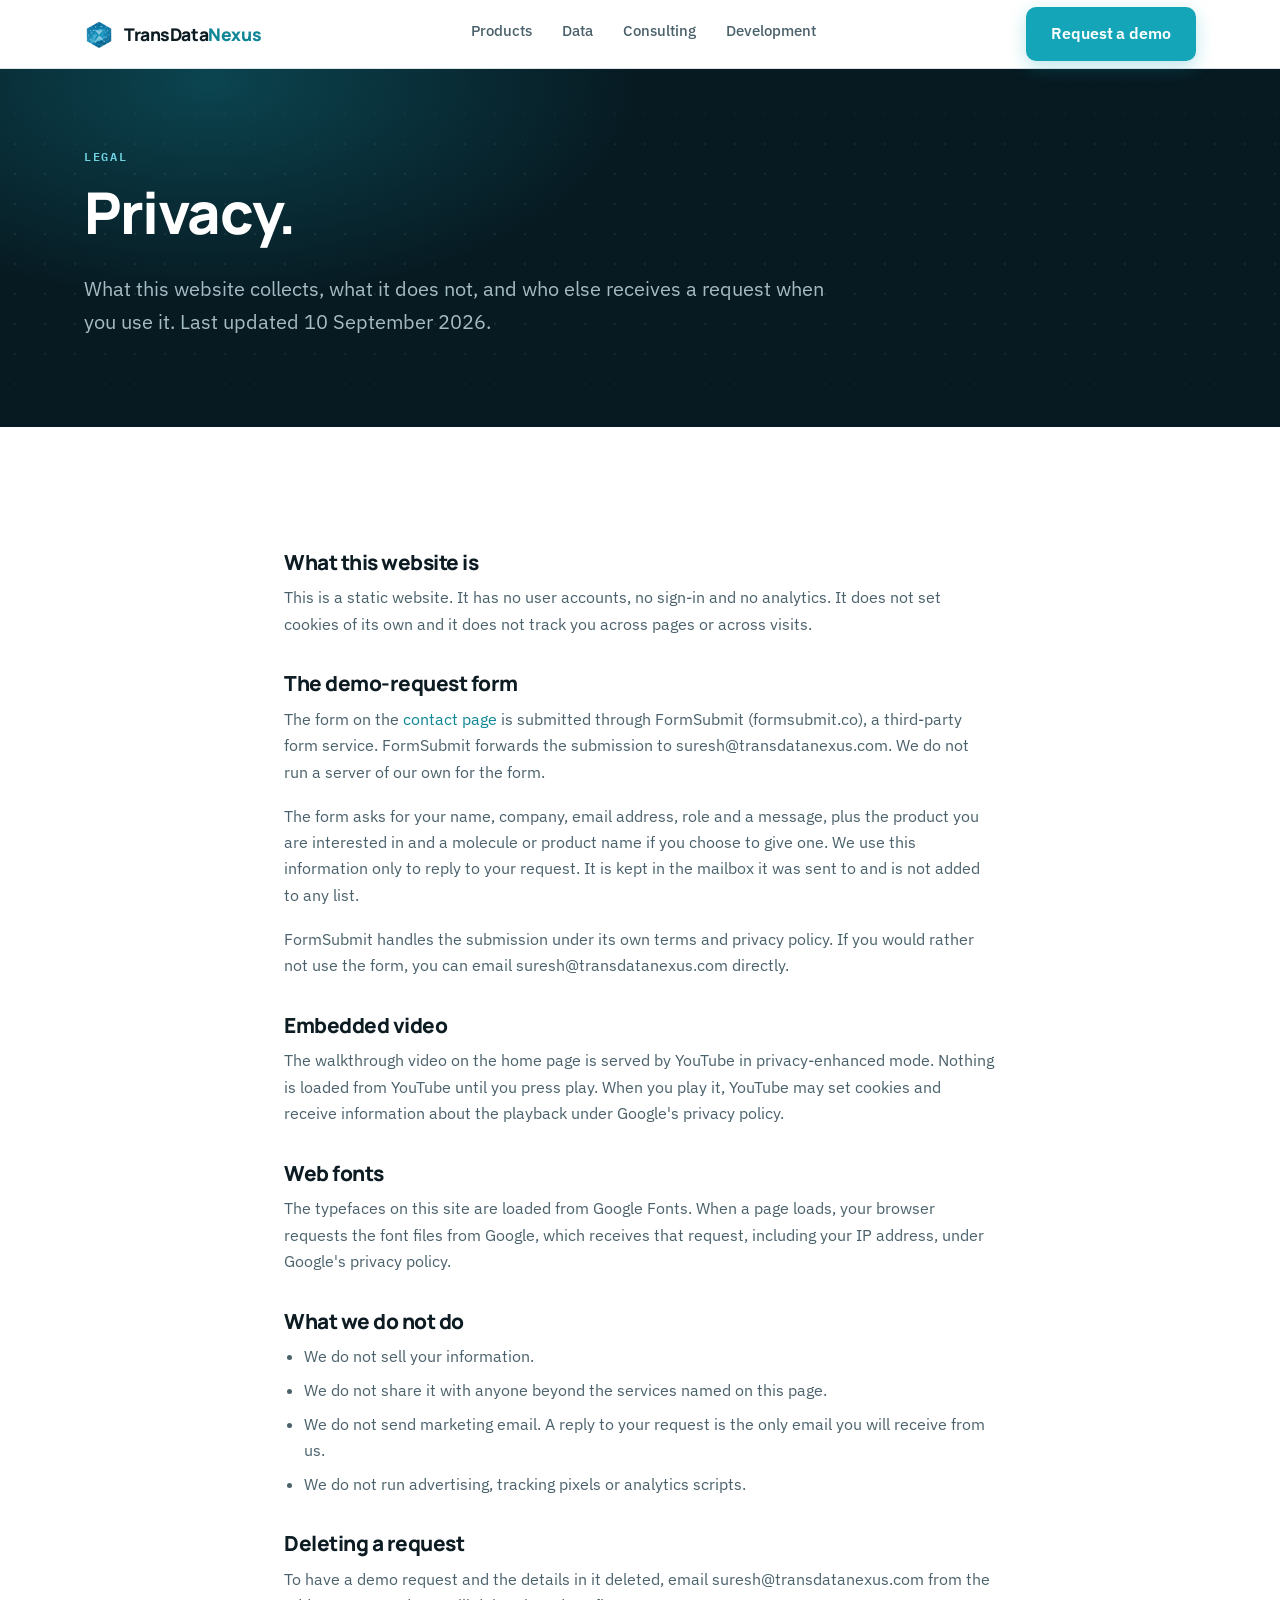
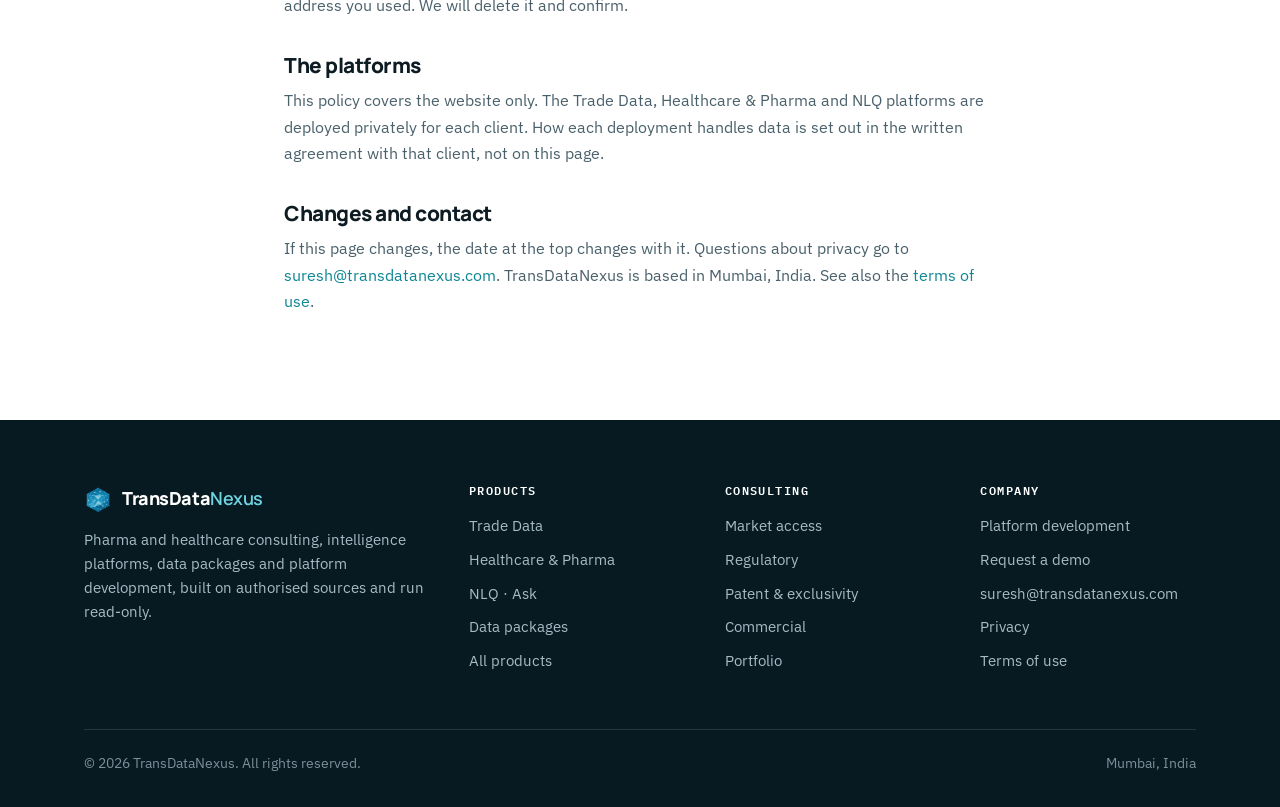
<file: privacy.html>
<!doctype html>
<html lang="en">
<head>
<meta charset="utf-8">
<meta name="viewport" content="width=device-width, initial-scale=1">
<title>Privacy — TransDataNexus</title>
<meta name="description" content="How the TransDataNexus website handles your information: a static site with no accounts and no analytics, a demo-request form, an embedded video and web fonts.">
<link rel="icon" type="image/png" sizes="32x32" href="assets/favicon-32.png">
<link rel="apple-touch-icon" href="assets/mark-96.png">
<meta property="og:title" content="Privacy — TransDataNexus">
<meta property="og:description" content="How the TransDataNexus website handles your information.">
<meta property="og:type" content="website">
<meta property="og:url" content="https://transdatanexus.com/privacy.html">
<meta property="og:image" content="https://transdatanexus.com/assets/og.png">
<meta name="twitter:card" content="summary_large_image">
<link rel="preconnect" href="https://fonts.googleapis.com">
<link rel="preconnect" href="https://fonts.gstatic.com" crossorigin>
<link rel="stylesheet" href="https://fonts.googleapis.com/css2?family=Manrope:wght@700;800&family=IBM+Plex+Sans:wght@400;500;600&family=IBM+Plex+Mono:wght@400;600&display=swap">
<link rel="stylesheet" href="assets/styles.css">
<script type="application/ld+json">
{"@context":"https://schema.org","@type":"Organization","name":"TransDataNexus","url":"https://transdatanexus.com","email":"suresh@transdatanexus.com","address":{"@type":"PostalAddress","addressLocality":"Mumbai","addressCountry":"IN"},"description":"Pharma and healthcare consulting, intelligence platforms, data packages and platform development, built on authorised sources."}
</script>
</head>
<body>

<header class="site-header">
  <div class="wrap nav">
    <a class="brand" href="index.html" aria-label="TransDataNexus home">
      <img src="assets/mark-96.png" alt="" width="30" height="30">
      <span>TransData<b>Nexus</b></span>
    </a>
    <button class="nav-toggle" aria-expanded="false" aria-controls="nav">Menu</button>
    <ul class="nav-links" id="nav">
      <li><a href="products.html">Products</a></li>
      <li><a href="data.html">Data</a></li>
      <li><a href="services.html">Consulting</a></li>
      <li><a href="development.html">Development</a></li>
    </ul>
    <div class="nav-cta"><a class="btn btn-primary" href="contact.html">Request a demo</a></div>
  </div>
</header>

<!-- ============ PAGE HEAD ============ -->
<section class="page-head gridbg">
  <div class="wrap">
    <p class="eyebrow on-dark">Legal</p>
    <h1>Privacy.</h1>
    <p class="lede on-dark">What this website collects, what it does not, and who else receives a request when you use it. Last updated 10 September 2026.</p>
  </div>
</section>

<!-- ============ POLICY ============ -->
<section>
  <div class="wrap narrow legal">
    <h2>What this website is</h2>
    <p>This is a static website. It has no user accounts, no sign-in and no analytics. It does not set cookies of its own and it does not track you across pages or across visits.</p>

    <h2>The demo-request form</h2>
    <p>The form on the <a href="contact.html">contact page</a> is submitted through FormSubmit (formsubmit.co), a third-party form service. FormSubmit forwards the submission to suresh@transdatanexus.com. We do not run a server of our own for the form.</p>
    <p>The form asks for your name, company, email address, role and a message, plus the product you are interested in and a molecule or product name if you choose to give one. We use this information only to reply to your request. It is kept in the mailbox it was sent to and is not added to any list.</p>
    <p>FormSubmit handles the submission under its own terms and privacy policy. If you would rather not use the form, you can email suresh@transdatanexus.com directly.</p>

    <h2>Embedded video</h2>
    <p>The walkthrough video on the home page is served by YouTube in privacy-enhanced mode. Nothing is loaded from YouTube until you press play. When you play it, YouTube may set cookies and receive information about the playback under Google's privacy policy.</p>

    <h2>Web fonts</h2>
    <p>The typefaces on this site are loaded from Google Fonts. When a page loads, your browser requests the font files from Google, which receives that request, including your IP address, under Google's privacy policy.</p>

    <h2>What we do not do</h2>
    <ul>
      <li>We do not sell your information.</li>
      <li>We do not share it with anyone beyond the services named on this page.</li>
      <li>We do not send marketing email. A reply to your request is the only email you will receive from us.</li>
      <li>We do not run advertising, tracking pixels or analytics scripts.</li>
    </ul>

    <h2>Deleting a request</h2>
    <p>To have a demo request and the details in it deleted, email suresh@transdatanexus.com from the address you used. We will delete it and confirm.</p>

    <h2>The platforms</h2>
    <p>This policy covers the website only. The Trade Data, Healthcare &amp; Pharma and NLQ platforms are deployed privately for each client. How each deployment handles data is set out in the written agreement with that client, not on this page.</p>

    <h2>Changes and contact</h2>
    <p>If this page changes, the date at the top changes with it. Questions about privacy go to <a href="mailto:suresh@transdatanexus.com">suresh@transdatanexus.com</a>. TransDataNexus is based in Mumbai, India. See also the <a href="terms.html">terms of use</a>.</p>
  </div>
</section>

<footer class="site-footer">
  <div class="wrap">
    <div class="footer-grid">
      <div>
        <div class="footer-brand"><img src="assets/mark-96.png" alt="" width="28" height="28"><span>TransData<b>Nexus</b></span></div>
        <p>Pharma and healthcare consulting, intelligence platforms, data packages and platform development, built on authorised sources and run read-only.</p>
      </div>
      <div>
        <h3>Products</h3>
        <ul>
          <li><a href="trade.html">Trade Data</a></li>
          <li><a href="healthcare.html">Healthcare &amp; Pharma</a></li>
          <li><a href="nlq.html">NLQ · Ask</a></li>
          <li><a href="data.html">Data packages</a></li>
          <li><a href="products.html">All products</a></li>
        </ul>
      </div>
      <div>
        <h3>Consulting</h3>
        <ul>
          <li><a href="services.html#market-access">Market access</a></li>
          <li><a href="services.html#regulatory">Regulatory</a></li>
          <li><a href="services.html#patent">Patent &amp; exclusivity</a></li>
          <li><a href="services.html#commercial">Commercial</a></li>
          <li><a href="services.html#portfolio">Portfolio</a></li>
        </ul>
      </div>
      <div>
        <h3>Company</h3>
        <ul>
          <li><a href="development.html">Platform development</a></li>
          <li><a href="contact.html">Request a demo</a></li>
          <li><a href="mailto:suresh@transdatanexus.com">suresh@transdatanexus.com</a></li>
          <li><a href="privacy.html">Privacy</a></li>
          <li><a href="terms.html">Terms of use</a></li>
        </ul>
      </div>
    </div>
    <div class="footer-bot">
      <span>© 2026 TransDataNexus. All rights reserved.</span>
      <span>Mumbai, India</span>
    </div>
  </div>
</footer>

<script src="assets/main.js"></script>
</body>
</html>
</file>
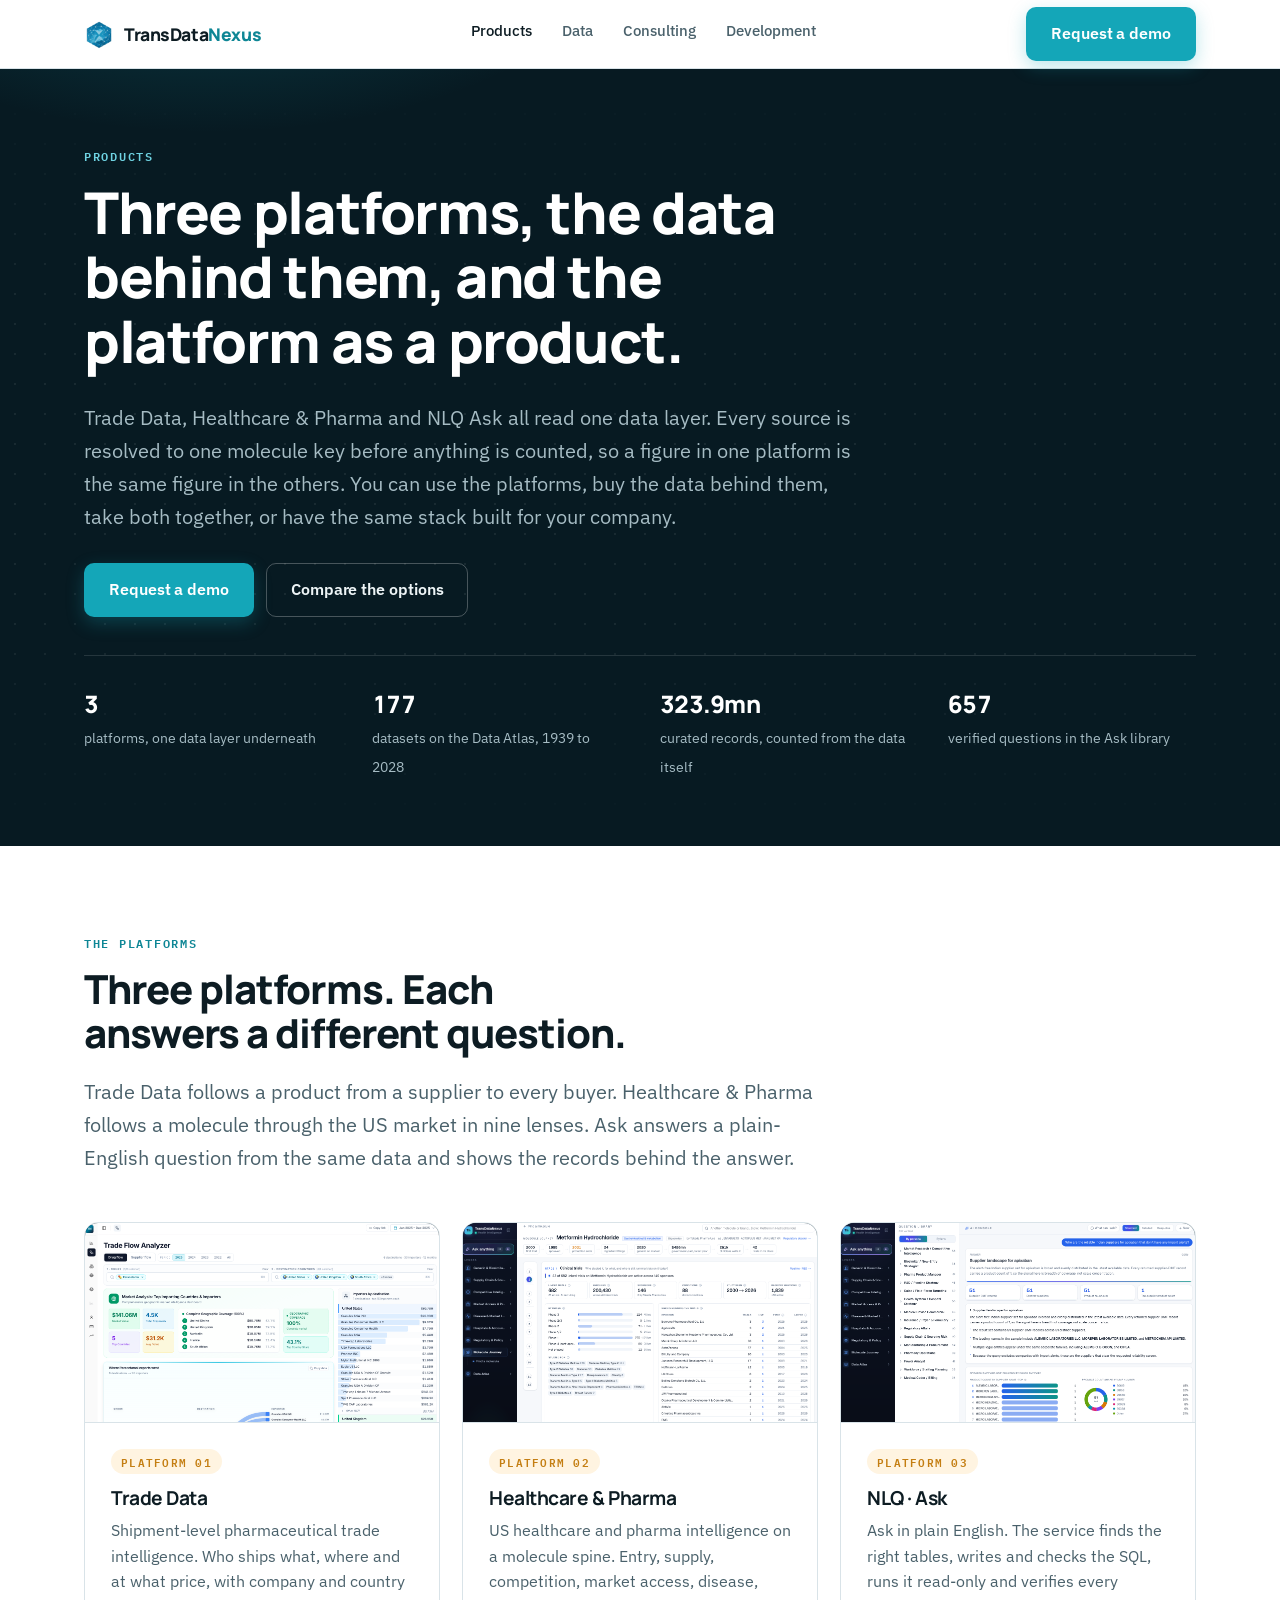
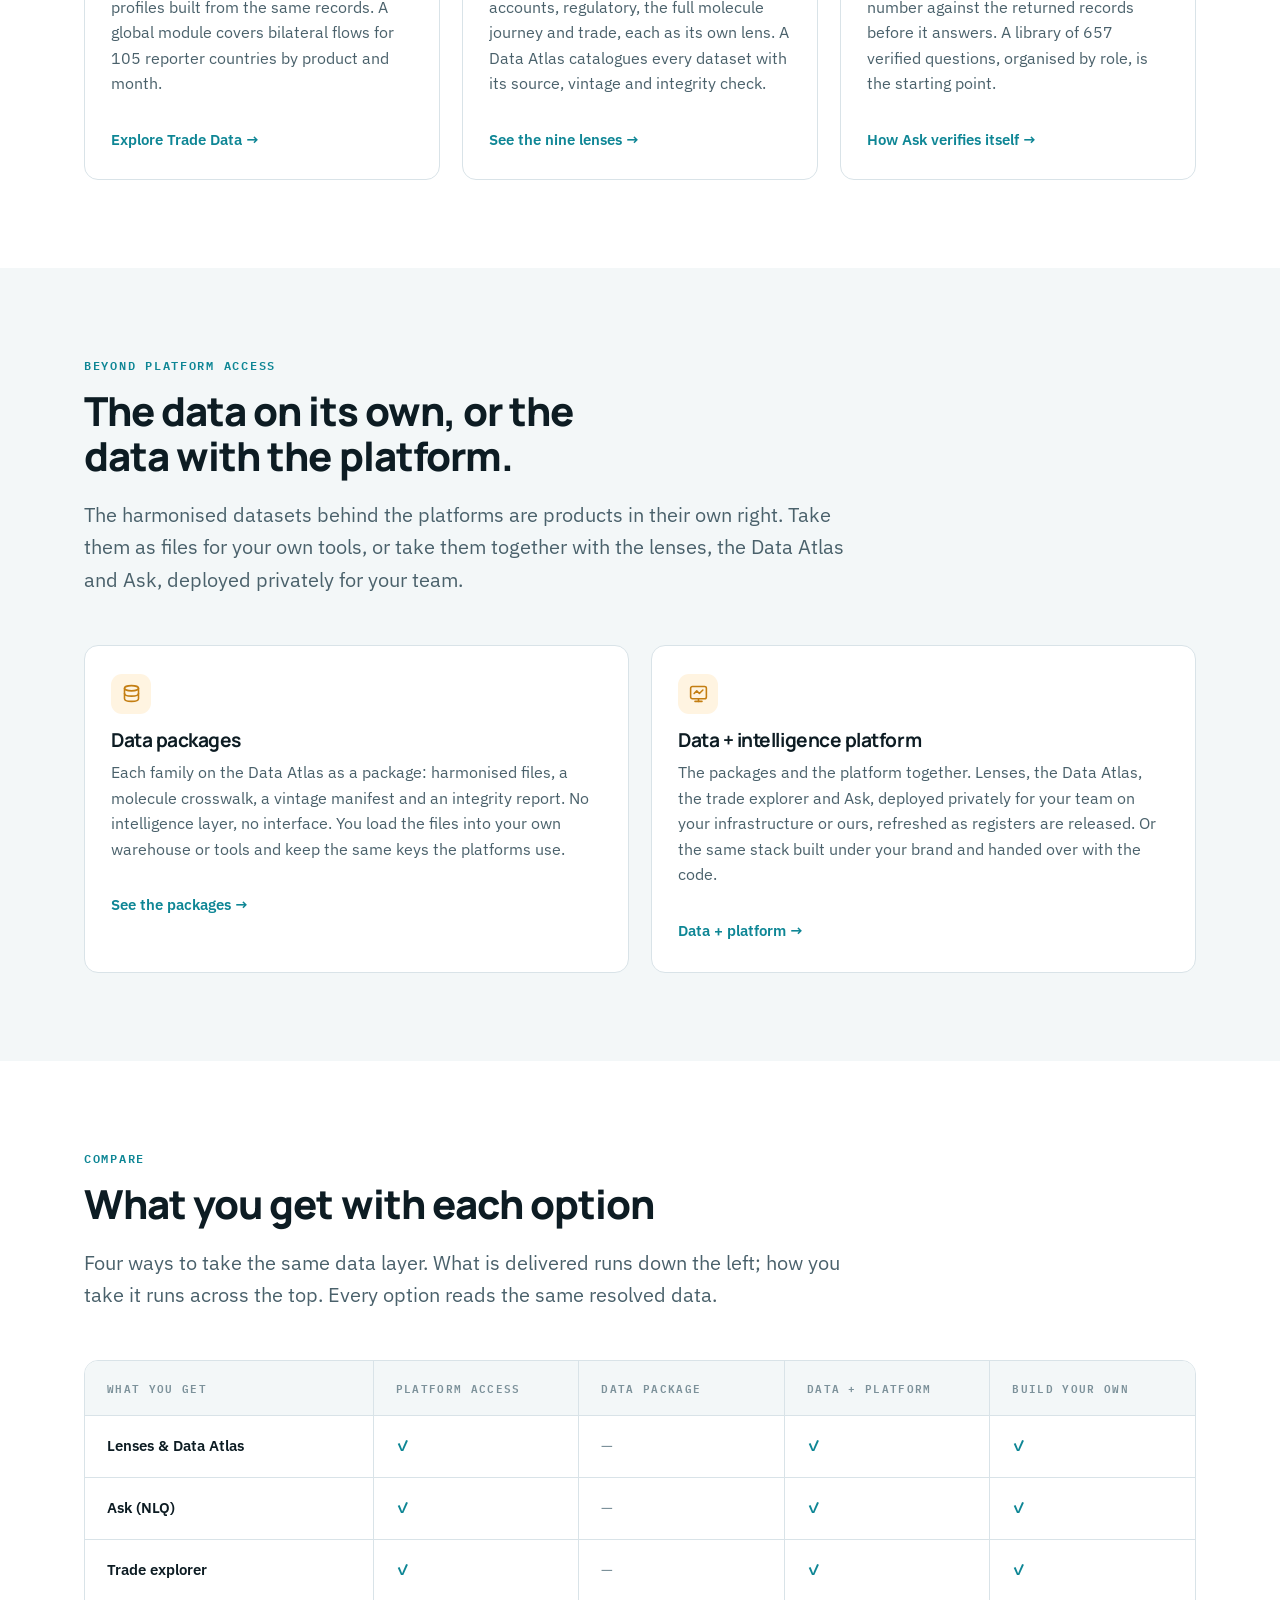
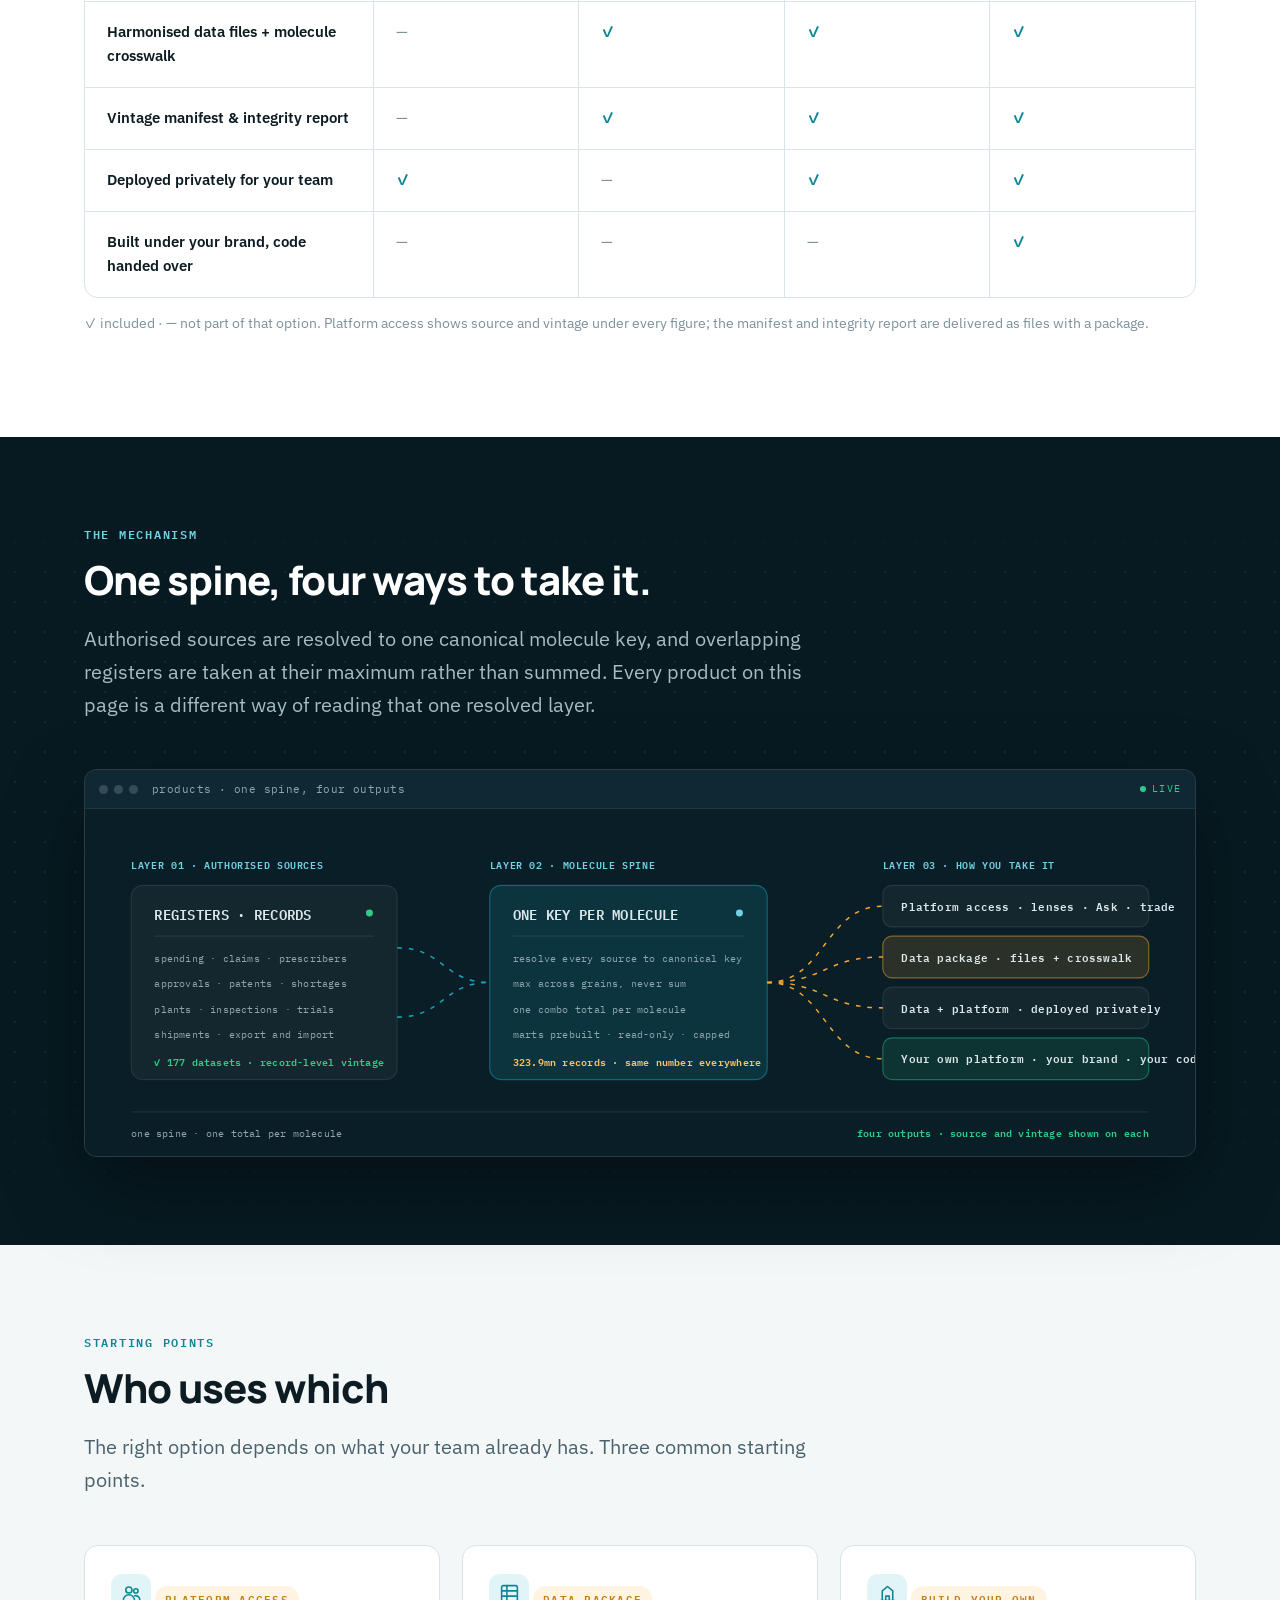
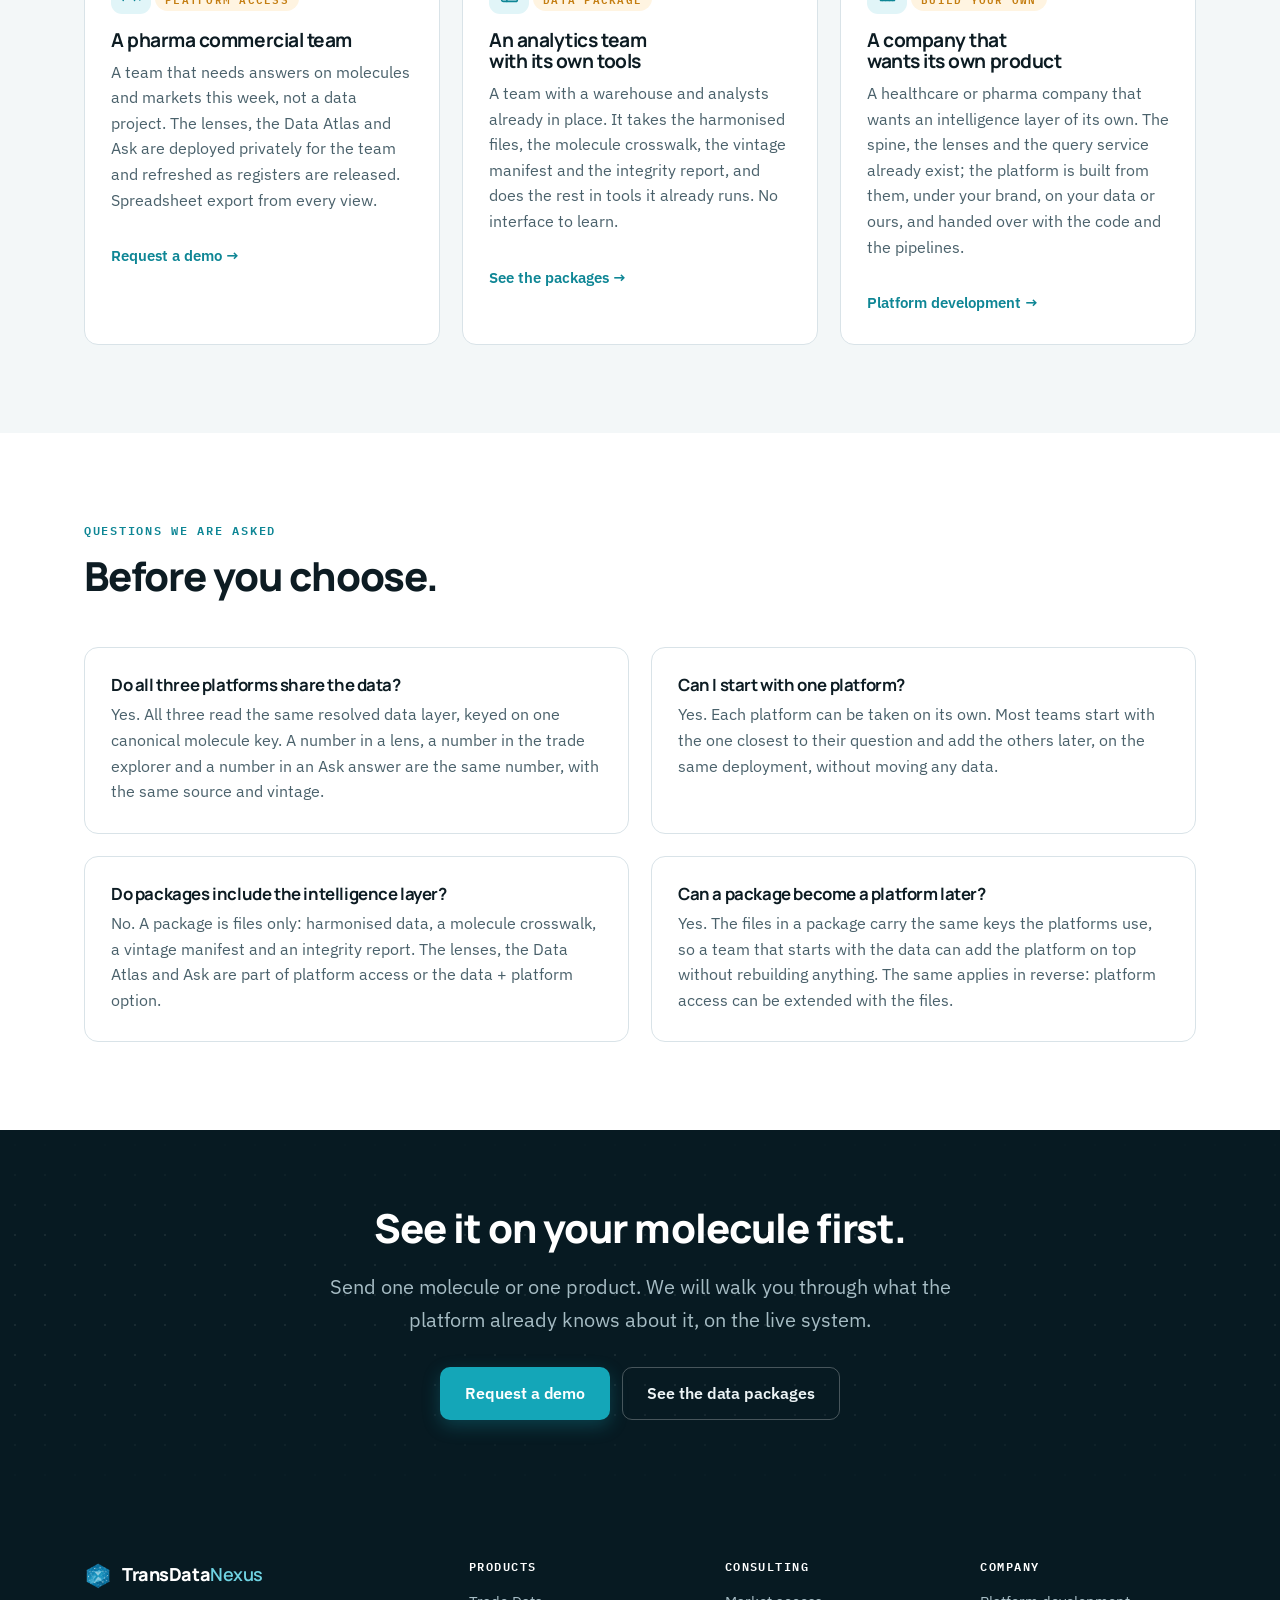
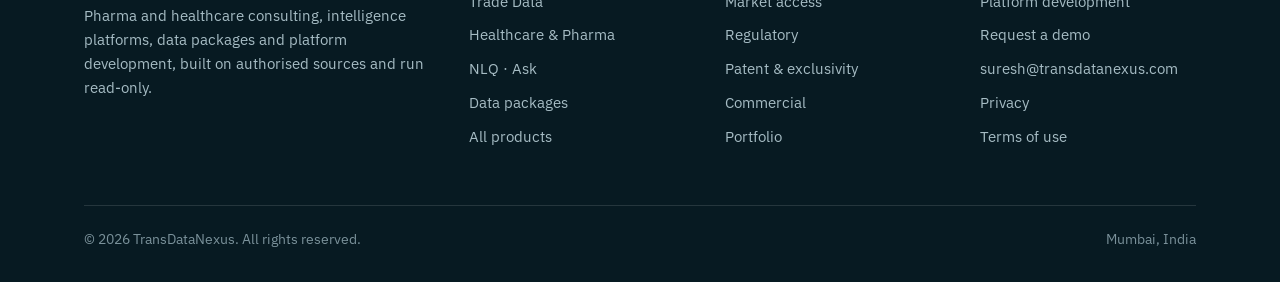
<file: products.html>
<!doctype html>
<html lang="en">
<head>
<meta charset="utf-8">
<meta name="viewport" content="width=device-width, initial-scale=1">
<title>Products — TransDataNexus</title>
<meta name="description" content="Three intelligence platforms on one data layer: Trade Data, Healthcare and Pharma with nine lenses, and NLQ Ask. The harmonised data behind them as packages, and the platform itself as a product for your team or under your brand.">
<link rel="icon" type="image/png" sizes="32x32" href="assets/favicon-32.png">
<link rel="apple-touch-icon" href="assets/mark-96.png">
<meta property="og:title" content="Products — TransDataNexus">
<meta property="og:description" content="Three platforms, the data behind them, and the platform as a product. One data layer, built on authorised sources.">
<meta property="og:type" content="website">
<meta property="og:url" content="https://transdatanexus.com/products.html">
<meta property="og:image" content="https://transdatanexus.com/assets/og.png">
<meta name="twitter:card" content="summary_large_image">
<link rel="preconnect" href="https://fonts.googleapis.com">
<link rel="preconnect" href="https://fonts.gstatic.com" crossorigin>
<link rel="stylesheet" href="https://fonts.googleapis.com/css2?family=Manrope:wght@700;800&family=IBM+Plex+Sans:wght@400;500;600&family=IBM+Plex+Mono:wght@400;600&display=swap">
<link rel="stylesheet" href="assets/styles.css">
<script type="application/ld+json">
{"@context":"https://schema.org","@type":"Organization","name":"TransDataNexus","url":"https://transdatanexus.com","email":"suresh@transdatanexus.com","address":{"@type":"PostalAddress","addressLocality":"Mumbai","addressCountry":"IN"},"description":"Pharma and healthcare consulting, intelligence platforms, data packages and platform development, built on authorised sources."}
</script>
</head>
<body>

<header class="site-header">
  <div class="wrap nav">
    <a class="brand" href="index.html" aria-label="TransDataNexus home">
      <img src="assets/mark-96.png" alt="" width="30" height="30">
      <span>TransData<b>Nexus</b></span>
    </a>
    <button class="nav-toggle" aria-expanded="false" aria-controls="nav">Menu</button>
    <ul class="nav-links" id="nav">
      <li><a href="products.html" aria-current="page">Products</a></li>
      <li><a href="data.html">Data</a></li>
      <li><a href="services.html">Consulting</a></li>
      <li><a href="development.html">Development</a></li>
    </ul>
    <div class="nav-cta"><a class="btn btn-primary" href="contact.html">Request a demo</a></div>
  </div>
</header>

<!-- ============ PAGE HEAD ============ -->
<section class="page-head gridbg">
  <div class="wrap">
    <p class="eyebrow on-dark">Products</p>
    <h1>Three platforms, the data behind them, and the platform as a product.</h1>
    <p class="lede on-dark">Trade Data, Healthcare &amp; Pharma and NLQ Ask all read one data layer. Every source is resolved to one molecule key before anything is counted, so a figure in one platform is the same figure in the others. You can use the platforms, buy the data behind them, take both together, or have the same stack built for your company.</p>
    <div class="btn-row">
      <a class="btn btn-primary" href="contact.html">Request a demo</a>
      <a class="btn btn-ghost on-dark" href="#compare">Compare the options</a>
    </div>
    <div class="hero-stats">
      <div class="stat"><strong data-count="3">3</strong><span>platforms, one data layer underneath</span></div>
      <div class="stat"><strong data-count="177">177</strong><span>datasets on the Data Atlas, 1939 to 2028</span></div>
      <div class="stat"><strong data-count="323.9" data-suffix="mn">323.9mn</strong><span>curated records, counted from the data itself</span></div>
      <div class="stat"><strong data-count="657">657</strong><span>verified questions in the Ask library</span></div>
    </div>
  </div>
</section>

<!-- ============ THREE PLATFORMS ============ -->
<section>
  <div class="wrap">
    <p class="eyebrow">The platforms</p>
    <h2 class="narrow">Three platforms. Each answers a different question.</h2>
    <p class="lede narrow">Trade Data follows a product from a supplier to every buyer. Healthcare &amp; Pharma follows a molecule through the US market in nine lenses. Ask answers a plain-English question from the same data and shows the records behind the answer.</p>

    <div class="grid grid-3 mt-lg">
      <article class="card card-shot">
        <div class="shot-strip"><img src="assets/shots/trade/dashboard-trade-flow.png" alt="Trade flow analyser: paracetamol exports by destination and importer" loading="lazy"></div>
        <div class="card-body">
          <span class="card-tag">Platform 01</span>
          <h3>Trade Data</h3>
          <p>Shipment-level pharmaceutical trade intelligence. Who ships what, where and at what price, with company and country profiles built from the same records. A global module covers bilateral flows for 105 reporter countries by product and month.</p>
          <a class="more" href="trade.html">Explore Trade Data →</a>
        </div>
      </article>
      <article class="card card-shot">
        <div class="shot-strip"><img src="assets/shots/health/journey-metformin.png" alt="Molecule journey lens for metformin across twelve data stages" loading="lazy"></div>
        <div class="card-body">
          <span class="card-tag">Platform 02</span>
          <h3>Healthcare &amp; Pharma</h3>
          <p>US healthcare and pharma intelligence on a molecule spine. Entry, supply, competition, market access, disease, accounts, regulatory, the full molecule journey and trade, each as its own lens. A Data Atlas catalogues every dataset with its source, vintage and integrity check.</p>
          <a class="more" href="healthcare.html">See the nine lenses →</a>
        </div>
      </article>
      <article class="card card-shot">
        <div class="shot-strip"><img src="assets/shots/nlq/ask.png" alt="Ask console answering a plain-English question with verified figures, charts and sources" loading="lazy"></div>
        <div class="card-body">
          <span class="card-tag">Platform 03</span>
          <h3>NLQ · Ask</h3>
          <p>Ask in plain English. The service finds the right tables, writes and checks the SQL, runs it read-only and verifies every number against the returned records before it answers. A library of 657 verified questions, organised by role, is the starting point.</p>
          <a class="more" href="nlq.html">How Ask verifies itself →</a>
        </div>
      </article>
    </div>
  </div>
</section>

<!-- ============ DATA + PLATFORM AS A PRODUCT ============ -->
<section class="band-wash">
  <div class="wrap">
    <p class="eyebrow">Beyond platform access</p>
    <h2 class="narrow">The data on its own, or the data with the platform.</h2>
    <p class="lede narrow">The harmonised datasets behind the platforms are products in their own right. Take them as files for your own tools, or take them together with the lenses, the Data Atlas and Ask, deployed privately for your team.</p>
    <div class="grid grid-2 mt-lg">
      <article class="card">
        <span class="ico amber"><svg viewBox="0 0 24 24"><ellipse cx="12" cy="6" rx="8" ry="3"/><path d="M4 6v6c0 1.7 3.6 3 8 3s8-1.3 8-3V6"/><path d="M4 12v6c0 1.7 3.6 3 8 3s8-1.3 8-3v-6"/></svg></span>
        <h3>Data packages</h3>
        <p>Each family on the Data Atlas as a package: harmonised files, a molecule crosswalk, a vintage manifest and an integrity report. No intelligence layer, no interface. You load the files into your own warehouse or tools and keep the same keys the platforms use.</p>
        <a class="more" href="data.html">See the packages →</a>
      </article>
      <article class="card">
        <span class="ico amber"><svg viewBox="0 0 24 24"><rect x="3" y="4" width="18" height="14" rx="2"/><path d="M8 21h8"/><path d="M12 18v3"/><path d="M7 12l3-3 3 3 4-4"/></svg></span>
        <h3>Data + intelligence platform</h3>
        <p>The packages and the platform together. Lenses, the Data Atlas, the trade explorer and Ask, deployed privately for your team on your infrastructure or ours, refreshed as registers are released. Or the same stack built under your brand and handed over with the code.</p>
        <a class="more" href="development.html">Data + platform →</a>
      </article>
    </div>
  </div>
</section>

<!-- ============ COMPARISON ============ -->
<section id="compare">
  <div class="wrap">
    <p class="eyebrow">Compare</p>
    <h2 class="narrow">What you get with each option</h2>
    <p class="lede narrow">Four ways to take the same data layer. What is delivered runs down the left; how you take it runs across the top. Every option reads the same resolved data.</p>
    <div class="flow mt-lg">
      <div class="flow-row" style="grid-template-columns:1.4fr 1fr 1fr 1fr 1fr"><div class="flow-head">What you get</div><div class="flow-head">Platform access</div><div class="flow-head">Data package</div><div class="flow-head">Data + platform</div><div class="flow-head">Build your own</div></div>
      <div class="flow-row" style="grid-template-columns:1.4fr 1fr 1fr 1fr 1fr"><div class="flow-stage">Lenses &amp; Data Atlas</div><div class="flow-now"><strong>✓</strong></div><div class="flow-was">—</div><div class="flow-now"><strong>✓</strong></div><div class="flow-now"><strong>✓</strong></div></div>
      <div class="flow-row" style="grid-template-columns:1.4fr 1fr 1fr 1fr 1fr"><div class="flow-stage">Ask (NLQ)</div><div class="flow-now"><strong>✓</strong></div><div class="flow-was">—</div><div class="flow-now"><strong>✓</strong></div><div class="flow-now"><strong>✓</strong></div></div>
      <div class="flow-row" style="grid-template-columns:1.4fr 1fr 1fr 1fr 1fr"><div class="flow-stage">Trade explorer</div><div class="flow-now"><strong>✓</strong></div><div class="flow-was">—</div><div class="flow-now"><strong>✓</strong></div><div class="flow-now"><strong>✓</strong></div></div>
      <div class="flow-row" style="grid-template-columns:1.4fr 1fr 1fr 1fr 1fr"><div class="flow-stage">Harmonised data files + molecule crosswalk</div><div class="flow-was">—</div><div class="flow-now"><strong>✓</strong></div><div class="flow-now"><strong>✓</strong></div><div class="flow-now"><strong>✓</strong></div></div>
      <div class="flow-row" style="grid-template-columns:1.4fr 1fr 1fr 1fr 1fr"><div class="flow-stage">Vintage manifest &amp; integrity report</div><div class="flow-was">—</div><div class="flow-now"><strong>✓</strong></div><div class="flow-now"><strong>✓</strong></div><div class="flow-now"><strong>✓</strong></div></div>
      <div class="flow-row" style="grid-template-columns:1.4fr 1fr 1fr 1fr 1fr"><div class="flow-stage">Deployed privately for your team</div><div class="flow-now"><strong>✓</strong></div><div class="flow-was">—</div><div class="flow-now"><strong>✓</strong></div><div class="flow-now"><strong>✓</strong></div></div>
      <div class="flow-row" style="grid-template-columns:1.4fr 1fr 1fr 1fr 1fr"><div class="flow-stage">Built under your brand, code handed over</div><div class="flow-was">—</div><div class="flow-was">—</div><div class="flow-was">—</div><div class="flow-now"><strong>✓</strong></div></div>
    </div>
    <p class="form-note" style="margin-top:14px">✓ included · — not part of that option. Platform access shows source and vintage under every figure; the manifest and integrity report are delivered as files with a package.</p>
  </div>
</section>

<!-- ============ MECHANISM ============ -->
<section class="band-dark gridbg">
  <div class="wrap">
    <p class="eyebrow on-dark">The mechanism</p>
    <h2 class="narrow">One spine, four ways to take it.</h2>
    <p class="lede on-dark narrow">Authorised sources are resolved to one canonical molecule key, and overlapping registers are taken at their maximum rather than summed. Every product on this page is a different way of reading that one resolved layer.</p>

    <div class="frame mt-lg">
      <div class="frame-bar"><i></i><i></i><i></i><em>products · one spine, four outputs</em><span class="live">live</span></div>
      <svg viewBox="0 0 960 300" role="img" aria-label="Authorised sources are resolved to one molecule spine, which is served four ways: platform access, a data package, data plus platform, and your own platform.">
        <rect class="fx-bg" width="960" height="300"/>
        <text class="fx-txt-a" x="40" y="52">LAYER 01 · AUTHORISED SOURCES</text>
        <rect class="fx-panel" x="40" y="66" width="230" height="168" rx="10"/>
        <text class="fx-txt-b" x="60" y="96" style="font-size:12px">REGISTERS · RECORDS</text>
        <line class="fx-rule" x1="60" y1="110" x2="250" y2="110"/>
        <text class="fx-txt" x="60" y="132">spending · claims · prescribers</text>
        <text class="fx-txt" x="60" y="154">approvals · patents · shortages</text>
        <text class="fx-txt" x="60" y="176">plants · inspections · trials</text>
        <text class="fx-txt" x="60" y="198">shipments · export and import</text>
        <text class="fx-txt-g" x="60" y="222">✓ 177 datasets · record-level vintage</text>
        <circle class="viz-dot" cx="246" cy="90" r="3" fill="#2ECC8A"/>
        <path class="fx-flow" d="M270,120 C310,120 310,150 350,150"/>
        <path class="fx-flow" d="M270,180 C310,180 310,150 350,150"/>
        <text class="fx-txt-a" x="350" y="52">LAYER 02 · MOLECULE SPINE</text>
        <rect class="fx-hl" x="350" y="66" width="240" height="168" rx="10"/>
        <text class="fx-txt-b" x="370" y="96" style="font-size:12px">ONE KEY PER MOLECULE</text>
        <line class="fx-rule" x1="370" y1="110" x2="570" y2="110"/>
        <text class="fx-txt" x="370" y="132">resolve every source to canonical key</text>
        <text class="fx-txt" x="370" y="154">max across grains, never sum</text>
        <text class="fx-txt" x="370" y="176">one combo total per molecule</text>
        <text class="fx-txt" x="370" y="198">marts prebuilt · read-only · capped</text>
        <text class="fx-txt-m" x="370" y="222">323.9mn records · same number everywhere</text>
        <circle class="viz-dot" cx="566" cy="90" r="3" fill="#6FD3E2"/>
        <path class="fx-flow amber" d="M590,150 C640,150 640,84 690,84"/>
        <path class="fx-flow amber" d="M590,150 C640,150 640,128 690,128"/>
        <path class="fx-flow amber" d="M590,150 C640,150 640,172 690,172"/>
        <path class="fx-flow amber" d="M590,150 C640,150 640,216 690,216"/>
        <text class="fx-txt-a" x="690" y="52">LAYER 03 · HOW YOU TAKE IT</text>
        <rect class="fx-panel" x="690" y="66" width="230" height="36" rx="8"/>
        <text class="fx-txt-b" x="706" y="88">Platform access · lenses · Ask · trade</text>
        <rect class="fx-hl-m" x="690" y="110" width="230" height="36" rx="8"/>
        <text class="fx-txt-b" x="706" y="132">Data package · files + crosswalk</text>
        <rect class="fx-panel" x="690" y="154" width="230" height="36" rx="8"/>
        <text class="fx-txt-b" x="706" y="176">Data + platform · deployed privately</text>
        <rect class="fx-hl-g" x="690" y="198" width="230" height="36" rx="8"/>
        <text class="fx-txt-b" x="706" y="220">Your own platform · your brand · your code</text>
        <line class="fx-rule" x1="40" y1="262" x2="920" y2="262"/>
        <text class="fx-txt" x="40" y="284">one spine · one total per molecule</text>
        <text class="fx-txt-g" x="920" y="284" text-anchor="end">four outputs · source and vintage shown on each</text>
      </svg>
    </div>
  </div>
</section>

<!-- ============ WHO USES WHICH ============ -->
<section class="band-wash">
  <div class="wrap">
    <p class="eyebrow">Starting points</p>
    <h2 class="narrow">Who uses which</h2>
    <p class="lede narrow">The right option depends on what your team already has. Three common starting points.</p>
    <div class="grid grid-3 mt-lg">
      <article class="card">
        <span class="ico"><svg viewBox="0 0 24 24"><circle cx="9" cy="8" r="3.5"/><path d="M2.5 20a6.5 6.5 0 0113 0"/><circle cx="17" cy="9" r="2.5"/><path d="M15.5 14.5a5 5 0 016 5"/></svg></span>
        <span class="card-tag">Platform access</span>
        <h3>A pharma commercial team</h3>
        <p>A team that needs answers on molecules and markets this week, not a data project. The lenses, the Data Atlas and Ask are deployed privately for the team and refreshed as registers are released. Spreadsheet export from every view.</p>
        <a class="more" href="contact.html">Request a demo →</a>
      </article>
      <article class="card">
        <span class="ico"><svg viewBox="0 0 24 24"><rect x="3" y="3" width="18" height="18" rx="2"/><path d="M3 9h18"/><path d="M3 15h18"/><path d="M9 3v18"/></svg></span>
        <span class="card-tag">Data package</span>
        <h3>An analytics team with its own tools</h3>
        <p>A team with a warehouse and analysts already in place. It takes the harmonised files, the molecule crosswalk, the vintage manifest and the integrity report, and does the rest in tools it already runs. No interface to learn.</p>
        <a class="more" href="data.html">See the packages →</a>
      </article>
      <article class="card">
        <span class="ico"><svg viewBox="0 0 24 24"><path d="M4 20h16"/><path d="M6 20V9l6-5 6 5v11"/><path d="M10 20v-5h4v5"/></svg></span>
        <span class="card-tag">Build your own</span>
        <h3>A company that wants its own product</h3>
        <p>A healthcare or pharma company that wants an intelligence layer of its own. The spine, the lenses and the query service already exist; the platform is built from them, under your brand, on your data or ours, and handed over with the code and the pipelines.</p>
        <a class="more" href="development.html">Platform development →</a>
      </article>
    </div>
  </div>
</section>

<!-- ============ FAQ ============ -->
<section>
  <div class="wrap">
    <p class="eyebrow">Questions we are asked</p>
    <h2 class="narrow">Before you choose.</h2>
    <div class="grid grid-2 mt-lg faq">
      <div class="card"><h3>Do all three platforms share the data?</h3><p>Yes. All three read the same resolved data layer, keyed on one canonical molecule key. A number in a lens, a number in the trade explorer and a number in an Ask answer are the same number, with the same source and vintage.</p></div>
      <div class="card"><h3>Can I start with one platform?</h3><p>Yes. Each platform can be taken on its own. Most teams start with the one closest to their question and add the others later, on the same deployment, without moving any data.</p></div>
      <div class="card"><h3>Do packages include the intelligence layer?</h3><p>No. A package is files only: harmonised data, a molecule crosswalk, a vintage manifest and an integrity report. The lenses, the Data Atlas and Ask are part of platform access or the data + platform option.</p></div>
      <div class="card"><h3>Can a package become a platform later?</h3><p>Yes. The files in a package carry the same keys the platforms use, so a team that starts with the data can add the platform on top without rebuilding anything. The same applies in reverse: platform access can be extended with the files.</p></div>
    </div>
  </div>
</section>

<!-- ============ CTA ============ -->
<section class="cta-band gridbg">
  <div class="wrap">
    <h2>See it on your molecule first.</h2>
    <p class="lede on-dark">Send one molecule or one product. We will walk you through what the platform already knows about it, on the live system.</p>
    <div class="btn-row">
      <a class="btn btn-primary" href="contact.html">Request a demo</a>
      <a class="btn btn-ghost on-dark" href="data.html">See the data packages</a>
    </div>
  </div>
</section>

<footer class="site-footer">
  <div class="wrap">
    <div class="footer-grid">
      <div>
        <div class="footer-brand"><img src="assets/mark-96.png" alt="" width="28" height="28"><span>TransData<b>Nexus</b></span></div>
        <p>Pharma and healthcare consulting, intelligence platforms, data packages and platform development, built on authorised sources and run read-only.</p>
      </div>
      <div>
        <h3>Products</h3>
        <ul>
          <li><a href="trade.html">Trade Data</a></li>
          <li><a href="healthcare.html">Healthcare &amp; Pharma</a></li>
          <li><a href="nlq.html">NLQ · Ask</a></li>
          <li><a href="data.html">Data packages</a></li>
          <li><a href="products.html">All products</a></li>
        </ul>
      </div>
      <div>
        <h3>Consulting</h3>
        <ul>
          <li><a href="services.html#market-access">Market access</a></li>
          <li><a href="services.html#regulatory">Regulatory</a></li>
          <li><a href="services.html#patent">Patent &amp; exclusivity</a></li>
          <li><a href="services.html#commercial">Commercial</a></li>
          <li><a href="services.html#portfolio">Portfolio</a></li>
        </ul>
      </div>
      <div>
        <h3>Company</h3>
        <ul>
          <li><a href="development.html">Platform development</a></li>
          <li><a href="contact.html">Request a demo</a></li>
          <li><a href="mailto:suresh@transdatanexus.com">suresh@transdatanexus.com</a></li>
          <li><a href="privacy.html">Privacy</a></li>
          <li><a href="terms.html">Terms of use</a></li>
        </ul>
      </div>
    </div>
    <div class="footer-bot">
      <span>© 2026 TransDataNexus. All rights reserved.</span>
      <span>Mumbai, India</span>
    </div>
  </div>
</footer>

<script src="assets/main.js"></script>
</body>
</html>
</file>
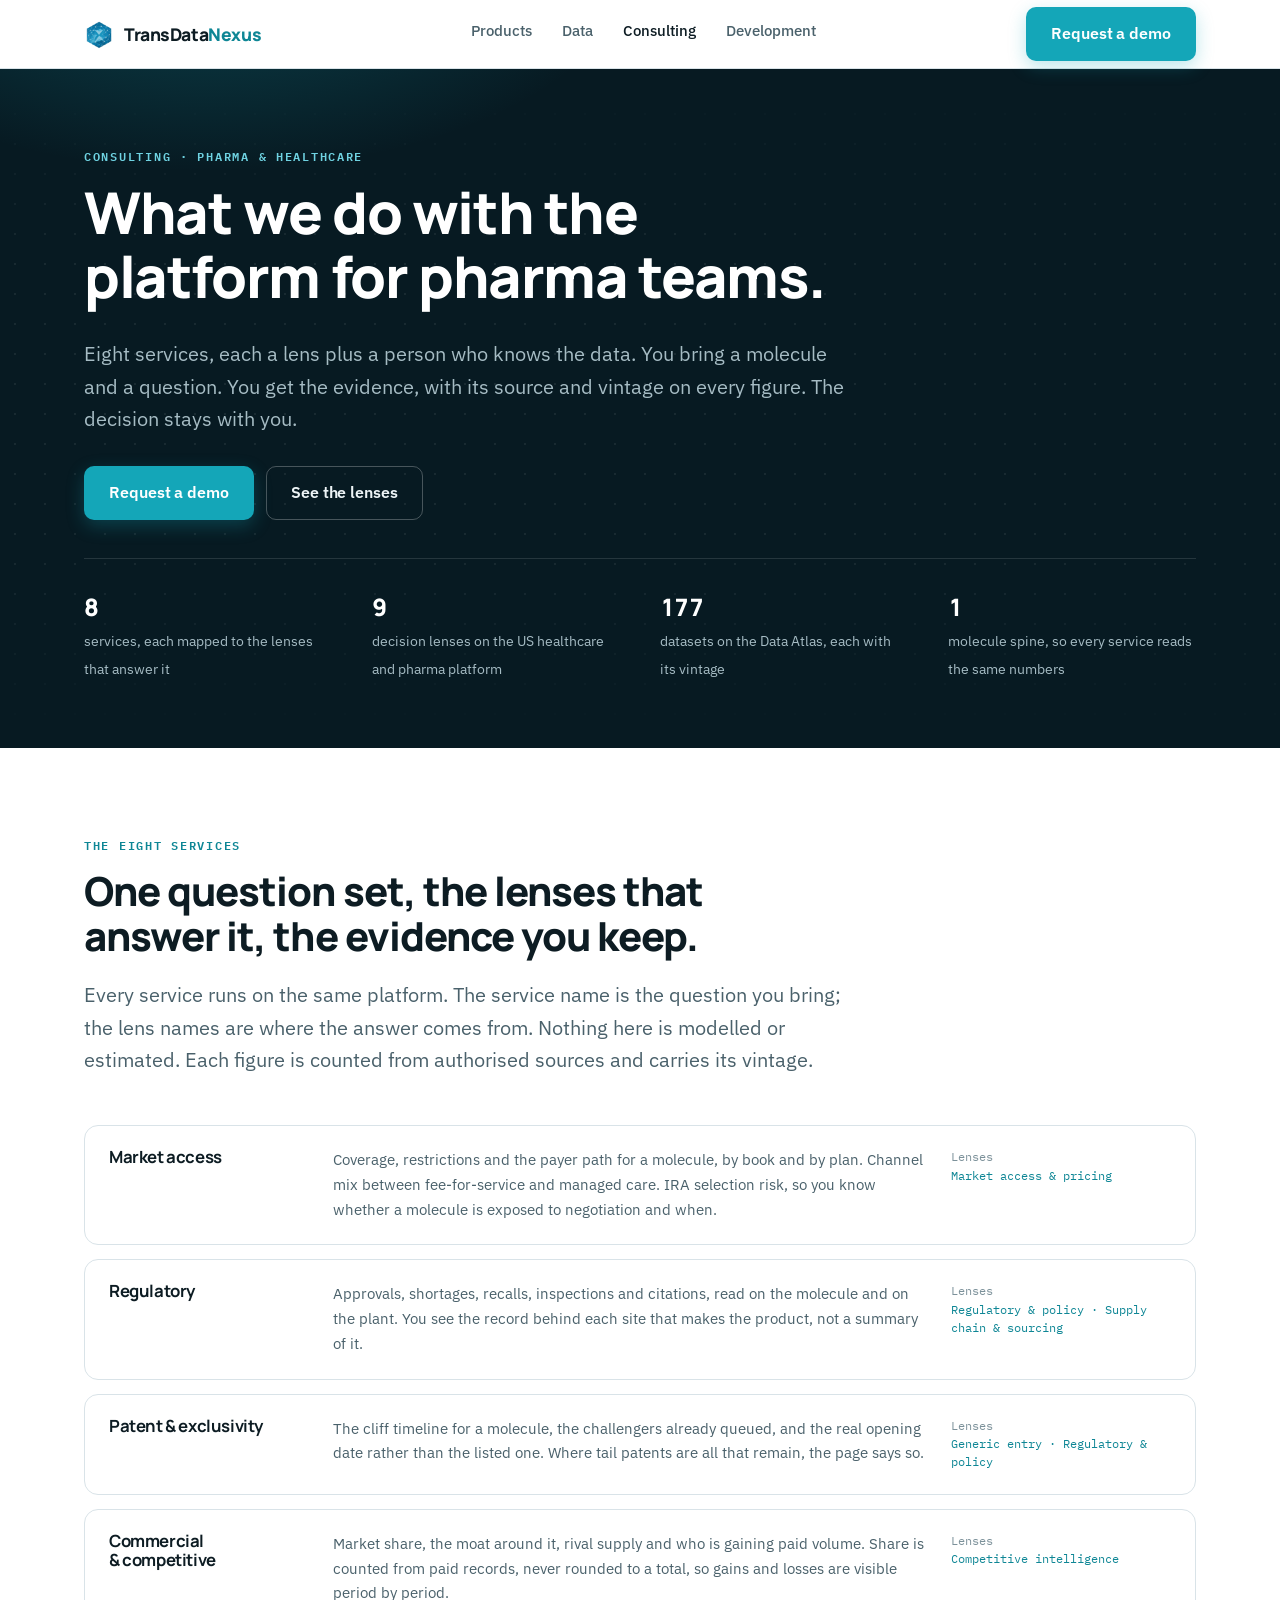
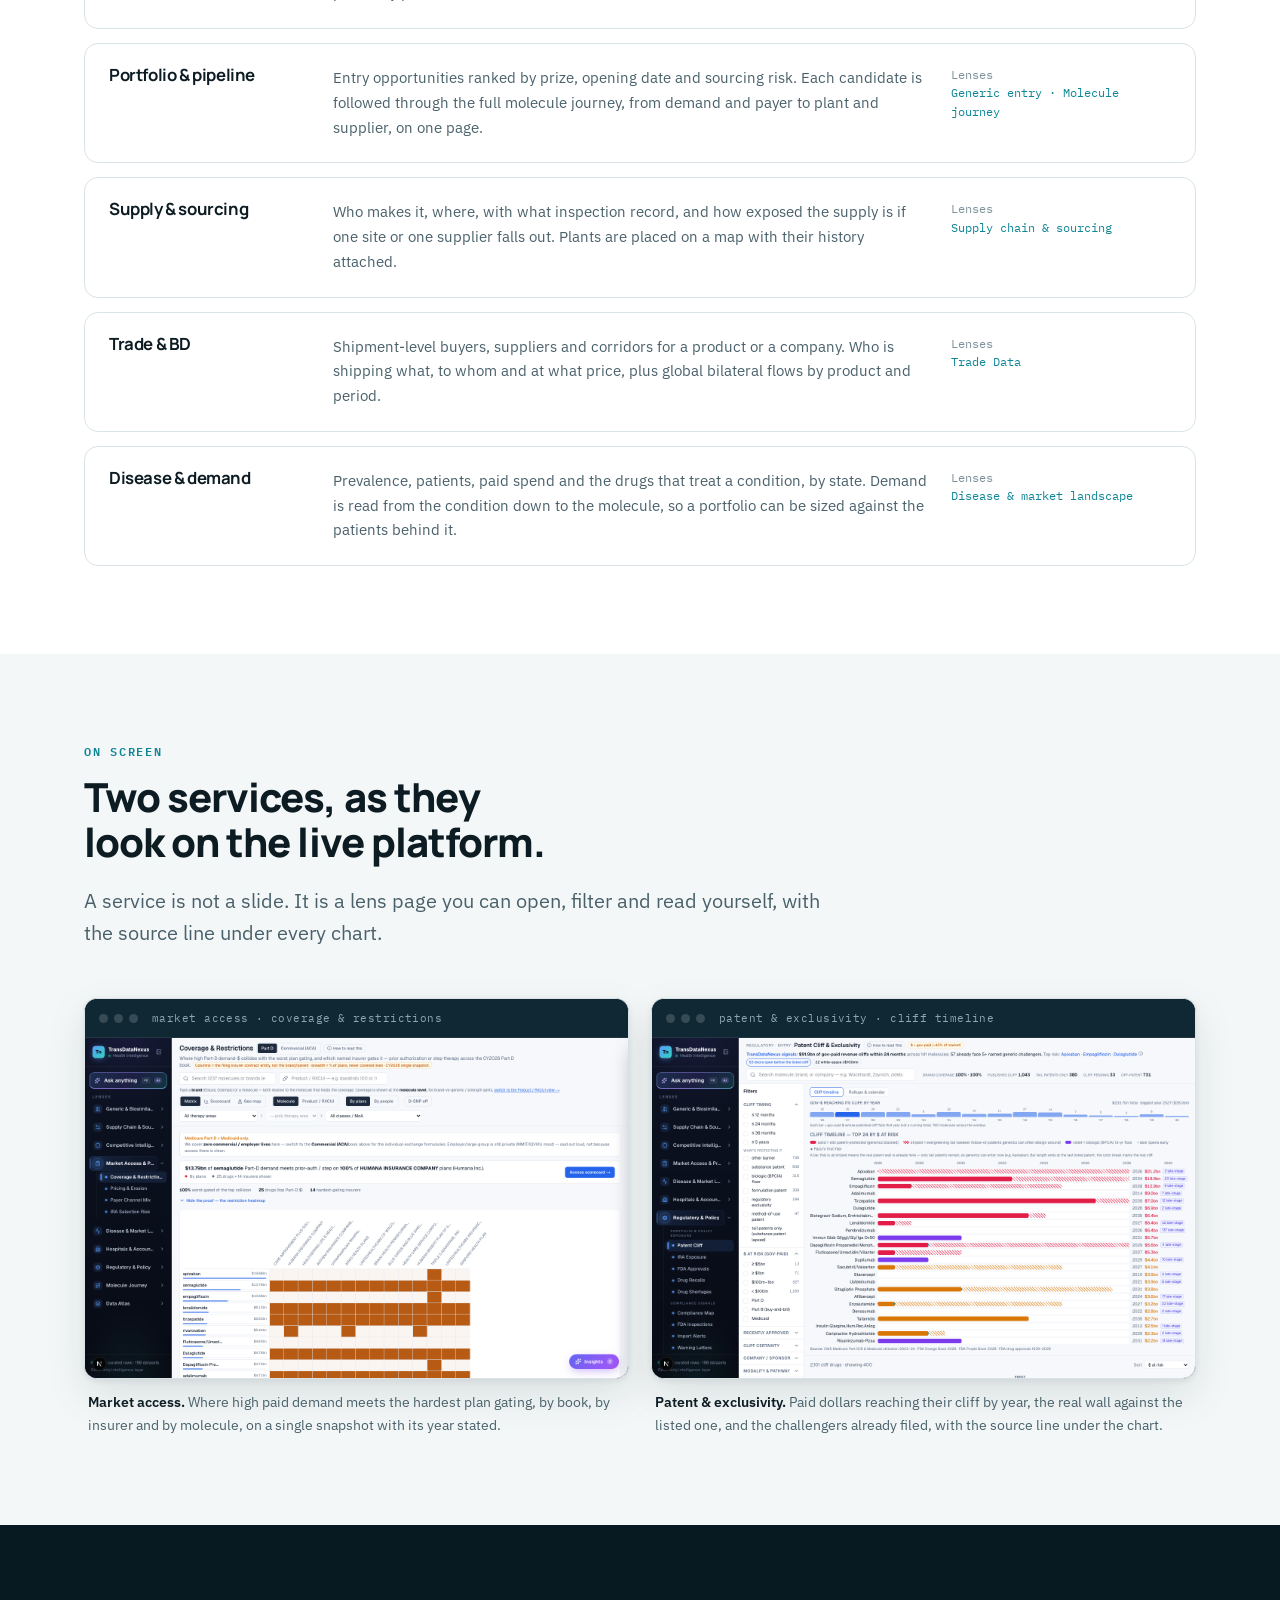
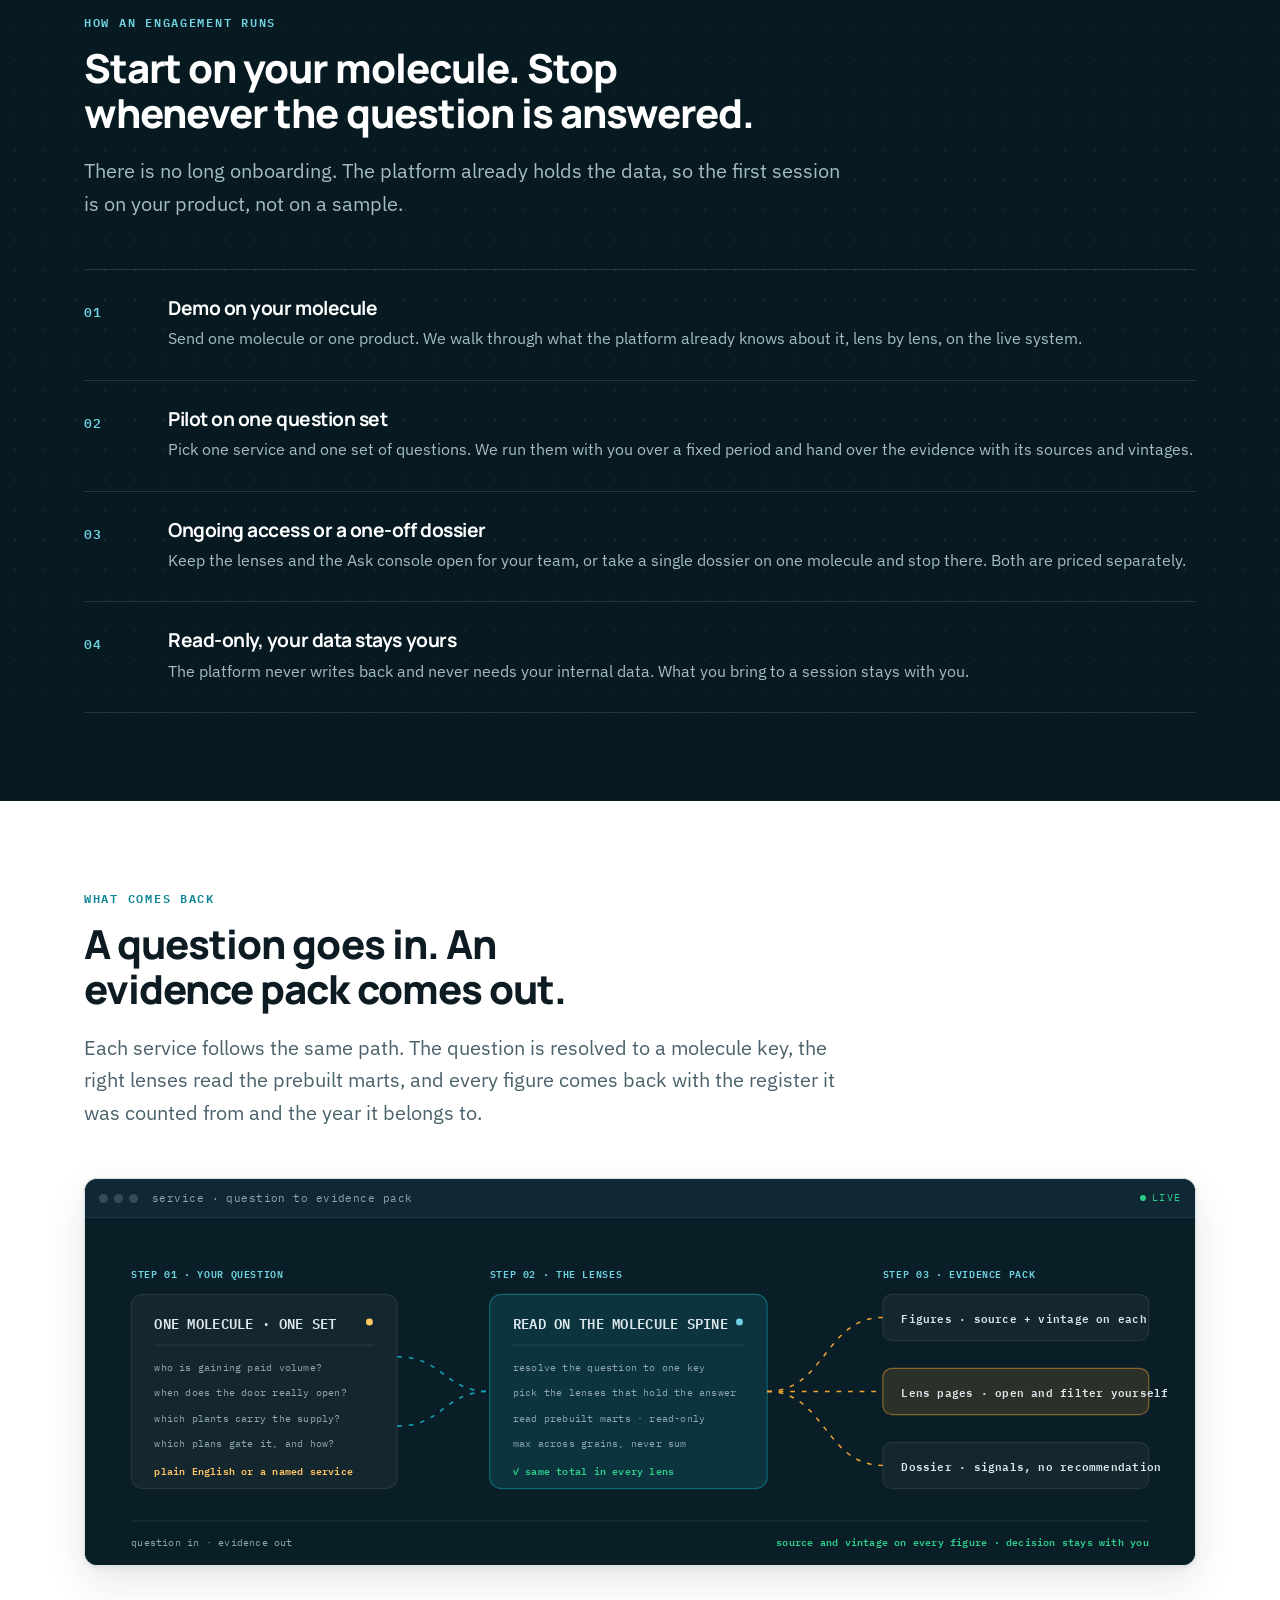
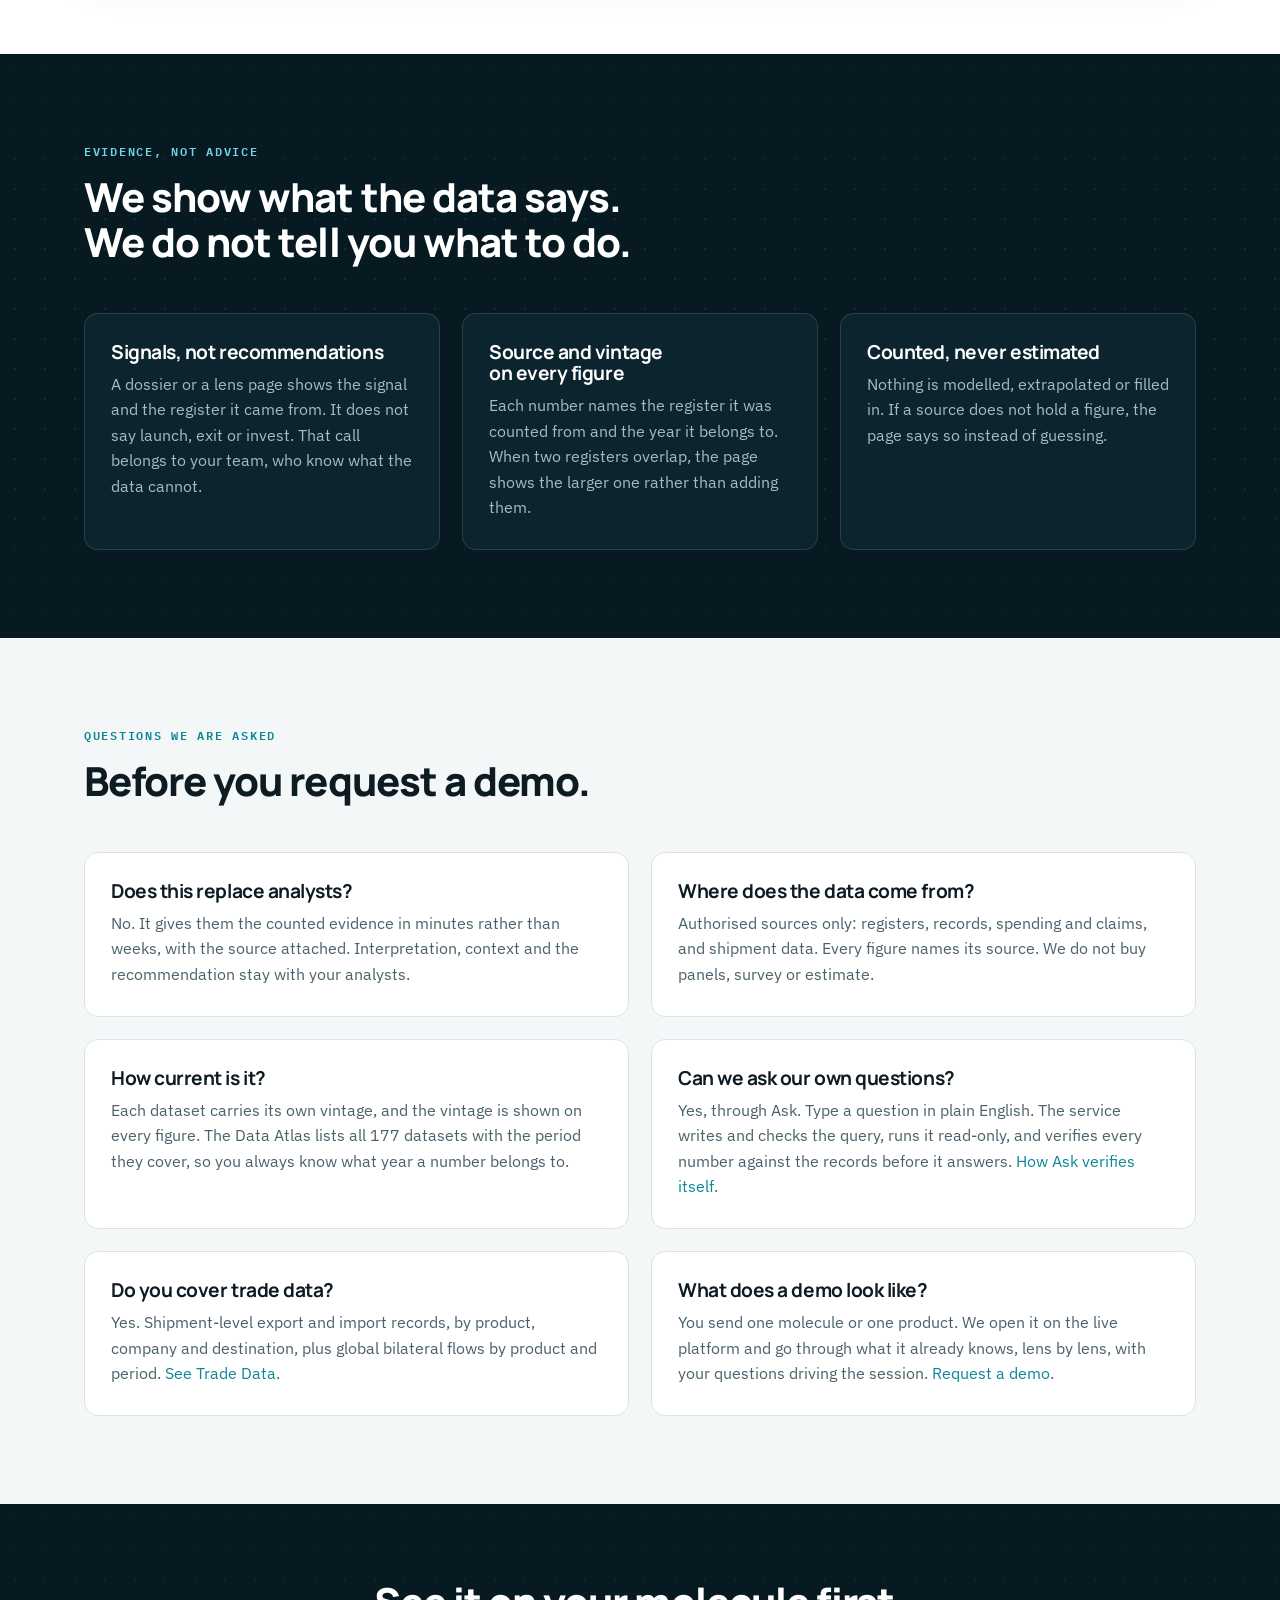
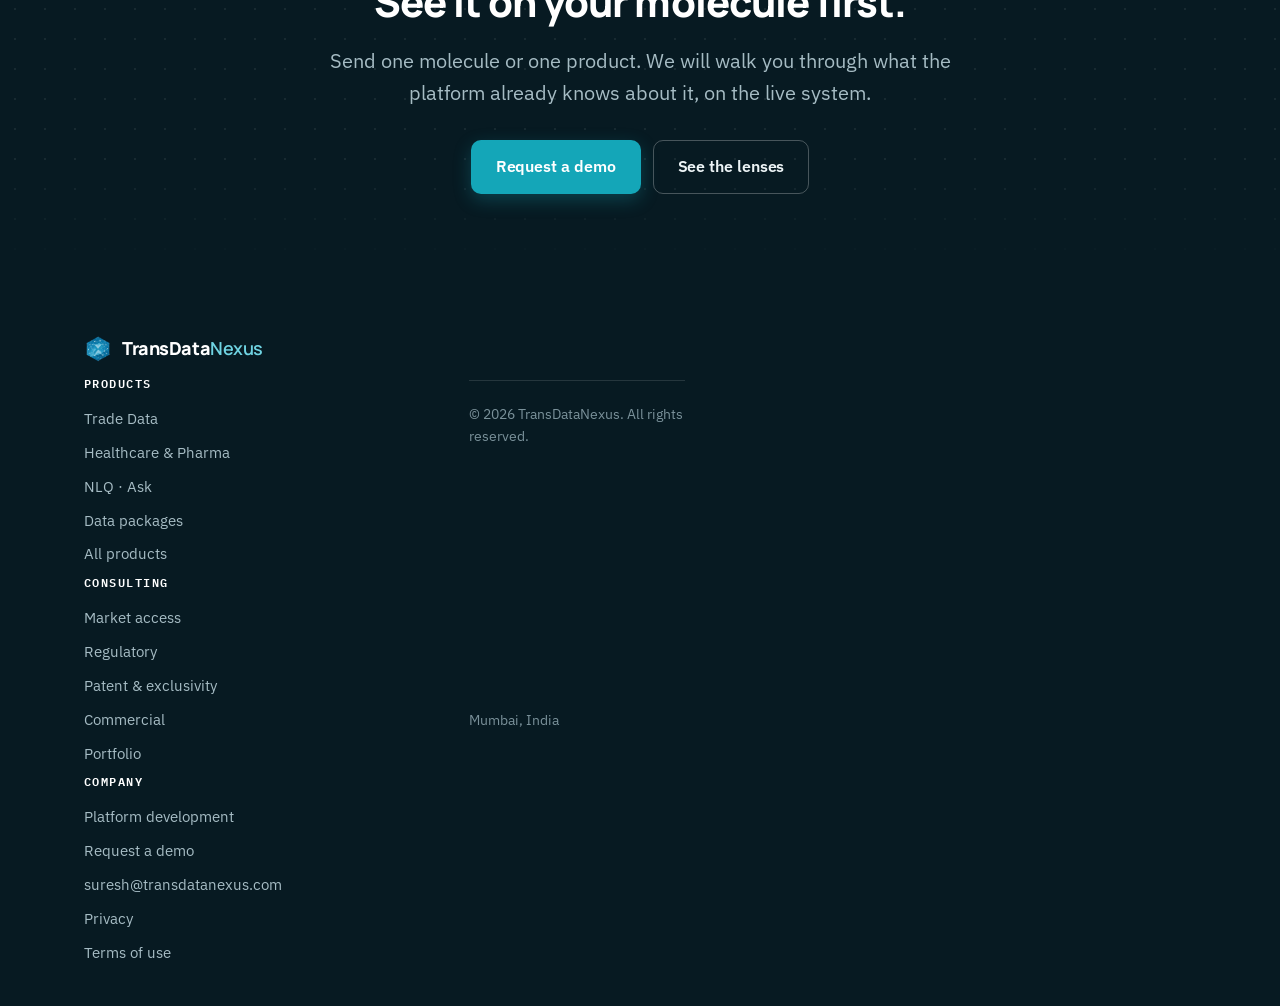
<file: services.html>
<!doctype html>
<html lang="en">
<head>
<meta charset="utf-8">
<meta name="viewport" content="width=device-width, initial-scale=1">
<title>Pharma &amp; healthcare consulting — TransDataNexus</title>
<meta name="description" content="Eight services for pharma teams, each mapped to the lenses that answer it: market access, regulatory, patent and exclusivity, commercial, portfolio, supply, trade and disease. Evidence with its source and vintage, not advice.">
<link rel="icon" type="image/png" sizes="32x32" href="assets/favicon-32.png">
<link rel="apple-touch-icon" href="assets/mark-96.png">
<meta property="og:title" content="Services — TransDataNexus">
<meta property="og:description" content="Eight services for pharma teams, each mapped to the lenses that answer it. Evidence with its source and vintage, not advice.">
<meta property="og:type" content="website">
<meta property="og:url" content="https://transdatanexus.com/services.html">
<meta property="og:image" content="https://transdatanexus.com/assets/og.png">
<meta name="twitter:card" content="summary_large_image">
<link rel="preconnect" href="https://fonts.googleapis.com">
<link rel="preconnect" href="https://fonts.gstatic.com" crossorigin>
<link rel="stylesheet" href="https://fonts.googleapis.com/css2?family=Manrope:wght@700;800&family=IBM+Plex+Sans:wght@400;500;600&family=IBM+Plex+Mono:wght@400;600&display=swap">
<link rel="stylesheet" href="assets/styles.css">
<script type="application/ld+json">
{"@context":"https://schema.org","@type":"Organization","name":"TransDataNexus","url":"https://transdatanexus.com","description":"Pharma, healthcare and trade intelligence platforms built on authorised sources."}
</script>
</head>
<body>

<header class="site-header">
  <div class="wrap nav">
    <a class="brand" href="index.html" aria-label="TransDataNexus home">
      <img src="assets/mark-96.png" alt="" width="30" height="30">
      <span>TransData<b>Nexus</b></span>
    </a>
    <button class="nav-toggle" aria-expanded="false" aria-controls="nav">Menu</button>
    <ul class="nav-links" id="nav">
      <li><a href="products.html">Products</a></li>
      <li><a href="data.html">Data</a></li>
      <li><a href="services.html" aria-current="page">Consulting</a></li>
      <li><a href="development.html">Development</a></li>
    </ul>
    <div class="nav-cta"><a class="btn btn-primary" href="contact.html">Request a demo</a></div>
  </div>
</header>

<!-- ============ PAGE HEAD ============ -->
<section class="page-head gridbg">
  <div class="wrap">
    <p class="eyebrow on-dark">Consulting · pharma &amp; healthcare</p>
    <h1>What we do with the platform for pharma teams.</h1>
    <p class="lede on-dark">Eight services, each a lens plus a person who knows the data. You bring a molecule and a question. You get the evidence, with its source and vintage on every figure. The decision stays with you.</p>
    <div class="btn-row">
      <a class="btn btn-primary" href="contact.html">Request a demo</a>
      <a class="btn btn-ghost on-dark" href="healthcare.html">See the lenses</a>
    </div>
    <div class="hero-stats">
      <div class="stat"><strong data-count="8">8</strong><span>services, each mapped to the lenses that answer it</span></div>
      <div class="stat"><strong data-count="9">9</strong><span>decision lenses on the US healthcare and pharma platform</span></div>
      <div class="stat"><strong data-count="177">177</strong><span>datasets on the Data Atlas, each with its vintage</span></div>
      <div class="stat"><strong data-count="1">1</strong><span>molecule spine, so every service reads the same numbers</span></div>
    </div>
  </div>
</section>

<!-- ============ SERVICE LIST ============ -->
<section>
  <div class="wrap">
    <p class="eyebrow">The eight services</p>
    <h2 class="narrow">One question set, the lenses that answer it, the evidence you keep.</h2>
    <p class="lede narrow">Every service runs on the same platform. The service name is the question you bring; the lens names are where the answer comes from. Nothing here is modelled or estimated. Each figure is counted from authorised sources and carries its vintage.</p>

    <div class="svc-list mt-lg">
      <article class="svc" id="market-access">
        <h3>Market access</h3>
        <p>Coverage, restrictions and the payer path for a molecule, by book and by plan. Channel mix between fee-for-service and managed care. IRA selection risk, so you know whether a molecule is exposed to negotiation and when.</p>
        <div class="lensref"><span>Lenses</span>Market access &amp; pricing</div>
      </article>

      <article class="svc" id="regulatory">
        <h3>Regulatory</h3>
        <p>Approvals, shortages, recalls, inspections and citations, read on the molecule and on the plant. You see the record behind each site that makes the product, not a summary of it.</p>
        <div class="lensref"><span>Lenses</span>Regulatory &amp; policy · Supply chain &amp; sourcing</div>
      </article>

      <article class="svc" id="patent">
        <h3>Patent &amp; exclusivity</h3>
        <p>The cliff timeline for a molecule, the challengers already queued, and the real opening date rather than the listed one. Where tail patents are all that remain, the page says so.</p>
        <div class="lensref"><span>Lenses</span>Generic entry · Regulatory &amp; policy</div>
      </article>

      <article class="svc" id="commercial">
        <h3>Commercial &amp; competitive</h3>
        <p>Market share, the moat around it, rival supply and who is gaining paid volume. Share is counted from paid records, never rounded to a total, so gains and losses are visible period by period.</p>
        <div class="lensref"><span>Lenses</span>Competitive intelligence</div>
      </article>

      <article class="svc" id="portfolio">
        <h3>Portfolio &amp; pipeline</h3>
        <p>Entry opportunities ranked by prize, opening date and sourcing risk. Each candidate is followed through the full molecule journey, from demand and payer to plant and supplier, on one page.</p>
        <div class="lensref"><span>Lenses</span>Generic entry · Molecule journey</div>
      </article>

      <article class="svc" id="supply">
        <h3>Supply &amp; sourcing</h3>
        <p>Who makes it, where, with what inspection record, and how exposed the supply is if one site or one supplier falls out. Plants are placed on a map with their history attached.</p>
        <div class="lensref"><span>Lenses</span>Supply chain &amp; sourcing</div>
      </article>

      <article class="svc" id="trade">
        <h3>Trade &amp; BD</h3>
        <p>Shipment-level buyers, suppliers and corridors for a product or a company. Who is shipping what, to whom and at what price, plus global bilateral flows by product and period.</p>
        <div class="lensref"><span>Lenses</span>Trade Data</div>
      </article>

      <article class="svc" id="disease">
        <h3>Disease &amp; demand</h3>
        <p>Prevalence, patients, paid spend and the drugs that treat a condition, by state. Demand is read from the condition down to the molecule, so a portfolio can be sized against the patients behind it.</p>
        <div class="lensref"><span>Lenses</span>Disease &amp; market landscape</div>
      </article>
    </div>
  </div>
</section>

<!-- ============ ON SCREEN ============ -->
<section class="band-wash">
  <div class="wrap">
    <p class="eyebrow">On screen</p>
    <h2 class="narrow">Two services, as they look on the live platform.</h2>
    <p class="lede narrow">A service is not a slide. It is a lens page you can open, filter and read yourself, with the source line under every chart.</p>

    <div class="grid grid-2 mt-lg">
      <div>
        <div class="shot">
          <div class="frame-bar"><i></i><i></i><i></i><em>market access · coverage &amp; restrictions</em></div>
          <img src="assets/shots/health/market-access-coverage.png" alt="Coverage and restrictions lens: a heatmap of the top Part D molecules by paid demand against insurer columns, with filled cells marking prior authorisation or step therapy, and a headline stating the share of plans gating the top molecule" loading="lazy">
        </div>
        <p class="shot-cap"><b>Market access.</b> Where high paid demand meets the hardest plan gating, by book, by insurer and by molecule, on a single snapshot with its year stated.</p>
      </div>
      <div>
        <div class="shot">
          <div class="frame-bar"><i></i><i></i><i></i><em>patent &amp; exclusivity · cliff timeline</em></div>
          <img src="assets/shots/health/regulatory-patent-cliff.png" alt="Patent cliff lens: a timeline of the top molecules by paid-register dollars at risk, each with a bar from the present to its cliff year, solid where patents still protect and striped where only tail patents remain, with the year, the dollars and the number of late-stage challengers on the right" loading="lazy">
        </div>
        <p class="shot-cap"><b>Patent &amp; exclusivity.</b> Paid dollars reaching their cliff by year, the real wall against the listed one, and the challengers already filed, with the source line under the chart.</p>
      </div>
    </div>
  </div>
</section>

<!-- ============ ENGAGEMENT ============ -->
<section class="band-dark gridbg">
  <div class="wrap">
    <p class="eyebrow on-dark">How an engagement runs</p>
    <h2 class="narrow">Start on your molecule. Stop whenever the question is answered.</h2>
    <p class="lede on-dark narrow">There is no long onboarding. The platform already holds the data, so the first session is on your product, not on a sample.</p>

    <div class="steps mt-lg">
      <div class="step">
        <div class="step-n">01</div>
        <div>
          <h3>Demo on your molecule</h3>
          <p>Send one molecule or one product. We walk through what the platform already knows about it, lens by lens, on the live system.</p>
        </div>
      </div>
      <div class="step">
        <div class="step-n">02</div>
        <div>
          <h3>Pilot on one question set</h3>
          <p>Pick one service and one set of questions. We run them with you over a fixed period and hand over the evidence with its sources and vintages.</p>
        </div>
      </div>
      <div class="step">
        <div class="step-n">03</div>
        <div>
          <h3>Ongoing access or a one-off dossier</h3>
          <p>Keep the lenses and the Ask console open for your team, or take a single dossier on one molecule and stop there. Both are priced separately.</p>
        </div>
      </div>
      <div class="step">
        <div class="step-n">04</div>
        <div>
          <h3>Read-only, your data stays yours</h3>
          <p>The platform never writes back and never needs your internal data. What you bring to a session stays with you.</p>
        </div>
      </div>
    </div>
  </div>
</section>

<!-- ============ MECHANISM ============ -->
<section>
  <div class="wrap">
    <p class="eyebrow">What comes back</p>
    <h2 class="narrow">A question goes in. An evidence pack comes out.</h2>
    <p class="lede narrow">Each service follows the same path. The question is resolved to a molecule key, the right lenses read the prebuilt marts, and every figure comes back with the register it was counted from and the year it belongs to.</p>

    <div class="frame mt-lg">
      <div class="frame-bar"><i></i><i></i><i></i><em>service · question to evidence pack</em><span class="live">live</span></div>
      <svg viewBox="0 0 960 300" role="img" aria-label="A question about one molecule is resolved to the molecule spine, read through the relevant lenses, and returned as an evidence pack with source and vintage on every figure.">
        <rect class="fx-bg" width="960" height="300"/>

        <!-- STEP 01 · QUESTION -->
        <text class="fx-txt-a" x="40" y="52">STEP 01 · YOUR QUESTION</text>
        <rect class="fx-panel" x="40" y="66" width="230" height="168" rx="10"/>
        <text class="fx-txt-b" x="60" y="96" style="font-size:12px">ONE MOLECULE · ONE SET</text>
        <line class="fx-rule" x1="60" y1="110" x2="250" y2="110"/>
        <text class="fx-txt" x="60" y="132">who is gaining paid volume?</text>
        <text class="fx-txt" x="60" y="154">when does the door really open?</text>
        <text class="fx-txt" x="60" y="176">which plants carry the supply?</text>
        <text class="fx-txt" x="60" y="198">which plans gate it, and how?</text>
        <text class="fx-txt-m" x="60" y="222">plain English or a named service</text>
        <circle class="viz-dot" cx="246" cy="90" r="3" fill="#FFC463"/>

        <!-- flows question -> lenses -->
        <path class="fx-flow" d="M270,120 C310,120 310,150 350,150"/>
        <path class="fx-flow" d="M270,180 C310,180 310,150 350,150"/>

        <!-- STEP 02 · LENSES -->
        <text class="fx-txt-a" x="350" y="52">STEP 02 · THE LENSES</text>
        <rect class="fx-hl" x="350" y="66" width="240" height="168" rx="10"/>
        <text class="fx-txt-b" x="370" y="96" style="font-size:12px">READ ON THE MOLECULE SPINE</text>
        <line class="fx-rule" x1="370" y1="110" x2="570" y2="110"/>
        <text class="fx-txt" x="370" y="132">resolve the question to one key</text>
        <text class="fx-txt" x="370" y="154">pick the lenses that hold the answer</text>
        <text class="fx-txt" x="370" y="176">read prebuilt marts · read-only</text>
        <text class="fx-txt" x="370" y="198">max across grains, never sum</text>
        <text class="fx-txt-g" x="370" y="222">✓ same total in every lens</text>
        <circle class="viz-dot" cx="566" cy="90" r="3" fill="#6FD3E2"/>

        <!-- flows lenses -> evidence -->
        <path class="fx-flow amber" d="M590,150 C640,150 640,86 690,86"/>
        <path class="fx-flow amber" d="M590,150 L690,150"/>
        <path class="fx-flow amber" d="M590,150 C640,150 640,214 690,214"/>

        <!-- STEP 03 · EVIDENCE PACK -->
        <text class="fx-txt-a" x="690" y="52">STEP 03 · EVIDENCE PACK</text>
        <rect class="fx-panel" x="690" y="66" width="230" height="40" rx="8"/>
        <text class="fx-txt-b" x="706" y="91">Figures · source + vintage on each</text>
        <rect class="fx-hl-m" x="690" y="130" width="230" height="40" rx="8"/>
        <text class="fx-txt-b" x="706" y="155">Lens pages · open and filter yourself</text>
        <rect class="fx-panel" x="690" y="194" width="230" height="40" rx="8"/>
        <text class="fx-txt-b" x="706" y="219">Dossier · signals, no recommendation</text>

        <line class="fx-rule" x1="40" y1="262" x2="920" y2="262"/>
        <text class="fx-txt" x="40" y="284">question in · evidence out</text>
        <text class="fx-txt-g" x="920" y="284" text-anchor="end">source and vintage on every figure · decision stays with you</text>
      </svg>
    </div>
  </div>
</section>

<!-- ============ PRINCIPLES ============ -->
<section class="band-dark gridbg">
  <div class="wrap">
    <p class="eyebrow on-dark">Evidence, not advice</p>
    <h2 class="narrow">We show what the data says. We do not tell you what to do.</h2>
    <div class="grid grid-3 mt-lg">
      <div class="card on-dark"><h3>Signals, not recommendations</h3><p>A dossier or a lens page shows the signal and the register it came from. It does not say launch, exit or invest. That call belongs to your team, who know what the data cannot.</p></div>
      <div class="card on-dark"><h3>Source and vintage on every figure</h3><p>Each number names the register it was counted from and the year it belongs to. When two registers overlap, the page shows the larger one rather than adding them.</p></div>
      <div class="card on-dark"><h3>Counted, never estimated</h3><p>Nothing is modelled, extrapolated or filled in. If a source does not hold a figure, the page says so instead of guessing.</p></div>
    </div>
  </div>
</section>

<!-- ============ FAQ ============ -->
<section class="band-wash">
  <div class="wrap">
    <p class="eyebrow">Questions we are asked</p>
    <h2 class="narrow">Before you request a demo.</h2>

    <div class="grid grid-2 mt-lg">
      <div class="card">
        <h3>Does this replace analysts?</h3>
        <p>No. It gives them the counted evidence in minutes rather than weeks, with the source attached. Interpretation, context and the recommendation stay with your analysts.</p>
      </div>
      <div class="card">
        <h3>Where does the data come from?</h3>
        <p>Authorised sources only: registers, records, spending and claims, and shipment data. Every figure names its source. We do not buy panels, survey or estimate.</p>
      </div>
      <div class="card">
        <h3>How current is it?</h3>
        <p>Each dataset carries its own vintage, and the vintage is shown on every figure. The Data Atlas lists all 177 datasets with the period they cover, so you always know what year a number belongs to.</p>
      </div>
      <div class="card">
        <h3>Can we ask our own questions?</h3>
        <p>Yes, through Ask. Type a question in plain English. The service writes and checks the query, runs it read-only, and verifies every number against the records before it answers. <a href="nlq.html">How Ask verifies itself</a>.</p>
      </div>
      <div class="card">
        <h3>Do you cover trade data?</h3>
        <p>Yes. Shipment-level export and import records, by product, company and destination, plus global bilateral flows by product and period. <a href="trade.html">See Trade Data</a>.</p>
      </div>
      <div class="card">
        <h3>What does a demo look like?</h3>
        <p>You send one molecule or one product. We open it on the live platform and go through what it already knows, lens by lens, with your questions driving the session. <a href="contact.html">Request a demo</a>.</p>
      </div>
    </div>
  </div>
</section>

<!-- ============ CTA ============ -->
<section class="cta-band gridbg">
  <div class="wrap">
    <h2>See it on your molecule first.</h2>
    <p class="lede on-dark">Send one molecule or one product. We will walk you through what the platform already knows about it, on the live system.</p>
    <div class="btn-row">
      <a class="btn btn-primary" href="contact.html">Request a demo</a>
      <a class="btn btn-ghost on-dark" href="healthcare.html">See the lenses</a>
    </div>
  </div>
</section>

<footer class="site-footer">
  <div class="wrap">
    <div class="footer-grid">
      <div>
        <div class="footer-brand"><img src="assets/mark-96.png" alt="" width="28" height="28"><span>TransData<b>Nexus</b></span></div>
        
      <div>
        <h3>Products</h3>
        <ul>
          <li><a href="trade.html">Trade Data</a></li>
          <li><a href="healthcare.html">Healthcare &amp; Pharma</a></li>
          <li><a href="nlq.html">NLQ · Ask</a></li>
          <li><a href="data.html">Data packages</a></li>
          <li><a href="products.html">All products</a></li>
        </ul>
      </div>
      <div>
        <h3>Consulting</h3>
        <ul>
          <li><a href="services.html#market-access">Market access</a></li>
          <li><a href="services.html#regulatory">Regulatory</a></li>
          <li><a href="services.html#patent">Patent &amp; exclusivity</a></li>
          <li><a href="services.html#commercial">Commercial</a></li>
          <li><a href="services.html#portfolio">Portfolio</a></li>
        </ul>
      </div>
      <div>
        <h3>Company</h3>
        <ul>
          <li><a href="development.html">Platform development</a></li>
          <li><a href="contact.html">Request a demo</a></li>
          <li><a href="mailto:suresh@transdatanexus.com">suresh@transdatanexus.com</a></li>
          <li><a href="privacy.html">Privacy</a></li>
          <li><a href="terms.html">Terms of use</a></li>
        </ul>
      </div>
    </div>
    <div class="footer-bot">
      <span>© 2026 TransDataNexus. All rights reserved.</span>
      <span>Mumbai, India</span>
    </div>
  </div>
</footer>

<script src="assets/main.js"></script>
</body>
</html>
</file>
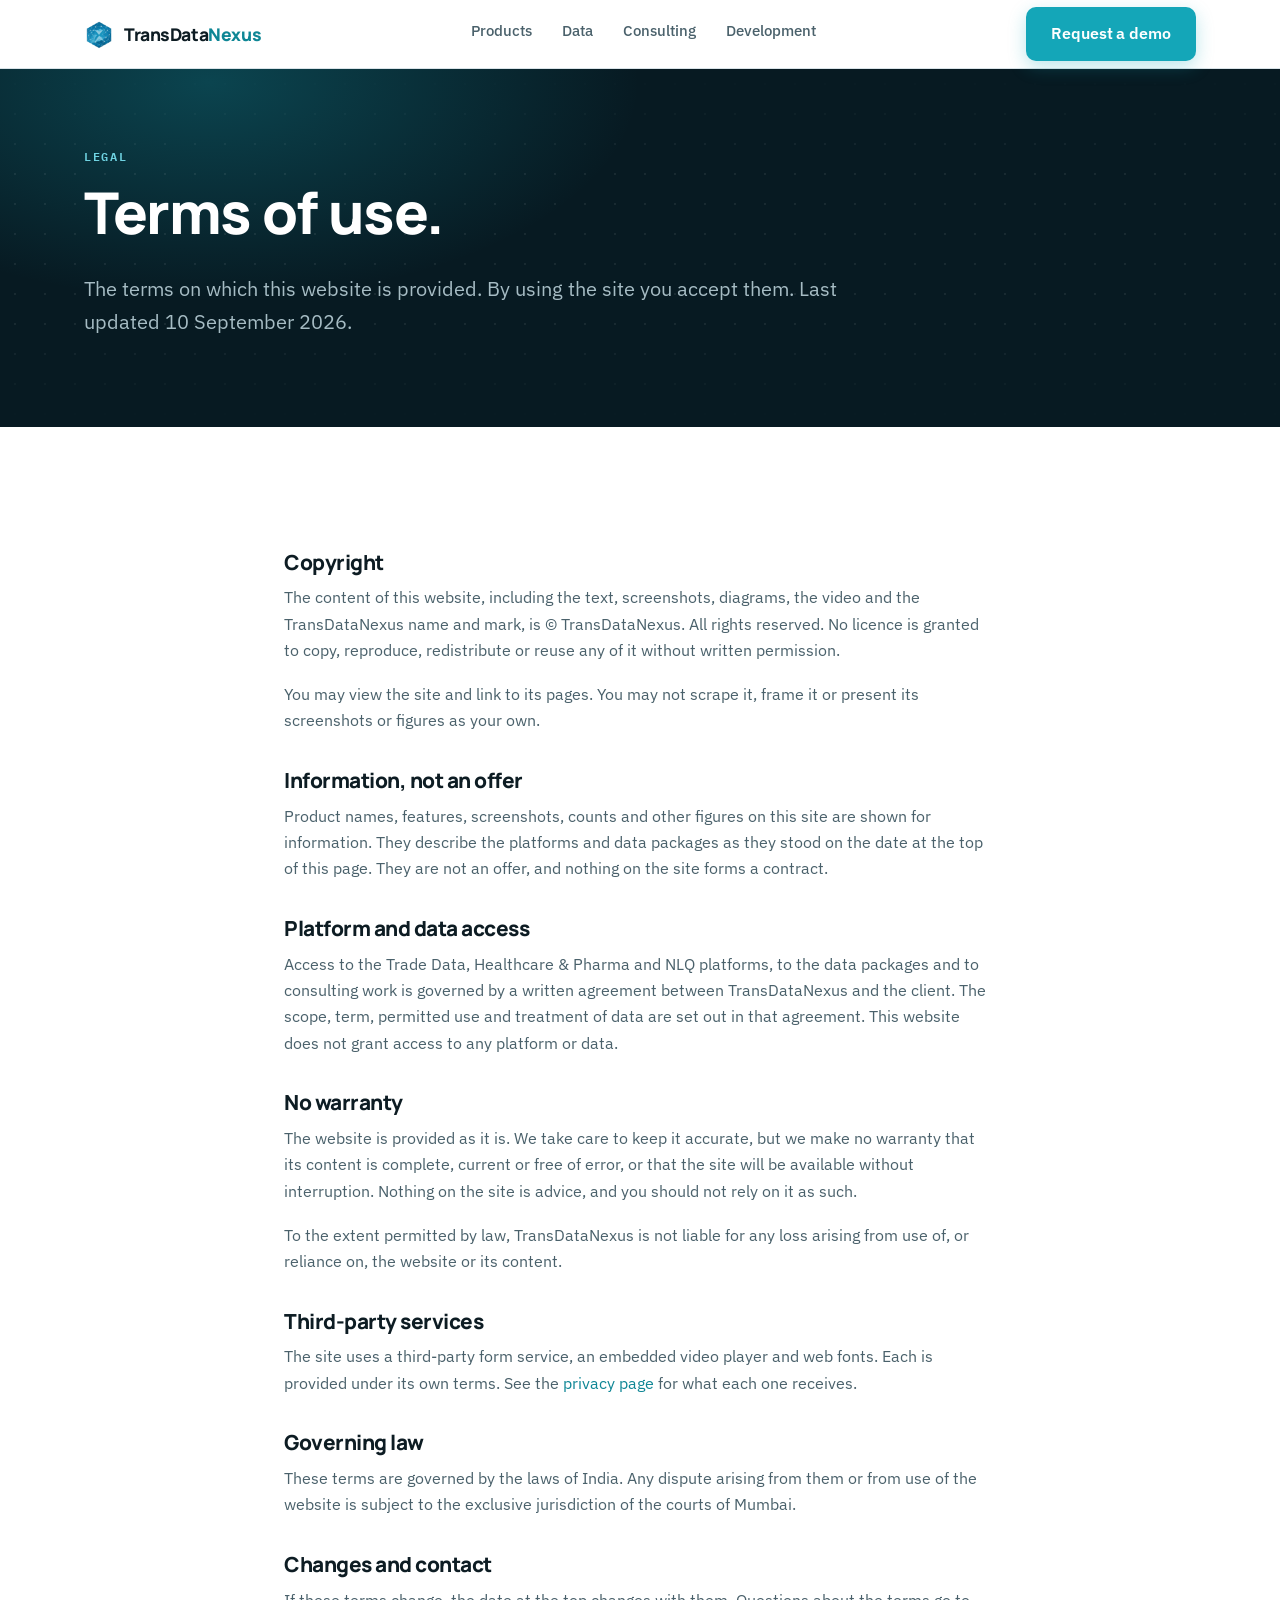
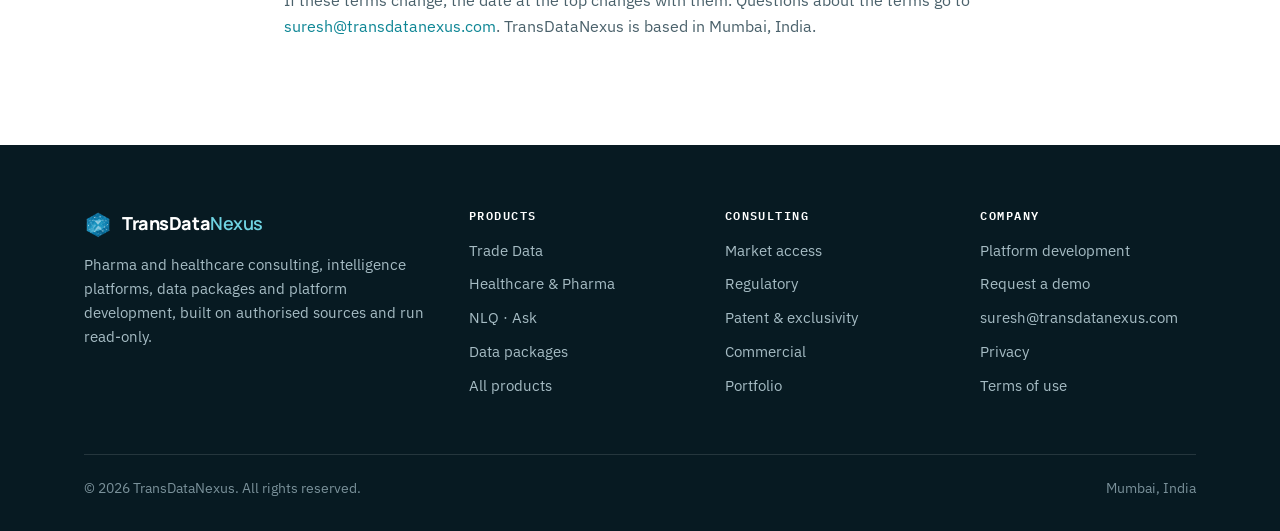
<file: terms.html>
<!doctype html>
<html lang="en">
<head>
<meta charset="utf-8">
<meta name="viewport" content="width=device-width, initial-scale=1">
<title>Terms of use — TransDataNexus</title>
<meta name="description" content="Terms of use for the TransDataNexus website: copyright, what the site content is and is not, how platform and data access are agreed, and governing law.">
<link rel="icon" type="image/png" sizes="32x32" href="assets/favicon-32.png">
<link rel="apple-touch-icon" href="assets/mark-96.png">
<meta property="og:title" content="Terms of use — TransDataNexus">
<meta property="og:description" content="Terms of use for the TransDataNexus website.">
<meta property="og:type" content="website">
<meta property="og:url" content="https://transdatanexus.com/terms.html">
<meta property="og:image" content="https://transdatanexus.com/assets/og.png">
<meta name="twitter:card" content="summary_large_image">
<link rel="preconnect" href="https://fonts.googleapis.com">
<link rel="preconnect" href="https://fonts.gstatic.com" crossorigin>
<link rel="stylesheet" href="https://fonts.googleapis.com/css2?family=Manrope:wght@700;800&family=IBM+Plex+Sans:wght@400;500;600&family=IBM+Plex+Mono:wght@400;600&display=swap">
<link rel="stylesheet" href="assets/styles.css">
<script type="application/ld+json">
{"@context":"https://schema.org","@type":"Organization","name":"TransDataNexus","url":"https://transdatanexus.com","email":"suresh@transdatanexus.com","address":{"@type":"PostalAddress","addressLocality":"Mumbai","addressCountry":"IN"},"description":"Pharma and healthcare consulting, intelligence platforms, data packages and platform development, built on authorised sources."}
</script>
</head>
<body>

<header class="site-header">
  <div class="wrap nav">
    <a class="brand" href="index.html" aria-label="TransDataNexus home">
      <img src="assets/mark-96.png" alt="" width="30" height="30">
      <span>TransData<b>Nexus</b></span>
    </a>
    <button class="nav-toggle" aria-expanded="false" aria-controls="nav">Menu</button>
    <ul class="nav-links" id="nav">
      <li><a href="products.html">Products</a></li>
      <li><a href="data.html">Data</a></li>
      <li><a href="services.html">Consulting</a></li>
      <li><a href="development.html">Development</a></li>
    </ul>
    <div class="nav-cta"><a class="btn btn-primary" href="contact.html">Request a demo</a></div>
  </div>
</header>

<!-- ============ PAGE HEAD ============ -->
<section class="page-head gridbg">
  <div class="wrap">
    <p class="eyebrow on-dark">Legal</p>
    <h1>Terms of use.</h1>
    <p class="lede on-dark">The terms on which this website is provided. By using the site you accept them. Last updated 10 September 2026.</p>
  </div>
</section>

<!-- ============ TERMS ============ -->
<section>
  <div class="wrap narrow legal">
    <h2>Copyright</h2>
    <p>The content of this website, including the text, screenshots, diagrams, the video and the TransDataNexus name and mark, is © TransDataNexus. All rights reserved. No licence is granted to copy, reproduce, redistribute or reuse any of it without written permission.</p>
    <p>You may view the site and link to its pages. You may not scrape it, frame it or present its screenshots or figures as your own.</p>

    <h2>Information, not an offer</h2>
    <p>Product names, features, screenshots, counts and other figures on this site are shown for information. They describe the platforms and data packages as they stood on the date at the top of this page. They are not an offer, and nothing on the site forms a contract.</p>

    <h2>Platform and data access</h2>
    <p>Access to the Trade Data, Healthcare &amp; Pharma and NLQ platforms, to the data packages and to consulting work is governed by a written agreement between TransDataNexus and the client. The scope, term, permitted use and treatment of data are set out in that agreement. This website does not grant access to any platform or data.</p>

    <h2>No warranty</h2>
    <p>The website is provided as it is. We take care to keep it accurate, but we make no warranty that its content is complete, current or free of error, or that the site will be available without interruption. Nothing on the site is advice, and you should not rely on it as such.</p>
    <p>To the extent permitted by law, TransDataNexus is not liable for any loss arising from use of, or reliance on, the website or its content.</p>

    <h2>Third-party services</h2>
    <p>The site uses a third-party form service, an embedded video player and web fonts. Each is provided under its own terms. See the <a href="privacy.html">privacy page</a> for what each one receives.</p>

    <h2>Governing law</h2>
    <p>These terms are governed by the laws of India. Any dispute arising from them or from use of the website is subject to the exclusive jurisdiction of the courts of Mumbai.</p>

    <h2>Changes and contact</h2>
    <p>If these terms change, the date at the top changes with them. Questions about the terms go to <a href="mailto:suresh@transdatanexus.com">suresh@transdatanexus.com</a>. TransDataNexus is based in Mumbai, India.</p>
  </div>
</section>

<footer class="site-footer">
  <div class="wrap">
    <div class="footer-grid">
      <div>
        <div class="footer-brand"><img src="assets/mark-96.png" alt="" width="28" height="28"><span>TransData<b>Nexus</b></span></div>
        <p>Pharma and healthcare consulting, intelligence platforms, data packages and platform development, built on authorised sources and run read-only.</p>
      </div>
      <div>
        <h3>Products</h3>
        <ul>
          <li><a href="trade.html">Trade Data</a></li>
          <li><a href="healthcare.html">Healthcare &amp; Pharma</a></li>
          <li><a href="nlq.html">NLQ · Ask</a></li>
          <li><a href="data.html">Data packages</a></li>
          <li><a href="products.html">All products</a></li>
        </ul>
      </div>
      <div>
        <h3>Consulting</h3>
        <ul>
          <li><a href="services.html#market-access">Market access</a></li>
          <li><a href="services.html#regulatory">Regulatory</a></li>
          <li><a href="services.html#patent">Patent &amp; exclusivity</a></li>
          <li><a href="services.html#commercial">Commercial</a></li>
          <li><a href="services.html#portfolio">Portfolio</a></li>
        </ul>
      </div>
      <div>
        <h3>Company</h3>
        <ul>
          <li><a href="development.html">Platform development</a></li>
          <li><a href="contact.html">Request a demo</a></li>
          <li><a href="mailto:suresh@transdatanexus.com">suresh@transdatanexus.com</a></li>
          <li><a href="privacy.html">Privacy</a></li>
          <li><a href="terms.html">Terms of use</a></li>
        </ul>
      </div>
    </div>
    <div class="footer-bot">
      <span>© 2026 TransDataNexus. All rights reserved.</span>
      <span>Mumbai, India</span>
    </div>
  </div>
</footer>

<script src="assets/main.js"></script>
</body>
</html>
</file>
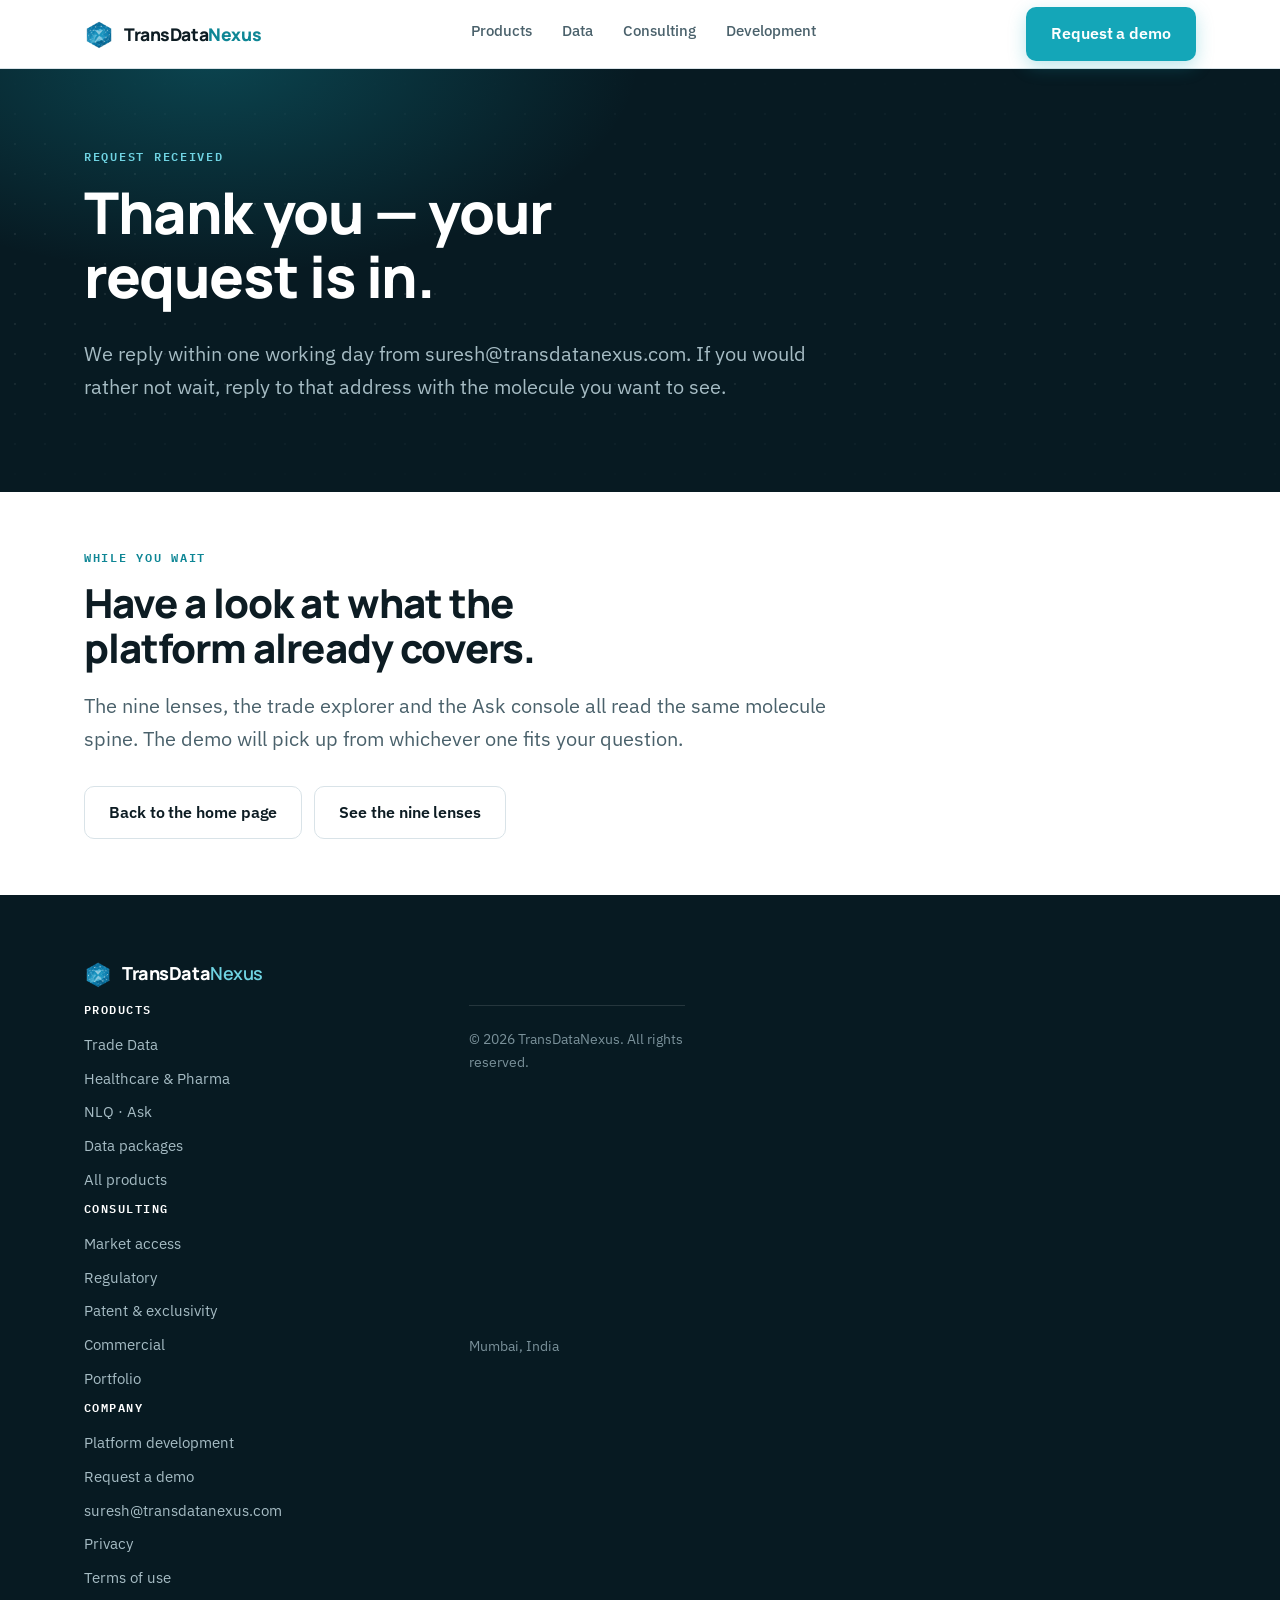
<file: thanks.html>
<!doctype html>
<html lang="en">
<head>
<meta charset="utf-8">
<meta name="viewport" content="width=device-width, initial-scale=1">
<title>Thank you — TransDataNexus</title>
<meta name="description" content="Your demo request is in. We reply within one working day from suresh@transdatanexus.com.">
<meta name="robots" content="noindex">
<link rel="icon" type="image/png" sizes="32x32" href="assets/favicon-32.png">
<link rel="apple-touch-icon" href="assets/mark-96.png">
<meta property="og:title" content="Thank you — TransDataNexus">
<meta property="og:description" content="Your demo request is in. We reply within one working day.">
<meta property="og:type" content="website">
<meta property="og:url" content="https://transdatanexus.com/thanks.html">
<meta property="og:image" content="https://transdatanexus.com/assets/og.png">
<meta name="twitter:card" content="summary_large_image">
<link rel="preconnect" href="https://fonts.googleapis.com">
<link rel="preconnect" href="https://fonts.gstatic.com" crossorigin>
<link rel="stylesheet" href="https://fonts.googleapis.com/css2?family=Manrope:wght@700;800&family=IBM+Plex+Sans:wght@400;500;600&family=IBM+Plex+Mono:wght@400;600&display=swap">
<link rel="stylesheet" href="assets/styles.css">
<script type="application/ld+json">
{"@context":"https://schema.org","@type":"Organization","name":"TransDataNexus","url":"https://transdatanexus.com","description":"Pharma, healthcare and trade intelligence platforms built on authorised sources."}
</script>
</head>
<body>

<header class="site-header">
  <div class="wrap nav">
    <a class="brand" href="index.html" aria-label="TransDataNexus home">
      <img src="assets/mark-96.png" alt="" width="30" height="30">
      <span>TransData<b>Nexus</b></span>
    </a>
    <button class="nav-toggle" aria-expanded="false" aria-controls="nav">Menu</button>
    <ul class="nav-links" id="nav">
      <li><a href="products.html">Products</a></li>
      <li><a href="data.html">Data</a></li>
      <li><a href="services.html">Consulting</a></li>
      <li><a href="development.html">Development</a></li>
    </ul>
    <div class="nav-cta"><a class="btn btn-primary" href="contact.html">Request a demo</a></div>
  </div>
</header>

<!-- ============ PAGE HEAD ============ -->
<section class="page-head gridbg">
  <div class="wrap">
    <p class="eyebrow on-dark">Request received</p>
    <h1>Thank you — your request is in.</h1>
    <p class="lede on-dark">We reply within one working day from suresh@transdatanexus.com. If you would rather not wait, reply to that address with the molecule you want to see.</p>
  </div>
</section>

<!-- ============ WHILE YOU WAIT ============ -->
<section class="section-tight">
  <div class="wrap">
    <p class="eyebrow">While you wait</p>
    <h2 class="narrow">Have a look at what the platform already covers.</h2>
    <p class="lede narrow">The nine lenses, the trade explorer and the Ask console all read the same molecule spine. The demo will pick up from whichever one fits your question.</p>
    <div class="btn-row">
      <a class="btn btn-ghost" href="index.html">Back to the home page</a>
      <a class="btn btn-ghost" href="healthcare.html">See the nine lenses</a>
    </div>
  </div>
</section>

<footer class="site-footer">
  <div class="wrap">
    <div class="footer-grid">
      <div>
        <div class="footer-brand"><img src="assets/mark-96.png" alt="" width="28" height="28"><span>TransData<b>Nexus</b></span></div>
        
      <div>
        <h3>Products</h3>
        <ul>
          <li><a href="trade.html">Trade Data</a></li>
          <li><a href="healthcare.html">Healthcare &amp; Pharma</a></li>
          <li><a href="nlq.html">NLQ · Ask</a></li>
          <li><a href="data.html">Data packages</a></li>
          <li><a href="products.html">All products</a></li>
        </ul>
      </div>
      <div>
        <h3>Consulting</h3>
        <ul>
          <li><a href="services.html#market-access">Market access</a></li>
          <li><a href="services.html#regulatory">Regulatory</a></li>
          <li><a href="services.html#patent">Patent &amp; exclusivity</a></li>
          <li><a href="services.html#commercial">Commercial</a></li>
          <li><a href="services.html#portfolio">Portfolio</a></li>
        </ul>
      </div>
      <div>
        <h3>Company</h3>
        <ul>
          <li><a href="development.html">Platform development</a></li>
          <li><a href="contact.html">Request a demo</a></li>
          <li><a href="mailto:suresh@transdatanexus.com">suresh@transdatanexus.com</a></li>
          <li><a href="privacy.html">Privacy</a></li>
          <li><a href="terms.html">Terms of use</a></li>
        </ul>
      </div>
    </div>
    <div class="footer-bot">
      <span>© 2026 TransDataNexus. All rights reserved.</span>
      <span>Mumbai, India</span>
    </div>
  </div>
</footer>

<script src="assets/main.js"></script>
</body>
</html>
</file>
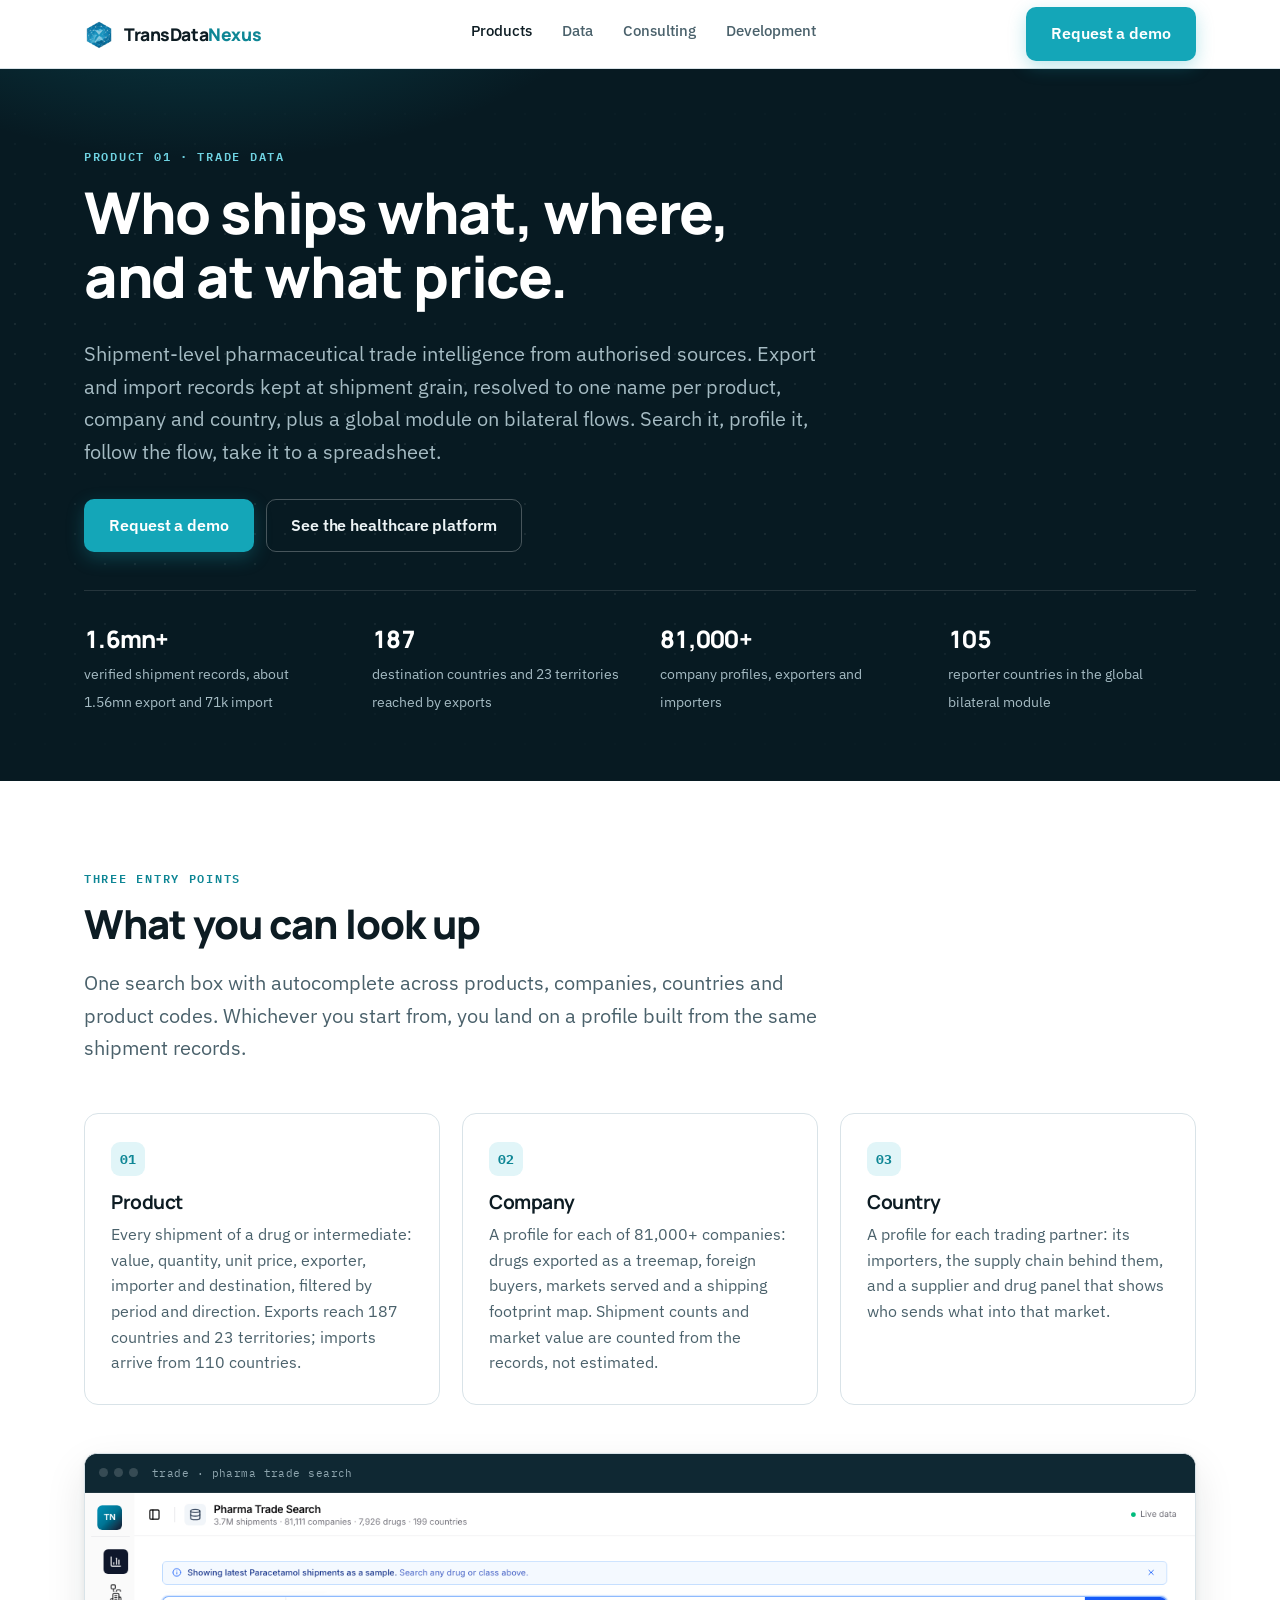
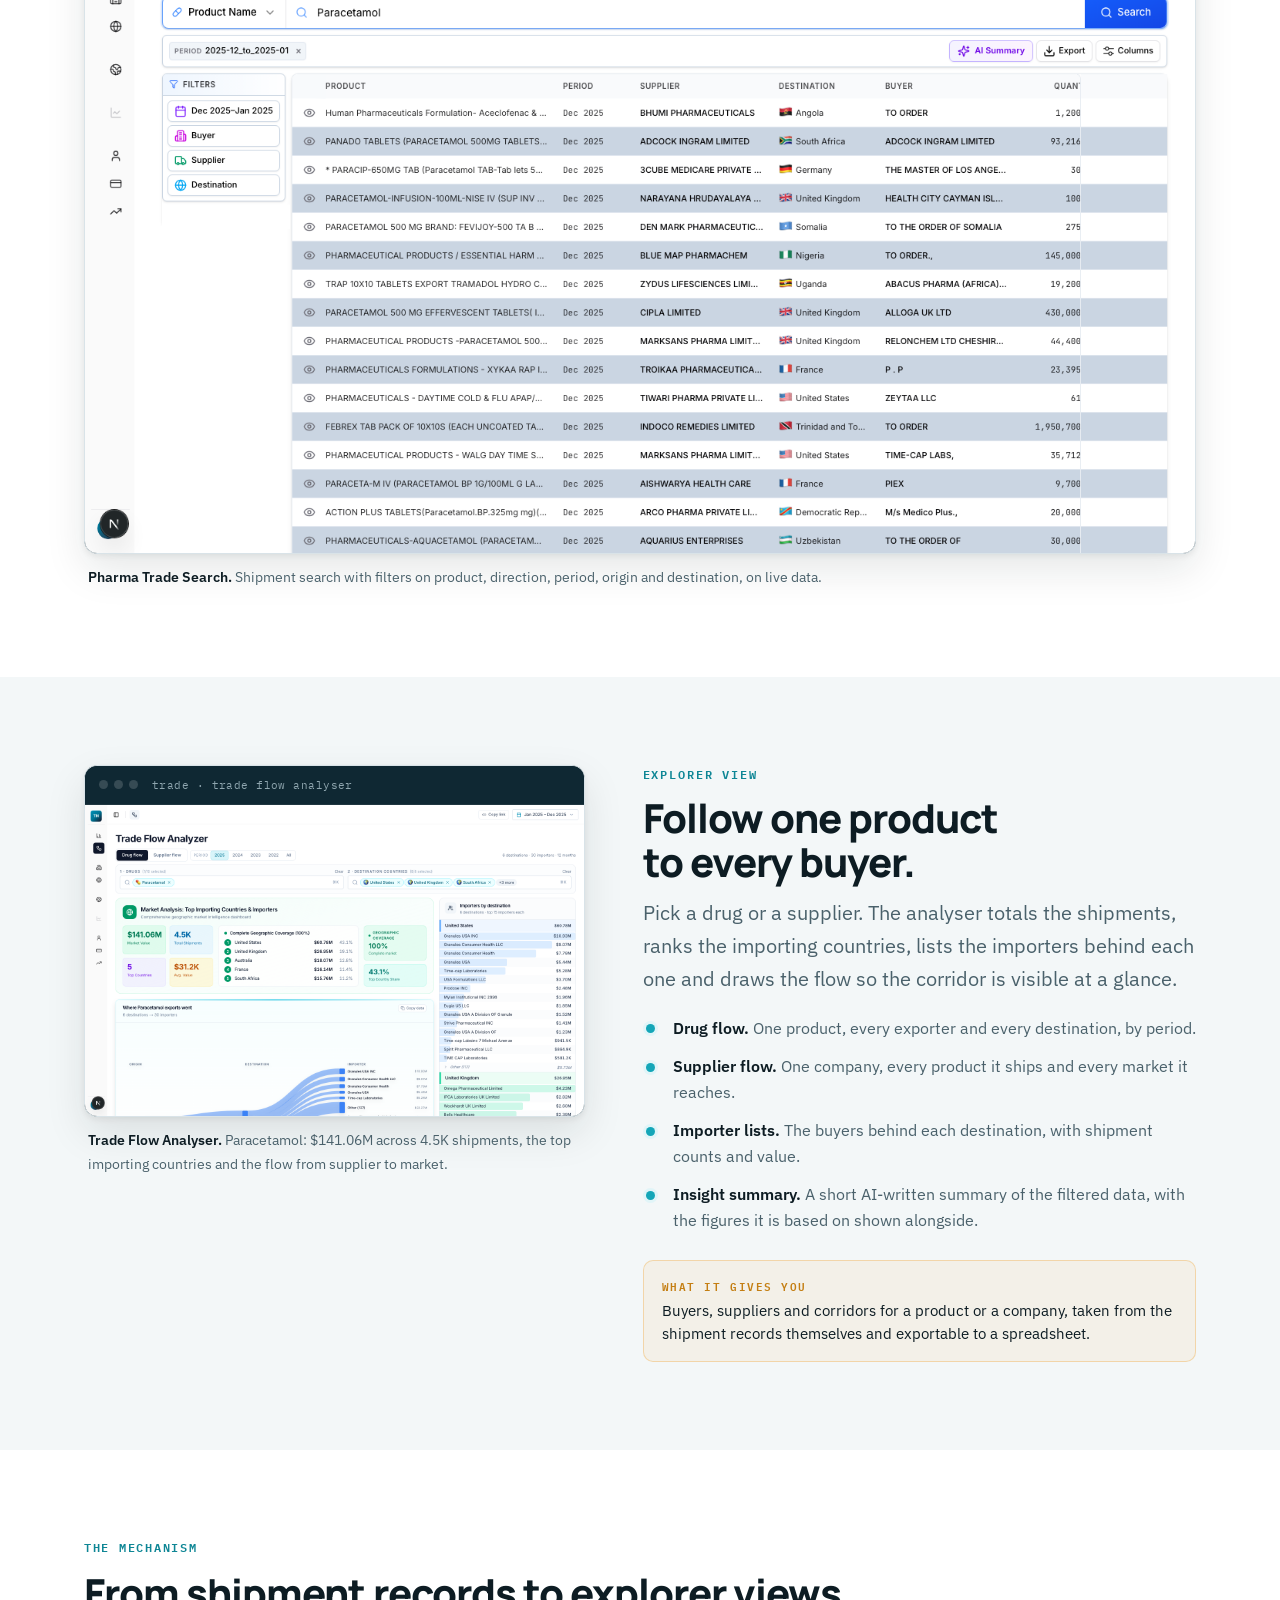
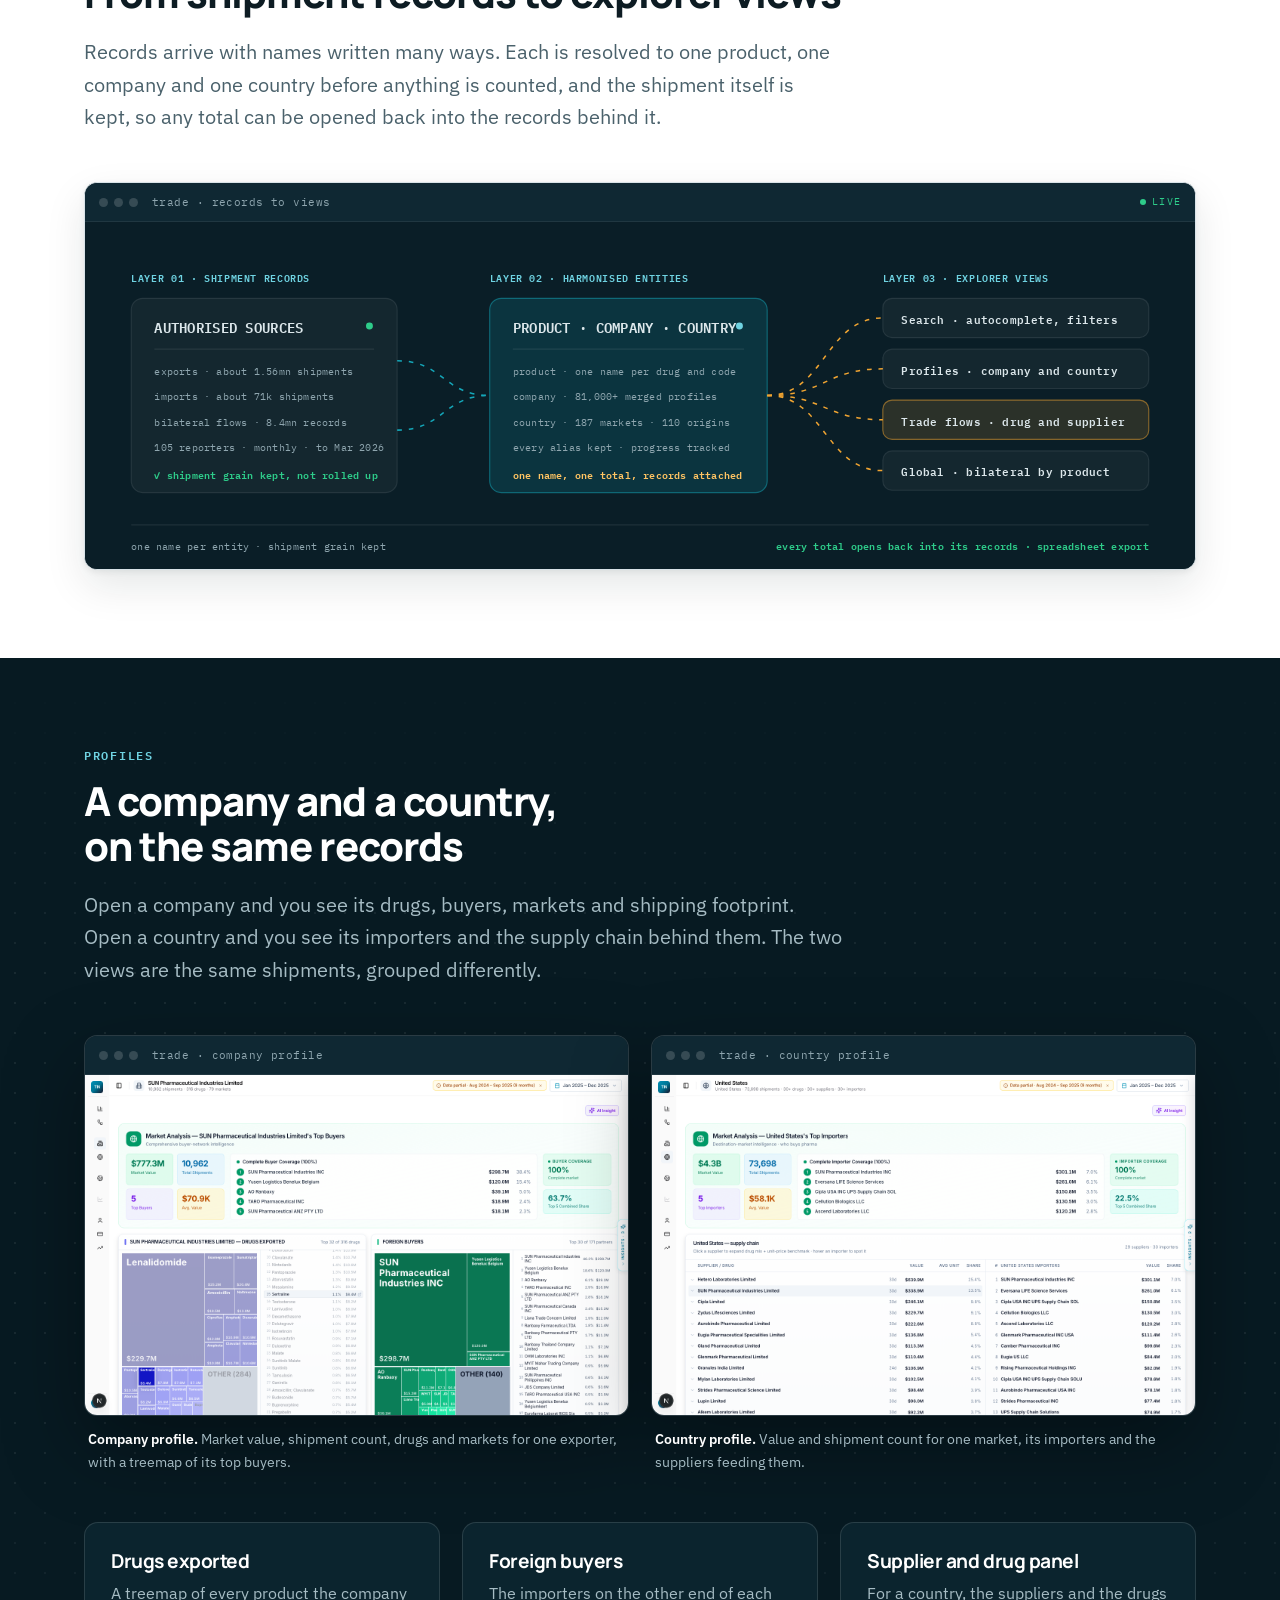
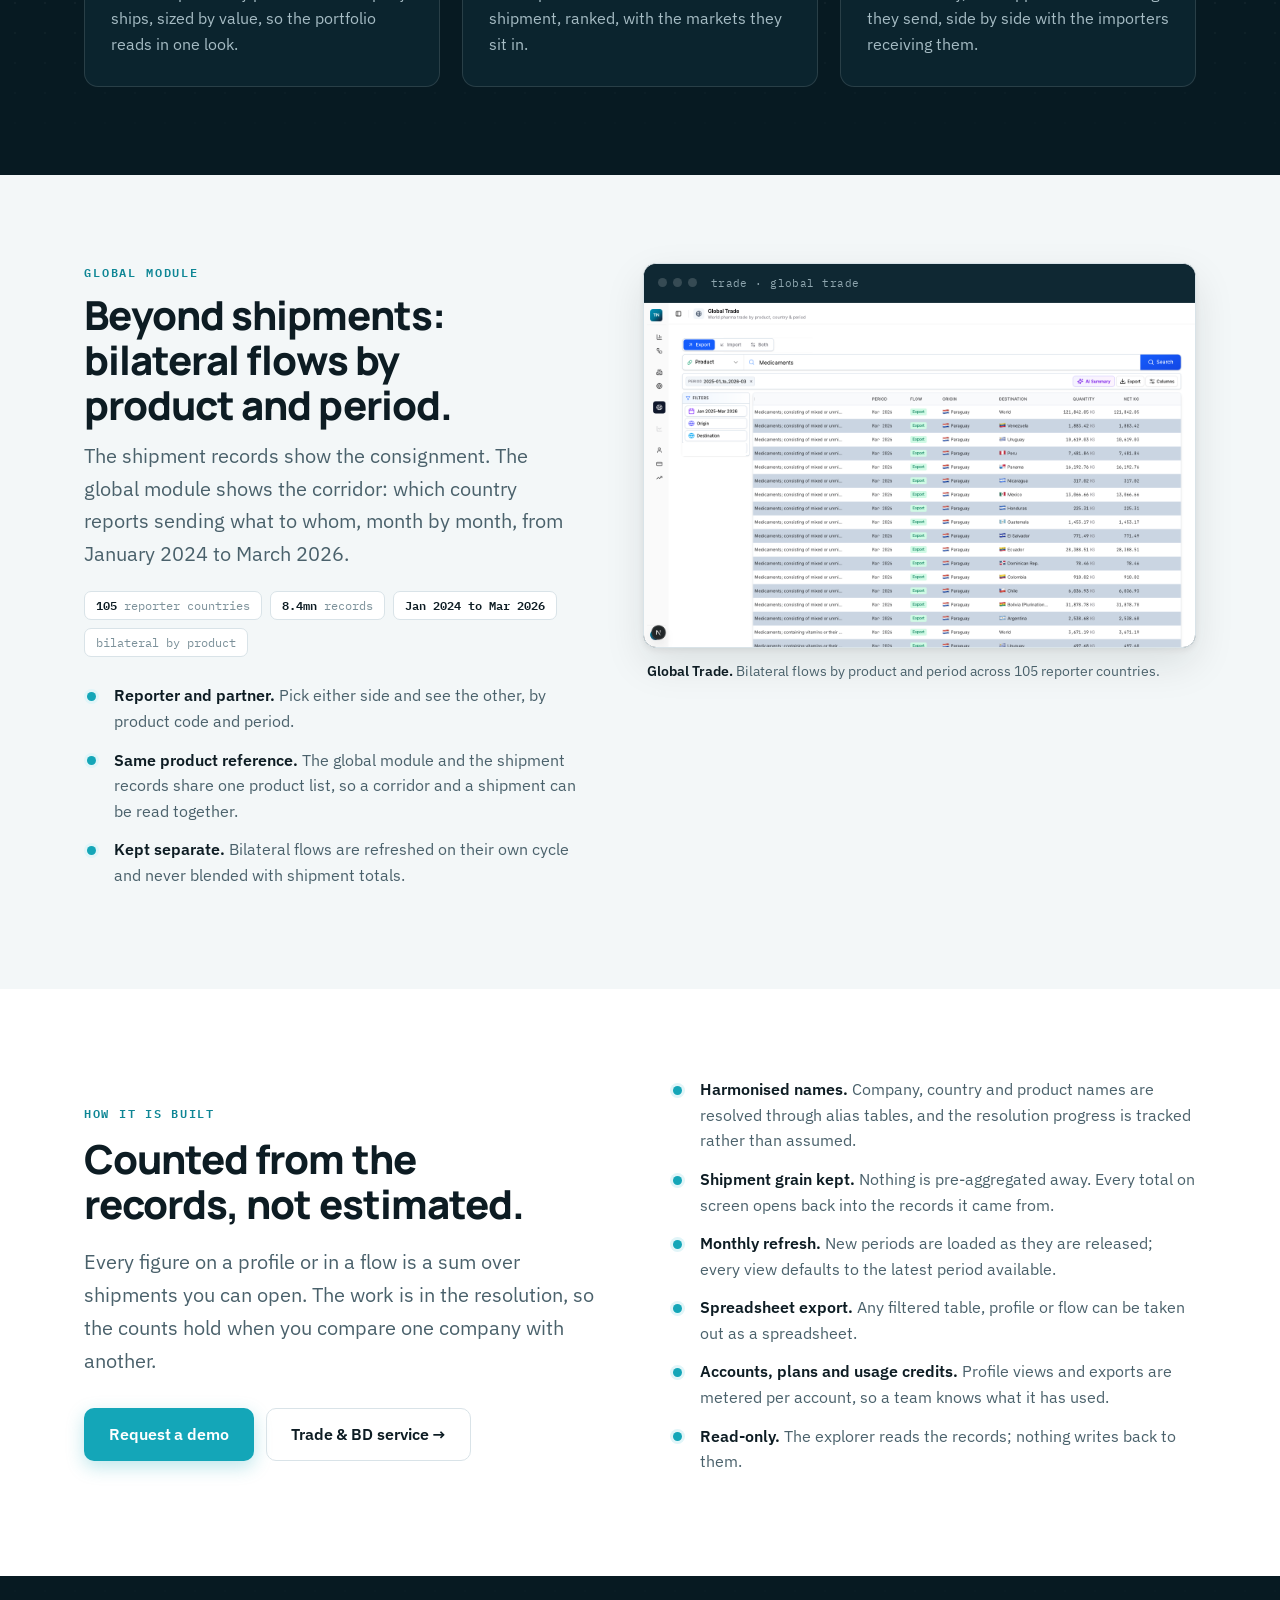
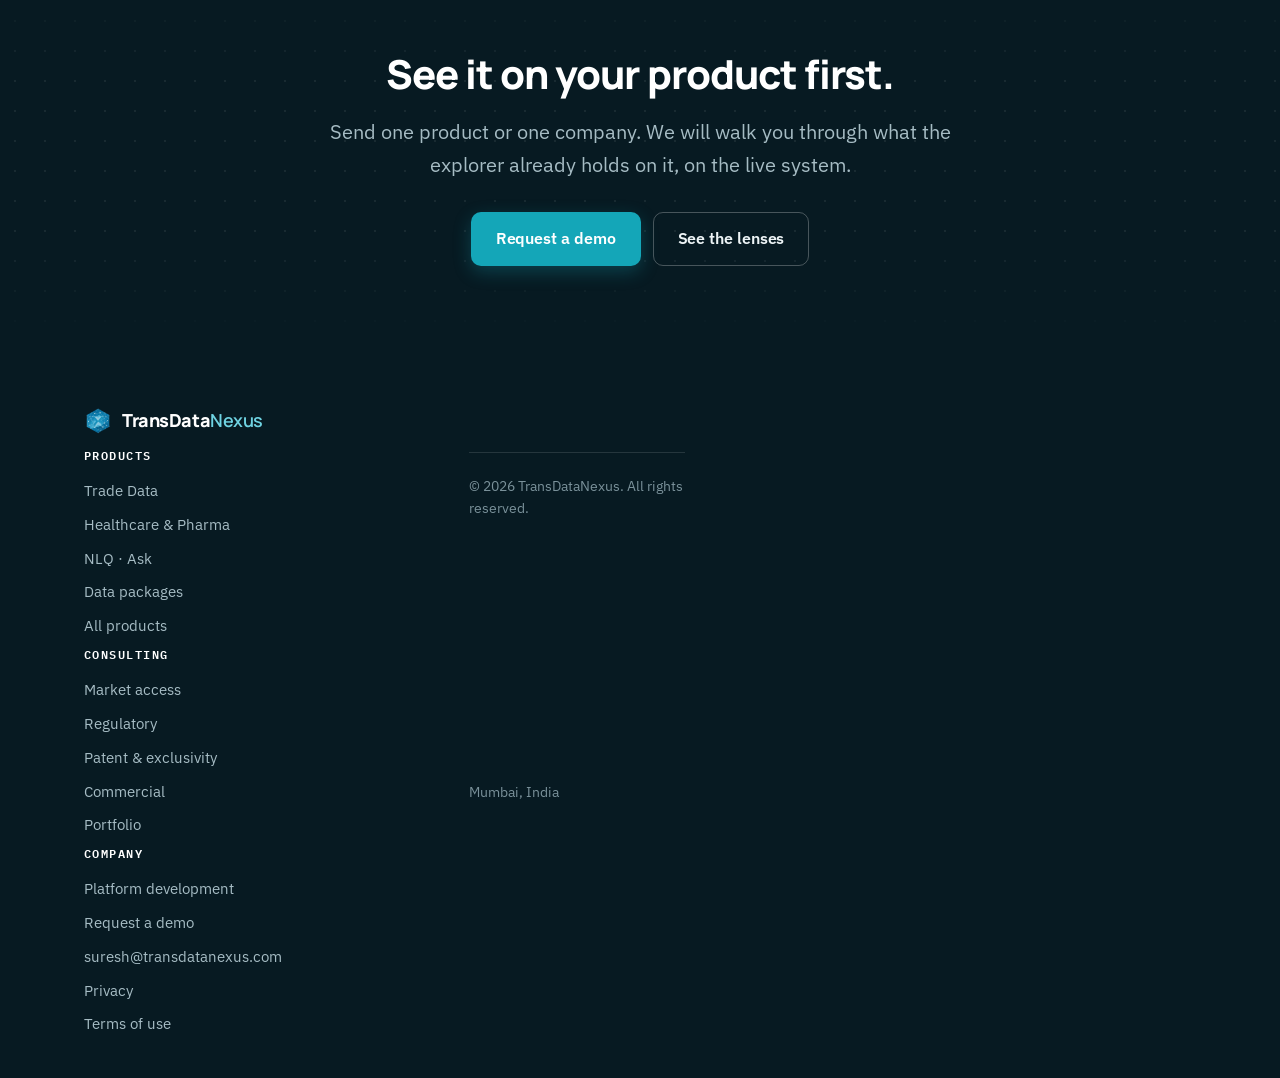
<file: trade.html>
<!doctype html>
<html lang="en">
<head>
<meta charset="utf-8">
<meta name="viewport" content="width=device-width, initial-scale=1">
<title>Trade Data — TransDataNexus</title>
<meta name="description" content="Shipment-level pharmaceutical trade intelligence: 1.6mn+ verified export and import records, profiles for 81,000+ companies, and a global bilateral module across 105 reporter countries.">
<link rel="icon" type="image/png" sizes="32x32" href="assets/favicon-32.png">
<link rel="apple-touch-icon" href="assets/mark-96.png">
<meta property="og:title" content="Trade Data — TransDataNexus">
<meta property="og:description" content="Shipment-level pharmaceutical trade intelligence: Export and import at shipment grain, company and country profiles, a trade-flow analyser and a global bilateral module.">
<meta property="og:type" content="website">
<meta property="og:url" content="https://transdatanexus.com/trade.html">
<meta property="og:image" content="https://transdatanexus.com/assets/og.png">
<meta name="twitter:card" content="summary_large_image">
<link rel="preconnect" href="https://fonts.googleapis.com">
<link rel="preconnect" href="https://fonts.gstatic.com" crossorigin>
<link rel="stylesheet" href="https://fonts.googleapis.com/css2?family=Manrope:wght@700;800&family=IBM+Plex+Sans:wght@400;500;600&family=IBM+Plex+Mono:wght@400;600&display=swap">
<link rel="stylesheet" href="assets/styles.css">
<script type="application/ld+json">
{"@context":"https://schema.org","@type":"Organization","name":"TransDataNexus","url":"https://transdatanexus.com","description":"Pharma, healthcare and trade intelligence platforms built on authorised sources."}
</script>
</head>
<body>

<header class="site-header">
  <div class="wrap nav">
    <a class="brand" href="index.html" aria-label="TransDataNexus home">
      <img src="assets/mark-96.png" alt="" width="30" height="30">
      <span>TransData<b>Nexus</b></span>
    </a>
    <button class="nav-toggle" aria-expanded="false" aria-controls="nav">Menu</button>
    <ul class="nav-links" id="nav">
      <li><a href="products.html" aria-current="page">Products</a></li>
      <li><a href="data.html">Data</a></li>
      <li><a href="services.html">Consulting</a></li>
      <li><a href="development.html">Development</a></li>
    </ul>
    <div class="nav-cta"><a class="btn btn-primary" href="contact.html">Request a demo</a></div>
  </div>
</header>

<!-- ============ PAGE HEAD ============ -->
<section class="page-head gridbg">
  <div class="wrap">
    <p class="eyebrow on-dark">Product 01 · Trade Data</p>
    <h1>Who ships what, where, and at what price.</h1>
    <p class="lede on-dark">Shipment-level pharmaceutical trade intelligence from authorised sources. Export and import records kept at shipment grain, resolved to one name per product, company and country, plus a global module on bilateral flows. Search it, profile it, follow the flow, take it to a spreadsheet.</p>
    <div class="btn-row">
      <a class="btn btn-primary" href="contact.html">Request a demo</a>
      <a class="btn btn-ghost on-dark" href="healthcare.html">See the healthcare platform</a>
    </div>

    <div class="hero-stats">
      <div class="stat"><strong data-count="1.6" data-suffix="mn+">1.6mn+</strong><span>verified shipment records, about 1.56mn export and 71k import</span></div>
      <div class="stat"><strong data-count="187">187</strong><span>destination countries and 23 territories reached by exports</span></div>
      <div class="stat"><strong data-count="81000" data-suffix="+">81,000+</strong><span>company profiles, exporters and importers</span></div>
      <div class="stat"><strong data-count="105">105</strong><span>reporter countries in the global bilateral module</span></div>
    </div>
  </div>
</section>

<!-- ============ WHAT YOU CAN LOOK UP ============ -->
<section>
  <div class="wrap">
    <p class="eyebrow">Three entry points</p>
    <h2 class="narrow">What you can look up</h2>
    <p class="lede narrow">One search box with autocomplete across products, companies, countries and product codes. Whichever you start from, you land on a profile built from the same shipment records.</p>

    <div class="grid grid-3 mt-lg">
      <div class="card"><span class="card-num">01</span><h3>Product</h3><p>Every shipment of a drug or intermediate: value, quantity, unit price, exporter, importer and destination, filtered by period and direction. Exports reach 187 countries and 23 territories; imports arrive from 110 countries.</p></div>
      <div class="card"><span class="card-num">02</span><h3>Company</h3><p>A profile for each of 81,000+ companies: drugs exported as a treemap, foreign buyers, markets served and a shipping footprint map. Shipment counts and market value are counted from the records, not estimated.</p></div>
      <div class="card"><span class="card-num">03</span><h3>Country</h3><p>A profile for each trading partner: its importers, the supply chain behind them, and a supplier and drug panel that shows who sends what into that market.</p></div>
    </div>

    <div class="mt-lg">
      <div class="shot"><div class="frame-bar"><i></i><i></i><i></i><em>trade · pharma trade search</em></div><img src="assets/shots/trade/dashboard.png" alt="Pharma Trade Search screen with a search box, filters for product, company, country and period, and a table of live shipment records" loading="lazy"></div>
      <p class="shot-cap"><b>Pharma Trade Search.</b> Shipment search with filters on product, direction, period, origin and destination, on live data.</p>
    </div>
  </div>
</section>

<!-- ============ TRADE-FLOW ANALYSER ============ -->
<section class="band-wash">
  <div class="wrap">
    <div class="svc-row">
      <div class="svc-media">
        <div class="shot"><div class="frame-bar"><i></i><i></i><i></i><em>trade · trade flow analyser</em></div><img src="assets/shots/trade/dashboard-trade-flow.png" alt="Trade Flow Analyser for paracetamol showing $141.06M value, 4.5K shipments, a ranked list of top importing countries and a flow diagram from suppliers to destinations" loading="lazy"></div>
        <p class="shot-cap"><b>Trade Flow Analyser.</b> Paracetamol: $141.06M across 4.5K shipments, the top importing countries and the flow from supplier to market.</p>
      </div>
      <div class="svc-body">
        <span class="svc-idx">Explorer view</span>
        <h2>Follow one product to every buyer.</h2>
        <p class="lede">Pick a drug or a supplier. The analyser totals the shipments, ranks the importing countries, lists the importers behind each one and draws the flow so the corridor is visible at a glance.</p>
        <ul class="ticks">
          <li><b>Drug flow.</b> One product, every exporter and every destination, by period.</li>
          <li><b>Supplier flow.</b> One company, every product it ships and every market it reaches.</li>
          <li><b>Importer lists.</b> The buyers behind each destination, with shipment counts and value.</li>
          <li><b>Insight summary.</b> A short AI-written summary of the filtered data, with the figures it is based on shown alongside.</li>
        </ul>
        <div class="adds"><b>What it gives you</b>Buyers, suppliers and corridors for a product or a company, taken from the shipment records themselves and exportable to a spreadsheet.</div>
      </div>
    </div>
  </div>
</section>

<!-- ============ MECHANISM ============ -->
<section>
  <div class="wrap">
    <p class="eyebrow">The mechanism</p>
    <h2 class="narrow">From shipment records to explorer views</h2>
    <p class="lede narrow">Records arrive with names written many ways. Each is resolved to one product, one company and one country before anything is counted, and the shipment itself is kept, so any total can be opened back into the records behind it.</p>

    <div class="frame mt-lg">
      <div class="frame-bar"><i></i><i></i><i></i><em>trade · records to views</em><span class="live">live</span></div>
      <svg viewBox="0 0 960 300" role="img" aria-label="Shipment records from authorised sources are harmonised to one product, company and country, then served as search, profiles, trade flows and the global module.">
        <rect class="fx-bg" width="960" height="300"/>

        <!-- LAYER 01 · SHIPMENT RECORDS -->
        <text class="fx-txt-a" x="40" y="52">LAYER 01 · SHIPMENT RECORDS</text>
        <rect class="fx-panel" x="40" y="66" width="230" height="168" rx="10"/>
        <text class="fx-txt-b" x="60" y="96" style="font-size:12px">AUTHORISED SOURCES</text>
        <line class="fx-rule" x1="60" y1="110" x2="250" y2="110"/>
        <text class="fx-txt" x="60" y="132">exports · about 1.56mn shipments</text>
        <text class="fx-txt" x="60" y="154">imports · about 71k shipments</text>
        <text class="fx-txt" x="60" y="176">bilateral flows · 8.4mn records</text>
        <text class="fx-txt" x="60" y="198">105 reporters · monthly · to Mar 2026</text>
        <text class="fx-txt-g" x="60" y="222">✓ shipment grain kept, not rolled up</text>
        <circle class="viz-dot" cx="246" cy="90" r="3" fill="#2ECC8A"/>

        <!-- flows records -> entities -->
        <path class="fx-flow" d="M270,120 C310,120 310,150 350,150"/>
        <path class="fx-flow" d="M270,180 C310,180 310,150 350,150"/>

        <!-- LAYER 02 · HARMONISED ENTITIES -->
        <text class="fx-txt-a" x="350" y="52">LAYER 02 · HARMONISED ENTITIES</text>
        <rect class="fx-hl" x="350" y="66" width="240" height="168" rx="10"/>
        <text class="fx-txt-b" x="370" y="96" style="font-size:12px">PRODUCT · COMPANY · COUNTRY</text>
        <line class="fx-rule" x1="370" y1="110" x2="570" y2="110"/>
        <text class="fx-txt" x="370" y="132">product · one name per drug and code</text>
        <text class="fx-txt" x="370" y="154">company · 81,000+ merged profiles</text>
        <text class="fx-txt" x="370" y="176">country · 187 markets · 110 origins</text>
        <text class="fx-txt" x="370" y="198">every alias kept · progress tracked</text>
        <text class="fx-txt-m" x="370" y="222">one name, one total, records attached</text>
        <circle class="viz-dot" cx="566" cy="90" r="3" fill="#6FD3E2"/>

        <!-- flows entities -> views -->
        <path class="fx-flow amber" d="M590,150 C640,150 640,83 690,83"/>
        <path class="fx-flow amber" d="M590,150 C640,150 640,127 690,127"/>
        <path class="fx-flow amber" d="M590,150 C640,150 640,171 690,171"/>
        <path class="fx-flow amber" d="M590,150 C640,150 640,215 690,215"/>

        <!-- LAYER 03 · EXPLORER VIEWS -->
        <text class="fx-txt-a" x="690" y="52">LAYER 03 · EXPLORER VIEWS</text>
        <rect class="fx-panel" x="690" y="66" width="230" height="34" rx="8"/>
        <text class="fx-txt-b" x="706" y="88">Search · autocomplete, filters</text>
        <rect class="fx-panel" x="690" y="110" width="230" height="34" rx="8"/>
        <text class="fx-txt-b" x="706" y="132">Profiles · company and country</text>
        <rect class="fx-hl-m" x="690" y="154" width="230" height="34" rx="8"/>
        <text class="fx-txt-b" x="706" y="176">Trade flows · drug and supplier</text>
        <rect class="fx-panel" x="690" y="198" width="230" height="34" rx="8"/>
        <text class="fx-txt-b" x="706" y="220">Global · bilateral by product</text>

        <line class="fx-rule" x1="40" y1="262" x2="920" y2="262"/>
        <text class="fx-txt" x="40" y="284">one name per entity · shipment grain kept</text>
        <text class="fx-txt-g" x="920" y="284" text-anchor="end">every total opens back into its records · spreadsheet export</text>
      </svg>
    </div>
  </div>
</section>

<!-- ============ PROFILES ============ -->
<section class="band-dark gridbg">
  <div class="wrap">
    <p class="eyebrow on-dark">Profiles</p>
    <h2 class="narrow">A company and a country, on the same records</h2>
    <p class="lede narrow">Open a company and you see its drugs, buyers, markets and shipping footprint. Open a country and you see its importers and the supply chain behind them. The two views are the same shipments, grouped differently.</p>

    <div class="grid grid-2 mt-lg">
      <div>
        <div class="shot"><div class="frame-bar"><i></i><i></i><i></i><em>trade · company profile</em></div><img src="assets/shots/trade/dashboard-company.png" alt="Company profile for Sun Pharmaceutical Industries Limited showing $777.3M market value, 10,962 shipments, 316 drugs, 79 markets and a treemap of top buyers" loading="lazy"></div>
        <p class="shot-cap"><b>Company profile.</b> Market value, shipment count, drugs and markets for one exporter, with a treemap of its top buyers.</p>
      </div>
      <div>
        <div class="shot"><div class="frame-bar"><i></i><i></i><i></i><em>trade · country profile</em></div><img src="assets/shots/trade/dashboard-country.png" alt="Country profile for the United States showing $4.3B value, 73,698 shipments, a list of importers and the supply chain panel" loading="lazy"></div>
        <p class="shot-cap"><b>Country profile.</b> Value and shipment count for one market, its importers and the suppliers feeding them.</p>
      </div>
    </div>

    <div class="grid grid-3 mt-lg">
      <div class="card on-dark"><h3>Drugs exported</h3><p>A treemap of every product the company ships, sized by value, so the portfolio reads in one look.</p></div>
      <div class="card on-dark"><h3>Foreign buyers</h3><p>The importers on the other end of each shipment, ranked, with the markets they sit in.</p></div>
      <div class="card on-dark"><h3>Supplier and drug panel</h3><p>For a country, the suppliers and the drugs they send, side by side with the importers receiving them.</p></div>
    </div>
  </div>
</section>

<!-- ============ GLOBAL MODULE ============ -->
<section class="band-wash">
  <div class="wrap">
    <div class="svc-row svc-flip">
      <div class="svc-media">
        <div class="shot"><div class="frame-bar"><i></i><i></i><i></i><em>trade · global trade</em></div><img src="assets/shots/trade/dashboard-global-trade.png" alt="Global Trade module showing bilateral pharmaceutical trade flows between reporter and partner countries with product and period filters" loading="lazy"></div>
        <p class="shot-cap"><b>Global Trade.</b> Bilateral flows by product and period across 105 reporter countries.</p>
      </div>
      <div class="svc-body">
        <span class="svc-idx">Global module</span>
        <h2>Beyond shipments: bilateral flows by product and period.</h2>
        <p class="lede">The shipment records show the consignment. The global module shows the corridor: which country reports sending what to whom, month by month, from January 2024 to March 2026.</p>
        <ul class="chips">
          <li><b>105</b> reporter countries</li>
          <li><b>8.4mn</b> records</li>
          <li><b>Jan 2024 to Mar 2026</b></li>
          <li>bilateral by product</li>
        </ul>
        <ul class="ticks">
          <li><b>Reporter and partner.</b> Pick either side and see the other, by product code and period.</li>
          <li><b>Same product reference.</b> The global module and the shipment records share one product list, so a corridor and a shipment can be read together.</li>
          <li><b>Kept separate.</b> Bilateral flows are refreshed on their own cycle and never blended with shipment totals.</li>
        </ul>
      </div>
    </div>
  </div>
</section>

<!-- ============ HOW IT IS BUILT ============ -->
<section>
  <div class="wrap">
    <div class="split">
      <div>
        <p class="eyebrow">How it is built</p>
        <h2>Counted from the records, not estimated.</h2>
        <p class="lede">Every figure on a profile or in a flow is a sum over shipments you can open. The work is in the resolution, so the counts hold when you compare one company with another.</p>
        <div class="btn-row">
          <a class="btn btn-primary" href="contact.html">Request a demo</a>
          <a class="btn btn-ghost" href="services.html">Trade &amp; BD service →</a>
        </div>
      </div>
      <div>
        <ul class="ticks">
          <li><b>Harmonised names.</b> Company, country and product names are resolved through alias tables, and the resolution progress is tracked rather than assumed.</li>
          <li><b>Shipment grain kept.</b> Nothing is pre-aggregated away. Every total on screen opens back into the records it came from.</li>
          <li><b>Monthly refresh.</b> New periods are loaded as they are released; every view defaults to the latest period available.</li>
          <li><b>Spreadsheet export.</b> Any filtered table, profile or flow can be taken out as a spreadsheet.</li>
          <li><b>Accounts, plans and usage credits.</b> Profile views and exports are metered per account, so a team knows what it has used.</li>
          <li><b>Read-only.</b> The explorer reads the records; nothing writes back to them.</li>
        </ul>
      </div>
    </div>
  </div>
</section>

<!-- ============ CTA ============ -->
<section class="cta-band gridbg">
  <div class="wrap">
    <h2>See it on your product first.</h2>
    <p class="lede on-dark">Send one product or one company. We will walk you through what the explorer already holds on it, on the live system.</p>
    <div class="btn-row">
      <a class="btn btn-primary" href="contact.html">Request a demo</a>
      <a class="btn btn-ghost on-dark" href="healthcare.html">See the lenses</a>
    </div>
  </div>
</section>

<footer class="site-footer">
  <div class="wrap">
    <div class="footer-grid">
      <div>
        <div class="footer-brand"><img src="assets/mark-96.png" alt="" width="28" height="28"><span>TransData<b>Nexus</b></span></div>
        
      <div>
        <h3>Products</h3>
        <ul>
          <li><a href="trade.html">Trade Data</a></li>
          <li><a href="healthcare.html">Healthcare &amp; Pharma</a></li>
          <li><a href="nlq.html">NLQ · Ask</a></li>
          <li><a href="data.html">Data packages</a></li>
          <li><a href="products.html">All products</a></li>
        </ul>
      </div>
      <div>
        <h3>Consulting</h3>
        <ul>
          <li><a href="services.html#market-access">Market access</a></li>
          <li><a href="services.html#regulatory">Regulatory</a></li>
          <li><a href="services.html#patent">Patent &amp; exclusivity</a></li>
          <li><a href="services.html#commercial">Commercial</a></li>
          <li><a href="services.html#portfolio">Portfolio</a></li>
        </ul>
      </div>
      <div>
        <h3>Company</h3>
        <ul>
          <li><a href="development.html">Platform development</a></li>
          <li><a href="contact.html">Request a demo</a></li>
          <li><a href="mailto:suresh@transdatanexus.com">suresh@transdatanexus.com</a></li>
          <li><a href="privacy.html">Privacy</a></li>
          <li><a href="terms.html">Terms of use</a></li>
        </ul>
      </div>
    </div>
    <div class="footer-bot">
      <span>© 2026 TransDataNexus. All rights reserved.</span>
      <span>Mumbai, India</span>
    </div>
  </div>
</footer>

<script src="assets/main.js"></script>
</body>
</html>
</file>
<file: assets/styles.css>
/* =====================================================================
   TransDataNexus — site stylesheet
   Deep ink ground, cyan-teal accent, amber for numbers. No framework.
   ===================================================================== */

:root {
  --ink:        #071A22;
  --ink-2:      #0B242E;
  --ink-3:      #10313D;
  --paper:      #FFFFFF;
  --wash:       #F3F7F8;
  --wash-2:     #E8EFF2;
  --line:       #D9E3E8;
  --line-dark:  rgba(255,255,255,.12);

  --text:       #0D1C23;
  --text-soft:  #4A616B;
  --text-mute:  #7C919A;
  --on-dark:    #EDF4F6;
  --on-dark-soft: #A6BCC4;

  --accent:     #14A6B8;   /* cyan-teal */
  --accent-dk:  #0E8695;
  --accent-lt:  #E1F5F8;
  --accent-tx:  #6FD3E2;   /* accent text on dark */
  --amber:      #F0A431;
  --amber-dk:   #C47E12;
  --amber-lt:   #FFF4E1;
  --amber-tx:   #FFC463;   /* amber text on dark */
  --green:      #2ECC8A;

  --radius:     14px;
  --radius-sm:  9px;
  --maxw:       1160px;

  --shadow-sm:  0 1px 2px rgba(7,26,34,.06), 0 4px 12px rgba(7,26,34,.05);
  --shadow-md:  0 2px 6px rgba(7,26,34,.07), 0 16px 40px rgba(7,26,34,.10);

  --display: "Manrope", "Helvetica Neue", Arial, sans-serif;
  --sans:    "IBM Plex Sans", -apple-system, BlinkMacSystemFont, "Segoe UI", Roboto, Arial, sans-serif;
  --mono:    "IBM Plex Mono", ui-monospace, SFMono-Regular, Menlo, Consolas, monospace;
}

/* ---------- reset ---------- */
*, *::before, *::after { box-sizing: border-box; }
html { -webkit-text-size-adjust: 100%; scroll-behavior: smooth; }
body {
  margin: 0;
  font-family: var(--sans);
  font-size: 17px;
  line-height: 1.65;
  color: var(--text);
  background: var(--paper);
  -webkit-font-smoothing: antialiased;
  text-rendering: optimizeLegibility;
}
img, svg, video, iframe { max-width: 100%; display: block; }
a { color: var(--accent-dk); text-decoration: none; }
a:hover { text-decoration: underline; }
h1, h2, h3, h4 { margin: 0 0 .5em; line-height: 1.12; letter-spacing: -.024em; font-weight: 800; font-family: var(--display); text-wrap: balance; }
h3, h4 { font-weight: 700; }
p  { margin: 0 0 1.1em; }
ul, ol { margin: 0 0 1.1em; padding-left: 1.15em; }
li { margin-bottom: .45em; }
hr { border: 0; border-top: 1px solid var(--line); margin: 2.5rem 0; }
strong, b { font-weight: 600; }

/* ---------- layout ---------- */
.wrap { width: 100%; max-width: var(--maxw); margin-inline: auto; padding-inline: 24px; }
.narrow { max-width: 760px; }
section { padding: 88px 0; }
.section-tight { padding: 56px 0; }
.mt-lg { margin-top: 48px; }
.mt-md { margin-top: 30px; }

.eyebrow {
  font-family: var(--mono);
  font-size: 11.5px; font-weight: 600; letter-spacing: .15em; text-transform: uppercase;
  color: var(--accent-dk); margin: 0 0 14px;
}
.eyebrow.on-dark { color: var(--accent-tx); }

h1 { font-size: clamp(2.2rem, 5vw, 3.6rem); }
h2 { font-size: clamp(1.7rem, 3.4vw, 2.5rem); }
h3 { font-size: 1.2rem; }
.lede { font-size: clamp(1.06rem, 1.7vw, 1.28rem); color: var(--text-soft); line-height: 1.6; }
.lede.on-dark { color: var(--on-dark-soft); }

/* ---------- buttons ---------- */
.btn {
  display: inline-flex; align-items: center; gap: .55em;
  padding: 13px 24px; border-radius: 10px;
  font-family: var(--sans); font-size: 15.5px; font-weight: 600; letter-spacing: -.005em;
  border: 1px solid transparent; cursor: pointer;
  transition: transform .15s ease, background .15s ease, border-color .15s ease, color .15s ease, box-shadow .15s ease;
  text-decoration: none !important;
}
.btn:hover { transform: translateY(-1px); }
.btn-primary { background: var(--accent); color: #fff; box-shadow: 0 6px 18px rgba(20,166,184,.28); }
.btn-primary:hover { background: var(--accent-dk); }
.btn-amber { background: var(--amber); color: #1a1200; box-shadow: 0 6px 18px rgba(240,164,49,.28); }
.btn-amber:hover { background: #E19822; }
.btn-ghost { background: transparent; color: var(--text); border-color: var(--line); }
.btn-ghost:hover { border-color: #B5C6CE; background: var(--wash); }
.btn-ghost.on-dark { color: var(--on-dark); border-color: rgba(255,255,255,.26); }
.btn-ghost.on-dark:hover { background: rgba(255,255,255,.07); border-color: rgba(255,255,255,.42); }
.btn-row { display: flex; flex-wrap: wrap; gap: 12px; margin-top: 30px; }
.btn[disabled] { opacity: .7; cursor: default; transform: none; }

/* ---------- header ---------- */
.site-header {
  position: sticky; top: 0; z-index: 50;
  background: rgba(255,255,255,.86);
  backdrop-filter: saturate(180%) blur(14px);
  border-bottom: 1px solid var(--line);
}
.nav { display: flex; align-items: center; justify-content: space-between; height: 68px; }
.brand { display: flex; align-items: center; gap: 10px; font-family: var(--display); font-weight: 800; font-size: 17.5px;
         color: var(--text); letter-spacing: -.024em; text-decoration: none !important; }
.brand:hover { opacity: .85; }
.brand img { width: 30px; height: 30px; flex: none; }
.brand span b { color: var(--accent-dk); font-weight: 800; }
.nav-links { display: flex; align-items: center; gap: 30px; list-style: none; margin: 0; padding: 0; }
.nav-links a { color: var(--text-soft); font-size: 15px; font-weight: 500; text-decoration: none !important; }
.nav-links a:hover, .nav-links a[aria-current="page"] { color: var(--text); }
.nav-cta { display: flex; align-items: center; gap: 14px; }
.nav-toggle {
  display: none; background: none; border: 1px solid var(--line);
  border-radius: 8px; padding: 8px 10px; cursor: pointer; color: var(--text); font: inherit;
}

/* ---------- hero ---------- */
.hero {
  background: var(--ink);
  color: var(--on-dark);
  padding: 104px 0 96px;
  position: relative; overflow: hidden;
}
.hero::before {
  content: ""; position: absolute; inset: -30% -10% auto -10%; height: 640px;
  background:
    radial-gradient(46% 60% at 18% 30%, rgba(20,166,184,.34), transparent 70%),
    radial-gradient(36% 50% at 80% 16%, rgba(240,164,49,.16), transparent 72%);
  pointer-events: none;
}
.hero .wrap { position: relative; }
.hero h1 { color: #fff; max-width: 17ch; }
.hero .lede { max-width: 58ch; margin-top: 20px; }
.hero-grid { display: grid; grid-template-columns: 1.02fr .98fr; gap: 54px; align-items: center; }
.hero-viz { max-width: 540px; width: 100%; margin-inline: auto; }

.hero-stats {
  display: grid; grid-template-columns: repeat(4, 1fr); gap: 28px 40px;
  margin-top: 56px; padding-top: 34px; border-top: 1px solid var(--line-dark);
}
.hero-stats div strong, .stat strong {
  display: block; font-family: var(--display); font-size: 28px; font-weight: 800; color: #fff; letter-spacing: -.03em;
  font-variant-numeric: tabular-nums;
}
.hero-stats div span, .stat span { font-size: 14px; color: var(--on-dark-soft); }
.hero-stats strong em, .metric strong em { font-style: normal; color: var(--amber-tx); }

/* ---------- bands ---------- */
.band-dark { background: var(--ink); color: var(--on-dark); }
.band-dark h2, .band-dark h3 { color: #fff; }
.band-dark p { color: var(--on-dark-soft); }
.band-dark .lede { color: var(--on-dark-soft); }
.band-wash { background: var(--wash); }

/* ---------- page header (inner pages) ---------- */
.page-head { background: var(--ink); color: var(--on-dark); padding: 78px 0 66px; position: relative; overflow: hidden; }
.page-head::before {
  content: ""; position: absolute; inset: -40% -10% auto -10%; height: 520px;
  background: radial-gradient(40% 60% at 22% 30%, rgba(20,166,184,.30), transparent 70%);
  pointer-events: none;
}
.page-head .wrap { position: relative; }
.page-head h1 { color: #fff; max-width: 20ch; }
.page-head .lede { max-width: 64ch; margin-top: 16px; }
.page-head .hero-stats { margin-top: 38px; padding-top: 28px; }
.page-head .hero-stats div strong { font-size: 24px; }

/* ---------- dotted grid background ---------- */
.gridbg { position: relative; }
.gridbg > * { position: relative; z-index: 1; }
.gridbg::after {
  content: ""; position: absolute; inset: 0; z-index: 0; pointer-events: none;
  background-image: radial-gradient(rgba(255,255,255,.07) 1px, transparent 1px);
  background-size: 30px 30px;
  -webkit-mask-image: linear-gradient(180deg, transparent, #000 28%, #000 72%, transparent);
          mask-image: linear-gradient(180deg, transparent, #000 28%, #000 72%, transparent);
}

/* ---------- cards ---------- */
.grid { display: grid; gap: 22px; }
.grid-2 { grid-template-columns: repeat(2, 1fr); }
.grid-3 { grid-template-columns: repeat(3, 1fr); }
.grid-4 { grid-template-columns: repeat(4, 1fr); }

.card {
  background: var(--paper); border: 1px solid var(--line); border-radius: var(--radius);
  padding: 28px 26px; transition: border-color .18s ease, box-shadow .18s ease, transform .18s ease;
}
.card:hover { border-color: #B9CCD4; box-shadow: var(--shadow-md); transform: translateY(-2px); }
.card h3 { margin-bottom: .45em; }
.card p:last-child { margin-bottom: 0; }
.card p { color: var(--text-soft); font-size: 15.5px; }
.card-num {
  display: inline-flex; align-items: center; justify-content: center;
  width: 34px; height: 34px; border-radius: 9px; margin-bottom: 16px;
  background: var(--accent-lt); color: var(--accent-dk);
  font-family: var(--mono); font-size: 12.5px; font-weight: 700; font-variant-numeric: tabular-nums;
}
.card.on-dark { background: var(--ink-2); border-color: var(--line-dark); }
.card.on-dark:hover { border-color: rgba(255,255,255,.26); box-shadow: none; }
.card.on-dark p { color: var(--on-dark-soft); }
.card.on-dark h3 { color: #fff; }
.card.on-dark .card-num { background: rgba(20,166,184,.18); color: var(--accent-tx); }
.card .more { display: inline-block; margin-top: 14px; font-weight: 600; font-size: 14.5px; }
.card-tag {
  display: inline-block; margin-bottom: 14px; padding: 4px 10px; border-radius: 999px;
  background: var(--amber-lt); color: var(--amber-dk);
  font-family: var(--mono); font-size: 10.5px; font-weight: 600; letter-spacing: .12em; text-transform: uppercase;
}
.card.on-dark .card-tag { background: rgba(240,164,49,.14); color: var(--amber-tx); }

/* product cards with a screenshot strip */
.card-shot { padding: 0; overflow: hidden; display: flex; flex-direction: column; }
.card-shot .shot-strip { aspect-ratio: 16 / 9; background: var(--ink-2); overflow: hidden; border-bottom: 1px solid var(--line); }
.card-shot .shot-strip img { width: 100%; height: 100%; object-fit: cover; object-position: top left; transform: scale(1.02); transition: transform .5s ease; }
.card-shot:hover .shot-strip img { transform: scale(1.06); }
.card-shot .card-body { padding: 24px 26px 26px; }

/* ---------- feature list ---------- */
.ticks { list-style: none; padding: 0; margin: 0; }
.ticks li { position: relative; padding-left: 30px; margin-bottom: 13px; color: var(--text-soft); font-size: 15.5px; }
.ticks li::before {
  content: ""; position: absolute; left: 3px; top: .55em;
  width: 9px; height: 9px; border-radius: 50%; background: var(--accent);
  box-shadow: 0 0 0 3px var(--accent-lt);
}
.ticks.on-dark li { color: var(--on-dark-soft); }
.ticks.on-dark li::before { box-shadow: 0 0 0 3px rgba(20,166,184,.18); }
.ticks li b { color: var(--text); }
.ticks.on-dark li b { color: #fff; }

/* ---------- split ---------- */
.split { display: grid; grid-template-columns: 1fr 1fr; gap: 60px; align-items: center; }
.split-narrow { grid-template-columns: .9fr 1.1fr; }

/* ---------- process steps ---------- */
.steps { counter-reset: step; display: grid; gap: 0; }
.step { display: grid; grid-template-columns: 60px 1fr; gap: 24px; padding: 28px 0; border-top: 1px solid var(--line); }
.step:last-child { border-bottom: 1px solid var(--line); }
.step-n { font-family: var(--mono); font-size: 12.5px; font-weight: 600; letter-spacing: .1em; color: var(--accent-dk); padding-top: 4px; font-variant-numeric: tabular-nums; }
.step h3 { margin-bottom: .35em; }
.step p { color: var(--text-soft); font-size: 15.5px; margin-bottom: 0; }
.band-dark .step { border-color: var(--line-dark); }
.band-dark .step p { color: var(--on-dark-soft); }
.band-dark .step-n { color: var(--accent-tx); }

/* ---------- callout ---------- */
.callout {
  border-left: 3px solid var(--accent); padding: 4px 0 4px 22px;
  font-family: var(--display); font-size: clamp(1.15rem, 2.2vw, 1.5rem); line-height: 1.45; font-weight: 700;
  letter-spacing: -.015em; color: var(--text);
}
.callout.on-dark { color: #fff; border-color: var(--accent-tx); }

/* ---------- "what it gives you" ---------- */
.adds {
  margin: 26px 0 0; padding: 16px 18px; border-radius: 10px;
  background: rgba(240,164,49,.08); border: 1px solid rgba(240,164,49,.35);
  font-size: 15px; line-height: 1.55; color: var(--text);
}
.adds b { display: block; margin-bottom: 5px; font-family: var(--mono); font-size: 11px; font-weight: 600; letter-spacing: .14em; text-transform: uppercase; color: var(--amber-dk); }
.adds.on-dark { background: rgba(240,164,49,.10); border-color: rgba(240,164,49,.35); color: var(--on-dark); }
.adds.on-dark b { color: var(--amber-tx); }

/* ---------- CTA band ---------- */
.cta-band { background: var(--ink); color: var(--on-dark); padding: 76px 0; text-align: center; }
.cta-band h2 { color: #fff; max-width: 22ch; margin-inline: auto; }
.cta-band .lede { max-width: 56ch; margin: 14px auto 0; }
.cta-band .btn-row { justify-content: center; }

/* ---------- forms ---------- */
.form { display: grid; gap: 18px; }
.form-2 { grid-template-columns: 1fr 1fr; }
.form-2 .span { grid-column: 1 / -1; }
.field { display: grid; gap: 7px; }
.field label { font-size: 14px; font-weight: 600; color: var(--text); }
.field input, .field select, .field textarea {
  font-family: inherit; font-size: 15.5px; color: var(--text);
  padding: 12px 14px; border: 1px solid var(--line); border-radius: var(--radius-sm);
  background: var(--paper); width: 100%;
}
.field input:focus, .field select:focus, .field textarea:focus {
  outline: none; border-color: var(--accent); box-shadow: 0 0 0 3px rgba(20,166,184,.16);
}
.field textarea { resize: vertical; min-height: 128px; }
.form-note { font-size: 13.5px; color: var(--text-mute); }

/* ---------- info panel ---------- */
.panel { background: var(--wash); border: 1px solid var(--line); border-radius: var(--radius); padding: 28px 26px; }
.panel h3 { font-size: 1.05rem; }
.panel p, .panel li { font-size: 15px; color: var(--text-soft); }
.panel p:last-child { margin-bottom: 0; }
.kv { list-style: none; padding: 0; margin: 0; }
.kv li { display: grid; grid-template-columns: 110px 1fr; gap: 12px; margin-bottom: 11px; font-size: 15px; overflow-wrap: anywhere; }
.kv span { color: var(--text-mute); }

/* ---------- footer ---------- */
.site-footer { background: var(--ink); color: var(--on-dark-soft); padding: 64px 0 32px; font-size: 14.5px; }
.footer-grid { display: grid; grid-template-columns: 1.6fr 1fr 1fr 1fr; gap: 40px; }
.site-footer h3 { color: #fff; font-family: var(--mono); font-size: 12px; letter-spacing: .12em; text-transform: uppercase; margin-bottom: 16px; font-weight: 600; }
.site-footer ul { list-style: none; padding: 0; margin: 0; }
.site-footer li { margin-bottom: 10px; }
.site-footer a { color: var(--on-dark-soft); text-decoration: none; }
.site-footer a:hover { color: #fff; }
.footer-brand { display: flex; align-items: center; gap: 10px; color: #fff; font-family: var(--display); font-weight: 800; font-size: 18px; margin-bottom: 14px; letter-spacing: -.024em; }
.footer-brand img { width: 28px; height: 28px; }
.footer-brand b { color: var(--accent-tx); }
.footer-bot { margin-top: 46px; padding-top: 22px; border-top: 1px solid var(--line-dark); display: flex; justify-content: space-between; gap: 18px; flex-wrap: wrap; font-size: 13.5px; color: #7A919A; }

/* ---------- system diagram (svg) ---------- */
.viz { width: 100%; height: auto; overflow: visible; }
.viz-node { fill: rgba(255,255,255,.045); stroke: rgba(255,255,255,.18); stroke-width: 1; }
.viz-label { fill: #B3C6CD; font-family: var(--sans); font-size: 11.5px; font-weight: 600; letter-spacing: .01em; }
.viz-label.out { fill: #DCE7EB; }
.viz-hub-label { fill: #fff; font-family: var(--display); font-size: 13px; font-weight: 800; letter-spacing: -.01em; }
.viz-hub-sub  { fill: rgba(255,255,255,.74); font-family: var(--mono); font-size: 9.5px; font-weight: 600; letter-spacing: .1em; }
.viz-link { fill: none; stroke: var(--accent); stroke-width: 1.4; opacity: .62; stroke-dasharray: 5 9; animation: vizflow 1.9s linear infinite; }
.viz-link.out { stroke: var(--amber); opacity: .6; }
@keyframes vizflow { to { stroke-dashoffset: -28; } }
.viz-halo { animation: vizpulse 3.4s ease-in-out infinite; }
@keyframes vizpulse { 0%, 100% { opacity: .18; } 50% { opacity: .45; } }
.viz-dot { animation: vizblink 2.6s ease-in-out infinite; }
@keyframes vizblink { 0%, 100% { opacity: .35; } 50% { opacity: 1; } }

/* ---------- app frame around diagrams / screenshots ---------- */
.frame { background: #0A1E27; border: 1px solid var(--line); border-radius: 13px; overflow: hidden; box-shadow: var(--shadow-md); }
.band-dark .frame, .page-head .frame, .hero .frame { border-color: rgba(255,255,255,.13); box-shadow: 0 30px 80px rgba(0,0,0,.35); }
.frame-bar { display: flex; align-items: center; gap: 6px; padding: 10px 14px; background: #0F2833; border-bottom: 1px solid rgba(255,255,255,.07); }
.frame-bar i { width: 9px; height: 9px; border-radius: 50%; background: rgba(255,255,255,.16); }
.frame-bar em { margin-left: 8px; font-style: normal; font-family: var(--mono); font-size: 11px; letter-spacing: .04em; color: #8FA6AF; }
.frame-bar .live { margin-left: auto; display: inline-flex; align-items: center; gap: 6px; font-family: var(--mono); font-size: 10px; letter-spacing: .12em; text-transform: uppercase; color: var(--green); }
.frame-bar .live::before { content: ""; width: 6px; height: 6px; border-radius: 50%; background: var(--green); box-shadow: 0 0 0 0 rgba(46,204,138,.6); animation: livepulse 2s ease-out infinite; }
@keyframes livepulse { 0% { box-shadow: 0 0 0 0 rgba(46,204,138,.55); } 100% { box-shadow: 0 0 0 8px rgba(46,204,138,0); } }
.frame svg { display: block; width: 100%; height: auto; }

/* real screenshots in a frame */
.shot { background: #0A1E27; border: 1px solid var(--line); border-radius: 13px; overflow: hidden; box-shadow: var(--shadow-md); }
.band-dark .shot { border-color: rgba(255,255,255,.13); box-shadow: 0 30px 80px rgba(0,0,0,.35); }
.shot img { width: 100%; height: auto; display: block; }
.shot-cap { font-size: 14px; color: var(--text-soft); margin: 12px 4px 0; }
.band-dark .shot-cap { color: var(--on-dark-soft); }
.shot-cap b { color: var(--text); font-weight: 600; }
.band-dark .shot-cap b { color: #fff; }

/* ---------- diagram primitives (inside .frame svgs) ---------- */
.fx-bg    { fill: #0A1E27; }
.fx-panel { fill: rgba(255,255,255,.04); stroke: rgba(255,255,255,.09); stroke-width: 1; }
.fx-row   { fill: rgba(255,255,255,.03); }
.fx-head  { fill: rgba(255,255,255,.06); }
.fx-rule  { stroke: rgba(255,255,255,.08); stroke-width: 1; }
.fx-txt   { fill: #8FA6AF; font-family: var(--mono); font-size: 9px; letter-spacing: .02em; }
.fx-txt-b { fill: #DCE7EB; font-family: var(--mono); font-size: 9.5px; font-weight: 600; letter-spacing: .02em; }
.fx-txt-a { fill: var(--accent-tx); font-family: var(--mono); font-size: 9px; font-weight: 600; letter-spacing: .06em; }
.fx-txt-m { fill: var(--amber-tx); font-family: var(--mono); font-size: 9px; font-weight: 600; letter-spacing: .02em; }
.fx-txt-g { fill: var(--green); font-family: var(--mono); font-size: 9px; font-weight: 600; letter-spacing: .02em; }
.fx-bar   { fill: var(--accent); }
.fx-bar-2 { fill: var(--amber); }
.fx-ghost { fill: rgba(255,255,255,.05); stroke: rgba(255,255,255,.15); stroke-width: 1; stroke-dasharray: 3 3; }
.fx-hl    { fill: rgba(20,166,184,.16); stroke: rgba(20,166,184,.5); stroke-width: 1; }
.fx-hl-m  { fill: rgba(240,164,49,.14); stroke: rgba(240,164,49,.5); stroke-width: 1; }
.fx-hl-g  { fill: rgba(46,204,138,.12); stroke: rgba(46,204,138,.45); stroke-width: 1; }
.fx-dim   { fill: rgba(255,255,255,.12); }
.fx-dim-2 { fill: rgba(255,255,255,.07); }
.fx-arrow { stroke: rgba(255,255,255,.28); stroke-width: 1.2; fill: none; }
.fx-flow  { stroke: var(--accent); stroke-width: 1.3; fill: none; stroke-dasharray: 4 6; animation: vizflow 1.9s linear infinite; }
.fx-flow.amber { stroke: var(--amber); }
.fx-flow.green { stroke: var(--green); }

/* ---------- headline metrics ---------- */
.metrics { display: grid; grid-template-columns: repeat(4, 1fr); gap: 26px; }
.metric { border-top: 2px solid rgba(255,255,255,.14); padding-top: 20px; }
.metric.hl { border-top-color: var(--amber); }
.metric strong { display: block; margin-bottom: 8px; line-height: 1.03; color: #fff; font-family: var(--display); font-size: clamp(1.85rem, 3.3vw, 2.5rem); font-weight: 800; letter-spacing: -.035em; font-variant-numeric: tabular-nums; }
.metric span { display: block; font-size: 14.5px; color: var(--on-dark-soft); }
.metrics.on-light .metric { border-top-color: var(--line); }
.metrics.on-light .metric.hl { border-top-color: var(--amber); }
.metrics.on-light .metric strong { color: var(--text); }
.metrics.on-light .metric span { color: var(--text-soft); }

/* ---------- layer stack (spine → lenses → answers) ---------- */
.stack { display: grid; grid-template-columns: repeat(3, 1fr); gap: 46px; }
.stack-card { position: relative; background: var(--ink-2); border: 1px solid var(--line-dark); border-radius: var(--radius); padding: 26px 24px; }
.stack-card::after {
  content: ""; position: absolute; right: -31px; top: 50%; width: 14px; height: 14px;
  transform: translateY(-50%) rotate(45deg);
  border-top: 2px solid rgba(255,255,255,.3); border-right: 2px solid rgba(255,255,255,.3);
}
.stack-card:last-child::after { display: none; }
.stack-tag { display: block; margin-bottom: 13px; font-family: var(--mono); font-size: 11px; font-weight: 600; letter-spacing: .14em; text-transform: uppercase; color: var(--accent-tx); }
.stack-card h3 { color: #fff; font-size: 1.1rem; margin-bottom: .5em; }
.stack-card .ticks li { font-size: 14.5px; color: var(--on-dark-soft); margin-bottom: 10px; }
.stack-card .ticks li:last-child { margin-bottom: 0; }

/* ---------- service / product row (media + copy) ---------- */
.svc-row { display: grid; grid-template-columns: .95fr 1.05fr; gap: 58px; align-items: start; }
.svc-media { position: sticky; top: 94px; }
.svc-flip .svc-media { order: 2; }
.svc-body > h2 { margin-bottom: .3em; }
.svc-body .lede { margin-bottom: 20px; }
.svc-idx { display: block; margin-bottom: 12px; font-family: var(--mono); font-size: 11.5px; font-weight: 600; letter-spacing: .16em; text-transform: uppercase; color: var(--accent-dk); }
.band-dark .svc-idx { color: var(--accent-tx); }

/* ---------- spec chips ---------- */
.chips { display: flex; flex-wrap: wrap; gap: 8px; list-style: none; padding: 0; margin: 0 0 26px; }
.chips li { margin: 0; padding: 5px 11px; border-radius: 7px; background: var(--paper); border: 1px solid var(--line); font-family: var(--mono); font-size: 11.5px; line-height: 1.5; color: var(--text-mute); }
.chips li b { color: var(--text); font-weight: 600; }
.chips.on-dark li { background: rgba(255,255,255,.05); border-color: var(--line-dark); color: var(--on-dark-soft); }
.chips.on-dark li b { color: #fff; }

/* ---------- lens grid (nine lenses) ---------- */
.lenses { display: grid; grid-template-columns: repeat(3, 1fr); gap: 16px; }
.lens { background: var(--ink-2); border: 1px solid var(--line-dark); border-radius: 12px; padding: 20px 20px 18px; transition: border-color .18s ease, transform .18s ease; }
.lens:hover { border-color: rgba(111,211,226,.5); transform: translateY(-2px); }
.lens .n { font-family: var(--mono); font-size: 10.5px; letter-spacing: .14em; color: var(--accent-tx); text-transform: uppercase; }
.lens h3 { color: #fff; font-size: 1.02rem; margin: 8px 0 6px; }
.lens p { color: var(--on-dark-soft); font-size: 14px; margin: 0; line-height: 1.5; }
.lens .q { display: block; margin-top: 10px; font-size: 13px; color: var(--amber-tx); font-style: italic; }

/* ---------- tabs ---------- */
.tabs { display: flex; flex-wrap: wrap; gap: 8px; margin-bottom: 18px; }
.tabs [role="tab"] { font: 600 13.5px/1 var(--sans); padding: 10px 14px; border-radius: 999px; border: 1px solid var(--line); background: var(--paper); color: var(--text-soft); cursor: pointer; transition: all .15s ease; }
.tabs [role="tab"]:hover { border-color: #B5C6CE; color: var(--text); }
.tabs [role="tab"][aria-selected="true"] { background: var(--ink); color: #fff; border-color: var(--ink); }
.band-dark .tabs [role="tab"] { background: rgba(255,255,255,.05); border-color: var(--line-dark); color: var(--on-dark-soft); }
.band-dark .tabs [role="tab"][aria-selected="true"] { background: var(--accent); border-color: var(--accent); color: #fff; }
[role="tabpanel"][hidden] { display: none; }

/* ---------- typed NLQ demo ---------- */
.ask { background: #0A1E27; border: 1px solid rgba(255,255,255,.12); border-radius: 13px; overflow: hidden; box-shadow: 0 30px 80px rgba(0,0,0,.35); }
.ask-q { display: flex; align-items: center; gap: 12px; padding: 18px 20px; border-bottom: 1px solid rgba(255,255,255,.08); font-family: var(--mono); font-size: 14px; color: #fff; }
.ask-q .k { color: var(--accent-tx); flex: none; }
.ask-q .caret { display: inline-block; width: 8px; height: 17px; background: var(--accent-tx); margin-left: 2px; vertical-align: -3px; animation: caret 1s steps(2) infinite; }
@keyframes caret { 50% { opacity: 0; } }
.ask-a { padding: 18px 20px 20px; opacity: 0; transform: translateY(8px); transition: opacity .6s ease, transform .6s ease; }
.ask-a.is-in { opacity: 1; transform: none; }
.ask-a .row { display: grid; grid-template-columns: 96px 1fr; gap: 12px; font-family: var(--mono); font-size: 12px; color: #8FA6AF; padding: 6px 0; border-bottom: 1px dashed rgba(255,255,255,.08); }
.ask-a .row b { color: var(--accent-tx); font-weight: 600; }
.ask-a .row .ok { color: var(--green); }
.ask-a .ans { margin-top: 16px; font-family: var(--sans); font-size: 15.5px; color: #EDF4F6; line-height: 1.55; }
.ask-a .ans strong { color: var(--amber-tx); font-weight: 600; }
.ask-a .src { margin-top: 10px; font-family: var(--mono); font-size: 11px; color: #8FA6AF; }

/* ---------- video ---------- */
.video { position: relative; aspect-ratio: 16 / 9; background: #0A1E27; border-radius: 13px; overflow: hidden; border: 1px solid rgba(255,255,255,.13); box-shadow: 0 30px 80px rgba(0,0,0,.35); }
.video iframe { position: absolute; inset: 0; width: 100%; height: 100%; border: 0; }

/* ---------- services table ---------- */
.svc-list { display: grid; gap: 14px; }
.svc { display: grid; grid-template-columns: 200px 1fr 220px; gap: 24px; align-items: start; padding: 22px 24px; background: var(--paper); border: 1px solid var(--line); border-radius: var(--radius); transition: border-color .18s ease, box-shadow .18s ease; }
.svc:hover { border-color: #B9CCD4; box-shadow: var(--shadow-sm); }
.svc h3 { font-size: 1.05rem; margin: 0; }
.svc p { margin: 0; color: var(--text-soft); font-size: 15px; }
.svc .lensref { font-family: var(--mono); font-size: 11.5px; color: var(--accent-dk); line-height: 1.6; }
.svc .lensref span { display: block; color: var(--text-mute); }

/* ---------- scroll reveal ---------- */
.will-reveal { opacity: 0; transform: translateY(16px); transition: opacity .55s ease, transform .55s ease; }
.will-reveal.revealed { opacity: 1; transform: none; }

@media (prefers-reduced-motion: reduce) {
  .viz-link, .viz-halo, .viz-dot, .fx-flow, .frame-bar .live::before, .ask-q .caret { animation: none; }
  .will-reveal { opacity: 1; transform: none; transition: none; }
  .ask-a { opacity: 1; transform: none; transition: none; }
  html { scroll-behavior: auto; }
}

/* ---------- responsive ---------- */
@media (max-width: 1120px) { .nav-links { gap: 20px; } .nav-links a { font-size: 14px; } }
@media (max-width: 1040px) { .hero-grid { grid-template-columns: 1fr; gap: 46px; } .hero h1 { max-width: 20ch; } }
@media (max-width: 940px) {
  .hero-stats { grid-template-columns: repeat(2, 1fr); }
  .svc-row { grid-template-columns: 1fr; gap: 32px; }
  .svc-media { position: static; }
  .svc-flip .svc-media { order: 0; }
  .metrics { grid-template-columns: repeat(2, 1fr); gap: 28px; }
  .stack { grid-template-columns: 1fr; gap: 36px; }
  .stack-card::after { right: auto; left: 50%; top: auto; bottom: -26px; transform: translateX(-50%) rotate(135deg); }
  .grid-3, .grid-4 { grid-template-columns: repeat(2, 1fr); }
  .lenses { grid-template-columns: repeat(2, 1fr); }
  .split, .split-narrow { grid-template-columns: 1fr; gap: 36px; }
  .footer-grid { grid-template-columns: 1fr 1fr; gap: 32px; }
  .svc { grid-template-columns: 1fr; gap: 10px; }
}
@media (max-width: 760px) {
  body { font-size: 16.5px; }
  section { padding: 62px 0; }
  .hero { padding: 78px 0 70px; }
  .nav-links { display: none; position: absolute; top: 68px; left: 0; right: 0; flex-direction: column; align-items: flex-start; gap: 0; background: var(--paper); border-bottom: 1px solid var(--line); padding: 10px 24px 18px; }
  .nav-links.open { display: flex; }
  .nav-links li { width: 100%; }
  .nav-links a { display: block; padding: 11px 0; font-size: 16px; }
  .nav-toggle { display: inline-flex; }
  .nav-cta .btn { display: none; }
  .grid-2, .grid-3, .grid-4, .lenses { grid-template-columns: 1fr; }
  .hero-stats { grid-template-columns: 1fr 1fr; gap: 24px; }
  .frame { overflow-x: auto; -webkit-overflow-scrolling: touch; }
  .frame svg[viewBox^="0 0 960"] { min-width: 780px; }
  .step { grid-template-columns: 1fr; gap: 6px; }
  .footer-grid { grid-template-columns: 1fr; }
  .kv li { grid-template-columns: 96px 1fr; }
  .form-2 { grid-template-columns: 1fr; }
  .ask-a .row { grid-template-columns: 1fr; gap: 2px; }
}
@media (max-width: 560px) { .metrics { grid-template-columns: 1fr; } }

/* =====================================================================
   Enterprise additions
   ===================================================================== */

/* animated orb in the hero (advanced look, cheap) */
.hero::after {
  content: ""; position: absolute; right: -12%; top: -28%; width: 680px; height: 680px; border-radius: 50%;
  background: conic-gradient(from 0deg, rgba(20,166,184,0), rgba(20,166,184,.28), rgba(240,164,49,.20), rgba(20,166,184,0));
  filter: blur(70px); opacity: .75; pointer-events: none; animation: orb 22s linear infinite;
}
@keyframes orb { to { transform: rotate(360deg); } }

/* trust strip under a hero */
.trust { display: flex; flex-wrap: wrap; gap: 10px 30px; margin-top: 30px; padding-top: 20px; border-top: 1px solid var(--line-dark);
         font-family: var(--mono); font-size: 11px; letter-spacing: .1em; text-transform: uppercase; color: var(--on-dark-soft); }
.trust span::before { content: ""; display: inline-block; width: 7px; height: 7px; border-radius: 50%; background: var(--green); margin-right: 9px; vertical-align: 1px; }

/* icon tile */
.ico { width: 40px; height: 40px; border-radius: 11px; background: var(--accent-lt); color: var(--accent-dk);
       display: inline-flex; align-items: center; justify-content: center; margin-bottom: 16px; }
.ico svg { width: 21px; height: 21px; stroke: currentColor; fill: none; stroke-width: 1.8; stroke-linecap: round; stroke-linejoin: round; }
.card.on-dark .ico { background: rgba(20,166,184,.16); color: var(--accent-tx); }
.ico.amber { background: var(--amber-lt); color: var(--amber-dk); }
.card.on-dark .ico.amber { background: rgba(240,164,49,.14); color: var(--amber-tx); }

/* personas */
.personas { display: grid; grid-template-columns: repeat(5, 1fr); gap: 10px; }
.persona { display: flex; justify-content: space-between; align-items: center; gap: 10px; padding: 12px 14px;
           border: 1px solid var(--line); border-radius: 10px; background: var(--paper); font-size: 14px; font-weight: 500; color: var(--text);
           transition: border-color .18s ease, transform .18s ease; }
.persona:hover { border-color: #B5C6CE; transform: translateY(-1px); }
.persona b { font-family: var(--mono); font-size: 11px; color: var(--accent-dk); background: var(--accent-lt); padding: 3px 8px; border-radius: 999px; font-weight: 600; flex: none; }

/* platform tour */
.tour { display: grid; grid-template-columns: 1.3fr .7fr; gap: 36px; align-items: start; }
.tour-side h3 { color: #fff; font-size: 1.25rem; margin-bottom: .5em; }
.tour-side .ticks { margin-top: 18px; }
.tour-side .ticks li { font-size: 15px; }

/* before / after */
.flow { border: 1px solid var(--line); border-radius: var(--radius); overflow: hidden; background: var(--paper); }
.flow-row { display: grid; grid-template-columns: 1.1fr 1fr 1fr; }
.flow-row + .flow-row { border-top: 1px solid var(--line); }
.flow-row > div { padding: 18px 22px; font-size: 15px; }
.flow-row > div + div { border-left: 1px solid var(--line); }
.flow-head { background: var(--wash); font-family: var(--mono); font-weight: 600; font-size: 11px !important; letter-spacing: .12em; text-transform: uppercase; color: var(--text-mute); }
.flow-stage { font-weight: 600; color: var(--text); }
.flow-was { color: var(--text-mute); }
.flow-now { color: var(--text); }
.flow-now strong { color: var(--accent-dk); font-weight: 600; }

/* source families (dark) */
.families { display: grid; grid-template-columns: repeat(4, 1fr); gap: 14px; }
.family { padding: 18px 20px; border: 1px solid var(--line-dark); border-radius: 12px; background: var(--ink-2); }
.family b { display: block; font-family: var(--mono); font-size: 10.5px; letter-spacing: .14em; text-transform: uppercase; color: var(--accent-tx); margin-bottom: 8px; font-weight: 600; }
.family span { font-size: 14px; color: var(--on-dark-soft); line-height: 1.55; }

/* engagement models */
.engage .card h3 { display: flex; justify-content: space-between; align-items: baseline; gap: 10px; }
.engage .tag { font-family: var(--mono); font-size: 10.5px; letter-spacing: .12em; text-transform: uppercase; color: var(--amber-dk); font-weight: 600; flex: none; }

/* faq */
.faq .card h3 { font-size: 1.05rem; }

/* legal pages */
.legal h2 { font-size: 1.3rem; margin-top: 2.2rem; }
.legal p, .legal li { color: var(--text-soft); font-size: 16px; }

@media (max-width: 1040px) { .tour { grid-template-columns: 1fr; gap: 24px; } }
@media (max-width: 940px) { .personas { grid-template-columns: repeat(3, 1fr); } .families { grid-template-columns: repeat(2, 1fr); } }
@media (max-width: 760px) {
  .personas { grid-template-columns: repeat(2, 1fr); } .families { grid-template-columns: 1fr; }
  .flow-row { grid-template-columns: 1fr; } .flow-row > div + div { border-left: 0; border-top: 1px dashed var(--line); } .flow-head { display: none; }
  .hero::after { width: 420px; height: 420px; }
}
@media (prefers-reduced-motion: reduce) { .hero::after { animation: none; } }

/* ============================================================
   DATA HOLDINGS — figure cards in the Data Atlas style
   ============================================================ */
.holds-lead { display: grid; grid-template-columns: repeat(2, 1fr); gap: 16px; margin-bottom: 16px; }
.holds { display: grid; grid-template-columns: repeat(3, 1fr); gap: 16px; }
.hold {
  position: relative; overflow: hidden; background: var(--paper); border: 1px solid var(--line);
  border-radius: var(--radius); padding: 20px 22px 18px;
  transition: border-color .18s ease, box-shadow .18s ease, transform .18s ease;
}
.hold::after { content: ""; position: absolute; left: 0; right: 0; bottom: 0; height: 2px;
  background: linear-gradient(90deg, var(--accent), rgba(20,166,184,0)); }
.hold:hover { border-color: #B9CCD4; box-shadow: var(--shadow-md); transform: translateY(-2px); }
.hold .lbl { font-family: var(--mono); font-size: 10.5px; font-weight: 600; letter-spacing: .14em;
  text-transform: uppercase; color: var(--text-mute); }
.hold .fig { display: block; margin: 10px 0 10px; font-family: var(--display); font-weight: 800;
  font-size: clamp(1.7rem, 2.6vw, 2.05rem); letter-spacing: -.03em; color: var(--text);
  font-variant-numeric: tabular-nums; line-height: 1; }
.hold p { margin: 0 0 14px; font-size: 14.5px; line-height: 1.5; color: var(--text-soft); }
.hold .vin { font-family: var(--mono); font-size: 11px; color: var(--text-mute); }
.hold.lead { padding: 26px 28px 24px; }
.hold.lead .fig { font-size: clamp(2.5rem, 4.6vw, 3.3rem); color: var(--accent-dk); margin: 12px 0 12px; }
.hold.lead p { font-size: 15.5px; }
.hold.lead .vin { display: inline-block; padding: 4px 11px; border-radius: 999px;
  background: var(--accent-lt); color: var(--accent-dk); font-weight: 600; }
.hold.money::after { background: linear-gradient(90deg, var(--amber), rgba(240,164,49,0)); }
.hold.money.lead .fig { color: var(--amber-dk); }
.hold.money.lead .vin { background: var(--amber-lt); color: var(--amber-dk); }

/* ============================================================
   USE CASES — what the packages are loaded for
   ============================================================ */
.uses { display: grid; grid-template-columns: repeat(3, 1fr); gap: 14px; }
.use { padding: 20px 22px; background: var(--paper); border: 1px solid var(--line); border-radius: 12px;
  transition: border-color .18s ease, box-shadow .18s ease, transform .18s ease; }
.use:hover { border-color: #B9CCD4; box-shadow: var(--shadow-sm); transform: translateY(-2px); }
.use b { display: block; margin-bottom: 7px; font-family: var(--display); font-weight: 700;
  font-size: 1rem; letter-spacing: -.015em; color: var(--text); }
.use span { display: block; font-size: 14.5px; line-height: 1.55; color: var(--text-soft); }
.use em { display: block; margin-top: 12px; font-style: normal; font-family: var(--mono);
  font-size: 10.5px; letter-spacing: .09em; text-transform: uppercase; color: var(--accent-dk); }

@media (max-width: 1040px) { .uses { grid-template-columns: repeat(2, 1fr); } }
@media (max-width: 940px)  { .holds { grid-template-columns: repeat(2, 1fr); } }
@media (max-width: 760px)  {
  .holds, .holds-lead, .uses { grid-template-columns: 1fr; }
}
</file>
